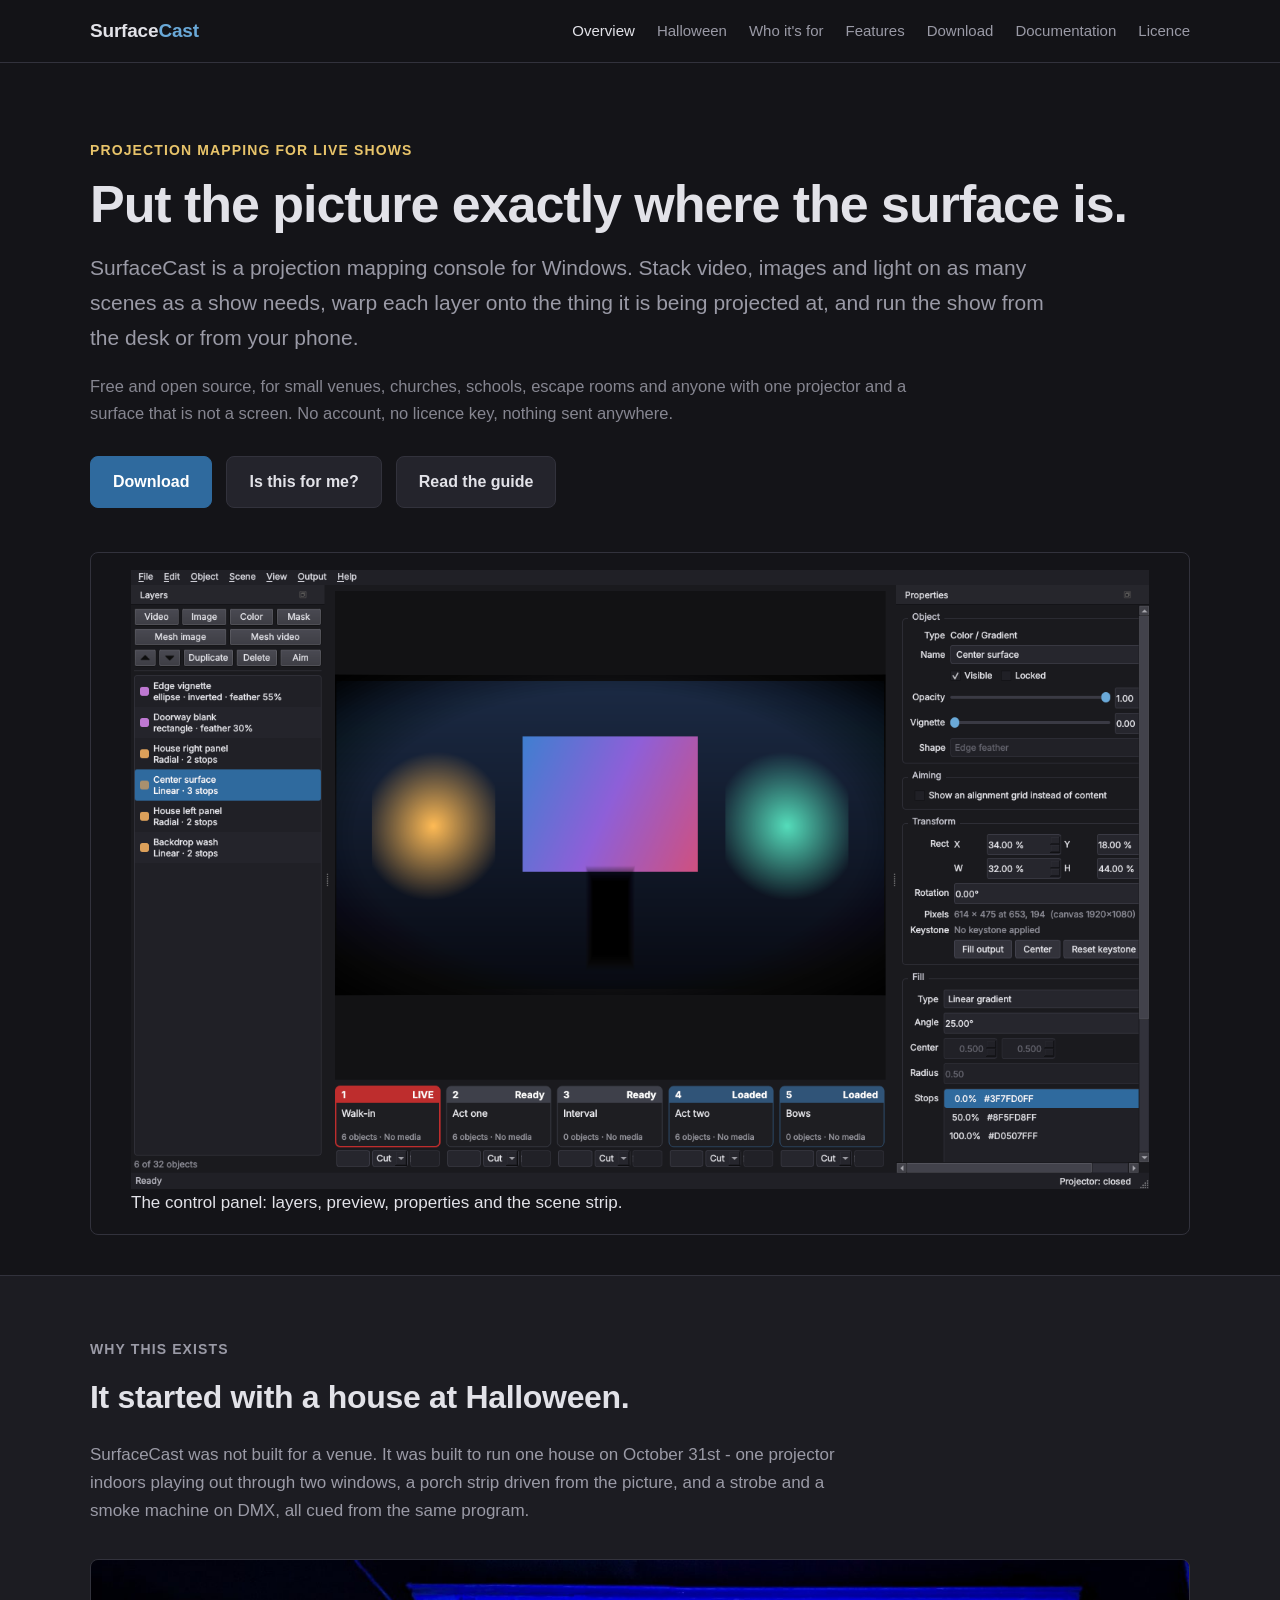
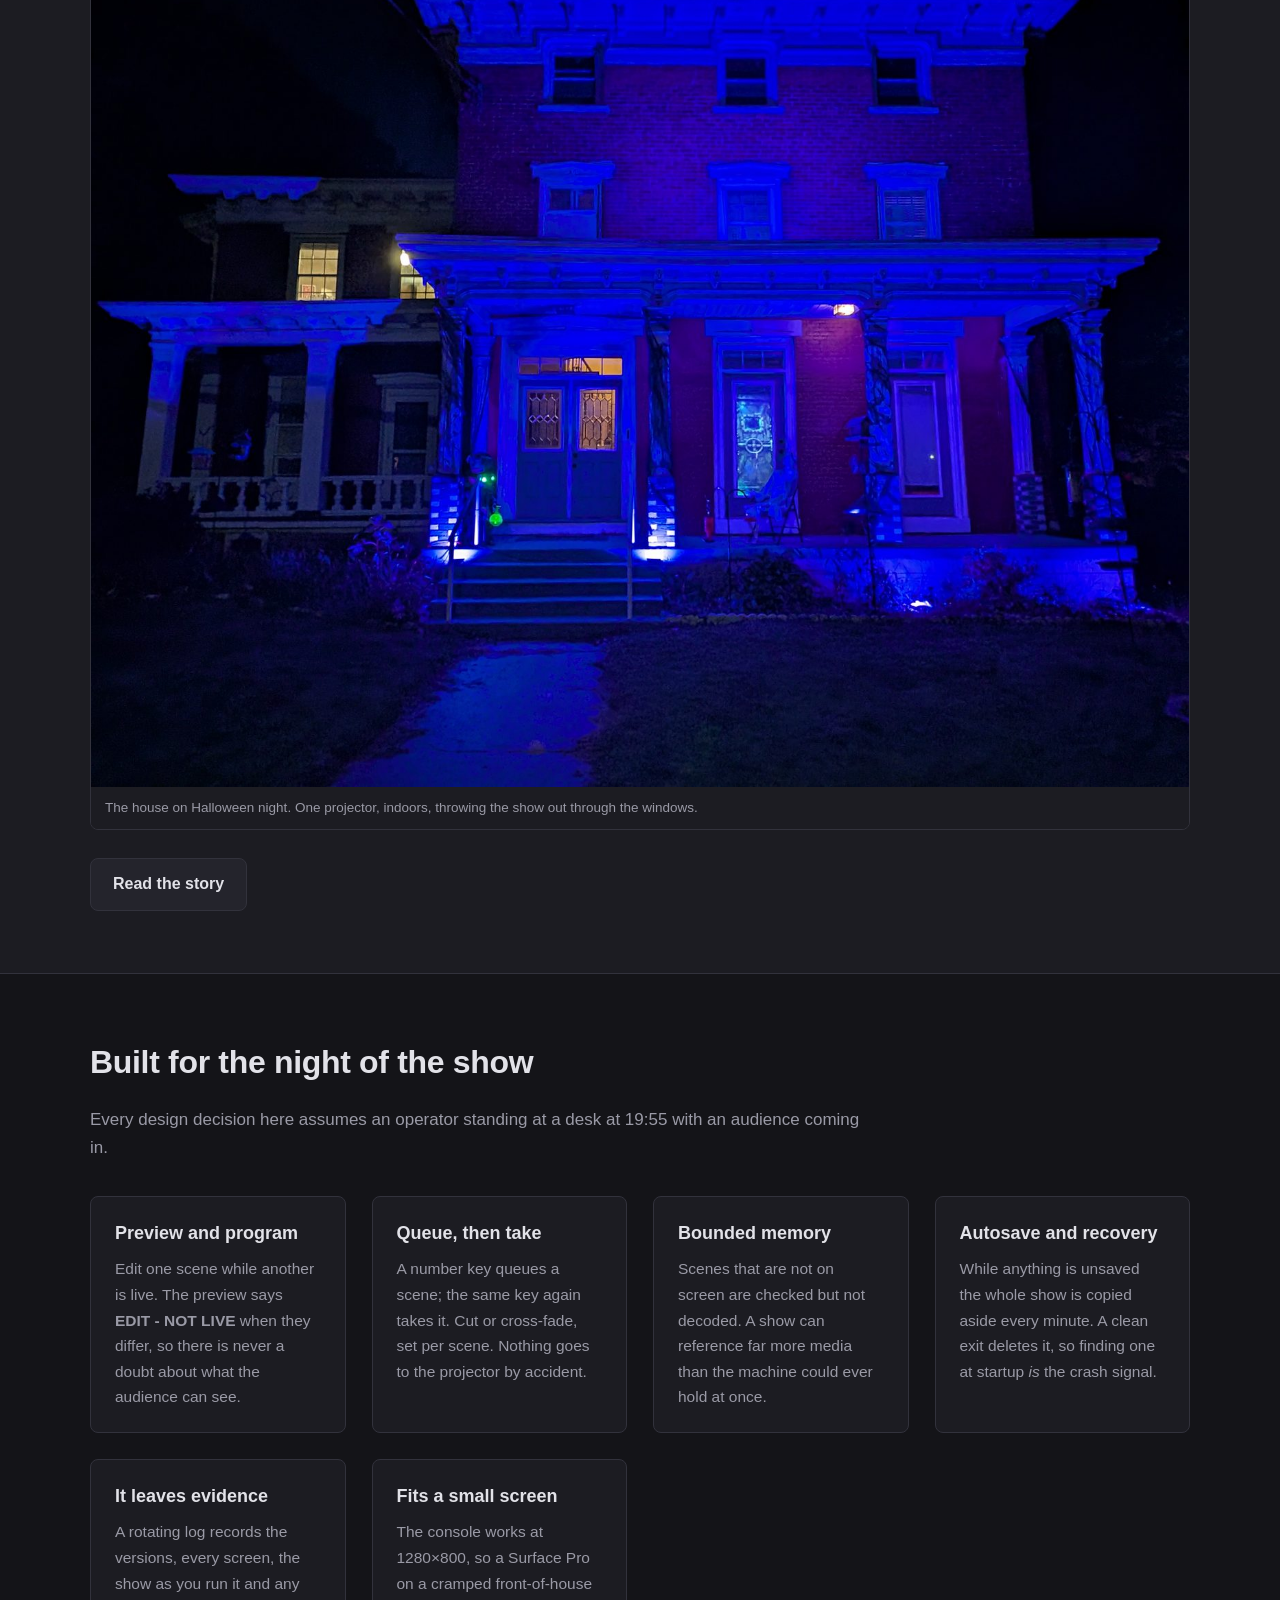
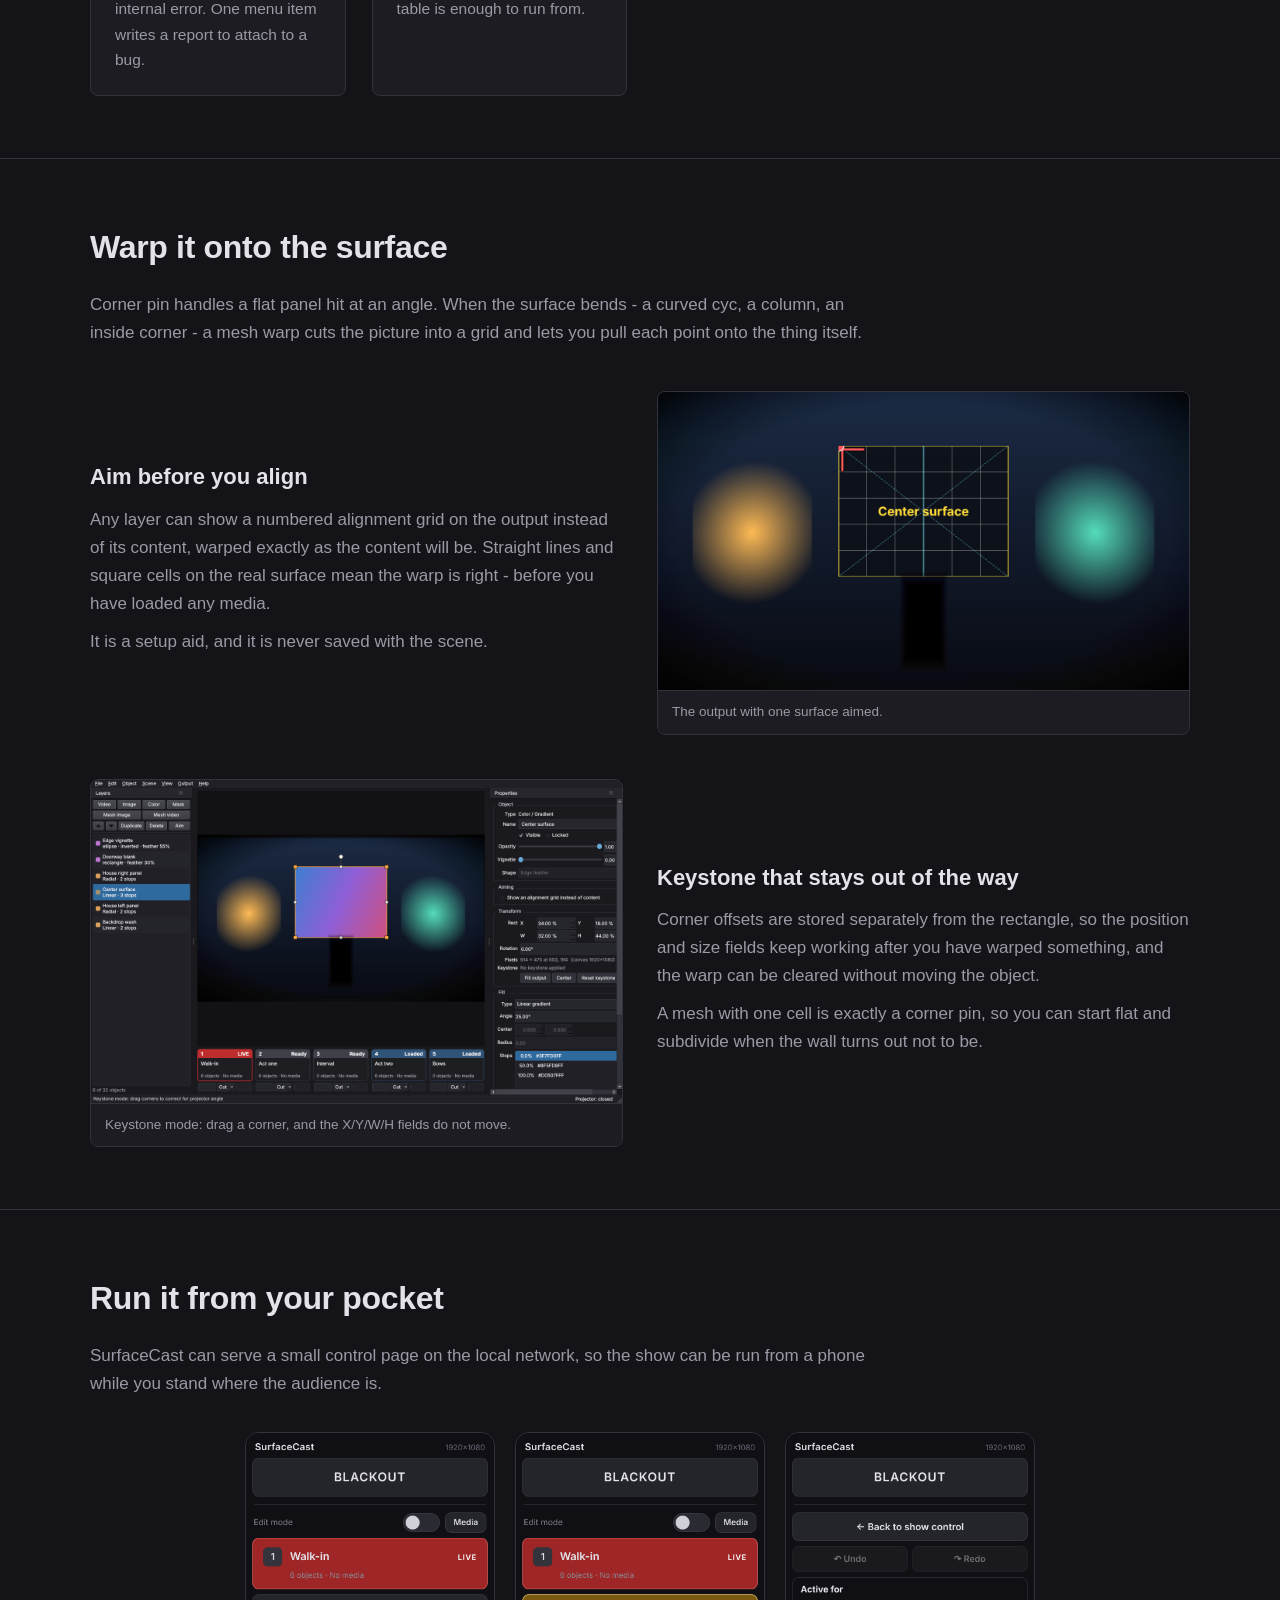
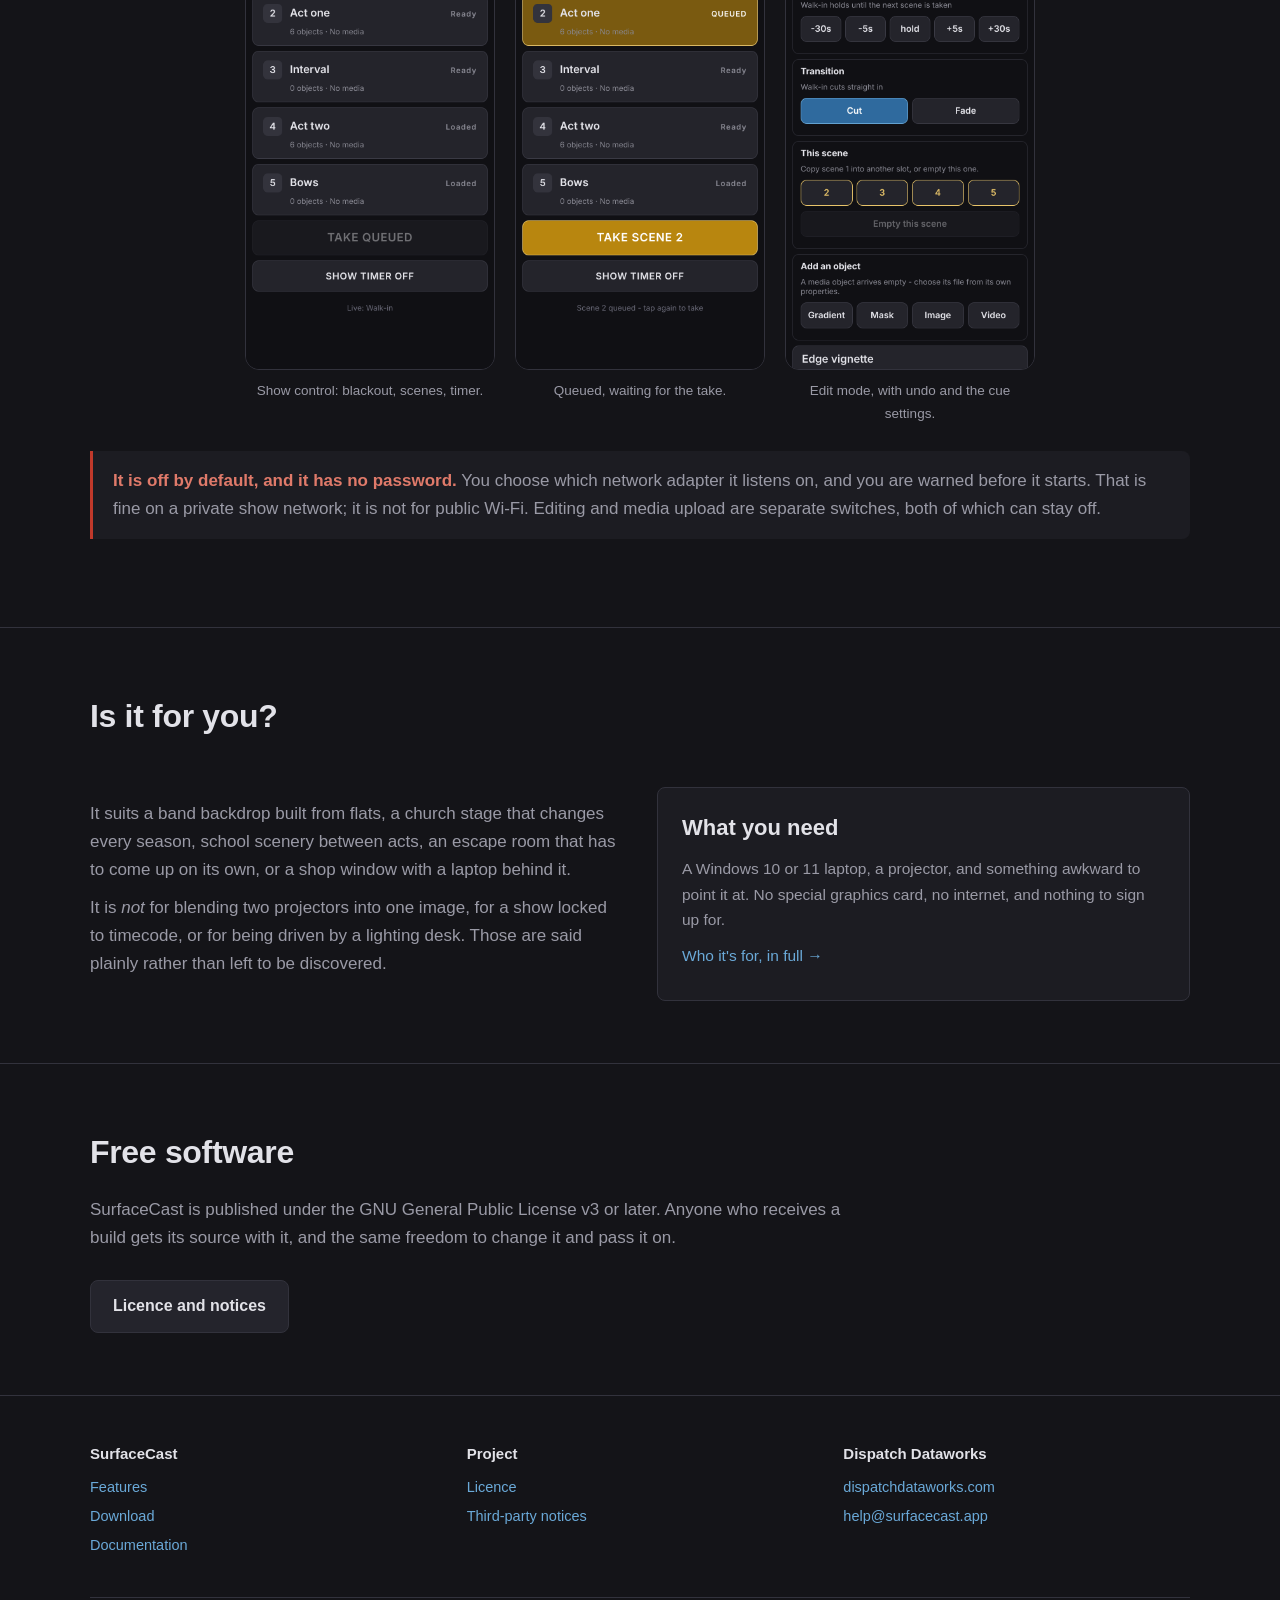
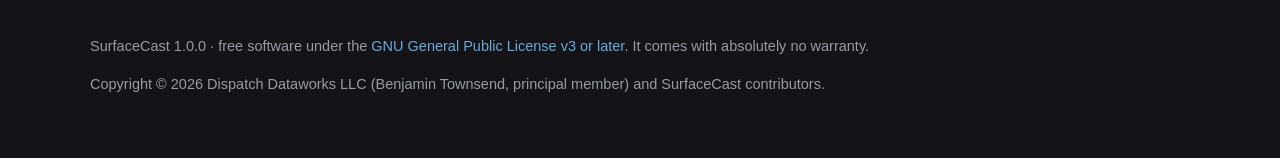
<file: index.html>
<!DOCTYPE html>
<html lang="en">
<head>
<meta charset="utf-8">
<meta name="viewport" content="width=device-width, initial-scale=1">
<title>SurfaceCast - projection mapping for live shows</title>
<meta name="description" content="Free, open-source projection mapping for Windows: warp video and images onto real surfaces and run the show from the desk or from a phone. For small venues, churches, schools and escape rooms.">
<meta property="og:title" content="SurfaceCast - projection mapping for live shows">
<meta property="og:description" content="Free, open-source projection mapping for Windows: warp video and images onto real surfaces and run the show from the desk or from a phone. For small venues, churches, schools and escape rooms.">
<meta property="og:type" content="website">
<link rel="icon" href="assets/favicon.svg" type="image/svg+xml">
<link rel="stylesheet" href="assets/site.css">
</head>
<body>
<header class="site-head">
  <div class="wrap">
    <a class="wordmark" href="index.html">Surface<span>Cast</span></a>
    <button class="nav-toggle" aria-expanded="false" hidden>Menu</button>
    <nav class="site-nav"><a href="index.html" aria-current="page">Overview</a><a href="halloween.html">Halloween</a><a href="who-its-for.html">Who it&#x27;s for</a><a href="features.html">Features</a><a href="download.html">Download</a><a href="docs/index.html">Documentation</a><a href="license.html">Licence</a></nav>
  </div>
</header>

<div class="hero">
  <div class="wrap">
    <p class="eyebrow">Projection mapping for live shows</p>
    <h1>Put the picture exactly where the surface is.</h1>
    <p class="lede">SurfaceCast is a projection mapping console for Windows. Stack video,
    images and light on as many scenes as a show needs, warp each layer onto the thing
    it is being projected at, and run the show from the desk or from your phone.</p>
    <p class="lede-sub">Free and open source, for small venues, churches, schools,
    escape rooms and anyone with one projector and a surface that is not a screen.
    No account, no licence key, nothing sent anywhere.</p>
    <div class="btn-row">
      <a class="btn btn-primary" href="download.html">Download</a>
      <a class="btn" href="who-its-for.html">Is this for me?</a>
      <a class="btn" href="docs/user-guide.html">Read the guide</a>
    </div>
    <div class="hero-shot"><figure><img src="assets/screens/console.png" alt="The SurfaceCast control panel running a show" loading="lazy" width="1368"><figcaption>The control panel: layers, preview, properties and the scene strip.</figcaption></figure></div>
  </div>
</div>

<section class="band">
  <div class="wrap">
    <p class="eyebrow">Why this exists</p>
    <h2>It started with a house at Halloween.</h2>
    <p>SurfaceCast was not built for a venue. It was built to run one house on
    October 31st - one projector indoors playing out through two windows, a porch
    strip driven from the picture, and a strobe and a smoke machine on DMX, all
    cued from the same program.</p>
    <div class="grid grid-2 demo-stills"><figure><img src="assets/demo/01-facade-blue.jpg" alt="The house on Halloween night. One projector, indoors, throwing the show out through the windows." loading="lazy" width="1600"><figcaption>The house on Halloween night. One projector, indoors, throwing the show out through the windows.</figcaption></figure></div>
    <div class="btn-row"><a class="btn" href="halloween.html">Read the story</a></div>
  </div>
</section>

<section>
  <div class="wrap">
    <h2>Built for the night of the show</h2>
    <p>Every design decision here assumes an operator standing at a desk at 19:55
    with an audience coming in.</p>
    <div class="grid grid-3">
      <div class="card"><h3>Preview and program</h3>
      <p>Edit one scene while another is live. The preview says <strong>EDIT - NOT LIVE</strong>
      when they differ, so there is never a doubt about what the audience can see.</p></div>
      <div class="card"><h3>Queue, then take</h3>
      <p>A number key queues a scene; the same key again takes it. Cut or cross-fade,
      set per scene. Nothing goes to the projector by accident.</p></div>
      <div class="card"><h3>Bounded memory</h3>
      <p>Scenes that are not on screen are checked but not decoded. A show can
      reference far more media than the machine could ever hold at once.</p></div>
      <div class="card"><h3>Autosave and recovery</h3>
      <p>While anything is unsaved the whole show is copied aside every minute.
      A clean exit deletes it, so finding one at startup <em>is</em> the crash signal.</p></div>
      <div class="card"><h3>It leaves evidence</h3>
      <p>A rotating log records the versions, every screen, the show as you run it and
      any internal error. One menu item writes a report to attach to a bug.</p></div>
      <div class="card"><h3>Fits a small screen</h3>
      <p>The console works at 1280&times;800, so a Surface Pro on a cramped
      front-of-house table is enough to run from.</p></div>
    </div>
  </div>
</section>

<section>
  <div class="wrap">
    <h2>Warp it onto the surface</h2>
    <p>Corner pin handles a flat panel hit at an angle. When the surface bends -
    a curved cyc, a column, an inside corner - a mesh warp cuts the picture into a
    grid and lets you pull each point onto the thing itself.</p>
    <div class="feature">
      <div>
        <h3>Aim before you align</h3>
        <p>Any layer can show a numbered alignment grid on the output instead of its
        content, warped exactly as the content will be. Straight lines and square cells
        on the real surface mean the warp is right - before you have loaded any media.</p>
        <p>It is a setup aid, and it is never saved with the scene.</p>
      </div>
      <figure><img src="assets/screens/projector-aiming.png" alt="A projector output with an alignment grid on one surface" loading="lazy" width="1368"><figcaption>The output with one surface aimed.</figcaption></figure>
    </div>
    <div class="feature">
      <figure><img src="assets/screens/console-keystone.png" alt="The control panel in keystone mode" loading="lazy" width="1368"><figcaption>Keystone mode: drag a corner, and the X/Y/W/H fields do not move.</figcaption></figure>
      <div>
        <h3>Keystone that stays out of the way</h3>
        <p>Corner offsets are stored separately from the rectangle, so the position and
        size fields keep working after you have warped something, and the warp can be
        cleared without moving the object.</p>
        <p>A mesh with one cell is exactly a corner pin, so you can start flat and
        subdivide when the wall turns out not to be.</p>
      </div>
    </div>
  </div>
</section>

<section>
  <div class="wrap">
    <h2>Run it from your pocket</h2>
    <p>SurfaceCast can serve a small control page on the local network, so the show can
    be run from a phone while you stand where the audience is.</p>
    <div class="phones">
      <figure><img src="assets/screens/phone-show.png" alt="The remote control page on a phone" loading="lazy">
      <figcaption>Show control: blackout, scenes, timer.</figcaption></figure>
      <figure><img src="assets/screens/phone-queued.png" alt="A scene queued on the phone remote" loading="lazy">
      <figcaption>Queued, waiting for the take.</figcaption></figure>
      <figure><img src="assets/screens/phone-edit.png" alt="Editing a scene from the phone" loading="lazy">
      <figcaption>Edit mode, with undo and the cue settings.</figcaption></figure>
    </div>
    <div class="note warn">
      <p><strong>It is off by default, and it has no password.</strong> You choose which
      network adapter it listens on, and you are warned before it starts. That is fine on
      a private show network; it is not for public Wi-Fi. Editing and media upload are
      separate switches, both of which can stay off.</p>
    </div>
  </div>
</section>

<section>
  <div class="wrap">
    <h2>Is it for you?</h2>
    <div class="feature">
      <div>
        <p>It suits a band backdrop built from flats, a church stage that changes every
        season, school scenery between acts, an escape room that has to come up on its
        own, or a shop window with a laptop behind it.</p>
        <p>It is <em>not</em> for blending two projectors into one image, for a show
        locked to timecode, or for being driven by a lighting desk. Those are said
        plainly rather than left to be discovered.</p>
      </div>
      <div class="card"><h3>What you need</h3>
      <p>A Windows 10 or 11 laptop, a projector, and something awkward to point it at.
      No special graphics card, no internet, and nothing to sign up for.</p>
      <p><a href="who-its-for.html">Who it's for, in full &rarr;</a></p></div>
    </div>
  </div>
</section>

<section>
  <div class="wrap">
    <h2>Free software</h2>
    <p>SurfaceCast is published under the GNU General Public License v3 or later.
    Anyone who receives a build gets its source with it, and the same freedom to change
    it and pass it on.</p>
    <div class="btn-row">
      <a class="btn" href="license.html">Licence and notices</a>
    </div>
  </div>
</section>

<footer class="site-foot">
  <div class="wrap">
    <div class="cols">
      <div>
        <h4>SurfaceCast</h4>
        <ul>
          <li><a href="features.html">Features</a></li>
          <li><a href="download.html">Download</a></li>
          <li><a href="docs/index.html">Documentation</a></li>
        </ul>
      </div>
      <div>
        <h4>Project</h4>
        <ul>
          <li><a href="license.html">Licence</a></li>
          <li><a href="docs/notices.html">Third-party notices</a></li>
        </ul>
      </div>
      <div>
        <h4>Dispatch Dataworks</h4>
        <ul>
          <li><a href="https://dispatchdataworks.com">dispatchdataworks.com</a></li>
          <li><a href="mailto:help@surfacecast.app">help@surfacecast.app</a></li>
        </ul>
      </div>
    </div>
    <div class="legal">
      <p>SurfaceCast 1.0.0 &middot; free software under the
      <a href="license.html">GNU General Public License v3 or later</a>.
      It comes with absolutely no warranty.</p>
      <p>Copyright &copy; 2026 Dispatch Dataworks LLC (Benjamin Townsend, principal member) and SurfaceCast contributors.</p>
    </div>
  </div>
</footer>
<script src="assets/site.js" defer></script>
</body>
</html>
</file>
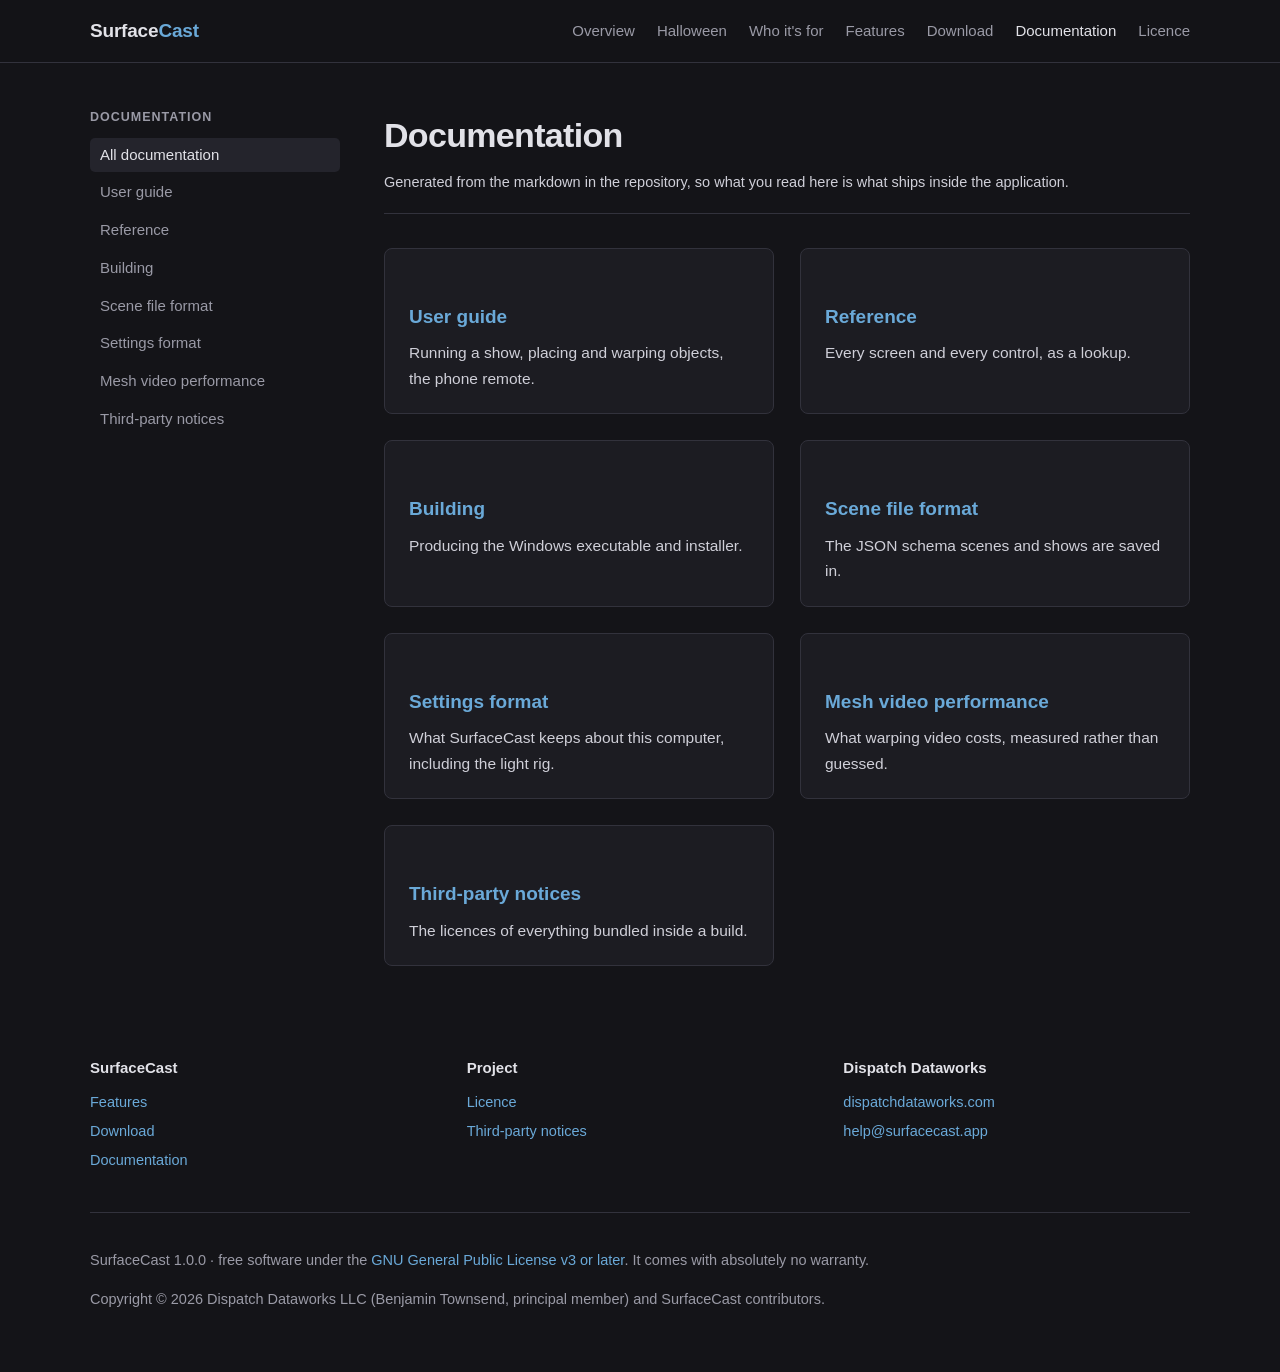
<file: docs/index.html>
<!DOCTYPE html>
<html lang="en">
<head>
<meta charset="utf-8">
<meta name="viewport" content="width=device-width, initial-scale=1">
<title>Documentation - SurfaceCast</title>
<meta name="description" content="The SurfaceCast user guide, file format, build instructions and licences.">
<meta property="og:title" content="Documentation - SurfaceCast">
<meta property="og:description" content="The SurfaceCast user guide, file format, build instructions and licences.">
<meta property="og:type" content="website">
<link rel="icon" href="../assets/favicon.svg" type="image/svg+xml">
<link rel="stylesheet" href="../assets/site.css">
</head>
<body>
<header class="site-head">
  <div class="wrap">
    <a class="wordmark" href="../index.html">Surface<span>Cast</span></a>
    <button class="nav-toggle" aria-expanded="false" hidden>Menu</button>
    <nav class="site-nav"><a href="../index.html">Overview</a><a href="../halloween.html">Halloween</a><a href="../who-its-for.html">Who it&#x27;s for</a><a href="../features.html">Features</a><a href="../download.html">Download</a><a href="../docs/index.html" aria-current="page">Documentation</a><a href="../license.html">Licence</a></nav>
  </div>
</header>

<div class="wrap">
  <div class="doc-layout">
    <nav class="doc-nav"><h4>Documentation</h4><ul><li><a href="index.html" aria-current="page">All documentation</a></li><li><a href="user-guide.html">User guide</a></li><li><a href="reference.html">Reference</a></li><li><a href="building.html">Building</a></li><li><a href="scene-format.html">Scene file format</a></li><li><a href="settings-format.html">Settings format</a></li><li><a href="mesh-video.html">Mesh video performance</a></li><li><a href="notices.html">Third-party notices</a></li></ul></nav>
    <div class="doc-body">
      <h1>Documentation</h1>
      <p class="doc-meta">Generated from the markdown in the repository, so what you read
      here is what ships inside the application.</p>
      <div class="grid grid-2"><div class="card"><h3><a href="user-guide.html">User guide</a></h3><p>Running a show, placing and warping objects, the phone remote.</p></div><div class="card"><h3><a href="reference.html">Reference</a></h3><p>Every screen and every control, as a lookup.</p></div><div class="card"><h3><a href="building.html">Building</a></h3><p>Producing the Windows executable and installer.</p></div><div class="card"><h3><a href="scene-format.html">Scene file format</a></h3><p>The JSON schema scenes and shows are saved in.</p></div><div class="card"><h3><a href="settings-format.html">Settings format</a></h3><p>What SurfaceCast keeps about this computer, including the light rig.</p></div><div class="card"><h3><a href="mesh-video.html">Mesh video performance</a></h3><p>What warping video costs, measured rather than guessed.</p></div><div class="card"><h3><a href="notices.html">Third-party notices</a></h3><p>The licences of everything bundled inside a build.</p></div></div>
    </div>
  </div>
</div>

<footer class="site-foot">
  <div class="wrap">
    <div class="cols">
      <div>
        <h4>SurfaceCast</h4>
        <ul>
          <li><a href="../features.html">Features</a></li>
          <li><a href="../download.html">Download</a></li>
          <li><a href="../docs/index.html">Documentation</a></li>
        </ul>
      </div>
      <div>
        <h4>Project</h4>
        <ul>
          <li><a href="../license.html">Licence</a></li>
          <li><a href="../docs/notices.html">Third-party notices</a></li>
        </ul>
      </div>
      <div>
        <h4>Dispatch Dataworks</h4>
        <ul>
          <li><a href="https://dispatchdataworks.com">dispatchdataworks.com</a></li>
          <li><a href="mailto:help@surfacecast.app">help@surfacecast.app</a></li>
        </ul>
      </div>
    </div>
    <div class="legal">
      <p>SurfaceCast 1.0.0 &middot; free software under the
      <a href="../license.html">GNU General Public License v3 or later</a>.
      It comes with absolutely no warranty.</p>
      <p>Copyright &copy; 2026 Dispatch Dataworks LLC (Benjamin Townsend, principal member) and SurfaceCast contributors.</p>
    </div>
  </div>
</footer>
<script src="../assets/site.js" defer></script>
</body>
</html>
</file>
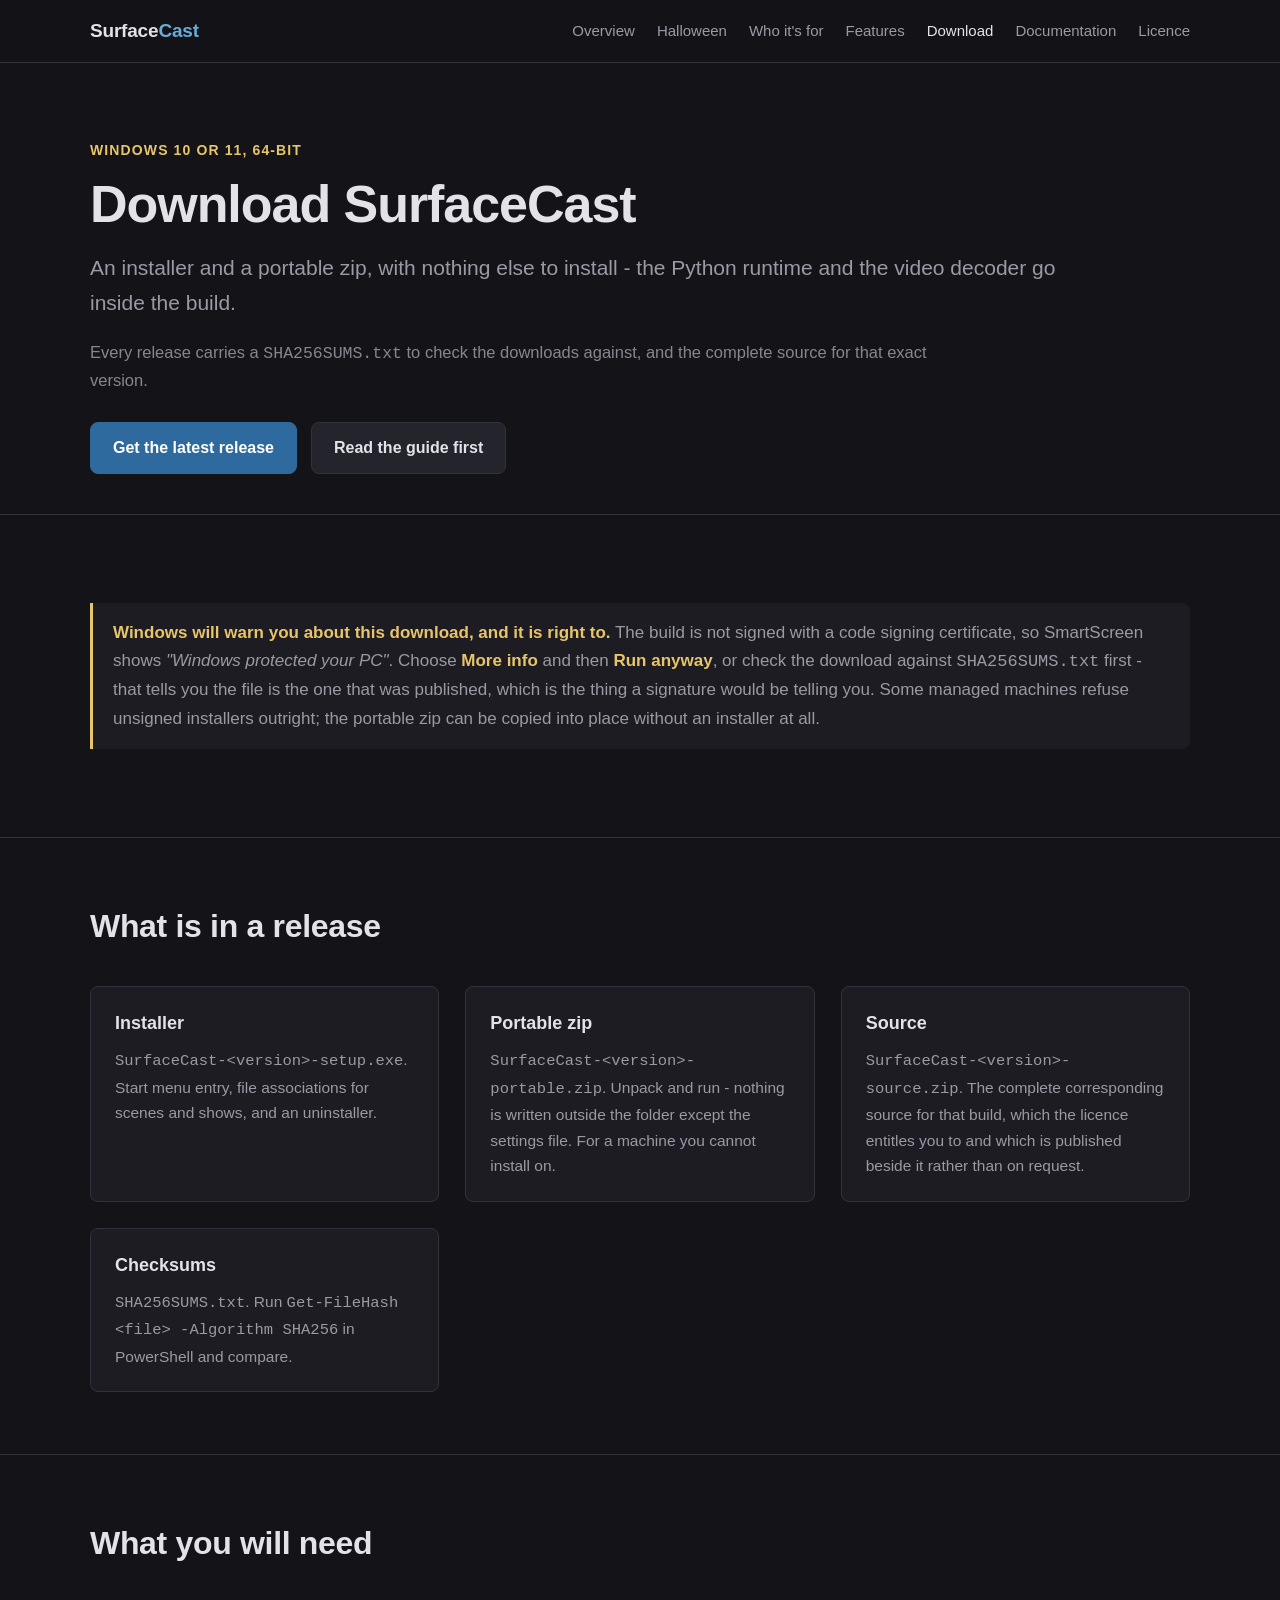
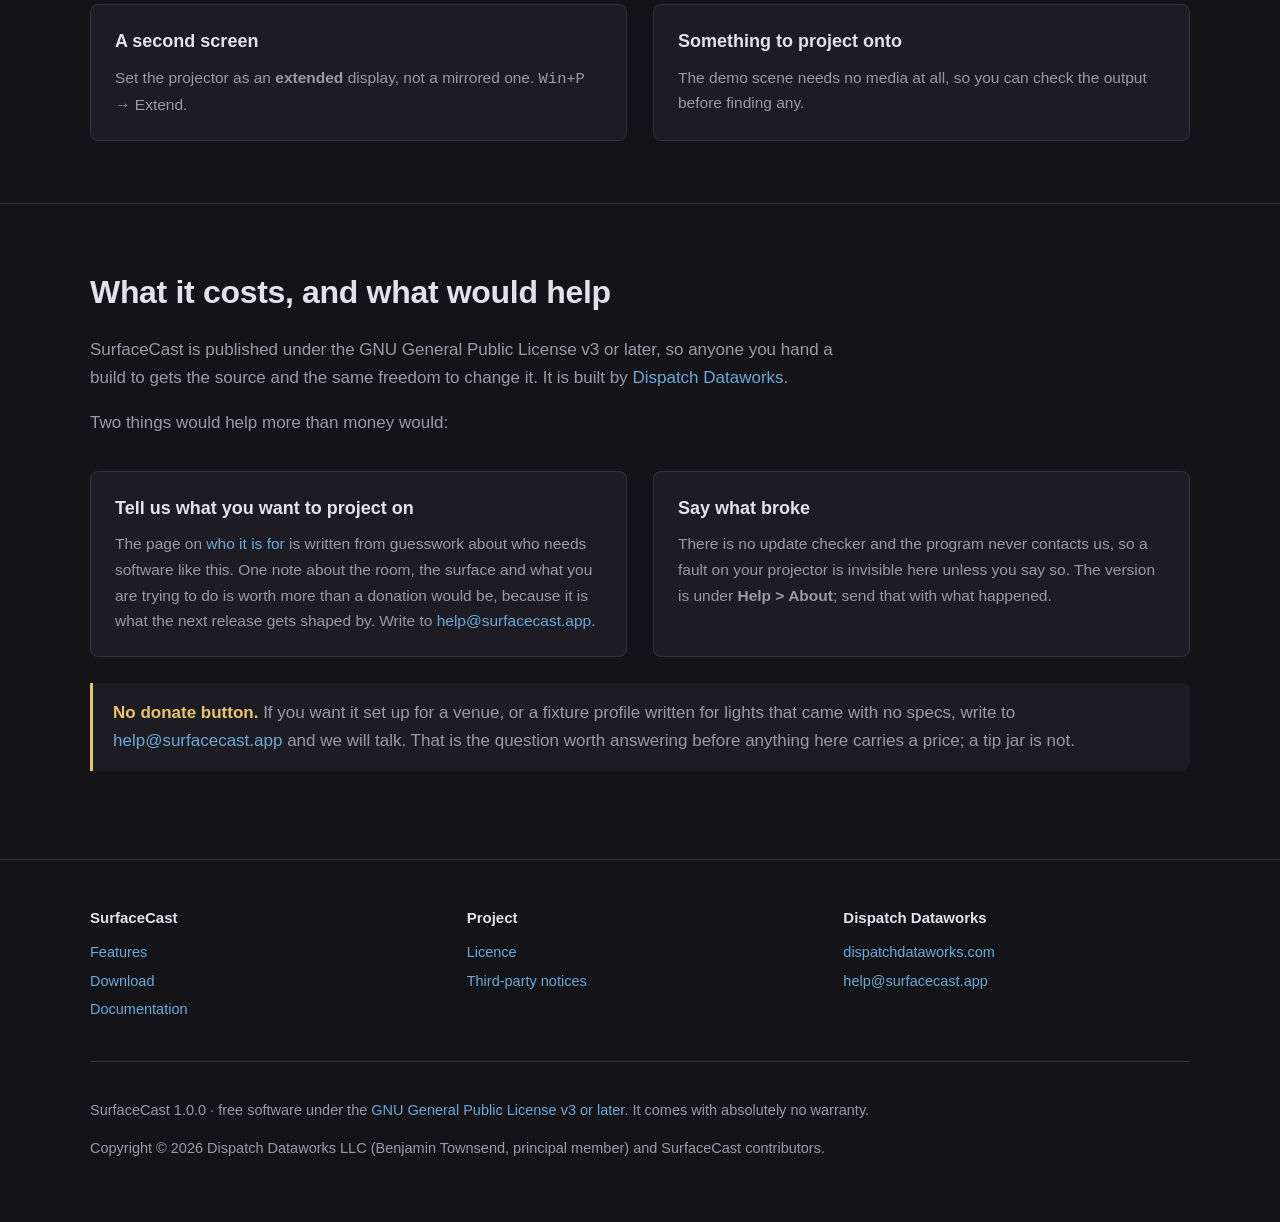
<file: download.html>
<!DOCTYPE html>
<html lang="en">
<head>
<meta charset="utf-8">
<meta name="viewport" content="width=device-width, initial-scale=1">
<title>Download SurfaceCast</title>
<meta name="description" content="SurfaceCast for Windows 10 and 11: installer, portable zip, checksums and the source for each build.">
<meta property="og:title" content="Download SurfaceCast">
<meta property="og:description" content="SurfaceCast for Windows 10 and 11: installer, portable zip, checksums and the source for each build.">
<meta property="og:type" content="website">
<link rel="icon" href="assets/favicon.svg" type="image/svg+xml">
<link rel="stylesheet" href="assets/site.css">
</head>
<body>
<header class="site-head">
  <div class="wrap">
    <a class="wordmark" href="index.html">Surface<span>Cast</span></a>
    <button class="nav-toggle" aria-expanded="false" hidden>Menu</button>
    <nav class="site-nav"><a href="index.html">Overview</a><a href="halloween.html">Halloween</a><a href="who-its-for.html">Who it&#x27;s for</a><a href="features.html">Features</a><a href="download.html" aria-current="page">Download</a><a href="docs/index.html">Documentation</a><a href="license.html">Licence</a></nav>
  </div>
</header>

<div class="hero">
  <div class="wrap">
    <p class="eyebrow">Windows 10 or 11, 64-bit</p>
    <h1>Download SurfaceCast</h1>
    <p class="lede">An installer and a portable zip, with nothing else to install -
    the Python runtime and the video decoder go inside the build.</p>
    <p class="lede-sub">Every release carries a <code>SHA256SUMS.txt</code> to check
    the downloads against, and the complete source for that exact version.</p>
    <div class="btn-row">
      <a class="btn btn-primary" href="https://github.com/benjaminarthurt/surfacecast.app/releases/latest">Get the latest release</a>
      <a class="btn" href="docs/user-guide.html">Read the guide first</a>
    </div>
  </div>
</div>

<section>
  <div class="wrap">
    <div class="note">
      <p><strong>Windows will warn you about this download, and it is right to.</strong>
      The build is not signed with a code signing certificate, so SmartScreen shows
      <em>"Windows protected your PC"</em>. Choose <strong>More info</strong> and then
      <strong>Run anyway</strong>, or check the download against
      <code>SHA256SUMS.txt</code> first - that tells you the file is the one that was
      published, which is the thing a signature would be telling you. Some managed
      machines refuse unsigned installers outright; the portable zip can be copied
      into place without an installer at all.</p>
    </div>
  </div>
</section>

<section>
  <div class="wrap">
    <h2>What is in a release</h2>
    <div class="grid grid-2">
      <div class="card"><h3>Installer</h3>
      <p><code>SurfaceCast-&lt;version&gt;-setup.exe</code>. Start menu entry, file
      associations for scenes and shows, and an uninstaller.</p></div>
      <div class="card"><h3>Portable zip</h3>
      <p><code>SurfaceCast-&lt;version&gt;-portable.zip</code>. Unpack and run - nothing
      is written outside the folder except the settings file. For a machine you cannot
      install on.</p></div>
      <div class="card"><h3>Source</h3>
      <p><code>SurfaceCast-&lt;version&gt;-source.zip</code>. The complete corresponding
      source for that build, which the licence entitles you to and which is published
      beside it rather than on request.</p></div>
      <div class="card"><h3>Checksums</h3>
      <p><code>SHA256SUMS.txt</code>. Run
      <code>Get-FileHash &lt;file&gt; -Algorithm SHA256</code> in PowerShell and compare.</p></div>
    </div>
  </div>
</section>

<section>
  <div class="wrap">
    <h2>What you will need</h2>
    <div class="grid grid-2">
      <div class="card"><h3>A second screen</h3><p>Set the projector as an
      <strong>extended</strong> display, not a mirrored one.
      <kbd>Win</kbd>+<kbd>P</kbd> &rarr; Extend.</p></div>
      <div class="card"><h3>Something to project onto</h3><p>The demo scene needs no
      media at all, so you can check the output before finding any.</p></div>
    </div>
  </div>
</section>

<section>
  <div class="wrap">
    <h2>What it costs, and what would help</h2>
    <p>SurfaceCast is published under the GNU General Public License v3 or later,
    so anyone you hand a build to gets the source and the same freedom to change it.
    It is built by <a href="https://dispatchdataworks.com">Dispatch Dataworks</a>.</p>
    <p>Two things would help more than money would:</p>
    <div class="grid grid-2">
      <div class="card">
        <h3>Tell us what you want to project on</h3>
        <p>The page on <a href="who-its-for.html">who it is for</a> is written from
        guesswork about who needs software like this. One note about the room, the
        surface and what you are trying to do is worth more than a donation would be,
        because it is what the next release gets shaped by. Write to
        <a href="mailto:help@surfacecast.app">help@surfacecast.app</a>.</p>
      </div>
      <div class="card">
        <h3>Say what broke</h3>
        <p>There is no update checker and the program never contacts us, so a fault on
        your projector is invisible here unless you say so. The version is under
        <strong>Help &gt; About</strong>; send that with what happened.</p>
      </div>
    </div>
    <div class="note">
      <p><strong>No donate button.</strong> If you want it set up for a venue, or a
      fixture profile written for lights that came with no specs, write to
      <a href="mailto:help@surfacecast.app">help@surfacecast.app</a> and we will talk. That is the
      question worth answering before anything here carries a price; a tip jar is
      not.</p>
    </div>
  </div>
</section>

<footer class="site-foot">
  <div class="wrap">
    <div class="cols">
      <div>
        <h4>SurfaceCast</h4>
        <ul>
          <li><a href="features.html">Features</a></li>
          <li><a href="download.html">Download</a></li>
          <li><a href="docs/index.html">Documentation</a></li>
        </ul>
      </div>
      <div>
        <h4>Project</h4>
        <ul>
          <li><a href="license.html">Licence</a></li>
          <li><a href="docs/notices.html">Third-party notices</a></li>
        </ul>
      </div>
      <div>
        <h4>Dispatch Dataworks</h4>
        <ul>
          <li><a href="https://dispatchdataworks.com">dispatchdataworks.com</a></li>
          <li><a href="mailto:help@surfacecast.app">help@surfacecast.app</a></li>
        </ul>
      </div>
    </div>
    <div class="legal">
      <p>SurfaceCast 1.0.0 &middot; free software under the
      <a href="license.html">GNU General Public License v3 or later</a>.
      It comes with absolutely no warranty.</p>
      <p>Copyright &copy; 2026 Dispatch Dataworks LLC (Benjamin Townsend, principal member) and SurfaceCast contributors.</p>
    </div>
  </div>
</footer>
<script src="assets/site.js" defer></script>
</body>
</html>
</file>
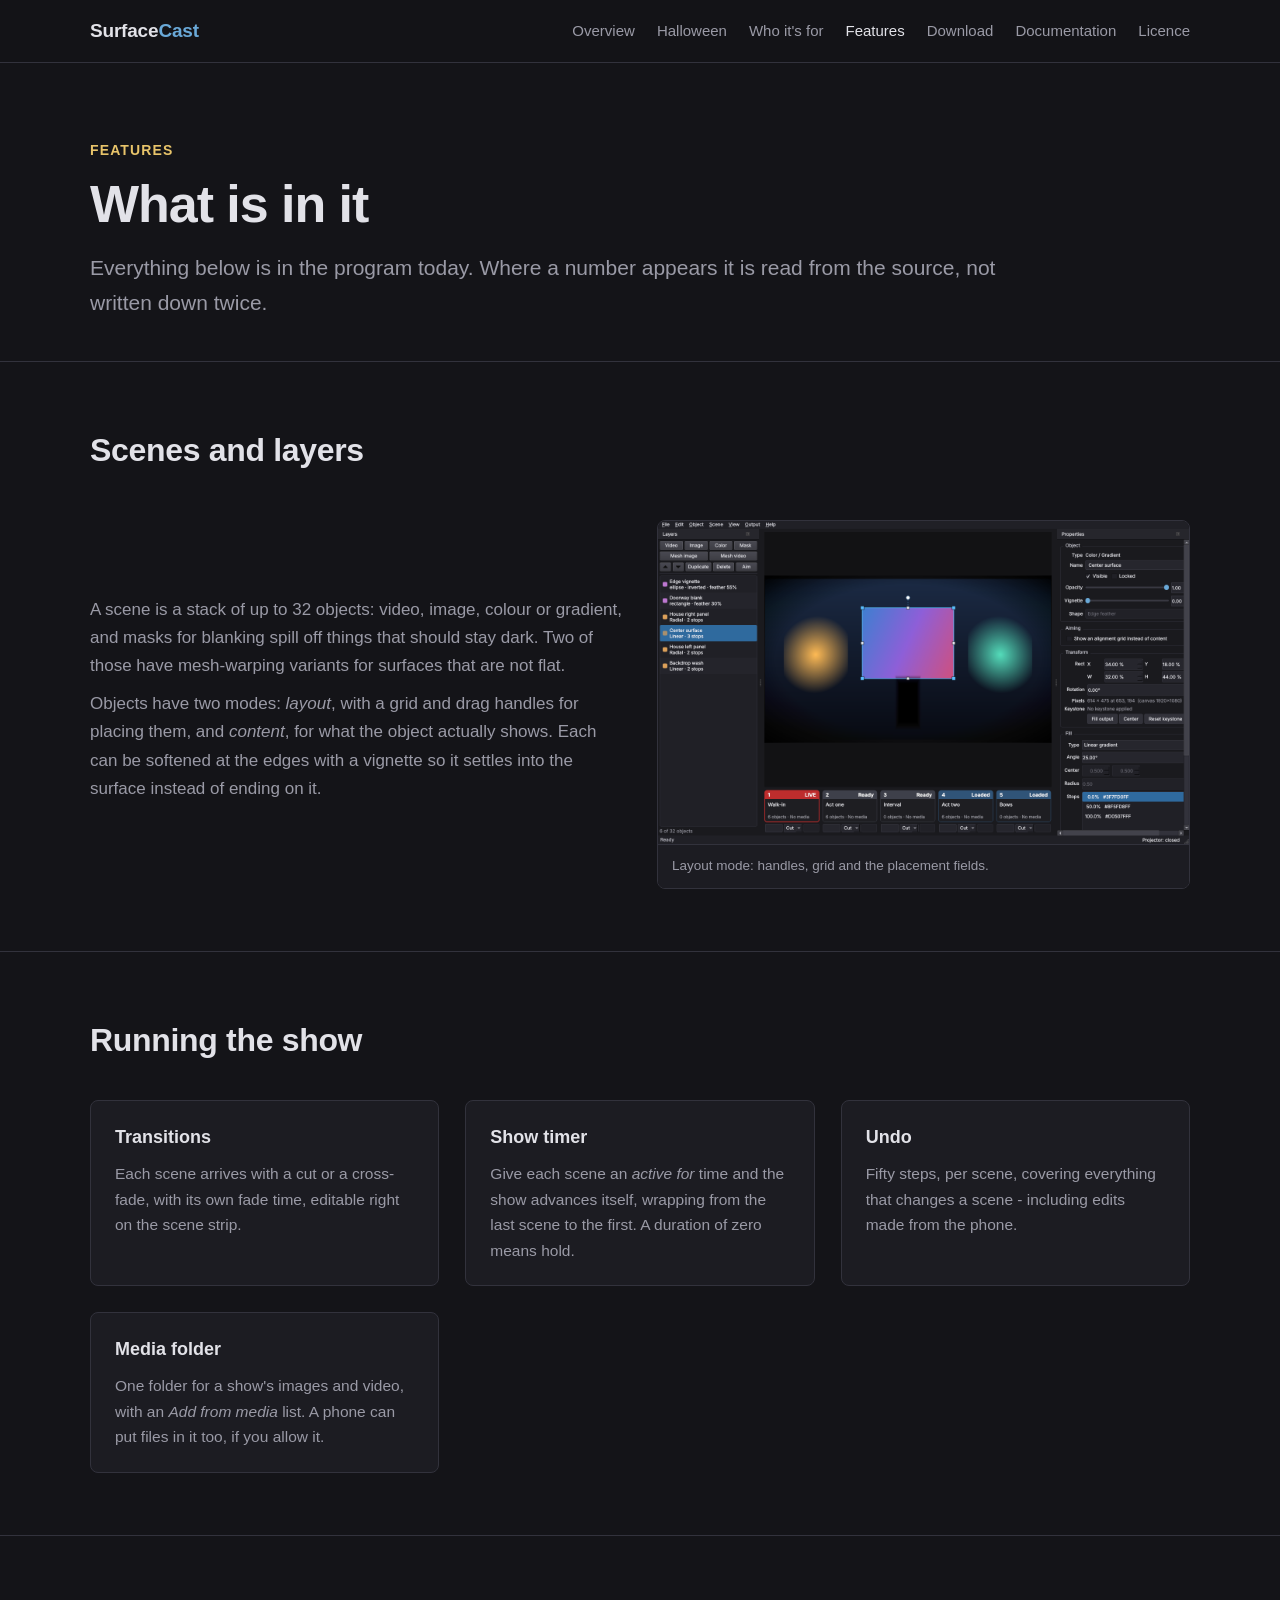
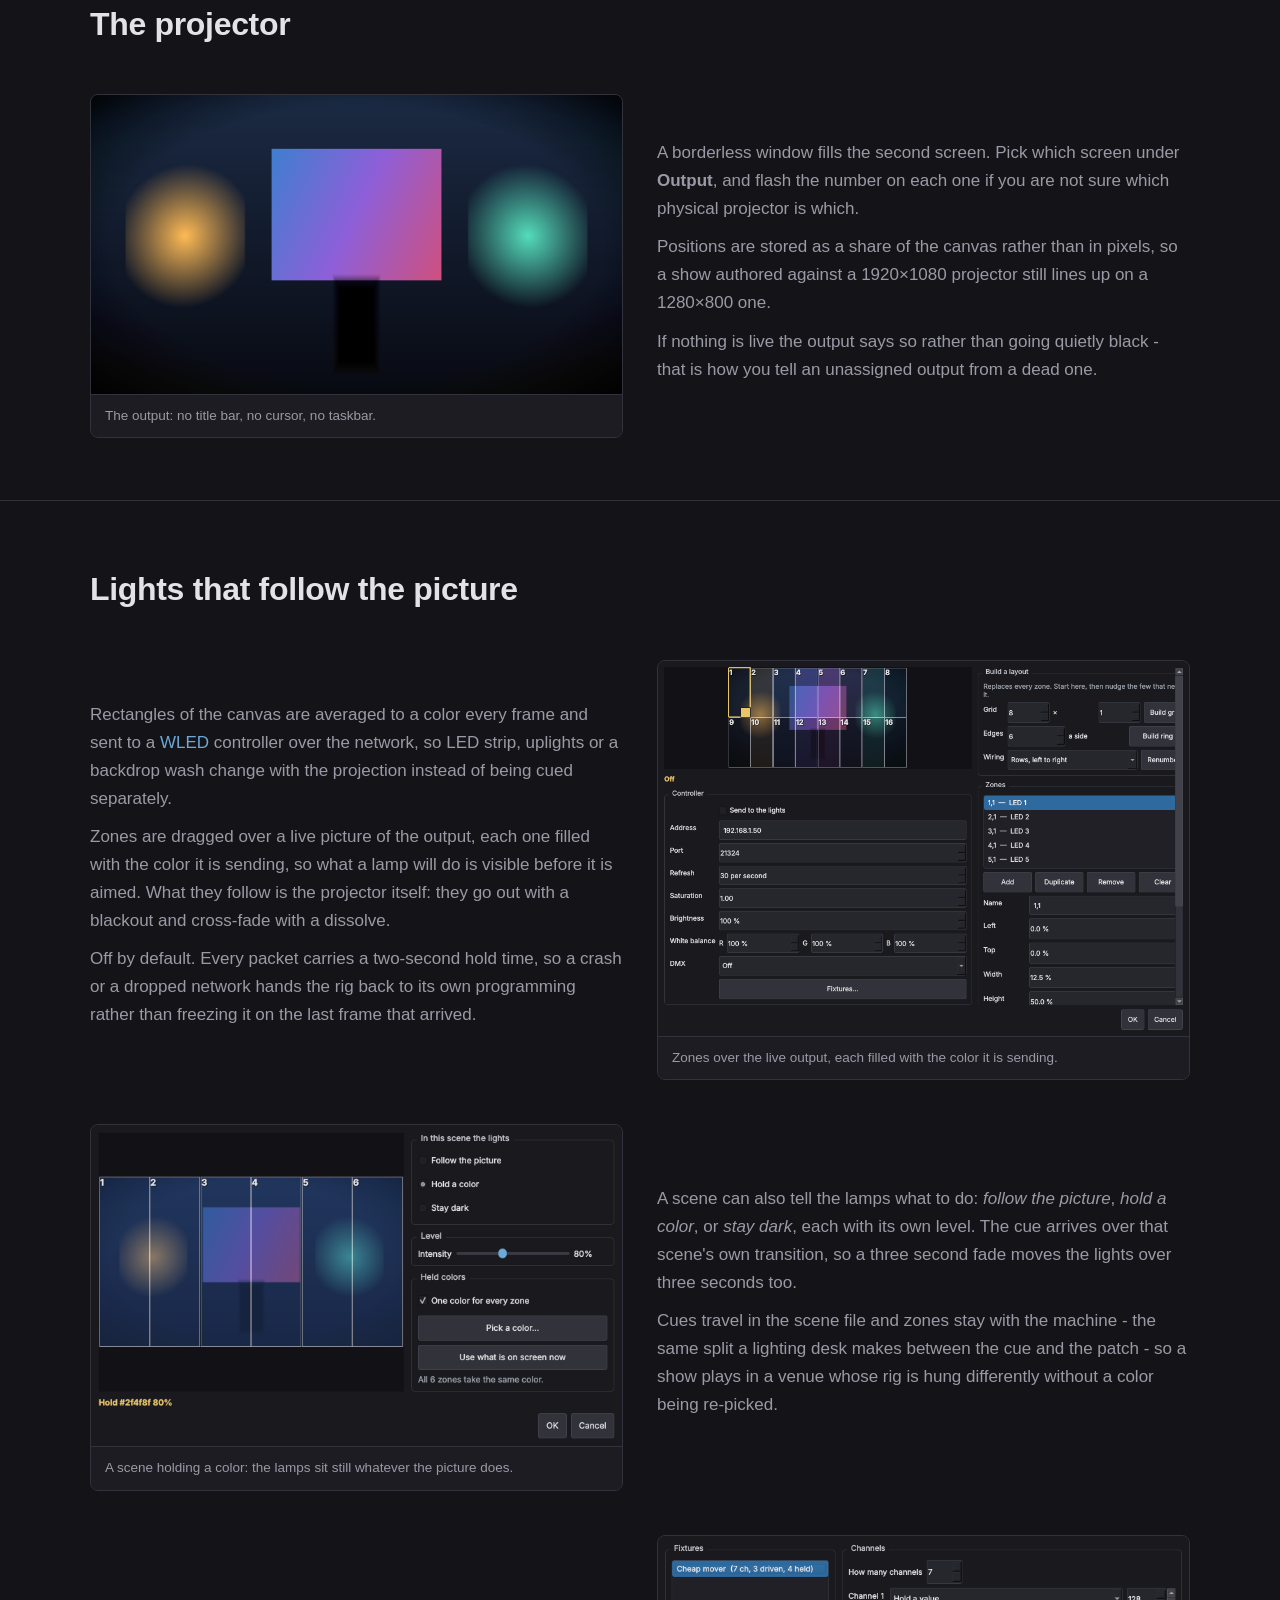
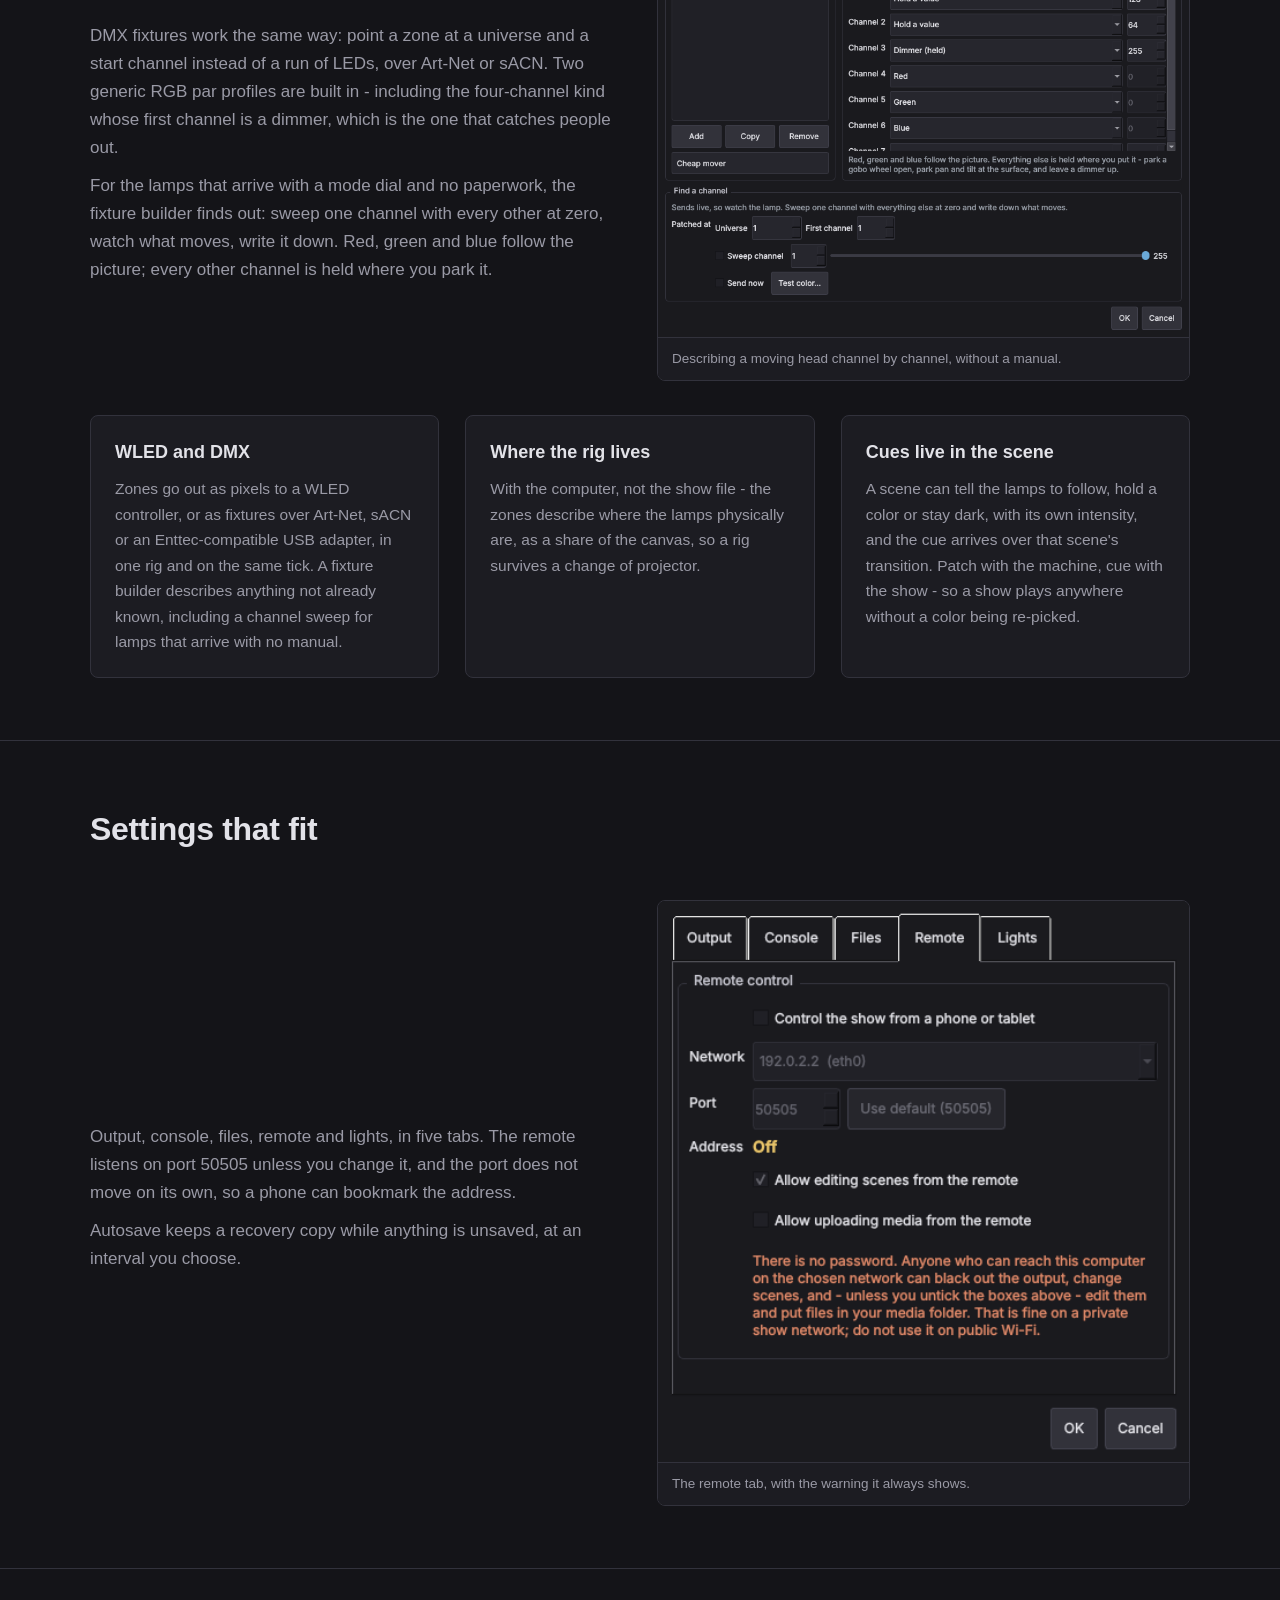
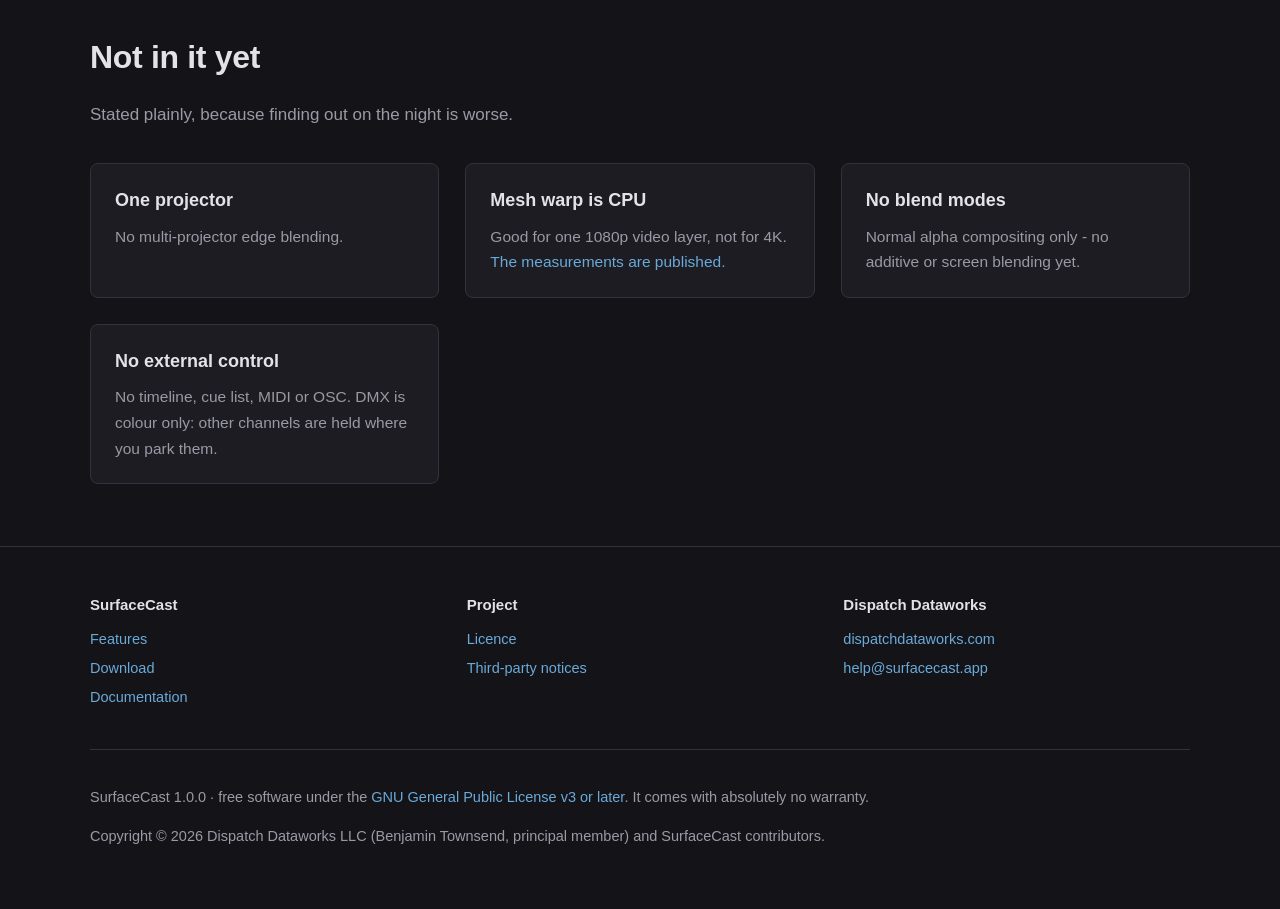
<file: features.html>
<!DOCTYPE html>
<html lang="en">
<head>
<meta charset="utf-8">
<meta name="viewport" content="width=device-width, initial-scale=1">
<title>Features - SurfaceCast</title>
<meta name="description" content="Scenes, layers, mesh warp, transitions, the show timer, the phone remote and WLED light cues.">
<meta property="og:title" content="Features - SurfaceCast">
<meta property="og:description" content="Scenes, layers, mesh warp, transitions, the show timer, the phone remote and WLED light cues.">
<meta property="og:type" content="website">
<link rel="icon" href="assets/favicon.svg" type="image/svg+xml">
<link rel="stylesheet" href="assets/site.css">
</head>
<body>
<header class="site-head">
  <div class="wrap">
    <a class="wordmark" href="index.html">Surface<span>Cast</span></a>
    <button class="nav-toggle" aria-expanded="false" hidden>Menu</button>
    <nav class="site-nav"><a href="index.html">Overview</a><a href="halloween.html">Halloween</a><a href="who-its-for.html">Who it&#x27;s for</a><a href="features.html" aria-current="page">Features</a><a href="download.html">Download</a><a href="docs/index.html">Documentation</a><a href="license.html">Licence</a></nav>
  </div>
</header>

<div class="hero">
  <div class="wrap">
    <p class="eyebrow">Features</p>
    <h1>What is in it</h1>
    <p class="lede">Everything below is in the program today. Where a number appears it
    is read from the source, not written down twice.</p>
  </div>
</div>

<section>
  <div class="wrap">
    <h2>Scenes and layers</h2>
    <div class="feature">
      <div>
        <p>A scene is a stack of up to 32 objects: video, image,
        colour or gradient, and masks for blanking spill off things that should stay dark.
        Two of those have mesh-warping variants for surfaces that are not flat.</p>
        <p>Objects have two modes: <em>layout</em>, with a grid and drag handles for
        placing them, and <em>content</em>, for what the object actually shows.
        Each can be softened at the edges with a vignette so it settles into the
        surface instead of ending on it.</p>
      </div>
      <figure><img src="assets/screens/console-layout.png" alt="Placing an object with drag handles" loading="lazy" width="1368"><figcaption>Layout mode: handles, grid and the placement fields.</figcaption></figure>
    </div>
  </div>
</section>

<section>
  <div class="wrap">
    <h2>Running the show</h2>
    <div class="grid grid-2">
      <div class="card"><h3>Transitions</h3><p>Each scene arrives with a cut or a
      cross-fade, with its own fade time, editable right on the scene strip.</p></div>
      <div class="card"><h3>Show timer</h3><p>Give each scene an <em>active for</em>
      time and the show advances itself, wrapping from the last scene to the first.
      A duration of zero means hold.</p></div>
      <div class="card"><h3>Undo</h3><p>Fifty steps, per scene, covering everything that
      changes a scene - including edits made from the phone.</p></div>
      <div class="card"><h3>Media folder</h3><p>One folder for a show's images and video,
      with an <em>Add from media</em> list. A phone can put files in it too, if you
      allow it.</p></div>
    </div>
  </div>
</section>

<section>
  <div class="wrap">
    <h2>The projector</h2>
    <div class="feature">
      <figure><img src="assets/screens/projector.png" alt="The projector output" loading="lazy" width="1368"><figcaption>The output: no title bar, no cursor, no taskbar.</figcaption></figure>
      <div>
        <p>A borderless window fills the second screen. Pick which screen under
        <strong>Output</strong>, and flash the number on each one if you are not sure
        which physical projector is which.</p>
        <p>Positions are stored as a share of the canvas rather than in pixels, so a show
        authored against a 1920&times;1080 projector still lines up on a 1280&times;800 one.</p>
        <p>If nothing is live the output says so rather than going quietly black - that is
        how you tell an unassigned output from a dead one.</p>
      </div>
    </div>
  </div>
</section>

<section>
  <div class="wrap">
    <h2>Lights that follow the picture</h2>
    <div class="feature">
      <div>
        <p>Rectangles of the canvas are averaged to a color every frame and sent to a
        <a href="https://kno.wled.ge/">WLED</a> controller over the network, so LED strip,
        uplights or a backdrop wash change with the projection instead of being cued
        separately.</p>
        <p>Zones are dragged over a live picture of the output, each one filled with the
        color it is sending, so what a lamp will do is visible before it is aimed. What
        they follow is the projector itself: they go out with a blackout and cross-fade
        with a dissolve.</p>
        <p>Off by default. Every packet carries a two-second hold time, so a crash or a
        dropped network hands the rig back to its own programming rather than freezing it
        on the last frame that arrived.</p>
      </div>
      <figure><img src="assets/screens/lights-zones.png" alt="The light zone editor" loading="lazy" width="1368"><figcaption>Zones over the live output, each filled with the color it is sending.</figcaption></figure>
    </div>
    <div class="feature">
      <figure><img src="assets/screens/lights-cue.png" alt="One scene&#x27;s light cue" loading="lazy" width="1368"><figcaption>A scene holding a color: the lamps sit still whatever the picture does.</figcaption></figure>
      <div>
        <p>A scene can also tell the lamps what to do: <em>follow the picture</em>,
        <em>hold a color</em>, or <em>stay dark</em>, each with its own level. The cue
        arrives over that scene's own transition, so a three second fade moves the lights
        over three seconds too.</p>
        <p>Cues travel in the scene file and zones stay with the machine - the same split
        a lighting desk makes between the cue and the patch - so a show plays in a venue
        whose rig is hung differently without a color being re-picked.</p>
      </div>
    </div>
    <div class="feature">
      <div>
        <p>DMX fixtures work the same way: point a zone at a universe and a start
        channel instead of a run of LEDs, over Art-Net or sACN. Two generic RGB par
        profiles are built in - including the four-channel kind whose first channel is a
        dimmer, which is the one that catches people out.</p>
        <p>For the lamps that arrive with a mode dial and no paperwork, the fixture
        builder finds out: sweep one channel with every other at zero, watch what moves,
        write it down. Red, green and blue follow the picture; every other channel is
        held where you park it.</p>
      </div>
      <figure><img src="assets/screens/lights-fixture.png" alt="The fixture builder" loading="lazy" width="1368"><figcaption>Describing a moving head channel by channel, without a manual.</figcaption></figure>
    </div>
    <div class="grid grid-2">
      <div class="card"><h3>WLED and DMX</h3><p>Zones go out as pixels to a WLED
      controller, or as fixtures over Art-Net, sACN or an Enttec-compatible USB adapter,
      in one rig and on the same tick.
      A fixture builder describes anything not already known, including a channel sweep
      for lamps that arrive with no manual.</p></div>
      <div class="card"><h3>Where the rig lives</h3><p>With the computer, not the show
      file - the zones describe where the lamps physically are, as a share of the
      canvas, so a rig survives a change of projector.</p></div>
      <div class="card"><h3>Cues live in the scene</h3><p>A scene can tell the lamps to
      follow, hold a color or stay dark, with its own intensity, and the cue arrives over
      that scene's transition. Patch with the machine, cue with the show - so a show
      plays anywhere without a color being re-picked.</p></div>
    </div>
  </div>
</section>

<section>
  <div class="wrap">
    <h2>Settings that fit</h2>
    <div class="feature">
      <div>
        <p>Output, console, files, remote and lights, in five tabs. The remote listens on port
        50505 unless you change it, and the port does not move on its own,
        so a phone can bookmark the address.</p>
        <p>Autosave keeps a recovery copy while anything is unsaved, at an interval
        you choose.</p>
      </div>
      <figure><img src="assets/screens/settings-remote.png" alt="The remote control settings tab" loading="lazy" width="1368"><figcaption>The remote tab, with the warning it always shows.</figcaption></figure>
    </div>
  </div>
</section>

<section>
  <div class="wrap">
    <h2>Not in it yet</h2>
    <p>Stated plainly, because finding out on the night is worse.</p>
    <div class="grid grid-2">
      <div class="card"><h3>One projector</h3><p>No multi-projector edge blending.</p></div>
      <div class="card"><h3>Mesh warp is CPU</h3><p>Good for one 1080p video layer,
      not for 4K. <a href="docs/mesh-video.html">The measurements are published.</a></p></div>
      <div class="card"><h3>No blend modes</h3><p>Normal alpha compositing only - no
      additive or screen blending yet.</p></div>
      <div class="card"><h3>No external control</h3><p>No timeline, cue list, MIDI or
      OSC. DMX is colour only: other channels are held where you park them.</p></div>
    </div>
  </div>
</section>

<footer class="site-foot">
  <div class="wrap">
    <div class="cols">
      <div>
        <h4>SurfaceCast</h4>
        <ul>
          <li><a href="features.html">Features</a></li>
          <li><a href="download.html">Download</a></li>
          <li><a href="docs/index.html">Documentation</a></li>
        </ul>
      </div>
      <div>
        <h4>Project</h4>
        <ul>
          <li><a href="license.html">Licence</a></li>
          <li><a href="docs/notices.html">Third-party notices</a></li>
        </ul>
      </div>
      <div>
        <h4>Dispatch Dataworks</h4>
        <ul>
          <li><a href="https://dispatchdataworks.com">dispatchdataworks.com</a></li>
          <li><a href="mailto:help@surfacecast.app">help@surfacecast.app</a></li>
        </ul>
      </div>
    </div>
    <div class="legal">
      <p>SurfaceCast 1.0.0 &middot; free software under the
      <a href="license.html">GNU General Public License v3 or later</a>.
      It comes with absolutely no warranty.</p>
      <p>Copyright &copy; 2026 Dispatch Dataworks LLC (Benjamin Townsend, principal member) and SurfaceCast contributors.</p>
    </div>
  </div>
</footer>
<script src="assets/site.js" defer></script>
</body>
</html>
</file>
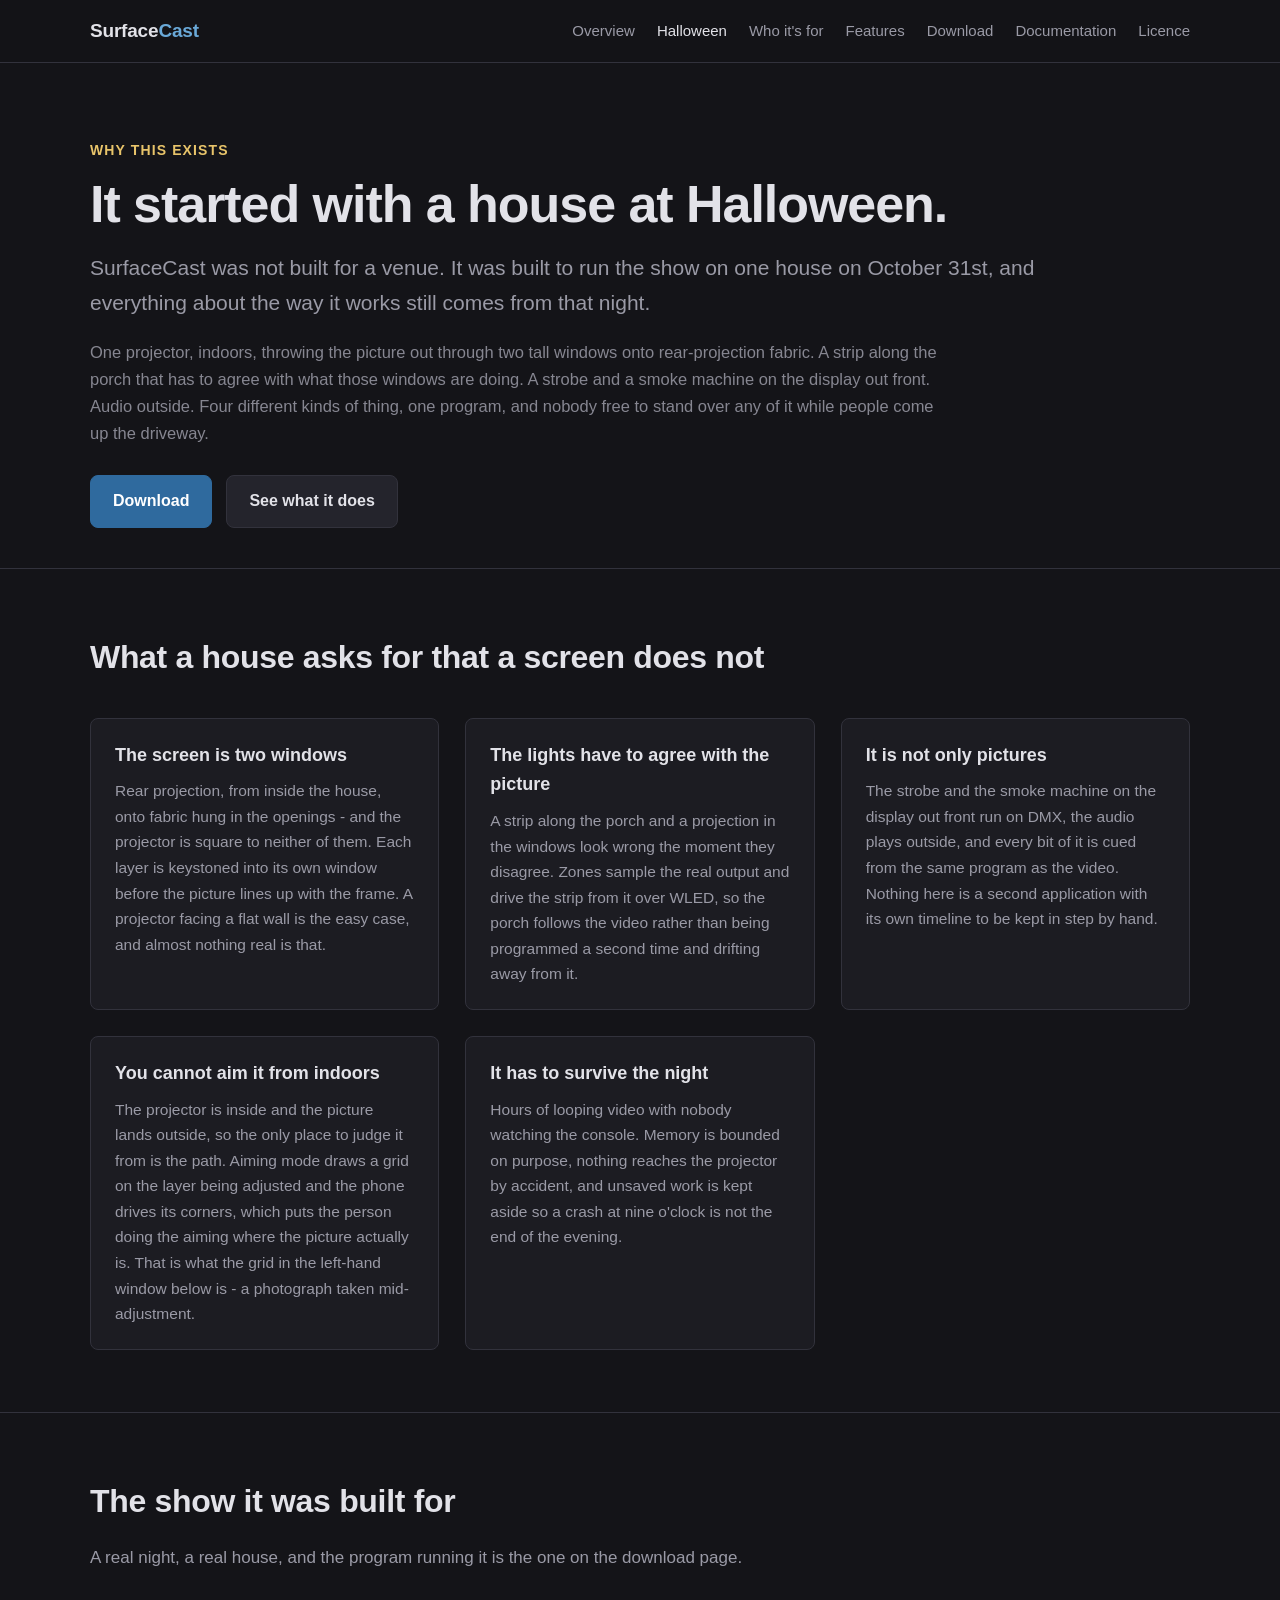
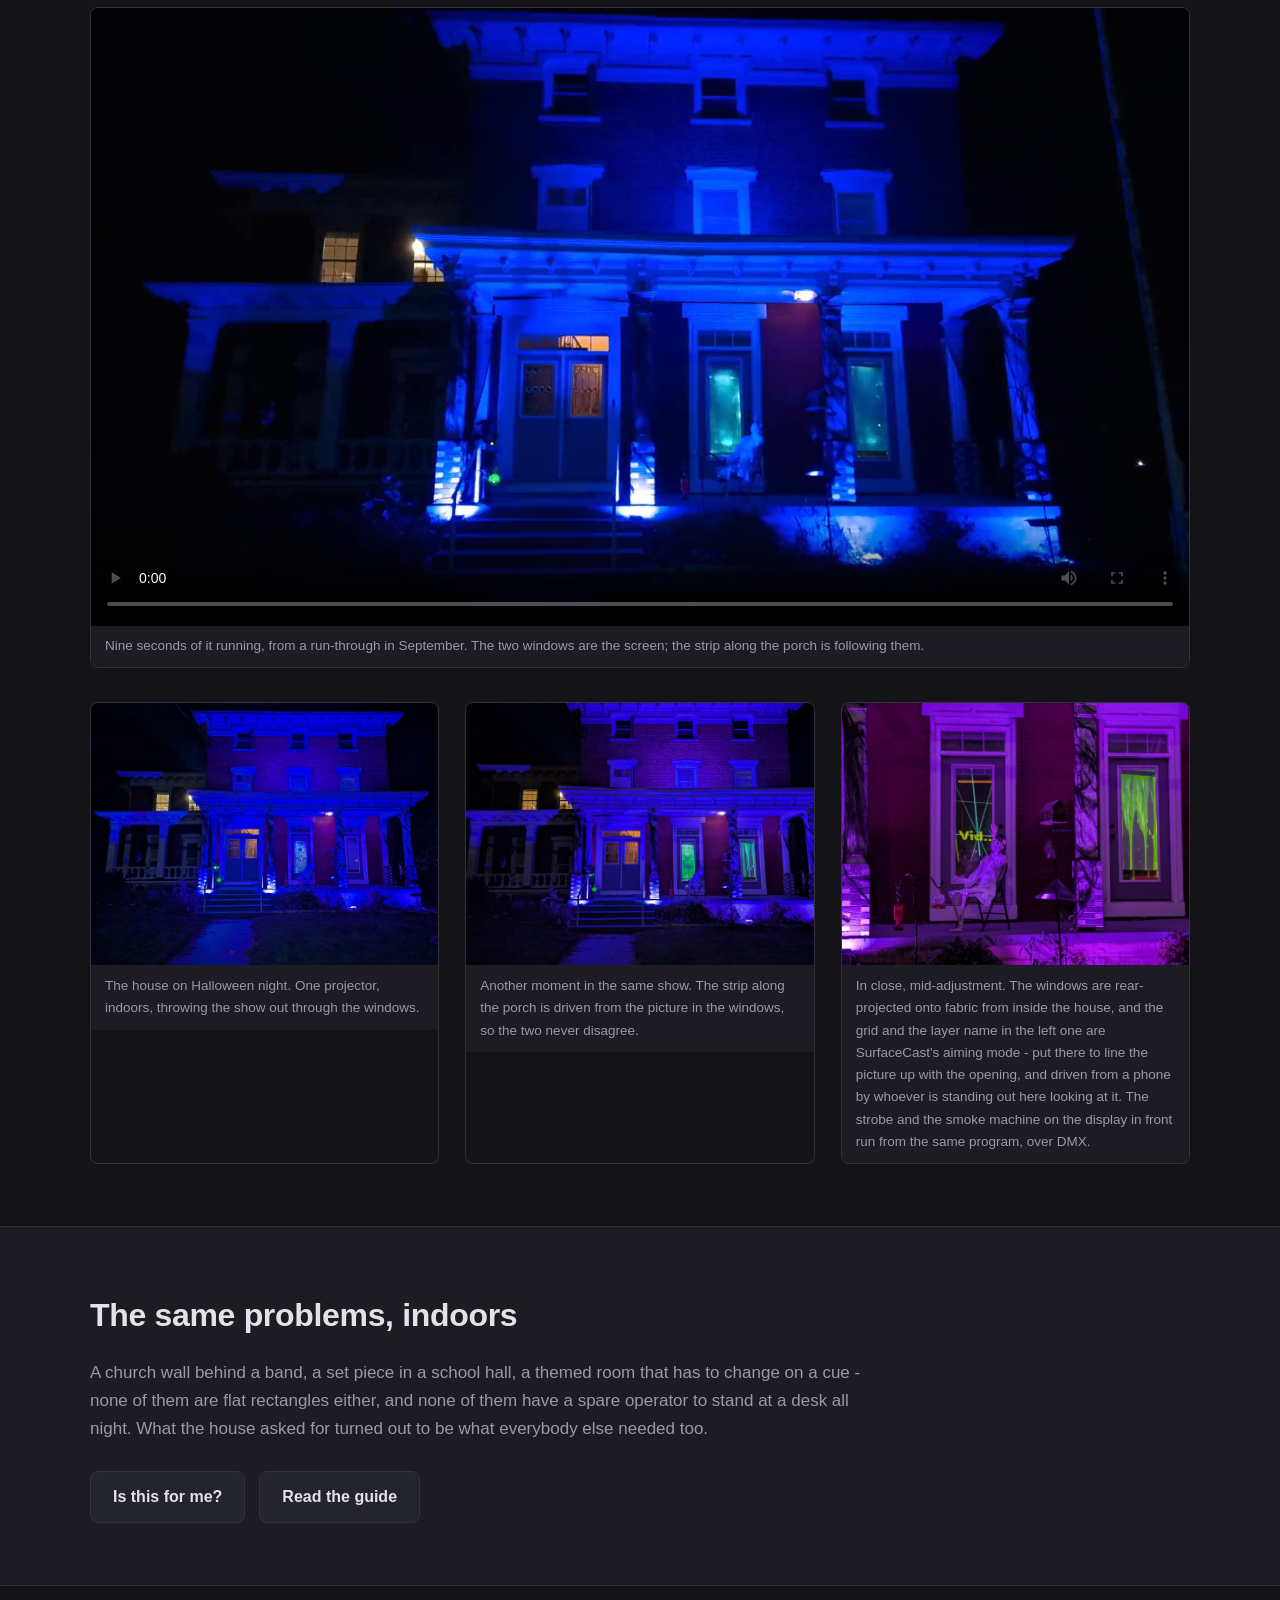
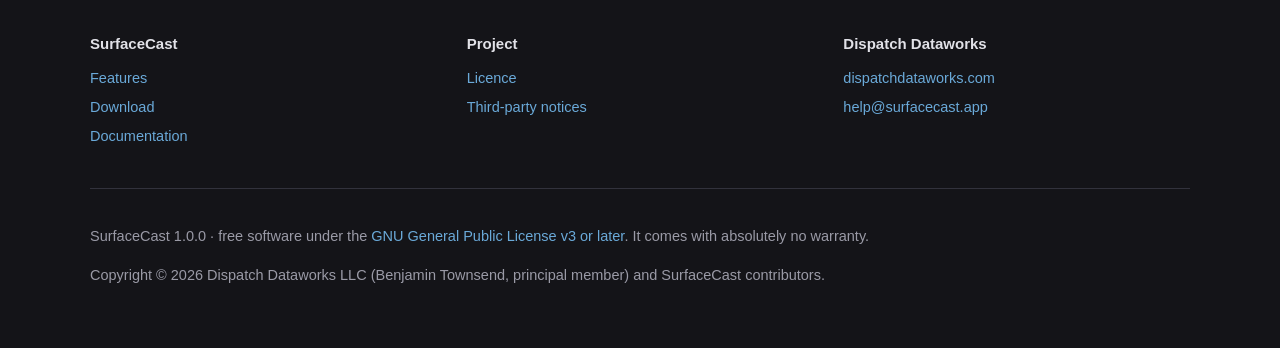
<file: halloween.html>
<!DOCTYPE html>
<html lang="en">
<head>
<meta charset="utf-8">
<meta name="viewport" content="width=device-width, initial-scale=1">
<title>Why SurfaceCast exists - a house at Halloween</title>
<meta name="description" content="SurfaceCast began as the console for a home Halloween show: one projector rear-projecting through two windows, with the porch lights, the strobe, the smoke and the audio cued from the same program.">
<meta property="og:title" content="Why SurfaceCast exists - a house at Halloween">
<meta property="og:description" content="SurfaceCast began as the console for a home Halloween show: one projector rear-projecting through two windows, with the porch lights, the strobe, the smoke and the audio cued from the same program.">
<meta property="og:type" content="website">
<link rel="icon" href="assets/favicon.svg" type="image/svg+xml">
<link rel="stylesheet" href="assets/site.css">
</head>
<body>
<header class="site-head">
  <div class="wrap">
    <a class="wordmark" href="index.html">Surface<span>Cast</span></a>
    <button class="nav-toggle" aria-expanded="false" hidden>Menu</button>
    <nav class="site-nav"><a href="index.html">Overview</a><a href="halloween.html" aria-current="page">Halloween</a><a href="who-its-for.html">Who it&#x27;s for</a><a href="features.html">Features</a><a href="download.html">Download</a><a href="docs/index.html">Documentation</a><a href="license.html">Licence</a></nav>
  </div>
</header>

<div class="hero">
  <div class="wrap">
    <p class="eyebrow">Why this exists</p>
    <h1>It started with a house at Halloween.</h1>
    <p class="lede">SurfaceCast was not built for a venue. It was built to run the
    show on one house on October 31st, and everything about the way it works still
    comes from that night.</p>
    <p class="lede-sub">One projector, indoors, throwing the picture out through two
    tall windows onto rear-projection fabric. A strip along the porch that has to
    agree with what those windows are doing. A strobe and a smoke machine on the
    display out front. Audio outside. Four different kinds of thing, one program,
    and nobody free to stand over any of it while people come up the driveway.</p>
    <div class="btn-row">
      <a class="btn btn-primary" href="download.html">Download</a>
      <a class="btn" href="features.html">See what it does</a>
    </div>
  </div>
</div>

<section>
  <div class="wrap">
    <h2>What a house asks for that a screen does not</h2>
    <div class="grid grid-2">
      <div class="card"><h3>The screen is two windows</h3>
      <p>Rear projection, from inside the house, onto fabric hung in the openings -
      and the projector is square to neither of them. Each layer is keystoned into
      its own window before the picture lines up with the frame. A projector facing
      a flat wall is the easy case, and almost nothing real is that.</p></div>
      <div class="card"><h3>The lights have to agree with the picture</h3>
      <p>A strip along the porch and a projection in the windows look wrong the
      moment they disagree. Zones sample the real output and drive the strip from
      it over WLED, so the porch follows the video rather than being programmed a
      second time and drifting away from it.</p></div>
      <div class="card"><h3>It is not only pictures</h3>
      <p>The strobe and the smoke machine on the display out front run on DMX, the
      audio plays outside, and every bit of it is cued from the same program as the
      video. Nothing here is a second application with its own timeline to be kept
      in step by hand.</p></div>
      <div class="card"><h3>You cannot aim it from indoors</h3>
      <p>The projector is inside and the picture lands outside, so the only
      place to judge it from is the path. Aiming mode draws a grid on the layer
      being adjusted and the phone drives its corners, which puts the person
      doing the aiming where the picture actually is. That is what the grid in
      the left-hand window below is - a photograph taken mid-adjustment.</p></div>
      <div class="card"><h3>It has to survive the night</h3>
      <p>Hours of looping video with nobody watching the console. Memory is
      bounded on purpose, nothing reaches the projector by accident, and unsaved
      work is kept aside so a crash at nine o'clock is not the end of the
      evening.</p></div>
    </div>
  </div>
</section>

<section>
  <div class="wrap">
    <h2>The show it was built for</h2>
    <p>A real night, a real house, and the program running it is the one on
    the download page.</p>
    <figure class="demo-video"><video controls preload="metadata" poster="assets/demo/00-show-poster.jpg" width="1280"><source src="assets/demo/00-show.mp4" type="video/mp4">Your browser cannot play this clip.</video><figcaption>Nine seconds of it running, from a run-through in September. The two windows are the screen; the strip along the porch is following them.</figcaption></figure>
    <div class="grid grid-2 demo-stills"><figure><img src="assets/demo/01-facade-blue.jpg" alt="The house on Halloween night. One projector, indoors, throwing the show out through the windows." loading="lazy" width="1600"><figcaption>The house on Halloween night. One projector, indoors, throwing the show out through the windows.</figcaption></figure><figure><img src="assets/demo/02-facade-purple.jpg" alt="Another moment in the same show. The strip along the porch is driven from the picture in the windows, so the two never disagree." loading="lazy" width="1600"><figcaption>Another moment in the same show. The strip along the porch is driven from the picture in the windows, so the two never disagree.</figcaption></figure><figure><img src="assets/demo/03-porch.jpg" alt="In close, mid-adjustment. The windows are rear-projected onto fabric from inside the house, and the grid and the layer name in the left one are SurfaceCast&#x27;s aiming mode - put there to line the picture up with the opening, and driven from a phone by whoever is standing out here looking at it. The strobe and the smoke machine on the display in front run from the same program, over DMX." loading="lazy" width="1600"><figcaption>In close, mid-adjustment. The windows are rear-projected onto fabric from inside the house, and the grid and the layer name in the left one are SurfaceCast&#x27;s aiming mode - put there to line the picture up with the opening, and driven from a phone by whoever is standing out here looking at it. The strobe and the smoke machine on the display in front run from the same program, over DMX.</figcaption></figure></div>
  </div>
</section>

<section class="band">
  <div class="wrap">
    <h2>The same problems, indoors</h2>
    <p>A church wall behind a band, a set piece in a school hall, a themed room
    that has to change on a cue - none of them are flat rectangles either, and
    none of them have a spare operator to stand at a desk all night. What the
    house asked for turned out to be what everybody else needed too.</p>
    <div class="btn-row">
      <a class="btn" href="who-its-for.html">Is this for me?</a>
      <a class="btn" href="docs/user-guide.html">Read the guide</a>
    </div>
  </div>
</section>

<footer class="site-foot">
  <div class="wrap">
    <div class="cols">
      <div>
        <h4>SurfaceCast</h4>
        <ul>
          <li><a href="features.html">Features</a></li>
          <li><a href="download.html">Download</a></li>
          <li><a href="docs/index.html">Documentation</a></li>
        </ul>
      </div>
      <div>
        <h4>Project</h4>
        <ul>
          <li><a href="license.html">Licence</a></li>
          <li><a href="docs/notices.html">Third-party notices</a></li>
        </ul>
      </div>
      <div>
        <h4>Dispatch Dataworks</h4>
        <ul>
          <li><a href="https://dispatchdataworks.com">dispatchdataworks.com</a></li>
          <li><a href="mailto:help@surfacecast.app">help@surfacecast.app</a></li>
        </ul>
      </div>
    </div>
    <div class="legal">
      <p>SurfaceCast 1.0.0 &middot; free software under the
      <a href="license.html">GNU General Public License v3 or later</a>.
      It comes with absolutely no warranty.</p>
      <p>Copyright &copy; 2026 Dispatch Dataworks LLC (Benjamin Townsend, principal member) and SurfaceCast contributors.</p>
    </div>
  </div>
</footer>
<script src="assets/site.js" defer></script>
</body>
</html>
</file>
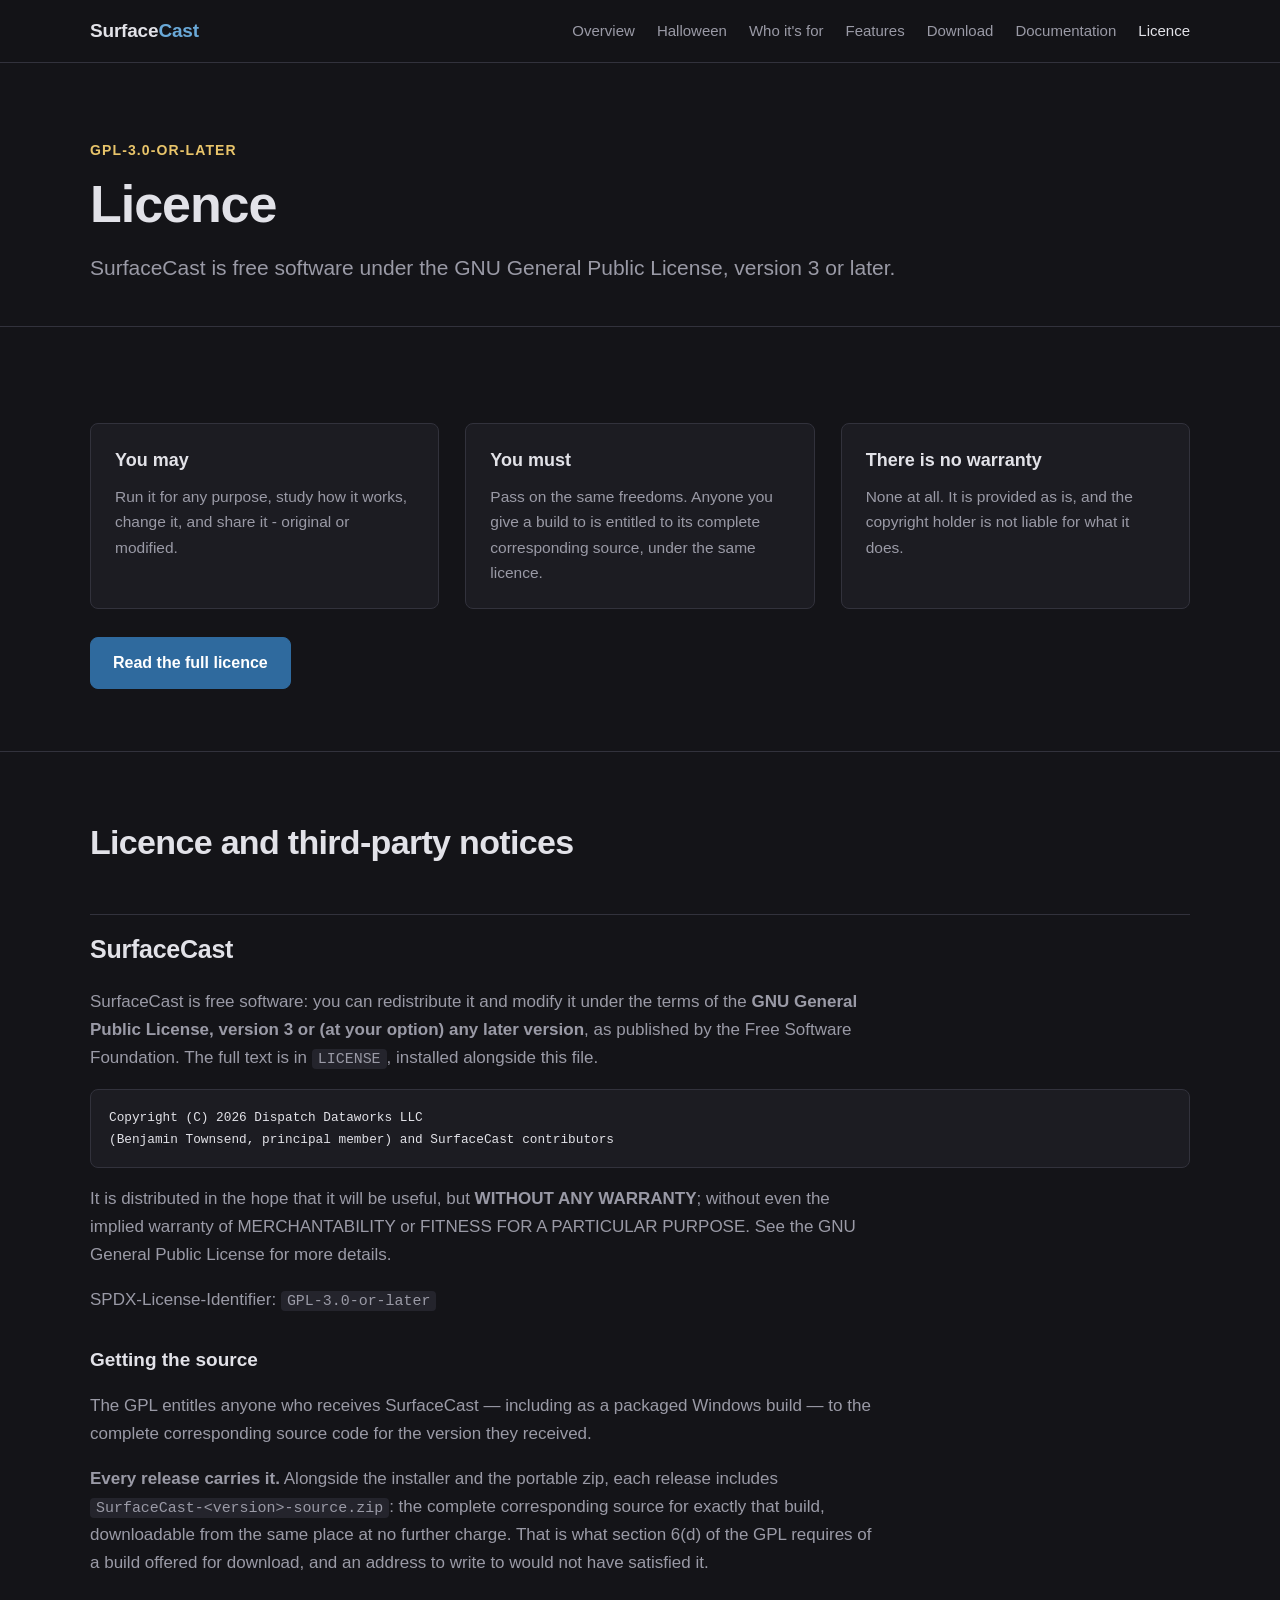
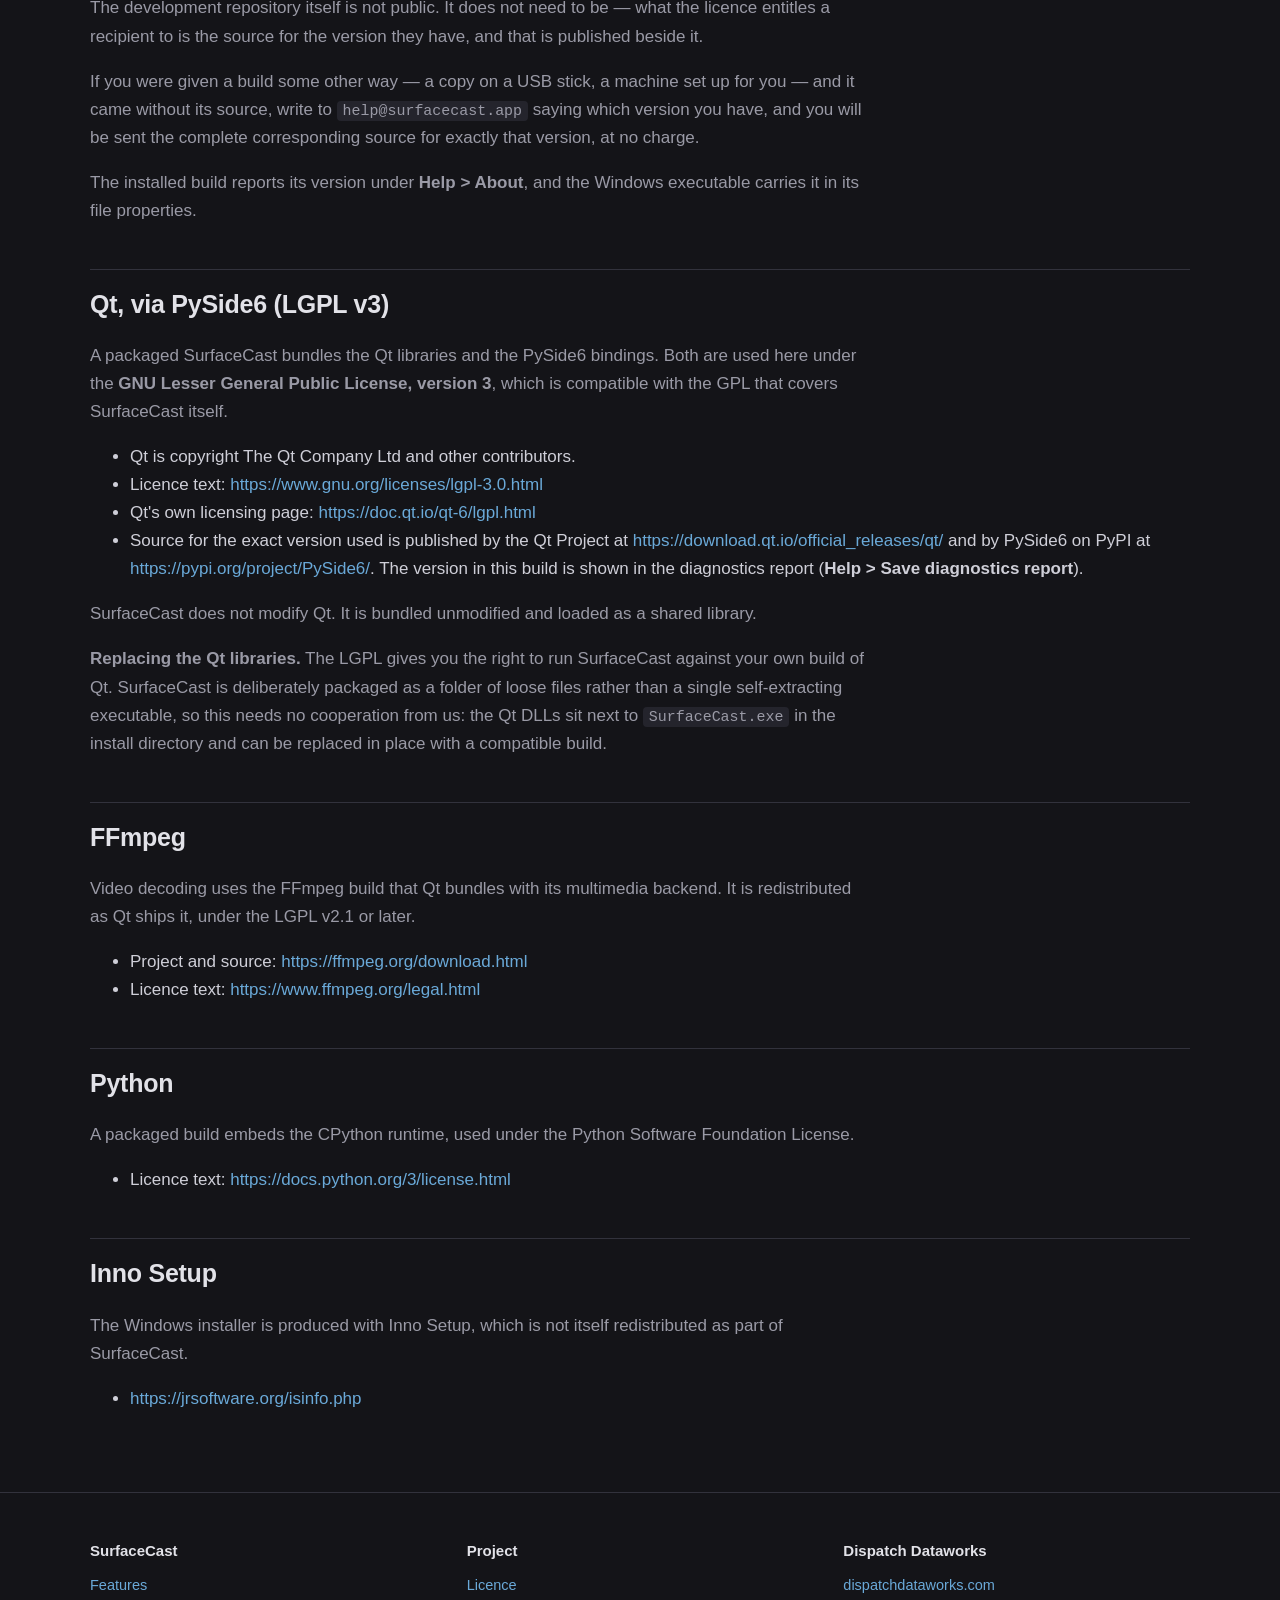
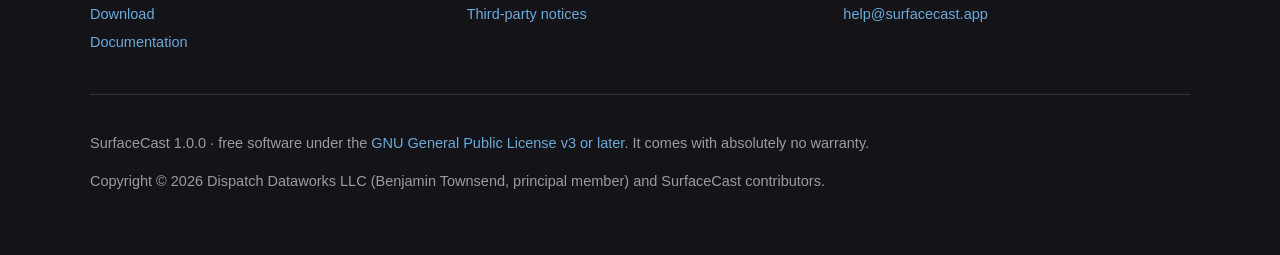
<file: license.html>
<!DOCTYPE html>
<html lang="en">
<head>
<meta charset="utf-8">
<meta name="viewport" content="width=device-width, initial-scale=1">
<title>Licence - SurfaceCast</title>
<meta name="description" content="SurfaceCast is free software under the GPL v3 or later. Third-party notices for the bundled Qt, FFmpeg and Python.">
<meta property="og:title" content="Licence - SurfaceCast">
<meta property="og:description" content="SurfaceCast is free software under the GPL v3 or later. Third-party notices for the bundled Qt, FFmpeg and Python.">
<meta property="og:type" content="website">
<link rel="icon" href="assets/favicon.svg" type="image/svg+xml">
<link rel="stylesheet" href="assets/site.css">
</head>
<body>
<header class="site-head">
  <div class="wrap">
    <a class="wordmark" href="index.html">Surface<span>Cast</span></a>
    <button class="nav-toggle" aria-expanded="false" hidden>Menu</button>
    <nav class="site-nav"><a href="index.html">Overview</a><a href="halloween.html">Halloween</a><a href="who-its-for.html">Who it&#x27;s for</a><a href="features.html">Features</a><a href="download.html">Download</a><a href="docs/index.html">Documentation</a><a href="license.html" aria-current="page">Licence</a></nav>
  </div>
</header>

<div class="hero">
  <div class="wrap">
    <p class="eyebrow">GPL-3.0-or-later</p>
    <h1>Licence</h1>
    <p class="lede">SurfaceCast is free software under the GNU General Public License,
    version 3 or later.</p>
  </div>
</div>

<section>
  <div class="wrap">
    <div class="grid grid-3">
      <div class="card"><h3>You may</h3><p>Run it for any purpose, study how it works,
      change it, and share it - original or modified.</p></div>
      <div class="card"><h3>You must</h3><p>Pass on the same freedoms. Anyone you give a
      build to is entitled to its complete corresponding source, under the same licence.</p></div>
      <div class="card"><h3>There is no warranty</h3><p>None at all. It is provided as is,
      and the copyright holder is not liable for what it does.</p></div>
    </div>
    <div class="btn-row">
      <a class="btn btn-primary" href="https://www.gnu.org/licenses/gpl-3.0.html">Read the full licence</a>
    </div>
  </div>
</section>

<section>
  <div class="wrap doc-body">
    <h1 id="licence-and-third-party-notices">Licence and third-party notices</h1>
<h2 id="surfacecast">SurfaceCast</h2>
<p>SurfaceCast is free software: you can redistribute it and modify it under the
terms of the <strong>GNU General Public License, version 3 or (at your option) any
later version</strong>, as published by the Free Software Foundation. The full text is
in <code>LICENSE</code>, installed alongside this file.</p>
<pre><code>Copyright (C) 2026 Dispatch Dataworks LLC
(Benjamin Townsend, principal member) and SurfaceCast contributors
</code></pre>
<p>It is distributed in the hope that it will be useful, but <strong>WITHOUT ANY
WARRANTY</strong>; without even the implied warranty of MERCHANTABILITY or FITNESS FOR
A PARTICULAR PURPOSE. See the GNU General Public License for more details.</p>
<p>SPDX-License-Identifier: <code>GPL-3.0-or-later</code></p>
<h3 id="getting-the-source">Getting the source</h3>
<p>The GPL entitles anyone who receives SurfaceCast — including as a packaged
Windows build — to the complete corresponding source code for the version they
received.</p>
<p><strong>Every release carries it.</strong> Alongside the installer and the portable zip,
each release includes <code>SurfaceCast-&lt;version&gt;-source.zip</code>: the complete
corresponding source for exactly that build, downloadable from the same place
at no further charge. That is what section 6(d) of the GPL requires of a build
offered for download, and an address to write to would not have satisfied it.</p>
<p>The development repository itself is not public. It does not need to be — what
the licence entitles a recipient to is the source for the version they have,
and that is published beside it.</p>
<p>If you were given a build some other way — a copy on a USB stick, a machine set
up for you — and it came without its source, write to <code>help@surfacecast.app</code>
saying which version you have, and you will be sent the complete corresponding
source for exactly that version, at no charge.</p>
<p>The installed build reports its version under <strong>Help &gt; About</strong>, and the Windows
executable carries it in its file properties.</p>
<h2 id="qt-via-pyside6-lgpl-v3">Qt, via PySide6 (LGPL v3)</h2>
<p>A packaged SurfaceCast bundles the Qt libraries and the PySide6 bindings. Both
are used here under the <strong>GNU Lesser General Public License, version 3</strong>, which
is compatible with the GPL that covers SurfaceCast itself.</p>
<ul>
<li>Qt is copyright The Qt Company Ltd and other contributors.</li>
<li>Licence text: <a href="https://www.gnu.org/licenses/lgpl-3.0.html">https://www.gnu.org/licenses/lgpl-3.0.html</a></li>
<li>Qt's own licensing page: <a href="https://doc.qt.io/qt-6/lgpl.html">https://doc.qt.io/qt-6/lgpl.html</a></li>
<li>Source for the exact version used is published by the Qt Project at
  <a href="https://download.qt.io/official_releases/qt/">https://download.qt.io/official_releases/qt/</a> and by PySide6 on PyPI at
  <a href="https://pypi.org/project/PySide6/">https://pypi.org/project/PySide6/</a>. The version in this build is shown in
  the diagnostics report (<strong>Help &gt; Save diagnostics report</strong>).</li>
</ul>
<p>SurfaceCast does not modify Qt. It is bundled unmodified and loaded as a
shared library.</p>
<p><strong>Replacing the Qt libraries.</strong> The LGPL gives you the right to run SurfaceCast
against your own build of Qt. SurfaceCast is deliberately packaged as a folder
of loose files rather than a single self-extracting executable, so this needs no
cooperation from us: the Qt DLLs sit next to <code>SurfaceCast.exe</code> in the install
directory and can be replaced in place with a compatible build.</p>
<h2 id="ffmpeg">FFmpeg</h2>
<p>Video decoding uses the FFmpeg build that Qt bundles with its multimedia
backend. It is redistributed as Qt ships it, under the LGPL v2.1 or later.</p>
<ul>
<li>Project and source: <a href="https://ffmpeg.org/download.html">https://ffmpeg.org/download.html</a></li>
<li>Licence text: <a href="https://www.ffmpeg.org/legal.html">https://www.ffmpeg.org/legal.html</a></li>
</ul>
<h2 id="python">Python</h2>
<p>A packaged build embeds the CPython runtime, used under the Python Software
Foundation License.</p>
<ul>
<li>Licence text: <a href="https://docs.python.org/3/license.html">https://docs.python.org/3/license.html</a></li>
</ul>
<h2 id="inno-setup">Inno Setup</h2>
<p>The Windows installer is produced with Inno Setup, which is not itself
redistributed as part of SurfaceCast.</p>
<ul>
<li><a href="https://jrsoftware.org/isinfo.php">https://jrsoftware.org/isinfo.php</a></li>
</ul>
  </div>
</section>

<footer class="site-foot">
  <div class="wrap">
    <div class="cols">
      <div>
        <h4>SurfaceCast</h4>
        <ul>
          <li><a href="features.html">Features</a></li>
          <li><a href="download.html">Download</a></li>
          <li><a href="docs/index.html">Documentation</a></li>
        </ul>
      </div>
      <div>
        <h4>Project</h4>
        <ul>
          <li><a href="license.html">Licence</a></li>
          <li><a href="docs/notices.html">Third-party notices</a></li>
        </ul>
      </div>
      <div>
        <h4>Dispatch Dataworks</h4>
        <ul>
          <li><a href="https://dispatchdataworks.com">dispatchdataworks.com</a></li>
          <li><a href="mailto:help@surfacecast.app">help@surfacecast.app</a></li>
        </ul>
      </div>
    </div>
    <div class="legal">
      <p>SurfaceCast 1.0.0 &middot; free software under the
      <a href="license.html">GNU General Public License v3 or later</a>.
      It comes with absolutely no warranty.</p>
      <p>Copyright &copy; 2026 Dispatch Dataworks LLC (Benjamin Townsend, principal member) and SurfaceCast contributors.</p>
    </div>
  </div>
</footer>
<script src="assets/site.js" defer></script>
</body>
</html>
</file>
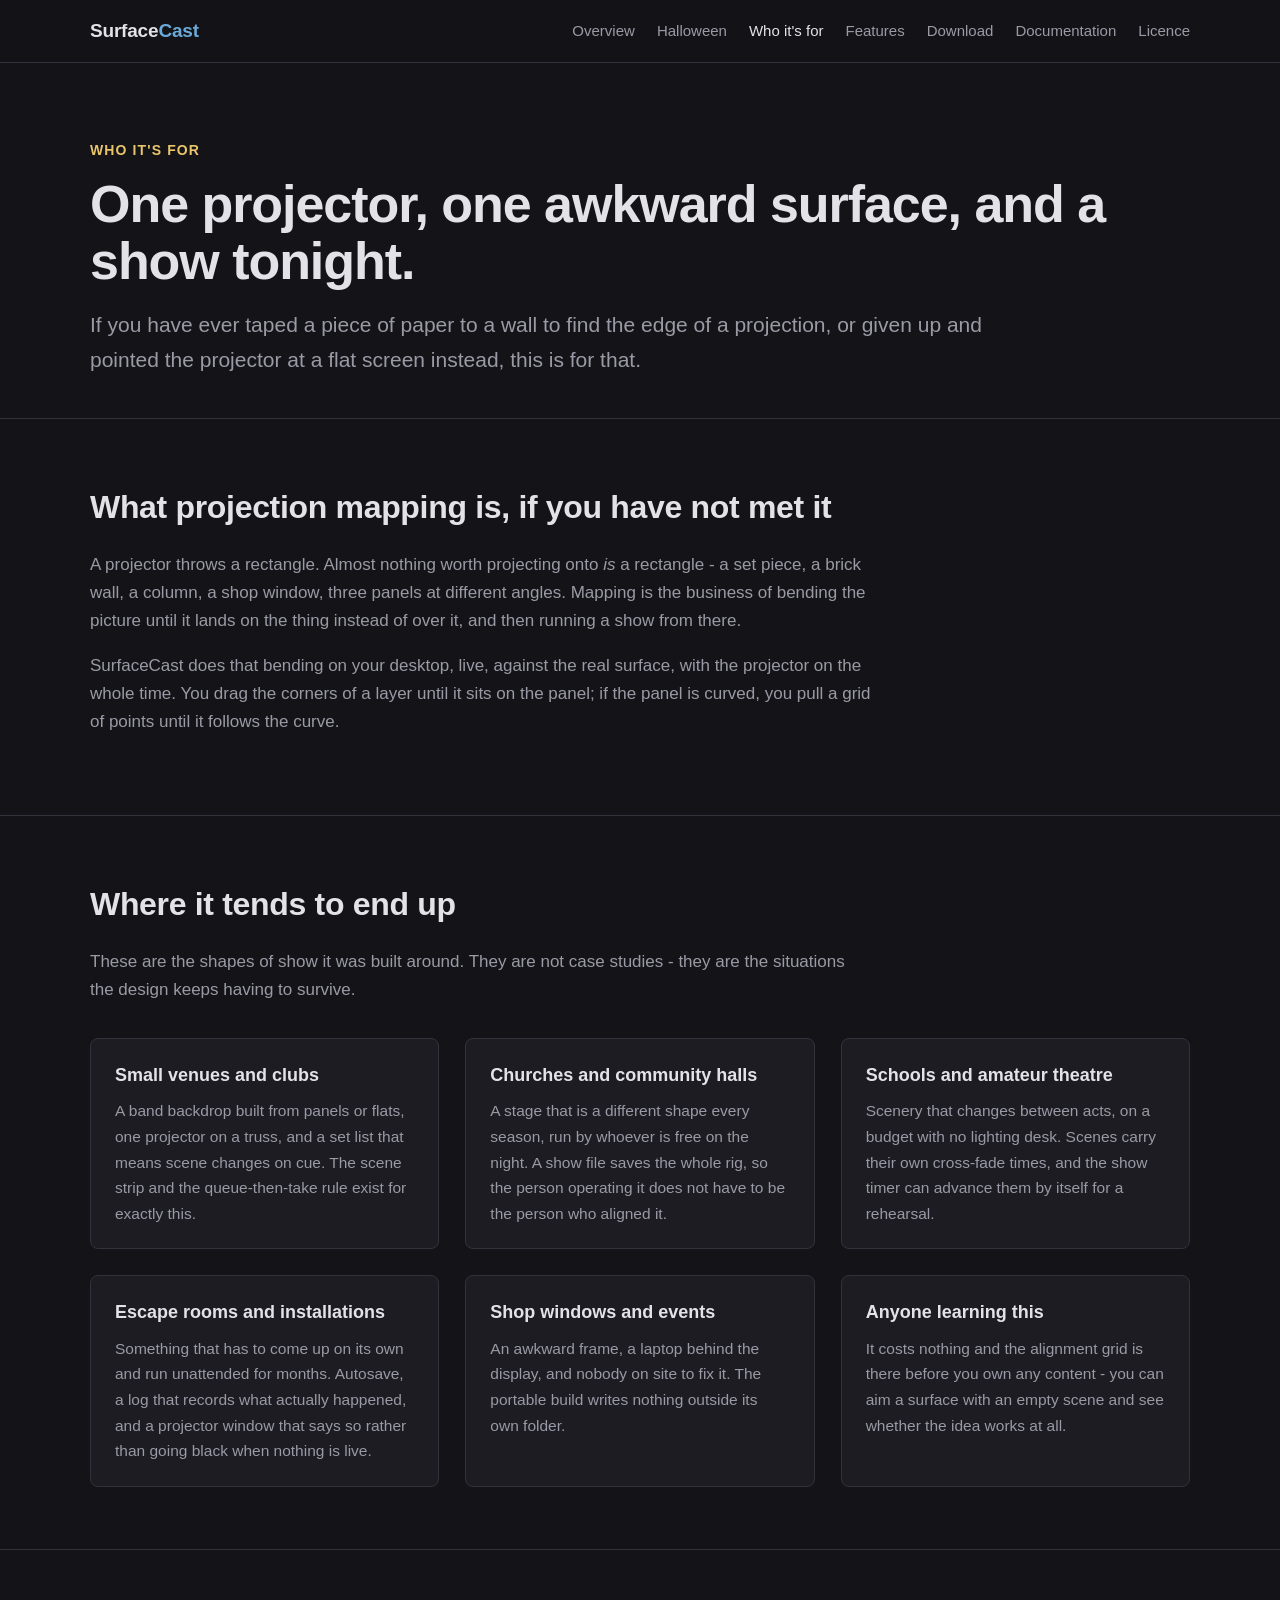
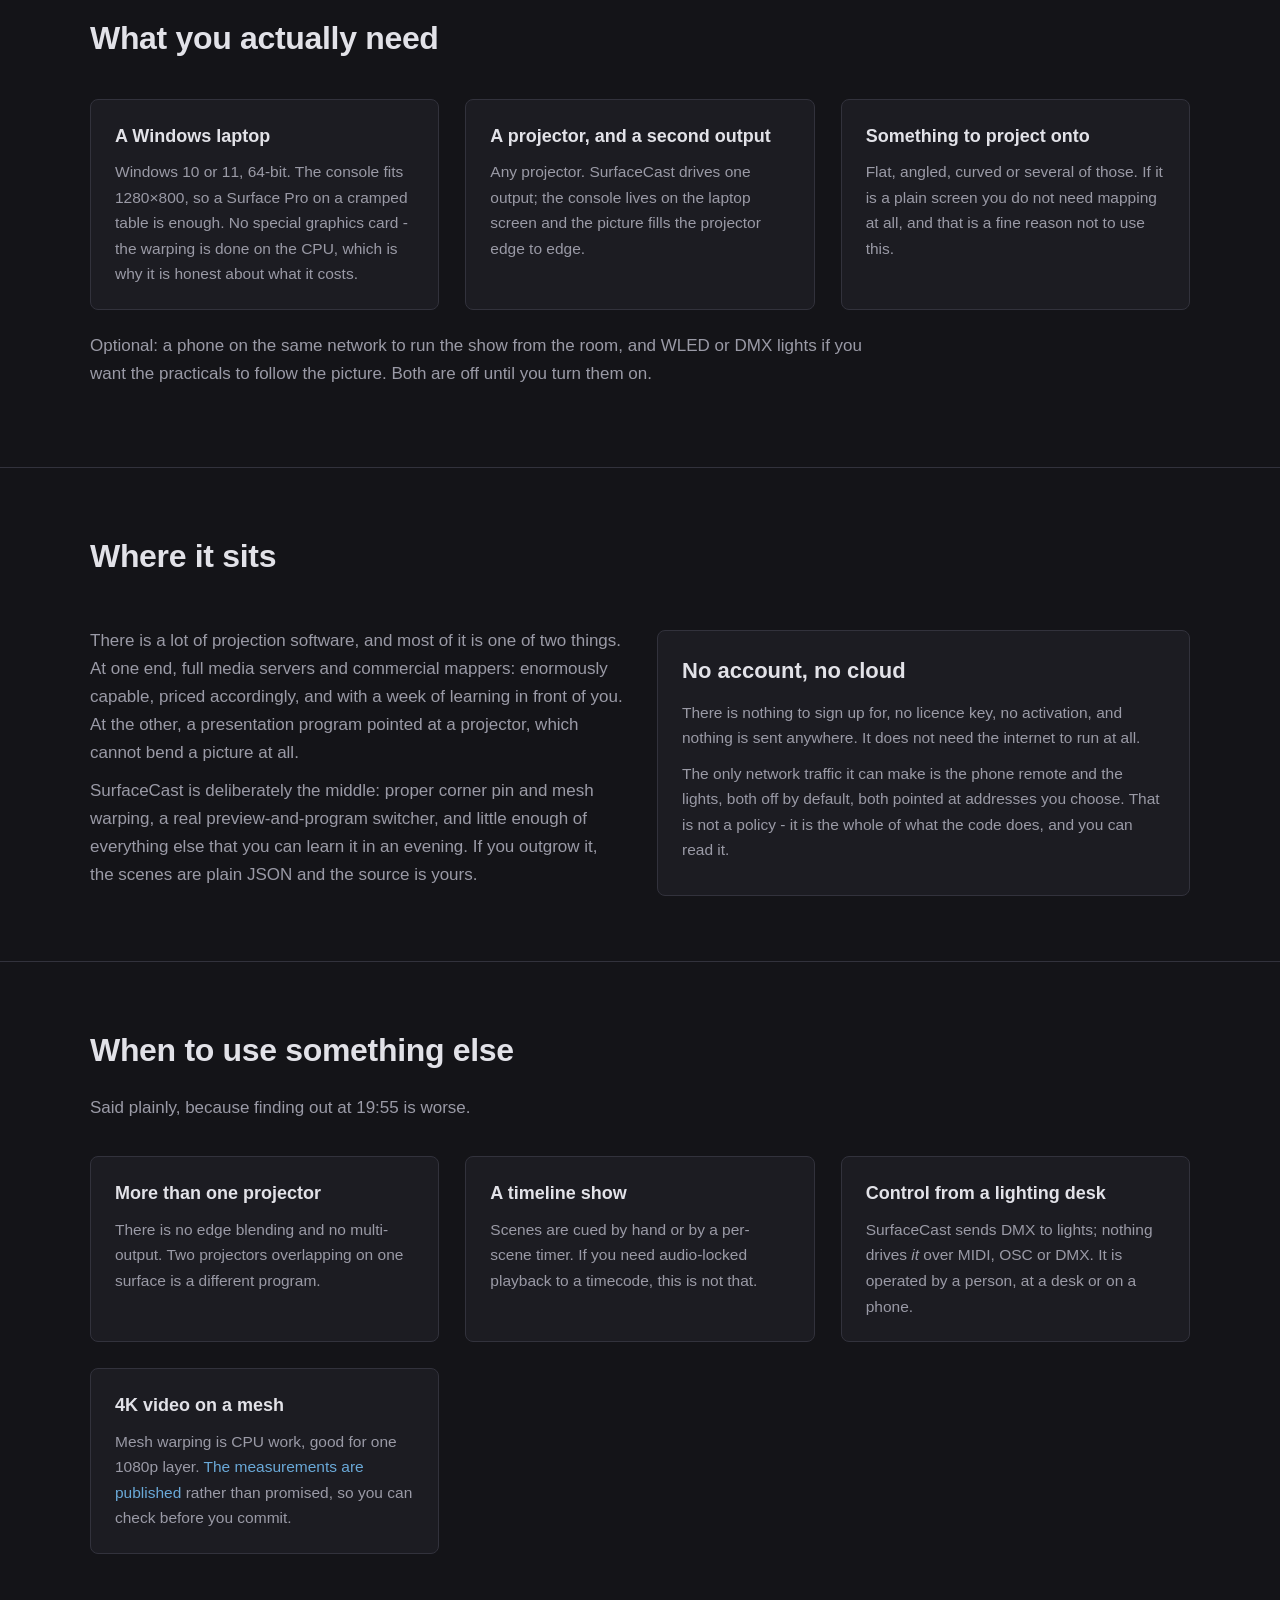
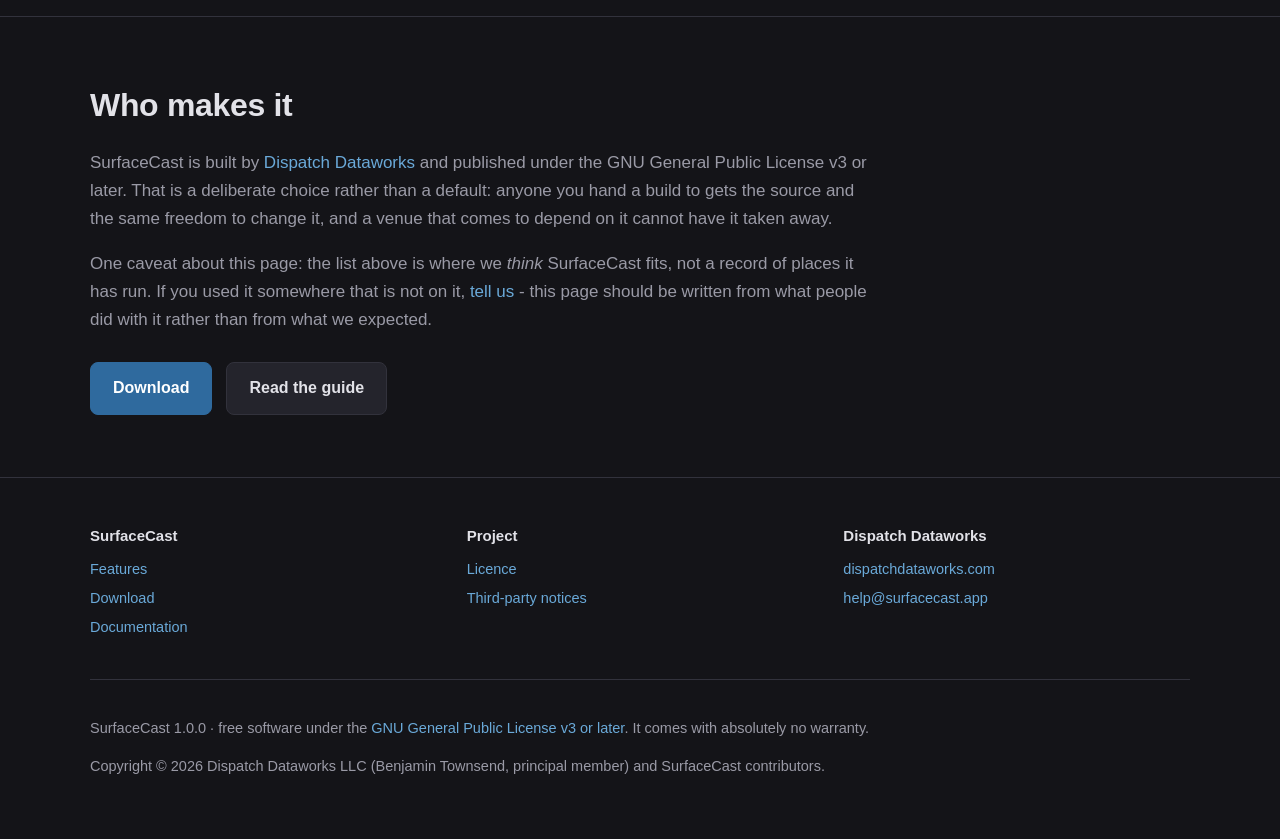
<file: who-its-for.html>
<!DOCTYPE html>
<html lang="en">
<head>
<meta charset="utf-8">
<meta name="viewport" content="width=device-width, initial-scale=1">
<title>Who SurfaceCast is for</title>
<meta name="description" content="Projection mapping for small venues, churches, schools, escape rooms and shop windows - what you need, where it sits, and when to use something else.">
<meta property="og:title" content="Who SurfaceCast is for">
<meta property="og:description" content="Projection mapping for small venues, churches, schools, escape rooms and shop windows - what you need, where it sits, and when to use something else.">
<meta property="og:type" content="website">
<link rel="icon" href="assets/favicon.svg" type="image/svg+xml">
<link rel="stylesheet" href="assets/site.css">
</head>
<body>
<header class="site-head">
  <div class="wrap">
    <a class="wordmark" href="index.html">Surface<span>Cast</span></a>
    <button class="nav-toggle" aria-expanded="false" hidden>Menu</button>
    <nav class="site-nav"><a href="index.html">Overview</a><a href="halloween.html">Halloween</a><a href="who-its-for.html" aria-current="page">Who it&#x27;s for</a><a href="features.html">Features</a><a href="download.html">Download</a><a href="docs/index.html">Documentation</a><a href="license.html">Licence</a></nav>
  </div>
</header>

<div class="hero">
  <div class="wrap">
    <p class="eyebrow">Who it's for</p>
    <h1>One projector, one awkward surface, and a show tonight.</h1>
    <p class="lede">If you have ever taped a piece of paper to a wall to find the edge of
    a projection, or given up and pointed the projector at a flat screen instead,
    this is for that.</p>
  </div>
</div>

<section>
  <div class="wrap">
    <h2>What projection mapping is, if you have not met it</h2>
    <p>A projector throws a rectangle. Almost nothing worth projecting onto <em>is</em> a
    rectangle - a set piece, a brick wall, a column, a shop window, three panels at
    different angles. Mapping is the business of bending the picture until it lands on
    the thing instead of over it, and then running a show from there.</p>
    <p>SurfaceCast does that bending on your desktop, live, against the real surface,
    with the projector on the whole time. You drag the corners of a layer until it sits
    on the panel; if the panel is curved, you pull a grid of points until it follows
    the curve.</p>
  </div>
</section>

<section>
  <div class="wrap">
    <h2>Where it tends to end up</h2>
    <p>These are the shapes of show it was built around. They are not case studies -
    they are the situations the design keeps having to survive.</p>
    <div class="grid grid-2">
      <div class="card"><h3>Small venues and clubs</h3>
      <p>A band backdrop built from panels or flats, one projector on a truss, and a
      set list that means scene changes on cue. The scene strip and the queue-then-take
      rule exist for exactly this.</p></div>

      <div class="card"><h3>Churches and community halls</h3>
      <p>A stage that is a different shape every season, run by whoever is free on the
      night. A show file saves the whole rig, so the person operating it does not have
      to be the person who aligned it.</p></div>

      <div class="card"><h3>Schools and amateur theatre</h3>
      <p>Scenery that changes between acts, on a budget with no lighting desk. Scenes
      carry their own cross-fade times, and the show timer can advance them by itself
      for a rehearsal.</p></div>

      <div class="card"><h3>Escape rooms and installations</h3>
      <p>Something that has to come up on its own and run unattended for months.
      Autosave, a log that records what actually happened, and a projector window that
      says so rather than going black when nothing is live.</p></div>

      <div class="card"><h3>Shop windows and events</h3>
      <p>An awkward frame, a laptop behind the display, and nobody on site to fix it.
      The portable build writes nothing outside its own folder.</p></div>

      <div class="card"><h3>Anyone learning this</h3>
      <p>It costs nothing and the alignment grid is there before you own any content -
      you can aim a surface with an empty scene and see whether the idea works at all.</p></div>
    </div>
  </div>
</section>

<section>
  <div class="wrap">
    <h2>What you actually need</h2>
    <div class="grid grid-3">
      <div class="card"><h3>A Windows laptop</h3>
      <p>Windows 10 or 11, 64-bit. The console fits 1280&times;800, so a Surface Pro on a
      cramped table is enough. No special graphics card - the warping is done on the CPU,
      which is why it is honest about what it costs.</p></div>
      <div class="card"><h3>A projector, and a second output</h3>
      <p>Any projector. SurfaceCast drives one output; the console lives on the laptop
      screen and the picture fills the projector edge to edge.</p></div>
      <div class="card"><h3>Something to project onto</h3>
      <p>Flat, angled, curved or several of those. If it is a plain screen you do not
      need mapping at all, and that is a fine reason not to use this.</p></div>
    </div>
    <p class="note-plain">Optional: a phone on the same network to run the show from the
    room, and WLED or DMX lights if you want the practicals to follow the picture.
    Both are off until you turn them on.</p>
  </div>
</section>

<section>
  <div class="wrap">
    <h2>Where it sits</h2>
    <div class="feature">
      <div>
        <p>There is a lot of projection software, and most of it is one of two things.
        At one end, full media servers and commercial mappers: enormously capable,
        priced accordingly, and with a week of learning in front of you. At the other,
        a presentation program pointed at a projector, which cannot bend a picture at
        all.</p>
        <p>SurfaceCast is deliberately the middle: proper corner pin and mesh warping,
        a real preview-and-program switcher, and little enough of everything else that
        you can learn it in an evening. If you outgrow it, the scenes are plain JSON
        and the source is yours.</p>
      </div>
      <div class="card"><h3>No account, no cloud</h3>
      <p>There is nothing to sign up for, no licence key, no activation, and nothing is
      sent anywhere. It does not need the internet to run at all.</p>
      <p>The only network traffic it can make is the phone remote and the lights, both
      off by default, both pointed at addresses you choose. That is not a policy - it
      is the whole of what the code does, and you can read it.</p></div>
    </div>
  </div>
</section>

<section>
  <div class="wrap">
    <h2>When to use something else</h2>
    <p>Said plainly, because finding out at 19:55 is worse.</p>
    <div class="grid grid-2">
      <div class="card"><h3>More than one projector</h3>
      <p>There is no edge blending and no multi-output. Two projectors overlapping on
      one surface is a different program.</p></div>
      <div class="card"><h3>A timeline show</h3>
      <p>Scenes are cued by hand or by a per-scene timer. If you need audio-locked
      playback to a timecode, this is not that.</p></div>
      <div class="card"><h3>Control from a lighting desk</h3>
      <p>SurfaceCast sends DMX to lights; nothing drives <em>it</em> over MIDI, OSC or
      DMX. It is operated by a person, at a desk or on a phone.</p></div>
      <div class="card"><h3>4K video on a mesh</h3>
      <p>Mesh warping is CPU work, good for one 1080p layer.
      <a href="docs/mesh-video.html">The measurements are published</a> rather than
      promised, so you can check before you commit.</p></div>
    </div>
  </div>
</section>

<section>
  <div class="wrap">
    <h2>Who makes it</h2>
    <p>SurfaceCast is built by <a href="https://dispatchdataworks.com">Dispatch
    Dataworks</a> and published under the GNU General Public License v3 or later. That
    is a deliberate choice rather than a default: anyone you hand a build to gets the
    source and the same freedom to change it, and a venue that comes to depend on it
    cannot have it taken away.</p>
    <p>One caveat about this page: the list above is where we <em>think</em> SurfaceCast
    fits, not a record of places it has run. If you used it somewhere that is not on it,
    <a href="mailto:help@surfacecast.app">tell us</a> - this page should be written
    from what people did with it rather than from what we expected.</p>
    <div class="btn-row">
      <a class="btn btn-primary" href="download.html">Download</a>
      <a class="btn" href="docs/user-guide.html">Read the guide</a>
    </div>
  </div>
</section>

<footer class="site-foot">
  <div class="wrap">
    <div class="cols">
      <div>
        <h4>SurfaceCast</h4>
        <ul>
          <li><a href="features.html">Features</a></li>
          <li><a href="download.html">Download</a></li>
          <li><a href="docs/index.html">Documentation</a></li>
        </ul>
      </div>
      <div>
        <h4>Project</h4>
        <ul>
          <li><a href="license.html">Licence</a></li>
          <li><a href="docs/notices.html">Third-party notices</a></li>
        </ul>
      </div>
      <div>
        <h4>Dispatch Dataworks</h4>
        <ul>
          <li><a href="https://dispatchdataworks.com">dispatchdataworks.com</a></li>
          <li><a href="mailto:help@surfacecast.app">help@surfacecast.app</a></li>
        </ul>
      </div>
    </div>
    <div class="legal">
      <p>SurfaceCast 1.0.0 &middot; free software under the
      <a href="license.html">GNU General Public License v3 or later</a>.
      It comes with absolutely no warranty.</p>
      <p>Copyright &copy; 2026 Dispatch Dataworks LLC (Benjamin Townsend, principal member) and SurfaceCast contributors.</p>
    </div>
  </div>
</footer>
<script src="assets/site.js" defer></script>
</body>
</html>
</file>
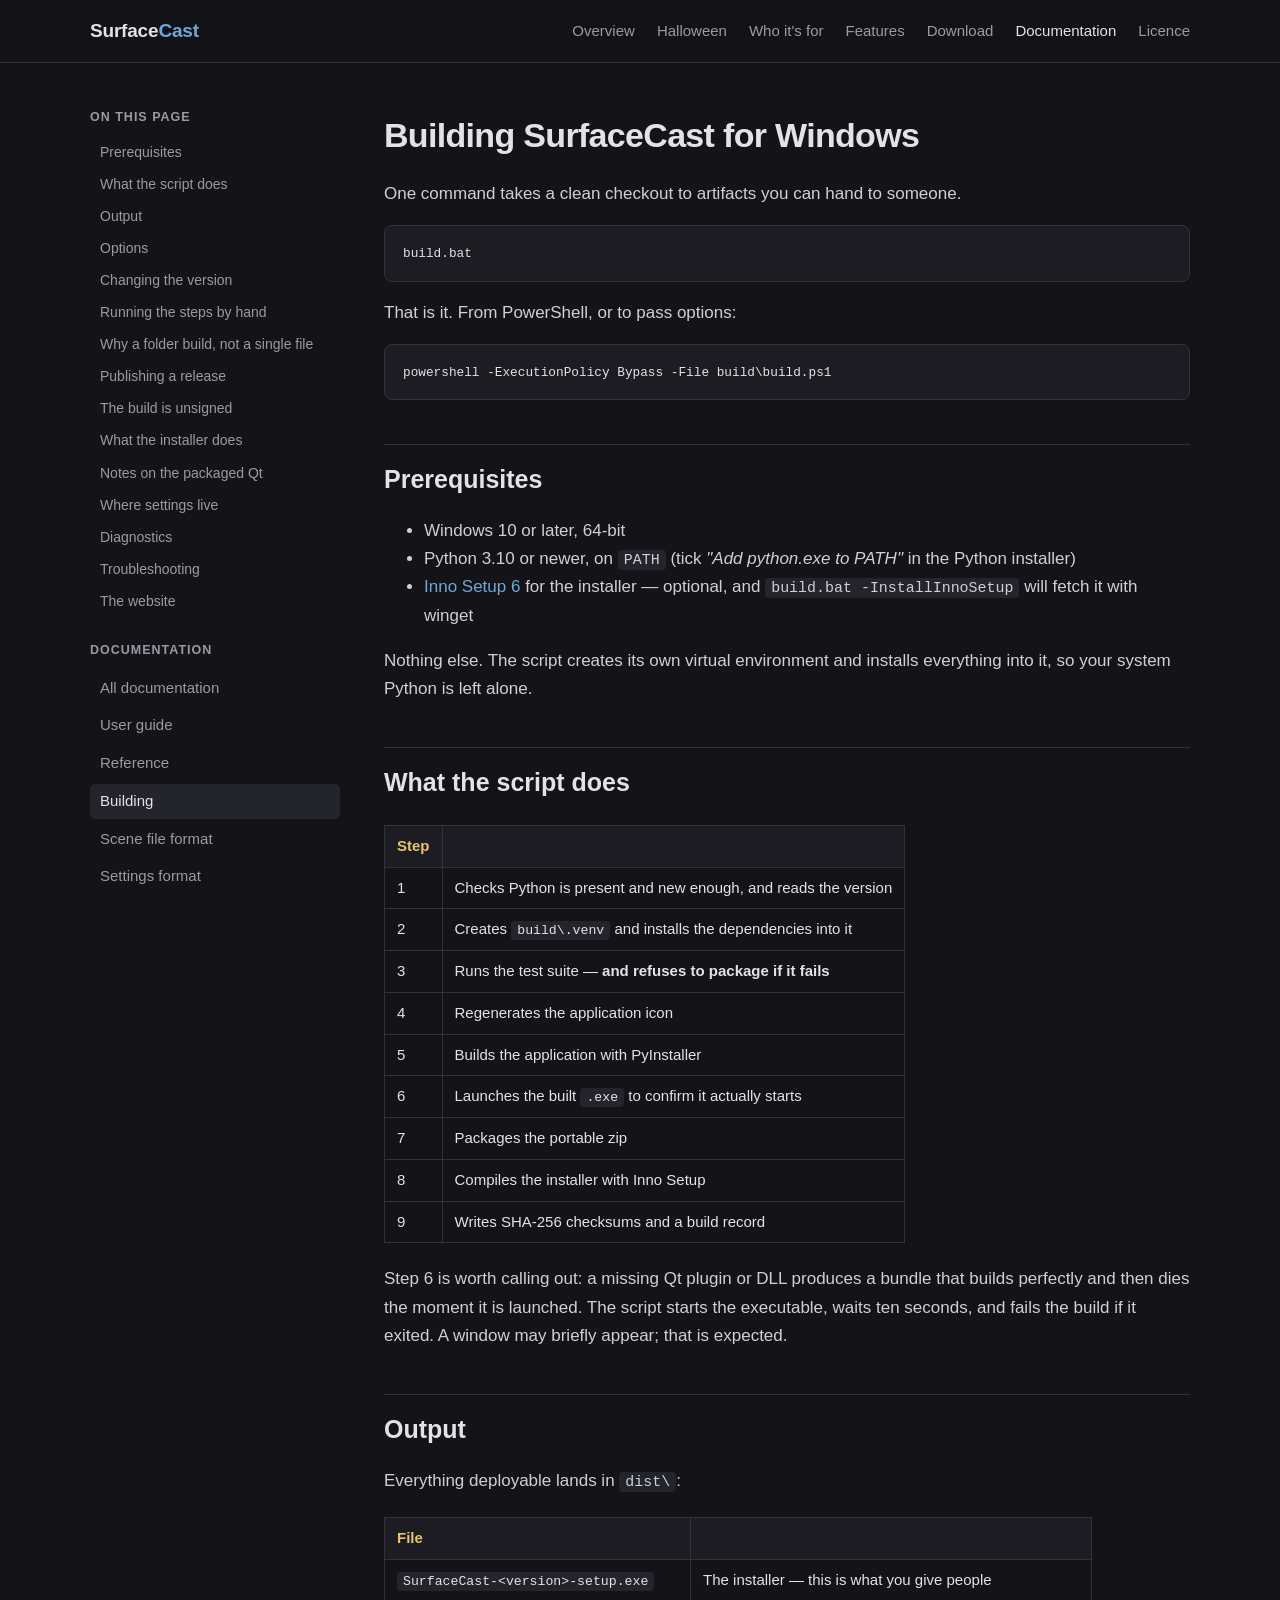
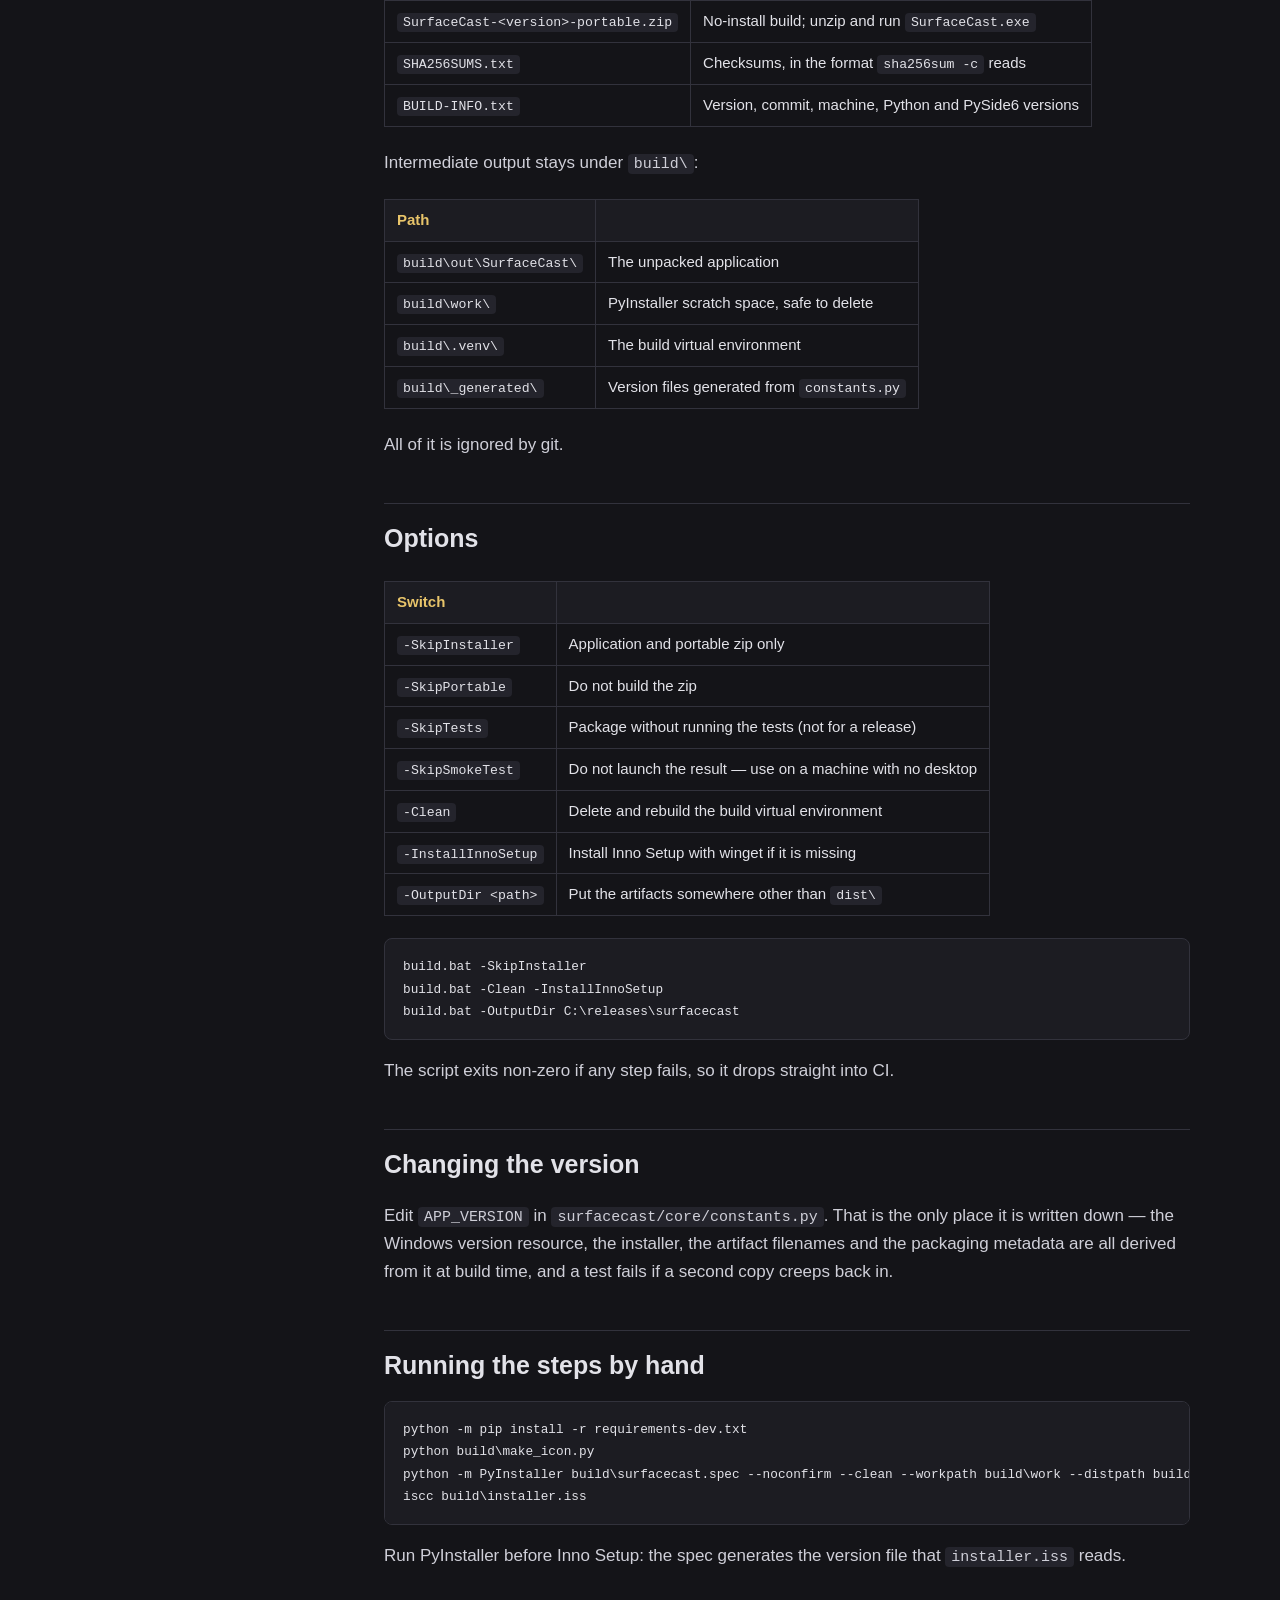
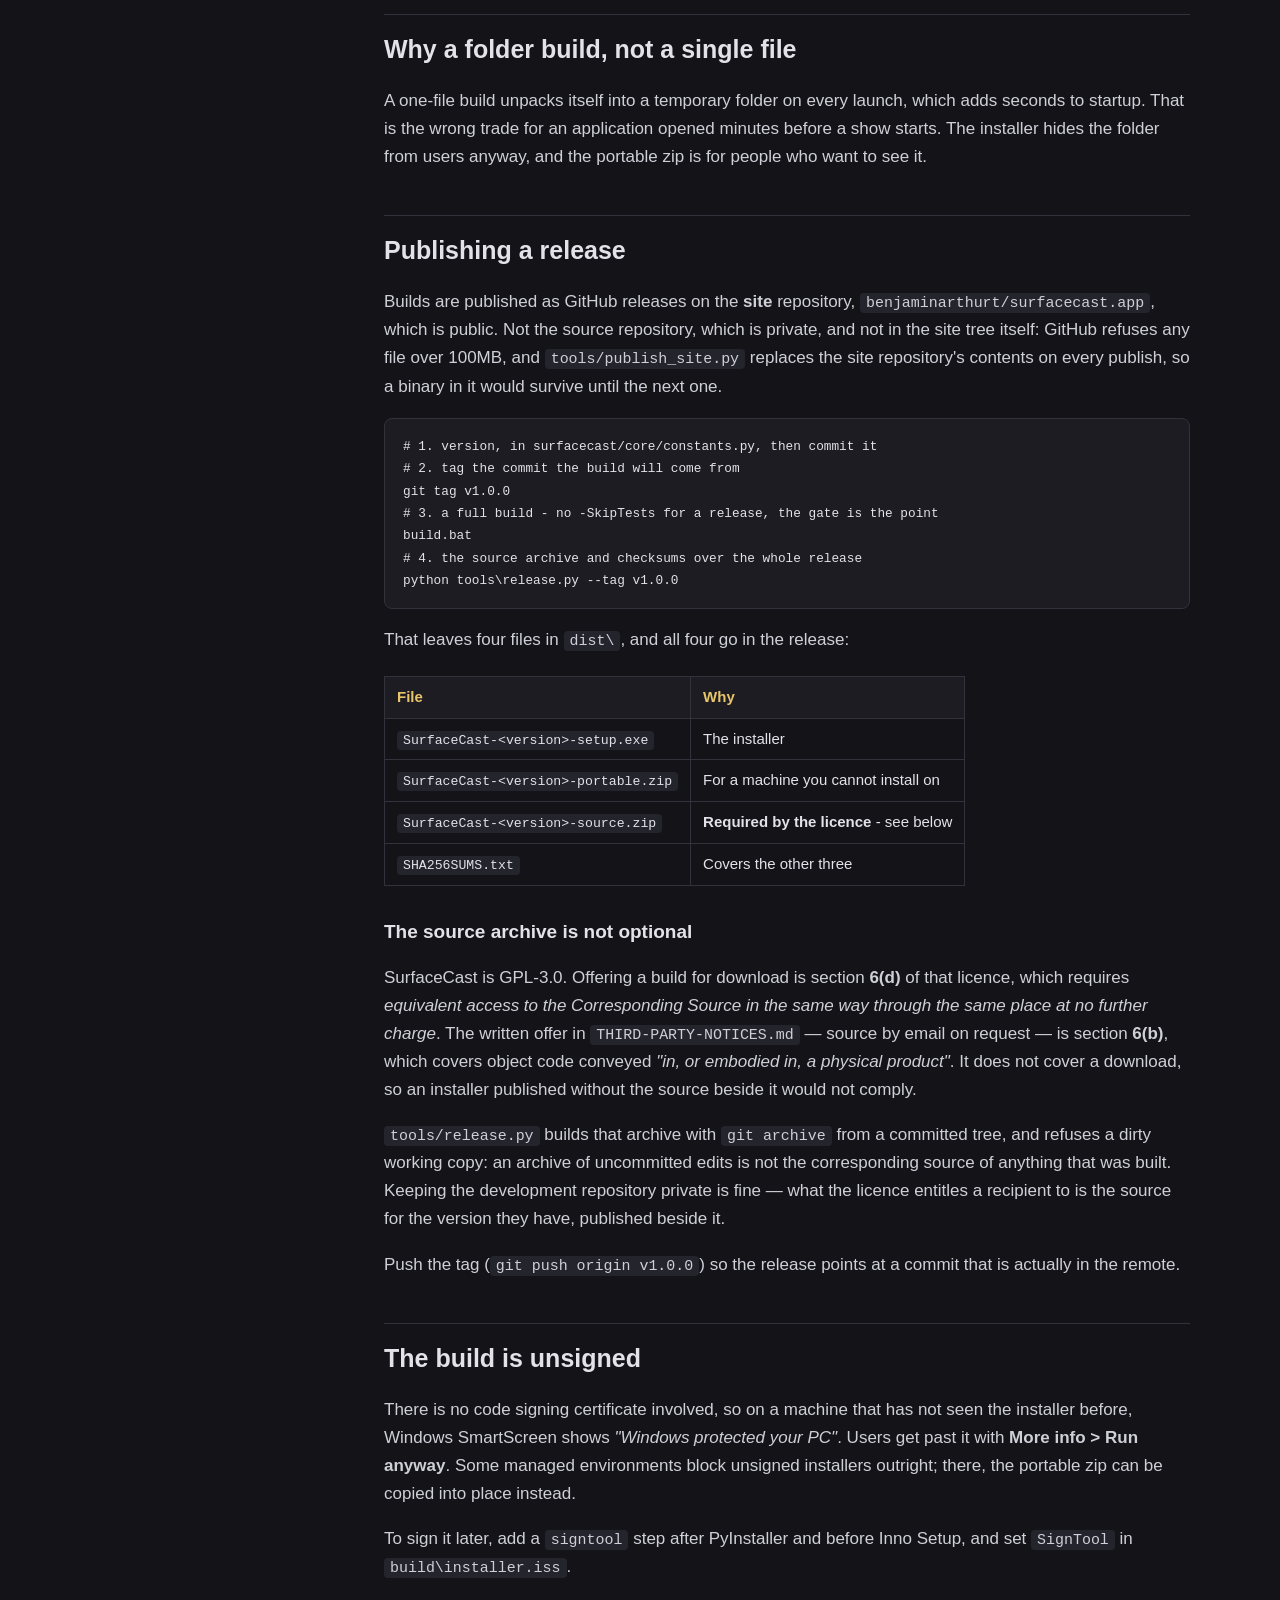
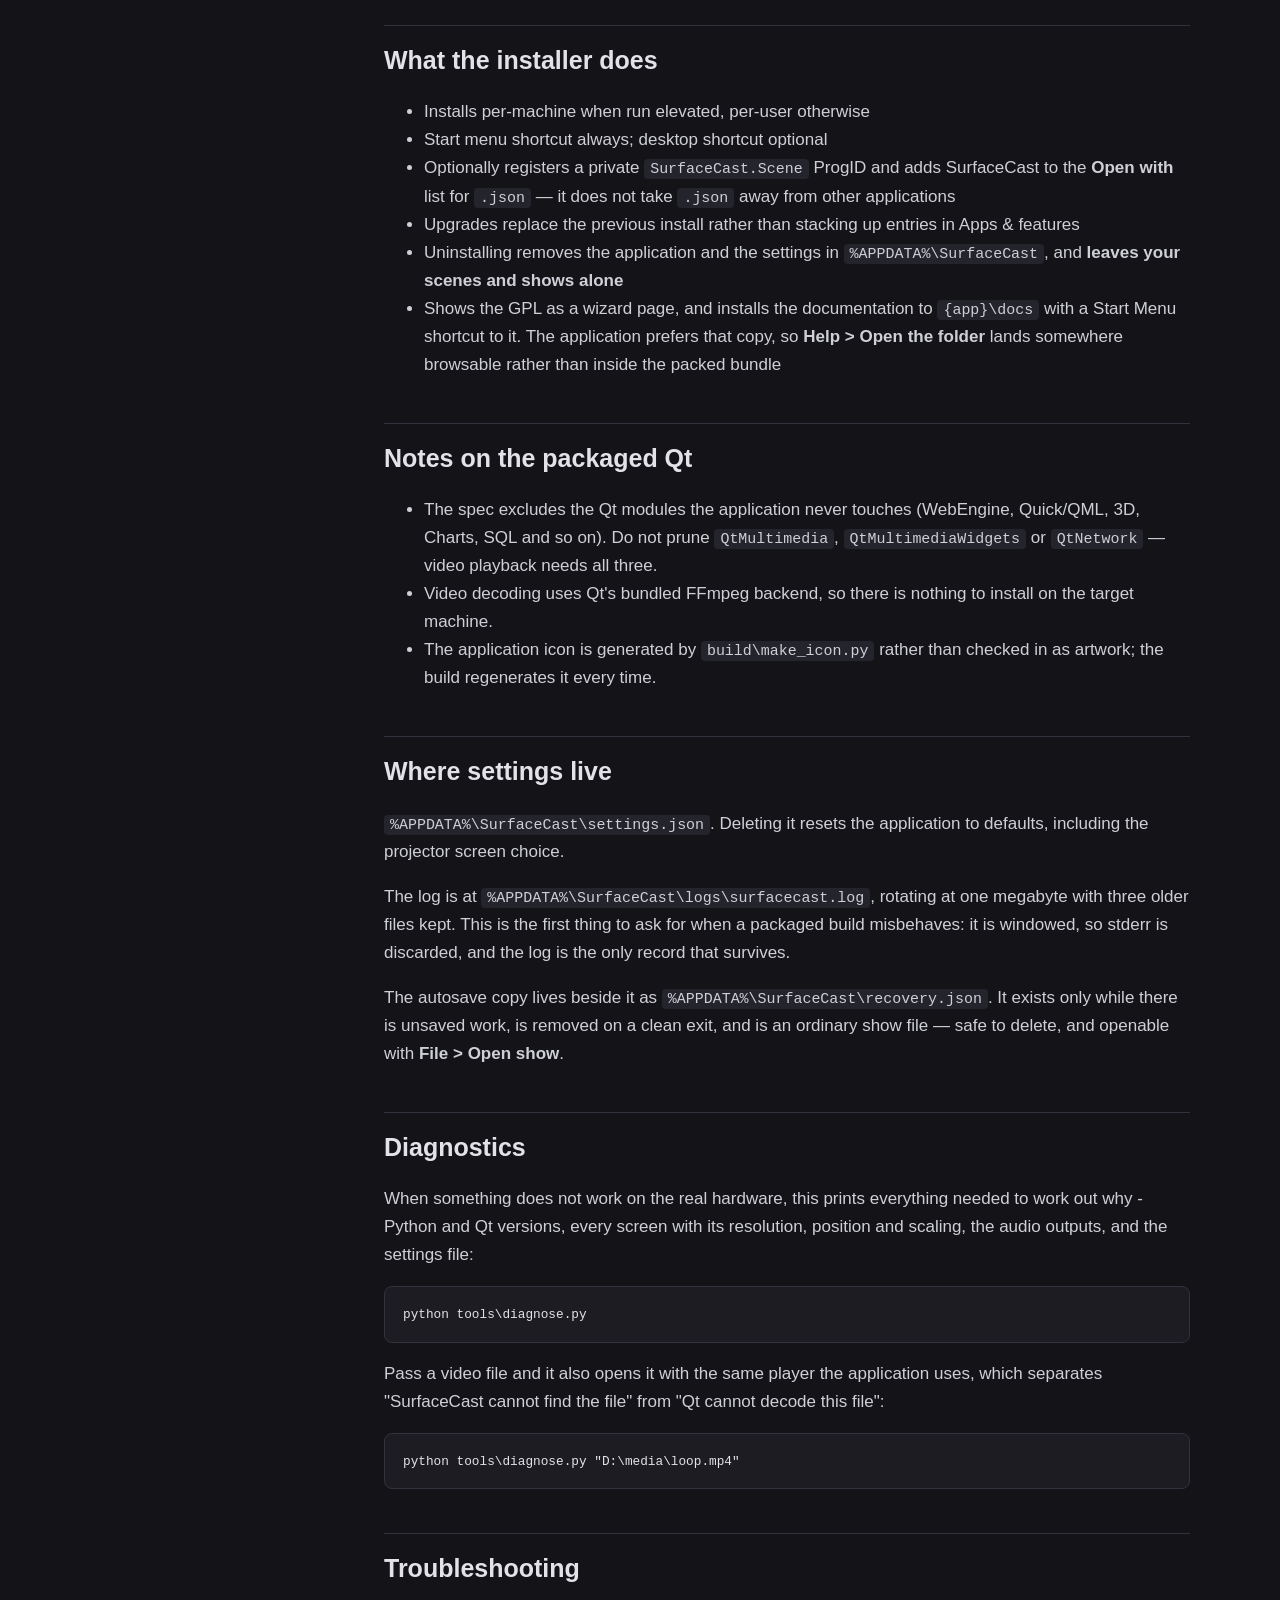
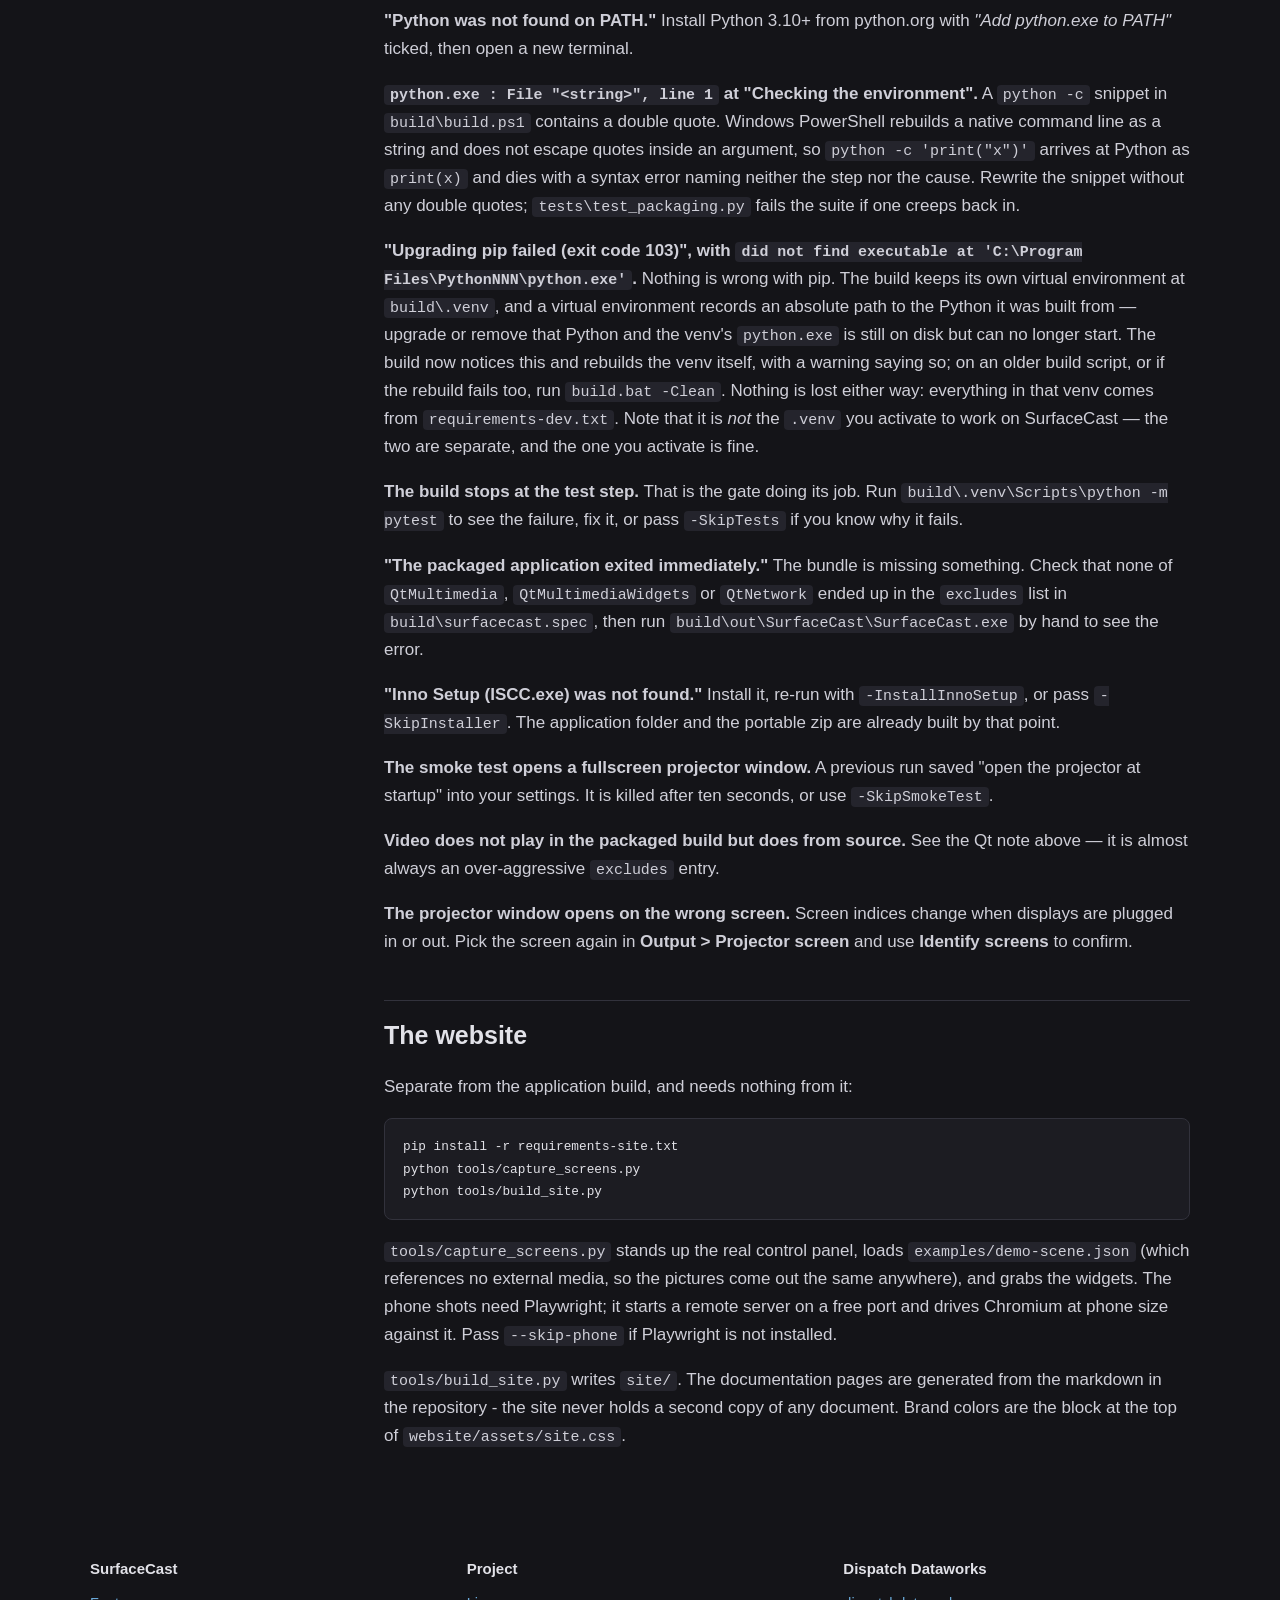
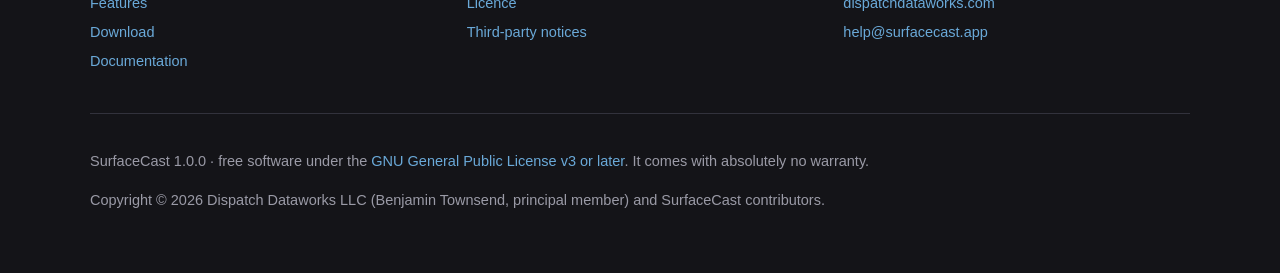
<file: docs/building.html>
<!DOCTYPE html>
<html lang="en">
<head>
<meta charset="utf-8">
<meta name="viewport" content="width=device-width, initial-scale=1">
<title>Building - SurfaceCast</title>
<meta name="description" content="Producing the Windows executable and installer.">
<meta property="og:title" content="Building - SurfaceCast">
<meta property="og:description" content="Producing the Windows executable and installer.">
<meta property="og:type" content="website">
<link rel="icon" href="../assets/favicon.svg" type="image/svg+xml">
<link rel="stylesheet" href="../assets/site.css">
</head>
<body>
<header class="site-head">
  <div class="wrap">
    <a class="wordmark" href="../index.html">Surface<span>Cast</span></a>
    <button class="nav-toggle" aria-expanded="false" hidden>Menu</button>
    <nav class="site-nav"><a href="../index.html">Overview</a><a href="../halloween.html">Halloween</a><a href="../who-its-for.html">Who it&#x27;s for</a><a href="../features.html">Features</a><a href="../download.html">Download</a><a href="../docs/index.html" aria-current="page">Documentation</a><a href="../license.html">Licence</a></nav>
  </div>
</header>

<div class="wrap">
  <div class="doc-layout">
    <nav class="doc-nav"><h4>On this page</h4><ul class="doc-toc"><li><a href="#prerequisites">Prerequisites</a></li><li><a href="#what-the-script-does">What the script does</a></li><li><a href="#output">Output</a></li><li><a href="#options">Options</a></li><li><a href="#changing-the-version">Changing the version</a></li><li><a href="#running-the-steps-by-hand">Running the steps by hand</a></li><li><a href="#why-a-folder-build-not-a-single-file">Why a folder build, not a single file</a></li><li><a href="#publishing-a-release">Publishing a release</a></li><li><a href="#the-build-is-unsigned">The build is unsigned</a></li><li><a href="#what-the-installer-does">What the installer does</a></li><li><a href="#notes-on-the-packaged-qt">Notes on the packaged Qt</a></li><li><a href="#where-settings-live">Where settings live</a></li><li><a href="#diagnostics">Diagnostics</a></li><li><a href="#troubleshooting">Troubleshooting</a></li><li><a href="#the-website">The website</a></li></ul><h4>Documentation</h4><ul><li><a href="index.html">All documentation</a></li><li><a href="user-guide.html">User guide</a></li><li><a href="reference.html">Reference</a></li><li><a href="building.html" aria-current="page">Building</a></li><li><a href="scene-format.html">Scene file format</a></li><li><a href="settings-format.html">Settings format</a></li><li><a href="mesh-video.html">Mesh video performance</a></li><li><a href="notices.html">Third-party notices</a></li></ul></nav>
    <div class="doc-body">
      <h1 id="building-surfacecast-for-windows">Building SurfaceCast for Windows</h1>
<p>One command takes a clean checkout to artifacts you can hand to someone.</p>
<pre><code>build.bat
</code></pre>
<p>That is it. From PowerShell, or to pass options:</p>
<pre><code class="language-powershell">powershell -ExecutionPolicy Bypass -File build\build.ps1
</code></pre>
<h2 id="prerequisites">Prerequisites</h2>
<ul>
<li>Windows 10 or later, 64-bit</li>
<li>Python 3.10 or newer, on <code>PATH</code> (tick <em>"Add python.exe to PATH"</em> in the
  Python installer)</li>
<li><a href="https://jrsoftware.org/isdl.php">Inno Setup 6</a> for the installer — optional,
  and <code>build.bat -InstallInnoSetup</code> will fetch it with winget</li>
</ul>
<p>Nothing else. The script creates its own virtual environment and installs
everything into it, so your system Python is left alone.</p>
<h2 id="what-the-script-does">What the script does</h2>
<table>
<thead>
<tr>
<th>Step</th>
<th></th>
</tr>
</thead>
<tbody>
<tr>
<td>1</td>
<td>Checks Python is present and new enough, and reads the version</td>
</tr>
<tr>
<td>2</td>
<td>Creates <code>build\.venv</code> and installs the dependencies into it</td>
</tr>
<tr>
<td>3</td>
<td>Runs the test suite — <strong>and refuses to package if it fails</strong></td>
</tr>
<tr>
<td>4</td>
<td>Regenerates the application icon</td>
</tr>
<tr>
<td>5</td>
<td>Builds the application with PyInstaller</td>
</tr>
<tr>
<td>6</td>
<td>Launches the built <code>.exe</code> to confirm it actually starts</td>
</tr>
<tr>
<td>7</td>
<td>Packages the portable zip</td>
</tr>
<tr>
<td>8</td>
<td>Compiles the installer with Inno Setup</td>
</tr>
<tr>
<td>9</td>
<td>Writes SHA-256 checksums and a build record</td>
</tr>
</tbody>
</table>
<p>Step 6 is worth calling out: a missing Qt plugin or DLL produces a bundle that
builds perfectly and then dies the moment it is launched. The script starts the
executable, waits ten seconds, and fails the build if it exited. A window may
briefly appear; that is expected.</p>
<h2 id="output">Output</h2>
<p>Everything deployable lands in <code>dist\</code>:</p>
<table>
<thead>
<tr>
<th>File</th>
<th></th>
</tr>
</thead>
<tbody>
<tr>
<td><code>SurfaceCast-&lt;version&gt;-setup.exe</code></td>
<td>The installer — this is what you give people</td>
</tr>
<tr>
<td><code>SurfaceCast-&lt;version&gt;-portable.zip</code></td>
<td>No-install build; unzip and run <code>SurfaceCast.exe</code></td>
</tr>
<tr>
<td><code>SHA256SUMS.txt</code></td>
<td>Checksums, in the format <code>sha256sum -c</code> reads</td>
</tr>
<tr>
<td><code>BUILD-INFO.txt</code></td>
<td>Version, commit, machine, Python and PySide6 versions</td>
</tr>
</tbody>
</table>
<p>Intermediate output stays under <code>build\</code>:</p>
<table>
<thead>
<tr>
<th>Path</th>
<th></th>
</tr>
</thead>
<tbody>
<tr>
<td><code>build\out\SurfaceCast\</code></td>
<td>The unpacked application</td>
</tr>
<tr>
<td><code>build\work\</code></td>
<td>PyInstaller scratch space, safe to delete</td>
</tr>
<tr>
<td><code>build\.venv\</code></td>
<td>The build virtual environment</td>
</tr>
<tr>
<td><code>build\_generated\</code></td>
<td>Version files generated from <code>constants.py</code></td>
</tr>
</tbody>
</table>
<p>All of it is ignored by git.</p>
<h2 id="options">Options</h2>
<table>
<thead>
<tr>
<th>Switch</th>
<th></th>
</tr>
</thead>
<tbody>
<tr>
<td><code>-SkipInstaller</code></td>
<td>Application and portable zip only</td>
</tr>
<tr>
<td><code>-SkipPortable</code></td>
<td>Do not build the zip</td>
</tr>
<tr>
<td><code>-SkipTests</code></td>
<td>Package without running the tests (not for a release)</td>
</tr>
<tr>
<td><code>-SkipSmokeTest</code></td>
<td>Do not launch the result — use on a machine with no desktop</td>
</tr>
<tr>
<td><code>-Clean</code></td>
<td>Delete and rebuild the build virtual environment</td>
</tr>
<tr>
<td><code>-InstallInnoSetup</code></td>
<td>Install Inno Setup with winget if it is missing</td>
</tr>
<tr>
<td><code>-OutputDir &lt;path&gt;</code></td>
<td>Put the artifacts somewhere other than <code>dist\</code></td>
</tr>
</tbody>
</table>
<pre><code>build.bat -SkipInstaller
build.bat -Clean -InstallInnoSetup
build.bat -OutputDir C:\releases\surfacecast
</code></pre>
<p>The script exits non-zero if any step fails, so it drops straight into CI.</p>
<h2 id="changing-the-version">Changing the version</h2>
<p>Edit <code>APP_VERSION</code> in <code>surfacecast/core/constants.py</code>. That is the only place
it is written down — the Windows version resource, the installer, the artifact
filenames and the packaging metadata are all derived from it at build time, and
a test fails if a second copy creeps back in.</p>
<h2 id="running-the-steps-by-hand">Running the steps by hand</h2>
<pre><code class="language-powershell">python -m pip install -r requirements-dev.txt
python build\make_icon.py
python -m PyInstaller build\surfacecast.spec --noconfirm --clean --workpath build\work --distpath build\out
iscc build\installer.iss
</code></pre>
<p>Run PyInstaller before Inno Setup: the spec generates the version file that
<code>installer.iss</code> reads.</p>
<h2 id="why-a-folder-build-not-a-single-file">Why a folder build, not a single file</h2>
<p>A one-file build unpacks itself into a temporary folder on every launch, which
adds seconds to startup. That is the wrong trade for an application opened
minutes before a show starts. The installer hides the folder from users anyway,
and the portable zip is for people who want to see it.</p>
<h2 id="publishing-a-release">Publishing a release</h2>
<p>Builds are published as GitHub releases on the <strong>site</strong> repository,
<code>benjaminarthurt/surfacecast.app</code>, which is public. Not the source repository,
which is private, and not in the site tree itself: GitHub refuses any file over
100MB, and <code>tools/publish_site.py</code> replaces the site repository's contents on
every publish, so a binary in it would survive until the next one.</p>
<pre><code># 1. version, in surfacecast/core/constants.py, then commit it
# 2. tag the commit the build will come from
git tag v1.0.0
# 3. a full build - no -SkipTests for a release, the gate is the point
build.bat
# 4. the source archive and checksums over the whole release
python tools\release.py --tag v1.0.0
</code></pre>
<p>That leaves four files in <code>dist\</code>, and all four go in the release:</p>
<table>
<thead>
<tr>
<th>File</th>
<th>Why</th>
</tr>
</thead>
<tbody>
<tr>
<td><code>SurfaceCast-&lt;version&gt;-setup.exe</code></td>
<td>The installer</td>
</tr>
<tr>
<td><code>SurfaceCast-&lt;version&gt;-portable.zip</code></td>
<td>For a machine you cannot install on</td>
</tr>
<tr>
<td><code>SurfaceCast-&lt;version&gt;-source.zip</code></td>
<td><strong>Required by the licence</strong> - see below</td>
</tr>
<tr>
<td><code>SHA256SUMS.txt</code></td>
<td>Covers the other three</td>
</tr>
</tbody>
</table>
<h3 id="the-source-archive-is-not-optional">The source archive is not optional</h3>
<p>SurfaceCast is GPL-3.0. Offering a build for download is section <strong>6(d)</strong> of
that licence, which requires <em>equivalent access to the Corresponding Source in
the same way through the same place at no further charge</em>. The written offer in
<code>THIRD-PARTY-NOTICES.md</code> — source by email on request — is section <strong>6(b)</strong>,
which covers object code conveyed <em>"in, or embodied in, a physical product"</em>. It
does not cover a download, so an installer published without the source beside
it would not comply.</p>
<p><code>tools/release.py</code> builds that archive with <code>git archive</code> from a committed tree,
and refuses a dirty working copy: an archive of uncommitted edits is not the
corresponding source of anything that was built. Keeping the development
repository private is fine — what the licence entitles a recipient to is the
source for the version they have, published beside it.</p>
<p>Push the tag (<code>git push origin v1.0.0</code>) so the release points at a commit that
is actually in the remote.</p>
<h2 id="the-build-is-unsigned">The build is unsigned</h2>
<p>There is no code signing certificate involved, so on a machine that has not seen
the installer before, Windows SmartScreen shows <em>"Windows protected your PC"</em>.
Users get past it with <strong>More info &gt; Run anyway</strong>. Some managed environments
block unsigned installers outright; there, the portable zip can be copied into
place instead.</p>
<p>To sign it later, add a <code>signtool</code> step after PyInstaller and before Inno Setup,
and set <code>SignTool</code> in <code>build\installer.iss</code>.</p>
<h2 id="what-the-installer-does">What the installer does</h2>
<ul>
<li>Installs per-machine when run elevated, per-user otherwise</li>
<li>Start menu shortcut always; desktop shortcut optional</li>
<li>Optionally registers a private <code>SurfaceCast.Scene</code> ProgID and adds SurfaceCast
  to the <strong>Open with</strong> list for <code>.json</code> — it does not take <code>.json</code> away from
  other applications</li>
<li>Upgrades replace the previous install rather than stacking up entries in
  Apps &amp; features</li>
<li>Uninstalling removes the application and the settings in
  <code>%APPDATA%\SurfaceCast</code>, and <strong>leaves your scenes and shows alone</strong></li>
<li>Shows the GPL as a wizard page, and installs the documentation to
  <code>{app}\docs</code> with a Start Menu shortcut to it. The application prefers that
  copy, so <strong>Help &gt; Open the folder</strong> lands somewhere browsable rather than
  inside the packed bundle</li>
</ul>
<h2 id="notes-on-the-packaged-qt">Notes on the packaged Qt</h2>
<ul>
<li>The spec excludes the Qt modules the application never touches (WebEngine,
  Quick/QML, 3D, Charts, SQL and so on). Do not prune <code>QtMultimedia</code>,
  <code>QtMultimediaWidgets</code> or <code>QtNetwork</code> — video playback needs all three.</li>
<li>Video decoding uses Qt's bundled FFmpeg backend, so there is nothing to
  install on the target machine.</li>
<li>The application icon is generated by <code>build\make_icon.py</code> rather than checked
  in as artwork; the build regenerates it every time.</li>
</ul>
<h2 id="where-settings-live">Where settings live</h2>
<p><code>%APPDATA%\SurfaceCast\settings.json</code>. Deleting it resets the application to
defaults, including the projector screen choice.</p>
<p>The log is at <code>%APPDATA%\SurfaceCast\logs\surfacecast.log</code>, rotating at one
megabyte with three older files kept. This is the first thing to ask for when a
packaged build misbehaves: it is windowed, so stderr is discarded, and the log
is the only record that survives.</p>
<p>The autosave copy lives beside it as <code>%APPDATA%\SurfaceCast\recovery.json</code>. It
exists only while there is unsaved work, is removed on a clean exit, and is an
ordinary show file — safe to delete, and openable with <strong>File &gt; Open show</strong>.</p>
<h2 id="diagnostics">Diagnostics</h2>
<p>When something does not work on the real hardware, this prints everything
needed to work out why - Python and Qt versions, every screen with its
resolution, position and scaling, the audio outputs, and the settings file:</p>
<pre><code>python tools\diagnose.py
</code></pre>
<p>Pass a video file and it also opens it with the same player the application
uses, which separates "SurfaceCast cannot find the file" from "Qt cannot
decode this file":</p>
<pre><code>python tools\diagnose.py &quot;D:\media\loop.mp4&quot;
</code></pre>
<h2 id="troubleshooting">Troubleshooting</h2>
<p><strong>"Python was not found on PATH."</strong> Install Python 3.10+ from python.org with
<em>"Add python.exe to PATH"</em> ticked, then open a new terminal.</p>
<p><strong><code>python.exe : File "&lt;string&gt;", line 1</code> at "Checking the environment".</strong>
A <code>python -c</code> snippet in <code>build\build.ps1</code> contains a double quote. Windows
PowerShell rebuilds a native command line as a string and does not escape
quotes inside an argument, so <code>python -c 'print("x")'</code> arrives at Python as
<code>print(x)</code> and dies with a syntax error naming neither the step nor the cause.
Rewrite the snippet without any double quotes; <code>tests\test_packaging.py</code> fails
the suite if one creeps back in.</p>
<p><strong>"Upgrading pip failed (exit code 103)", with <code>did not find executable at
'C:\Program Files\PythonNNN\python.exe'</code>.</strong> Nothing is wrong with pip. The
build keeps its own virtual environment at <code>build\.venv</code>, and a virtual
environment records an absolute path to the Python it was built from — upgrade
or remove that Python and the venv's <code>python.exe</code> is still on disk but can no
longer start. The build now notices this and rebuilds the venv itself, with a
warning saying so; on an older build script, or if the rebuild fails too, run
<code>build.bat -Clean</code>. Nothing is lost either way: everything in that venv comes
from <code>requirements-dev.txt</code>. Note that it is <em>not</em> the <code>.venv</code> you activate to
work on SurfaceCast — the two are separate, and the one you activate is fine.</p>
<p><strong>The build stops at the test step.</strong> That is the gate doing its job. Run
<code>build\.venv\Scripts\python -m pytest</code> to see the failure, fix it, or pass
<code>-SkipTests</code> if you know why it fails.</p>
<p><strong>"The packaged application exited immediately."</strong> The bundle is missing
something. Check that none of <code>QtMultimedia</code>, <code>QtMultimediaWidgets</code> or
<code>QtNetwork</code> ended up in the <code>excludes</code> list in <code>build\surfacecast.spec</code>, then
run <code>build\out\SurfaceCast\SurfaceCast.exe</code> by hand to see the error.</p>
<p><strong>"Inno Setup (ISCC.exe) was not found."</strong> Install it, re-run with
<code>-InstallInnoSetup</code>, or pass <code>-SkipInstaller</code>. The application folder and the
portable zip are already built by that point.</p>
<p><strong>The smoke test opens a fullscreen projector window.</strong> A previous run saved
"open the projector at startup" into your settings. It is killed after ten
seconds, or use <code>-SkipSmokeTest</code>.</p>
<p><strong>Video does not play in the packaged build but does from source.</strong> See the Qt
note above — it is almost always an over-aggressive <code>excludes</code> entry.</p>
<p><strong>The projector window opens on the wrong screen.</strong> Screen indices change when
displays are plugged in or out. Pick the screen again in <strong>Output &gt; Projector
screen</strong> and use <strong>Identify screens</strong> to confirm.</p>
<h2 id="the-website">The website</h2>
<p>Separate from the application build, and needs nothing from it:</p>
<pre><code>pip install -r requirements-site.txt
python tools/capture_screens.py
python tools/build_site.py
</code></pre>
<p><code>tools/capture_screens.py</code> stands up the real control panel, loads
<code>examples/demo-scene.json</code> (which references no external media, so the pictures
come out the same anywhere), and grabs the widgets. The phone shots need
Playwright; it starts a remote server on a free port and drives Chromium at
phone size against it. Pass <code>--skip-phone</code> if Playwright is not installed.</p>
<p><code>tools/build_site.py</code> writes <code>site/</code>. The documentation pages are generated
from the markdown in the repository - the site never holds a second copy of
any document. Brand colors are the block at the top of
<code>website/assets/site.css</code>.</p>
    </div>
  </div>
</div>

<footer class="site-foot">
  <div class="wrap">
    <div class="cols">
      <div>
        <h4>SurfaceCast</h4>
        <ul>
          <li><a href="../features.html">Features</a></li>
          <li><a href="../download.html">Download</a></li>
          <li><a href="../docs/index.html">Documentation</a></li>
        </ul>
      </div>
      <div>
        <h4>Project</h4>
        <ul>
          <li><a href="../license.html">Licence</a></li>
          <li><a href="../docs/notices.html">Third-party notices</a></li>
        </ul>
      </div>
      <div>
        <h4>Dispatch Dataworks</h4>
        <ul>
          <li><a href="https://dispatchdataworks.com">dispatchdataworks.com</a></li>
          <li><a href="mailto:help@surfacecast.app">help@surfacecast.app</a></li>
        </ul>
      </div>
    </div>
    <div class="legal">
      <p>SurfaceCast 1.0.0 &middot; free software under the
      <a href="../license.html">GNU General Public License v3 or later</a>.
      It comes with absolutely no warranty.</p>
      <p>Copyright &copy; 2026 Dispatch Dataworks LLC (Benjamin Townsend, principal member) and SurfaceCast contributors.</p>
    </div>
  </div>
</footer>
<script src="../assets/site.js" defer></script>
</body>
</html>
</file>
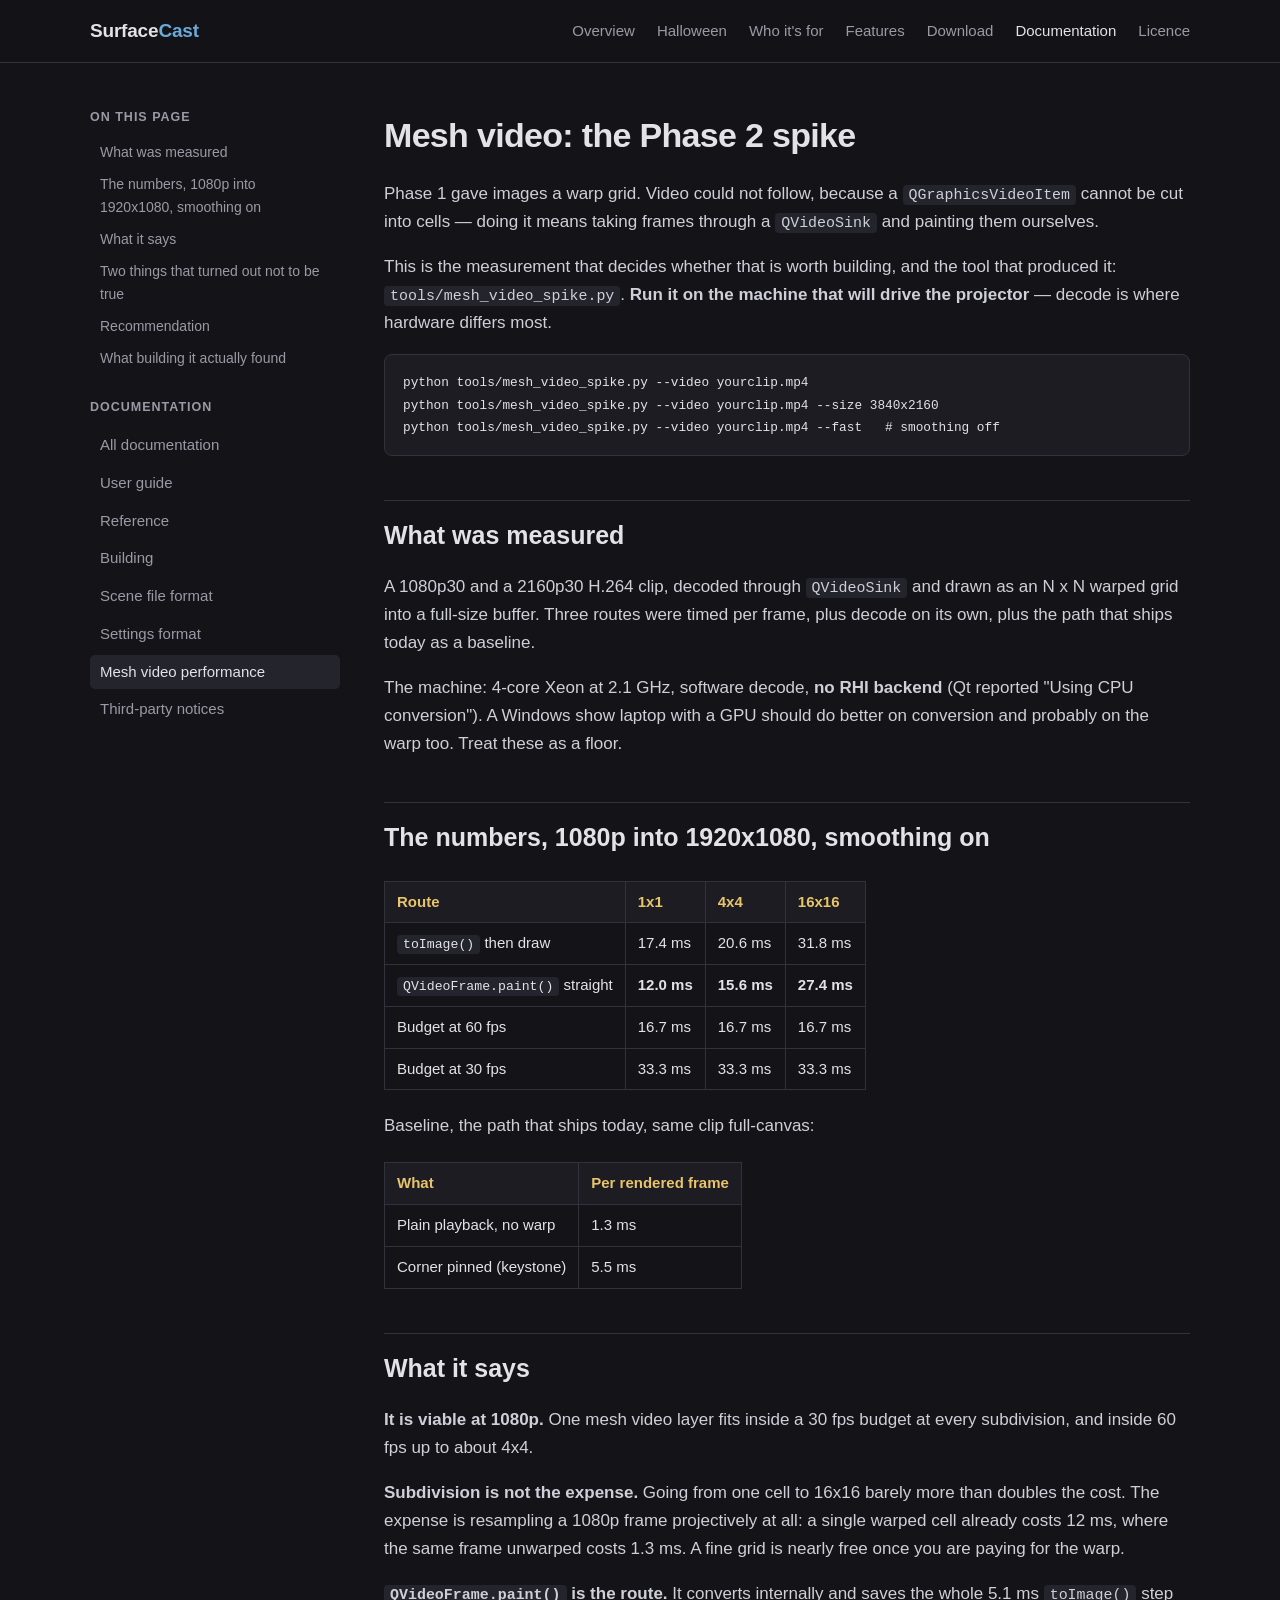
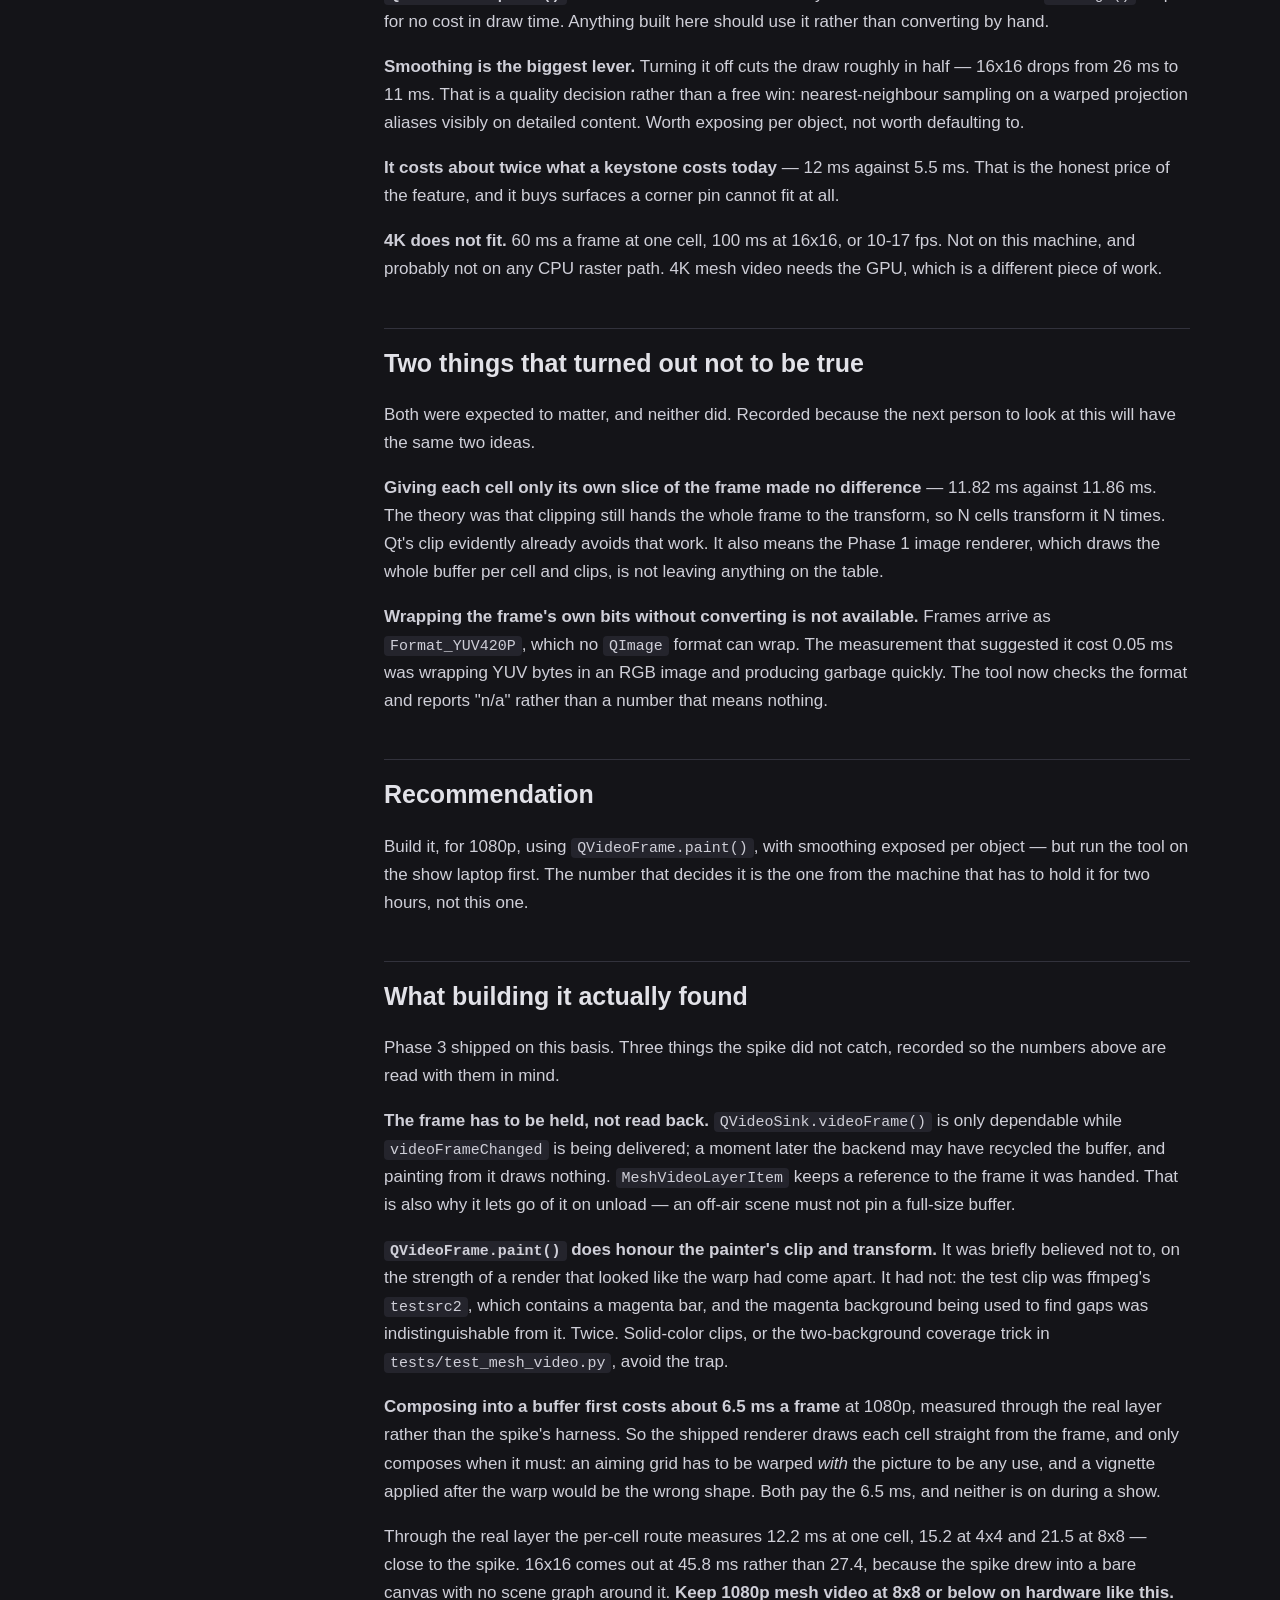
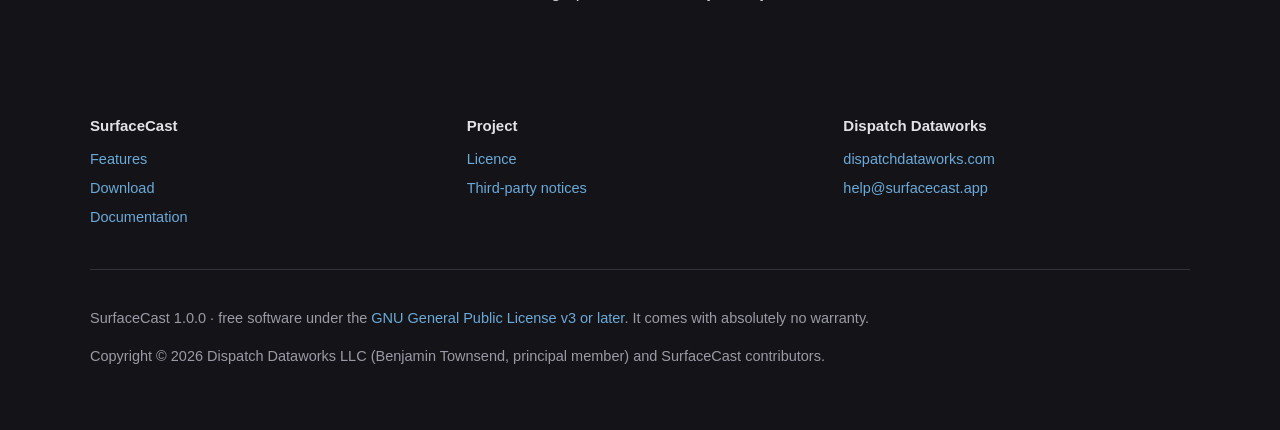
<file: docs/mesh-video.html>
<!DOCTYPE html>
<html lang="en">
<head>
<meta charset="utf-8">
<meta name="viewport" content="width=device-width, initial-scale=1">
<title>Mesh video performance - SurfaceCast</title>
<meta name="description" content="What warping video costs, measured rather than guessed.">
<meta property="og:title" content="Mesh video performance - SurfaceCast">
<meta property="og:description" content="What warping video costs, measured rather than guessed.">
<meta property="og:type" content="website">
<link rel="icon" href="../assets/favicon.svg" type="image/svg+xml">
<link rel="stylesheet" href="../assets/site.css">
</head>
<body>
<header class="site-head">
  <div class="wrap">
    <a class="wordmark" href="../index.html">Surface<span>Cast</span></a>
    <button class="nav-toggle" aria-expanded="false" hidden>Menu</button>
    <nav class="site-nav"><a href="../index.html">Overview</a><a href="../halloween.html">Halloween</a><a href="../who-its-for.html">Who it&#x27;s for</a><a href="../features.html">Features</a><a href="../download.html">Download</a><a href="../docs/index.html" aria-current="page">Documentation</a><a href="../license.html">Licence</a></nav>
  </div>
</header>

<div class="wrap">
  <div class="doc-layout">
    <nav class="doc-nav"><h4>On this page</h4><ul class="doc-toc"><li><a href="#what-was-measured">What was measured</a></li><li><a href="#the-numbers-1080p-into-1920x1080-smoothing-on">The numbers, 1080p into 1920x1080, smoothing on</a></li><li><a href="#what-it-says">What it says</a></li><li><a href="#two-things-that-turned-out-not-to-be-true">Two things that turned out not to be true</a></li><li><a href="#recommendation">Recommendation</a></li><li><a href="#what-building-it-actually-found">What building it actually found</a></li></ul><h4>Documentation</h4><ul><li><a href="index.html">All documentation</a></li><li><a href="user-guide.html">User guide</a></li><li><a href="reference.html">Reference</a></li><li><a href="building.html">Building</a></li><li><a href="scene-format.html">Scene file format</a></li><li><a href="settings-format.html">Settings format</a></li><li><a href="mesh-video.html" aria-current="page">Mesh video performance</a></li><li><a href="notices.html">Third-party notices</a></li></ul></nav>
    <div class="doc-body">
      <h1 id="mesh-video-the-phase-2-spike">Mesh video: the Phase 2 spike</h1>
<p>Phase 1 gave images a warp grid. Video could not follow, because a
<code>QGraphicsVideoItem</code> cannot be cut into cells — doing it means taking frames
through a <code>QVideoSink</code> and painting them ourselves.</p>
<p>This is the measurement that decides whether that is worth building, and the
tool that produced it: <code>tools/mesh_video_spike.py</code>. <strong>Run it on the machine
that will drive the projector</strong> — decode is where hardware differs most.</p>
<pre><code>python tools/mesh_video_spike.py --video yourclip.mp4
python tools/mesh_video_spike.py --video yourclip.mp4 --size 3840x2160
python tools/mesh_video_spike.py --video yourclip.mp4 --fast   # smoothing off
</code></pre>
<h2 id="what-was-measured">What was measured</h2>
<p>A 1080p30 and a 2160p30 H.264 clip, decoded through <code>QVideoSink</code> and drawn as
an N x N warped grid into a full-size buffer. Three routes were timed per
frame, plus decode on its own, plus the path that ships today as a baseline.</p>
<p>The machine: 4-core Xeon at 2.1 GHz, software decode, <strong>no RHI backend</strong> (Qt
reported "Using CPU conversion"). A Windows show laptop with a GPU should do
better on conversion and probably on the warp too. Treat these as a floor.</p>
<h2 id="the-numbers-1080p-into-1920x1080-smoothing-on">The numbers, 1080p into 1920x1080, smoothing on</h2>
<table>
<thead>
<tr>
<th>Route</th>
<th>1x1</th>
<th>4x4</th>
<th>16x16</th>
</tr>
</thead>
<tbody>
<tr>
<td><code>toImage()</code> then draw</td>
<td>17.4 ms</td>
<td>20.6 ms</td>
<td>31.8 ms</td>
</tr>
<tr>
<td><code>QVideoFrame.paint()</code> straight</td>
<td><strong>12.0 ms</strong></td>
<td><strong>15.6 ms</strong></td>
<td><strong>27.4 ms</strong></td>
</tr>
<tr>
<td>Budget at 60 fps</td>
<td>16.7 ms</td>
<td>16.7 ms</td>
<td>16.7 ms</td>
</tr>
<tr>
<td>Budget at 30 fps</td>
<td>33.3 ms</td>
<td>33.3 ms</td>
<td>33.3 ms</td>
</tr>
</tbody>
</table>
<p>Baseline, the path that ships today, same clip full-canvas:</p>
<table>
<thead>
<tr>
<th>What</th>
<th>Per rendered frame</th>
</tr>
</thead>
<tbody>
<tr>
<td>Plain playback, no warp</td>
<td>1.3 ms</td>
</tr>
<tr>
<td>Corner pinned (keystone)</td>
<td>5.5 ms</td>
</tr>
</tbody>
</table>
<h2 id="what-it-says">What it says</h2>
<p><strong>It is viable at 1080p.</strong> One mesh video layer fits inside a 30 fps budget at
every subdivision, and inside 60 fps up to about 4x4.</p>
<p><strong>Subdivision is not the expense.</strong> Going from one cell to 16x16 barely more
than doubles the cost. The expense is resampling a 1080p frame projectively at
all: a single warped cell already costs 12 ms, where the same frame unwarped
costs 1.3 ms. A fine grid is nearly free once you are paying for the warp.</p>
<p><strong><code>QVideoFrame.paint()</code> is the route.</strong> It converts internally and saves the
whole 5.1 ms <code>toImage()</code> step for no cost in draw time. Anything built here
should use it rather than converting by hand.</p>
<p><strong>Smoothing is the biggest lever.</strong> Turning it off cuts the draw roughly in
half — 16x16 drops from 26 ms to 11 ms. That is a quality decision rather than
a free win: nearest-neighbour sampling on a warped projection aliases visibly
on detailed content. Worth exposing per object, not worth defaulting to.</p>
<p><strong>It costs about twice what a keystone costs today</strong> — 12 ms against 5.5 ms.
That is the honest price of the feature, and it buys surfaces a corner pin
cannot fit at all.</p>
<p><strong>4K does not fit.</strong> 60 ms a frame at one cell, 100 ms at 16x16, or 10-17 fps.
Not on this machine, and probably not on any CPU raster path. 4K mesh video
needs the GPU, which is a different piece of work.</p>
<h2 id="two-things-that-turned-out-not-to-be-true">Two things that turned out not to be true</h2>
<p>Both were expected to matter, and neither did. Recorded because the next person
to look at this will have the same two ideas.</p>
<p><strong>Giving each cell only its own slice of the frame made no difference</strong> —
11.82 ms against 11.86 ms. The theory was that clipping still hands the whole
frame to the transform, so N cells transform it N times. Qt's clip evidently
already avoids that work. It also means the Phase 1 image renderer, which
draws the whole buffer per cell and clips, is not leaving anything on the
table.</p>
<p><strong>Wrapping the frame's own bits without converting is not available.</strong> Frames
arrive as <code>Format_YUV420P</code>, which no <code>QImage</code> format can wrap. The measurement
that suggested it cost 0.05 ms was wrapping YUV bytes in an RGB image and
producing garbage quickly. The tool now checks the format and reports "n/a"
rather than a number that means nothing.</p>
<h2 id="recommendation">Recommendation</h2>
<p>Build it, for 1080p, using <code>QVideoFrame.paint()</code>, with smoothing exposed per
object — but run the tool on the show laptop first. The number that decides it
is the one from the machine that has to hold it for two hours, not this one.</p>
<h2 id="what-building-it-actually-found">What building it actually found</h2>
<p>Phase 3 shipped on this basis. Three things the spike did not catch, recorded
so the numbers above are read with them in mind.</p>
<p><strong>The frame has to be held, not read back.</strong> <code>QVideoSink.videoFrame()</code> is only
dependable while <code>videoFrameChanged</code> is being delivered; a moment later the
backend may have recycled the buffer, and painting from it draws nothing.
<code>MeshVideoLayerItem</code> keeps a reference to the frame it was handed. That is also
why it lets go of it on unload — an off-air scene must not pin a full-size
buffer.</p>
<p><strong><code>QVideoFrame.paint()</code> does honour the painter's clip and transform.</strong> It was
briefly believed not to, on the strength of a render that looked like the warp
had come apart. It had not: the test clip was ffmpeg's <code>testsrc2</code>, which
contains a magenta bar, and the magenta background being used to find gaps was
indistinguishable from it. Twice. Solid-color clips, or the two-background
coverage trick in <code>tests/test_mesh_video.py</code>, avoid the trap.</p>
<p><strong>Composing into a buffer first costs about 6.5 ms a frame</strong> at 1080p, measured
through the real layer rather than the spike's harness. So the shipped renderer
draws each cell straight from the frame, and only composes when it must: an
aiming grid has to be warped <em>with</em> the picture to be any use, and a vignette
applied after the warp would be the wrong shape. Both pay the 6.5 ms, and
neither is on during a show.</p>
<p>Through the real layer the per-cell route measures 12.2 ms at one cell, 15.2 at
4x4 and 21.5 at 8x8 — close to the spike. 16x16 comes out at 45.8 ms rather
than 27.4, because the spike drew into a bare canvas with no scene graph around
it. <strong>Keep 1080p mesh video at 8x8 or below on hardware like this.</strong></p>
    </div>
  </div>
</div>

<footer class="site-foot">
  <div class="wrap">
    <div class="cols">
      <div>
        <h4>SurfaceCast</h4>
        <ul>
          <li><a href="../features.html">Features</a></li>
          <li><a href="../download.html">Download</a></li>
          <li><a href="../docs/index.html">Documentation</a></li>
        </ul>
      </div>
      <div>
        <h4>Project</h4>
        <ul>
          <li><a href="../license.html">Licence</a></li>
          <li><a href="../docs/notices.html">Third-party notices</a></li>
        </ul>
      </div>
      <div>
        <h4>Dispatch Dataworks</h4>
        <ul>
          <li><a href="https://dispatchdataworks.com">dispatchdataworks.com</a></li>
          <li><a href="mailto:help@surfacecast.app">help@surfacecast.app</a></li>
        </ul>
      </div>
    </div>
    <div class="legal">
      <p>SurfaceCast 1.0.0 &middot; free software under the
      <a href="../license.html">GNU General Public License v3 or later</a>.
      It comes with absolutely no warranty.</p>
      <p>Copyright &copy; 2026 Dispatch Dataworks LLC (Benjamin Townsend, principal member) and SurfaceCast contributors.</p>
    </div>
  </div>
</footer>
<script src="../assets/site.js" defer></script>
</body>
</html>
</file>
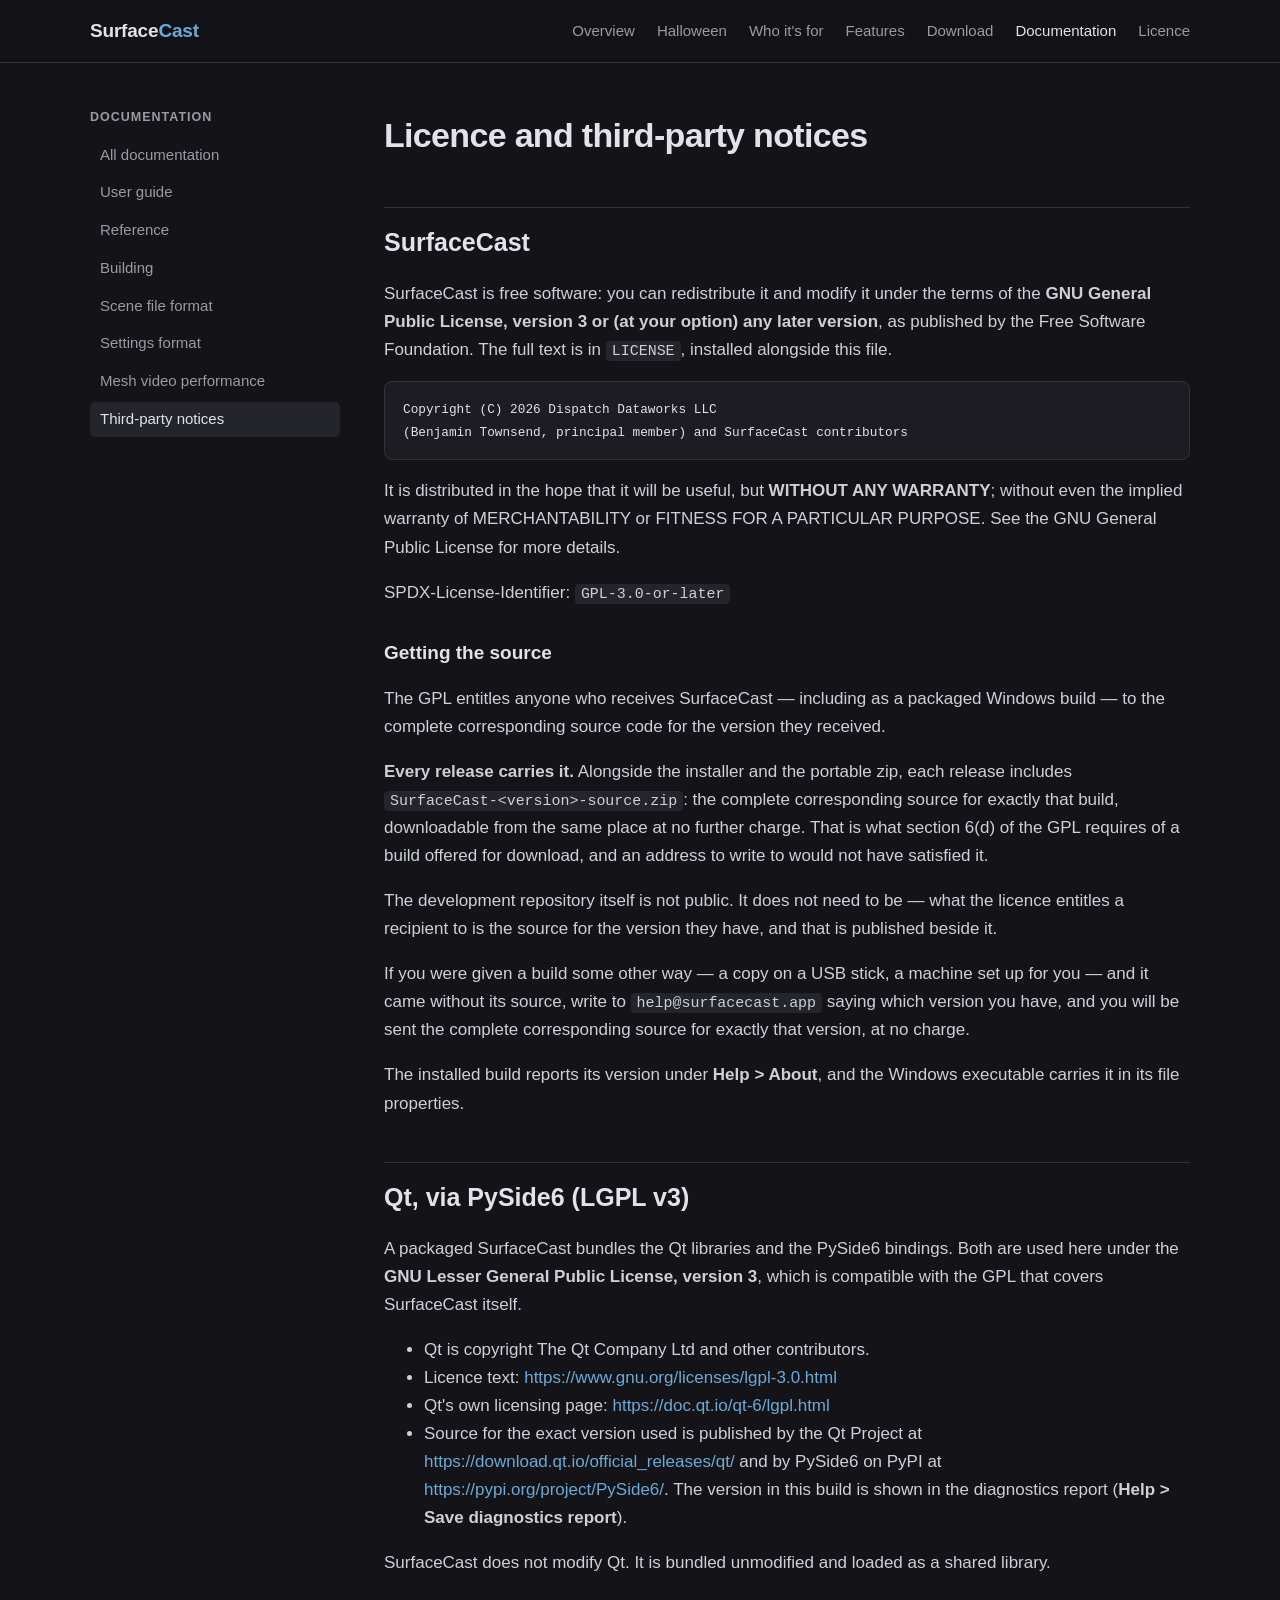
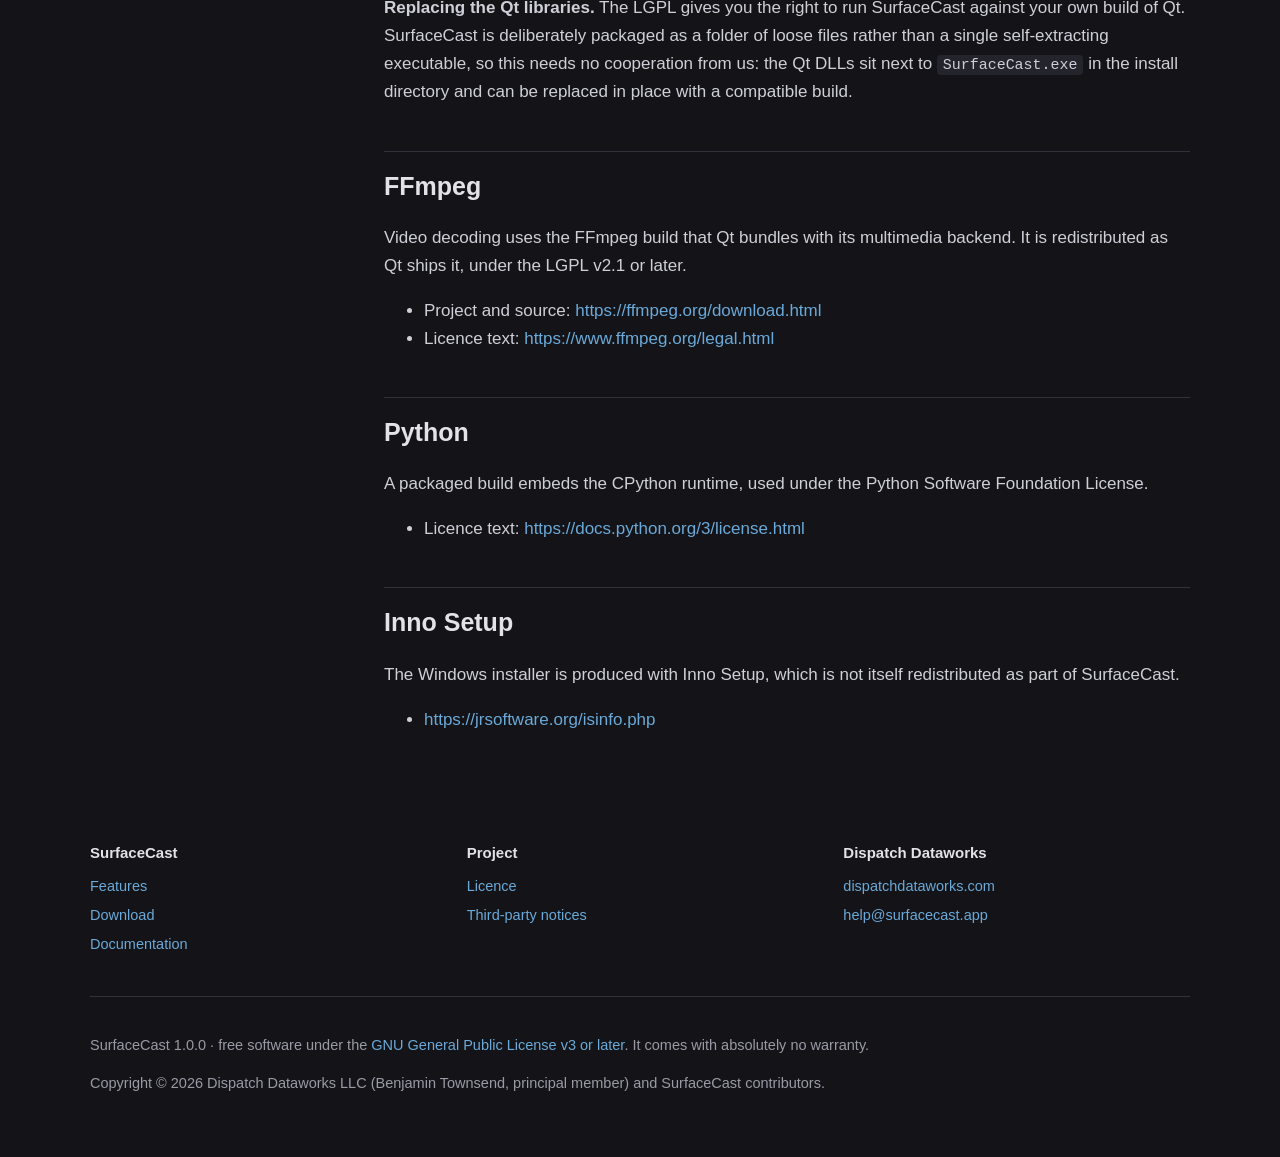
<file: docs/notices.html>
<!DOCTYPE html>
<html lang="en">
<head>
<meta charset="utf-8">
<meta name="viewport" content="width=device-width, initial-scale=1">
<title>Third-party notices - SurfaceCast</title>
<meta name="description" content="The licences of everything bundled inside a build.">
<meta property="og:title" content="Third-party notices - SurfaceCast">
<meta property="og:description" content="The licences of everything bundled inside a build.">
<meta property="og:type" content="website">
<link rel="icon" href="../assets/favicon.svg" type="image/svg+xml">
<link rel="stylesheet" href="../assets/site.css">
</head>
<body>
<header class="site-head">
  <div class="wrap">
    <a class="wordmark" href="../index.html">Surface<span>Cast</span></a>
    <button class="nav-toggle" aria-expanded="false" hidden>Menu</button>
    <nav class="site-nav"><a href="../index.html">Overview</a><a href="../halloween.html">Halloween</a><a href="../who-its-for.html">Who it&#x27;s for</a><a href="../features.html">Features</a><a href="../download.html">Download</a><a href="../docs/index.html" aria-current="page">Documentation</a><a href="../license.html">Licence</a></nav>
  </div>
</header>

<div class="wrap">
  <div class="doc-layout">
    <nav class="doc-nav"><h4>Documentation</h4><ul><li><a href="index.html">All documentation</a></li><li><a href="user-guide.html">User guide</a></li><li><a href="reference.html">Reference</a></li><li><a href="building.html">Building</a></li><li><a href="scene-format.html">Scene file format</a></li><li><a href="settings-format.html">Settings format</a></li><li><a href="mesh-video.html">Mesh video performance</a></li><li><a href="notices.html" aria-current="page">Third-party notices</a></li></ul></nav>
    <div class="doc-body">
      <h1 id="licence-and-third-party-notices">Licence and third-party notices</h1>
<h2 id="surfacecast">SurfaceCast</h2>
<p>SurfaceCast is free software: you can redistribute it and modify it under the
terms of the <strong>GNU General Public License, version 3 or (at your option) any
later version</strong>, as published by the Free Software Foundation. The full text is
in <code>LICENSE</code>, installed alongside this file.</p>
<pre><code>Copyright (C) 2026 Dispatch Dataworks LLC
(Benjamin Townsend, principal member) and SurfaceCast contributors
</code></pre>
<p>It is distributed in the hope that it will be useful, but <strong>WITHOUT ANY
WARRANTY</strong>; without even the implied warranty of MERCHANTABILITY or FITNESS FOR
A PARTICULAR PURPOSE. See the GNU General Public License for more details.</p>
<p>SPDX-License-Identifier: <code>GPL-3.0-or-later</code></p>
<h3 id="getting-the-source">Getting the source</h3>
<p>The GPL entitles anyone who receives SurfaceCast — including as a packaged
Windows build — to the complete corresponding source code for the version they
received.</p>
<p><strong>Every release carries it.</strong> Alongside the installer and the portable zip,
each release includes <code>SurfaceCast-&lt;version&gt;-source.zip</code>: the complete
corresponding source for exactly that build, downloadable from the same place
at no further charge. That is what section 6(d) of the GPL requires of a build
offered for download, and an address to write to would not have satisfied it.</p>
<p>The development repository itself is not public. It does not need to be — what
the licence entitles a recipient to is the source for the version they have,
and that is published beside it.</p>
<p>If you were given a build some other way — a copy on a USB stick, a machine set
up for you — and it came without its source, write to <code>help@surfacecast.app</code>
saying which version you have, and you will be sent the complete corresponding
source for exactly that version, at no charge.</p>
<p>The installed build reports its version under <strong>Help &gt; About</strong>, and the Windows
executable carries it in its file properties.</p>
<h2 id="qt-via-pyside6-lgpl-v3">Qt, via PySide6 (LGPL v3)</h2>
<p>A packaged SurfaceCast bundles the Qt libraries and the PySide6 bindings. Both
are used here under the <strong>GNU Lesser General Public License, version 3</strong>, which
is compatible with the GPL that covers SurfaceCast itself.</p>
<ul>
<li>Qt is copyright The Qt Company Ltd and other contributors.</li>
<li>Licence text: <a href="https://www.gnu.org/licenses/lgpl-3.0.html">https://www.gnu.org/licenses/lgpl-3.0.html</a></li>
<li>Qt's own licensing page: <a href="https://doc.qt.io/qt-6/lgpl.html">https://doc.qt.io/qt-6/lgpl.html</a></li>
<li>Source for the exact version used is published by the Qt Project at
  <a href="https://download.qt.io/official_releases/qt/">https://download.qt.io/official_releases/qt/</a> and by PySide6 on PyPI at
  <a href="https://pypi.org/project/PySide6/">https://pypi.org/project/PySide6/</a>. The version in this build is shown in
  the diagnostics report (<strong>Help &gt; Save diagnostics report</strong>).</li>
</ul>
<p>SurfaceCast does not modify Qt. It is bundled unmodified and loaded as a
shared library.</p>
<p><strong>Replacing the Qt libraries.</strong> The LGPL gives you the right to run SurfaceCast
against your own build of Qt. SurfaceCast is deliberately packaged as a folder
of loose files rather than a single self-extracting executable, so this needs no
cooperation from us: the Qt DLLs sit next to <code>SurfaceCast.exe</code> in the install
directory and can be replaced in place with a compatible build.</p>
<h2 id="ffmpeg">FFmpeg</h2>
<p>Video decoding uses the FFmpeg build that Qt bundles with its multimedia
backend. It is redistributed as Qt ships it, under the LGPL v2.1 or later.</p>
<ul>
<li>Project and source: <a href="https://ffmpeg.org/download.html">https://ffmpeg.org/download.html</a></li>
<li>Licence text: <a href="https://www.ffmpeg.org/legal.html">https://www.ffmpeg.org/legal.html</a></li>
</ul>
<h2 id="python">Python</h2>
<p>A packaged build embeds the CPython runtime, used under the Python Software
Foundation License.</p>
<ul>
<li>Licence text: <a href="https://docs.python.org/3/license.html">https://docs.python.org/3/license.html</a></li>
</ul>
<h2 id="inno-setup">Inno Setup</h2>
<p>The Windows installer is produced with Inno Setup, which is not itself
redistributed as part of SurfaceCast.</p>
<ul>
<li><a href="https://jrsoftware.org/isinfo.php">https://jrsoftware.org/isinfo.php</a></li>
</ul>
    </div>
  </div>
</div>

<footer class="site-foot">
  <div class="wrap">
    <div class="cols">
      <div>
        <h4>SurfaceCast</h4>
        <ul>
          <li><a href="../features.html">Features</a></li>
          <li><a href="../download.html">Download</a></li>
          <li><a href="../docs/index.html">Documentation</a></li>
        </ul>
      </div>
      <div>
        <h4>Project</h4>
        <ul>
          <li><a href="../license.html">Licence</a></li>
          <li><a href="../docs/notices.html">Third-party notices</a></li>
        </ul>
      </div>
      <div>
        <h4>Dispatch Dataworks</h4>
        <ul>
          <li><a href="https://dispatchdataworks.com">dispatchdataworks.com</a></li>
          <li><a href="mailto:help@surfacecast.app">help@surfacecast.app</a></li>
        </ul>
      </div>
    </div>
    <div class="legal">
      <p>SurfaceCast 1.0.0 &middot; free software under the
      <a href="../license.html">GNU General Public License v3 or later</a>.
      It comes with absolutely no warranty.</p>
      <p>Copyright &copy; 2026 Dispatch Dataworks LLC (Benjamin Townsend, principal member) and SurfaceCast contributors.</p>
    </div>
  </div>
</footer>
<script src="../assets/site.js" defer></script>
</body>
</html>
</file>
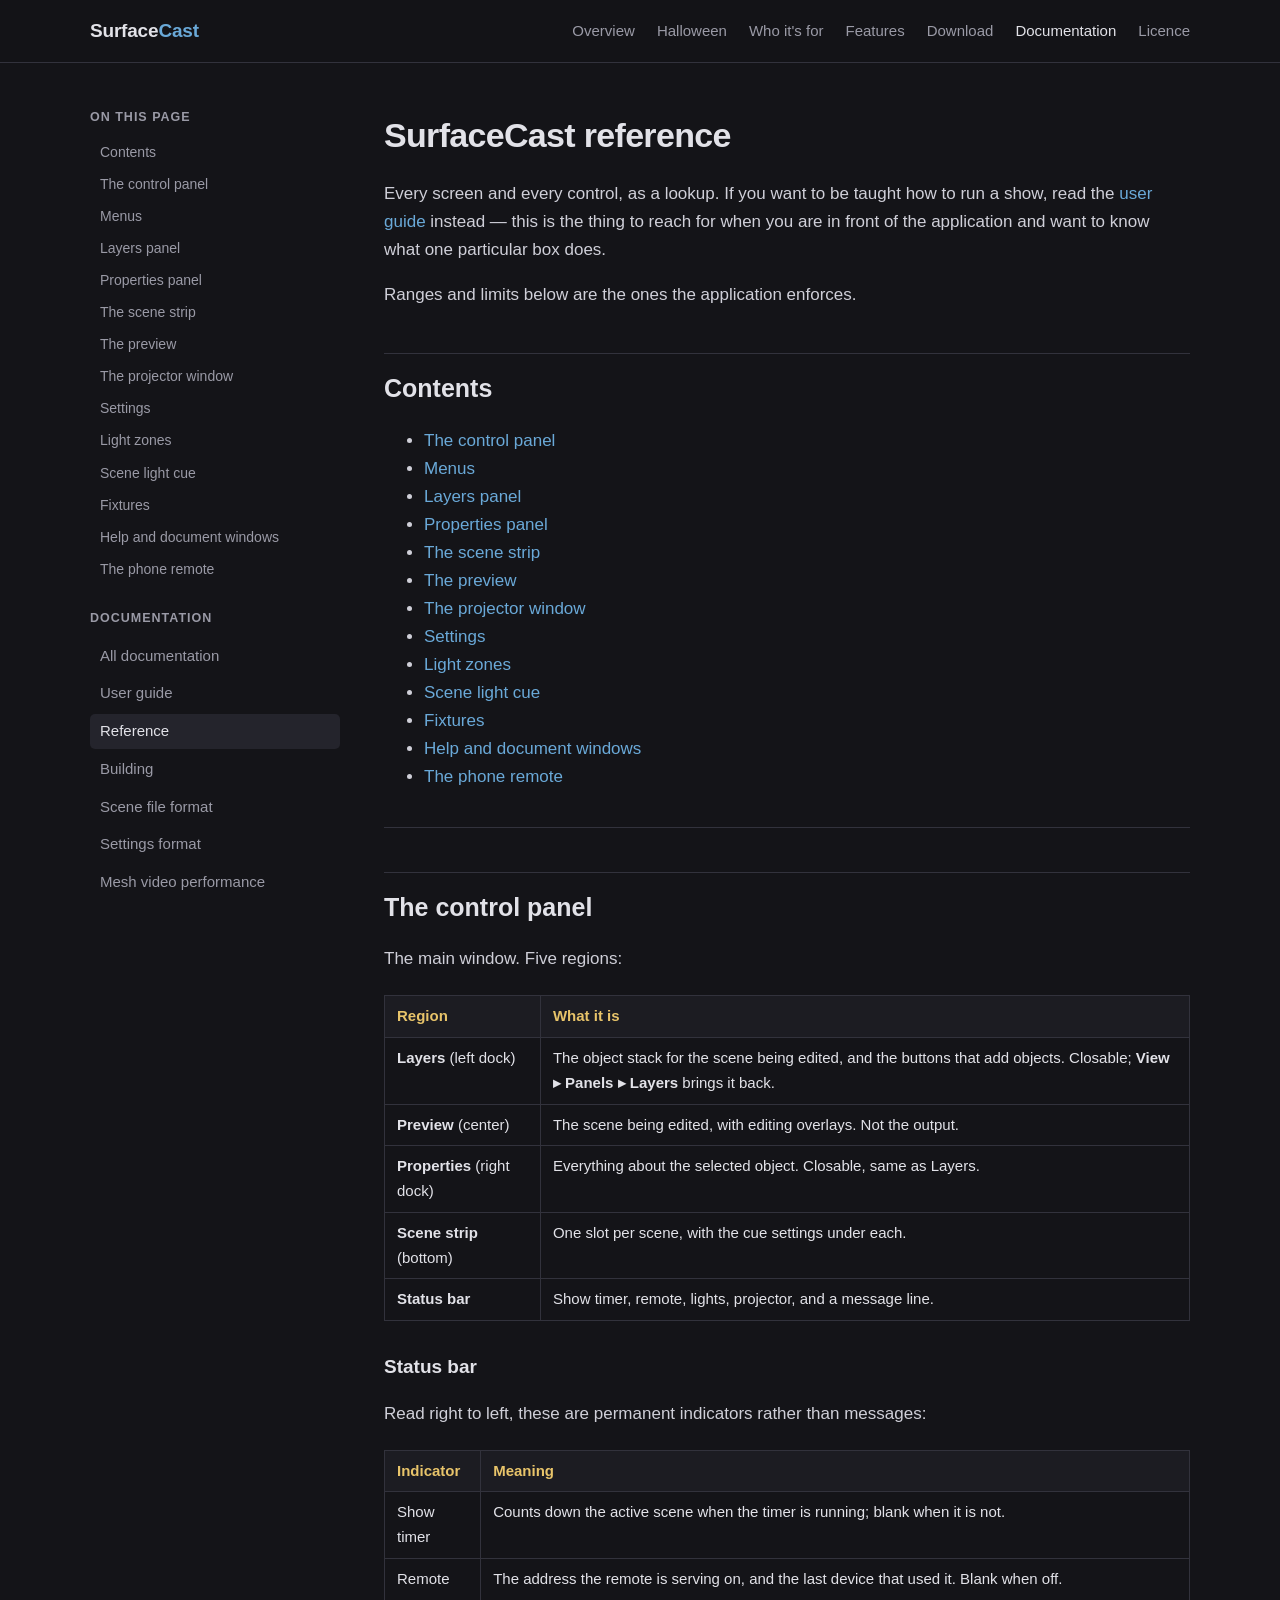
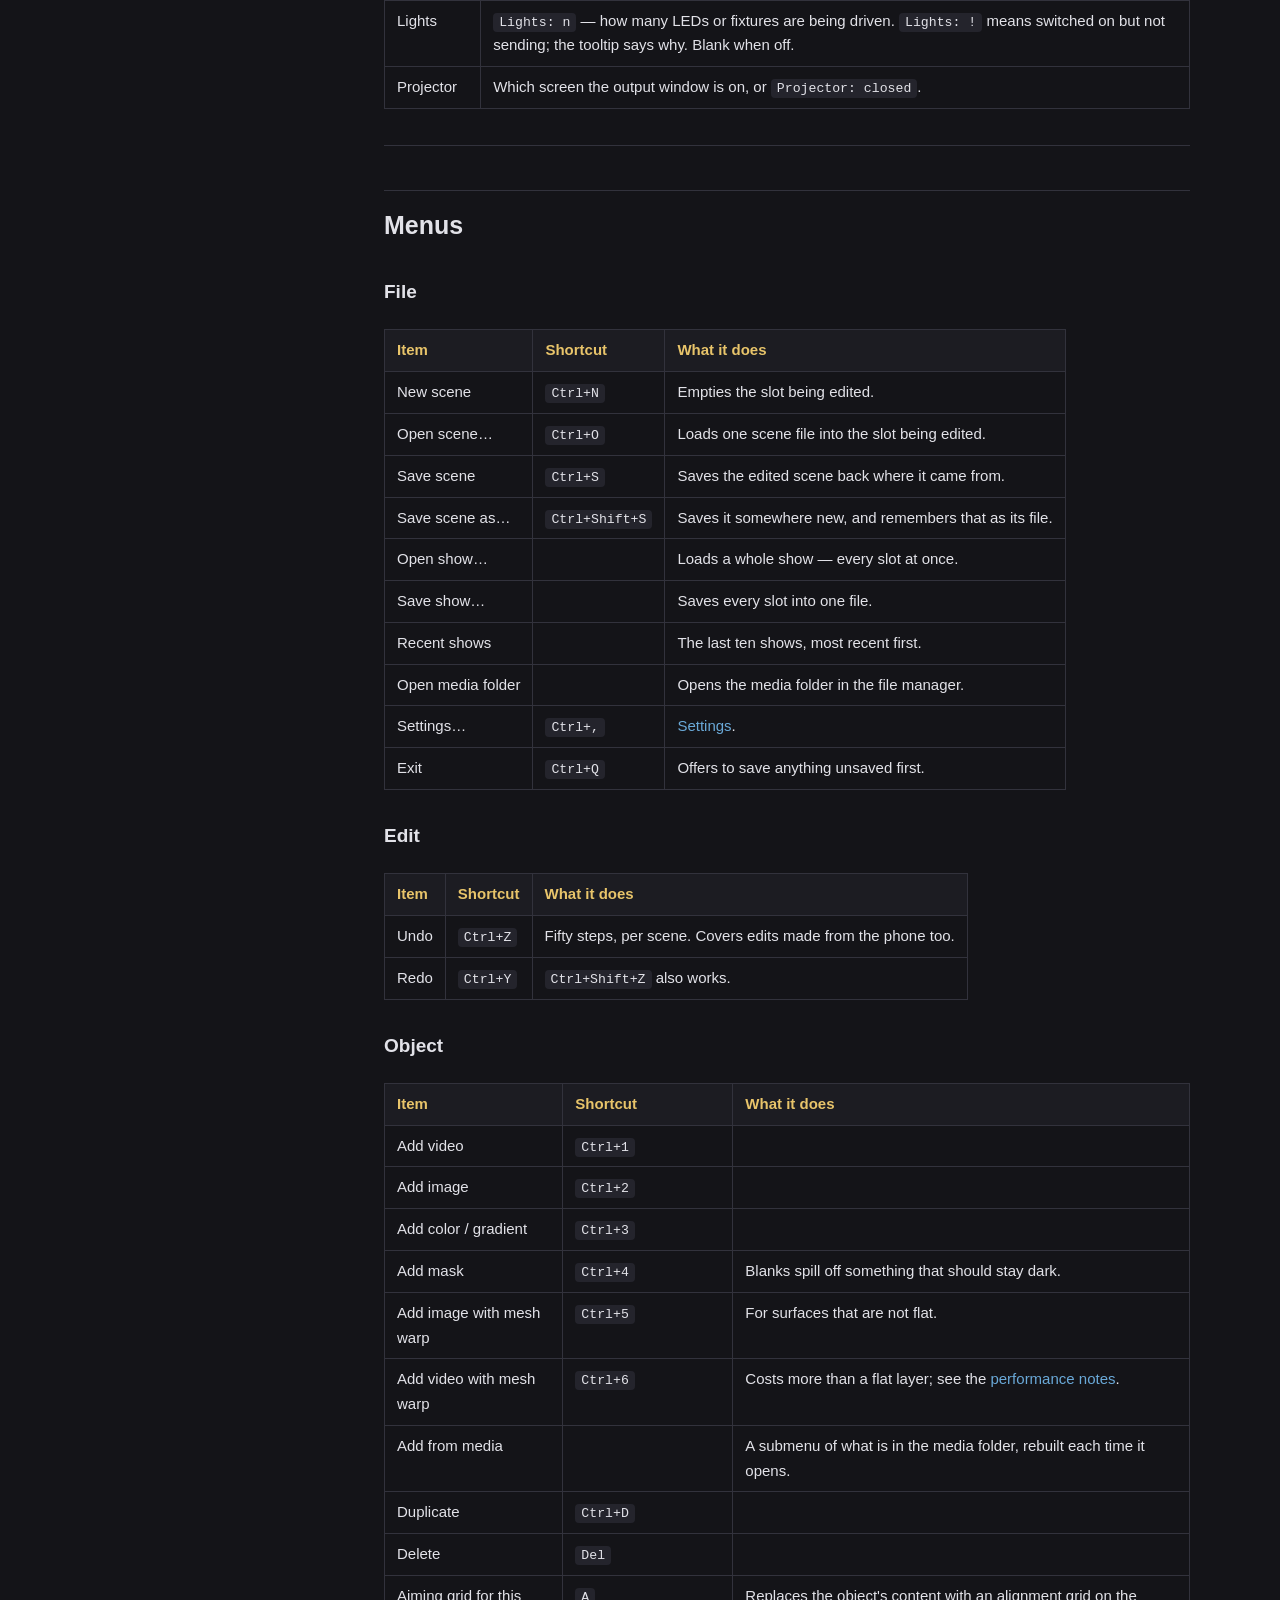
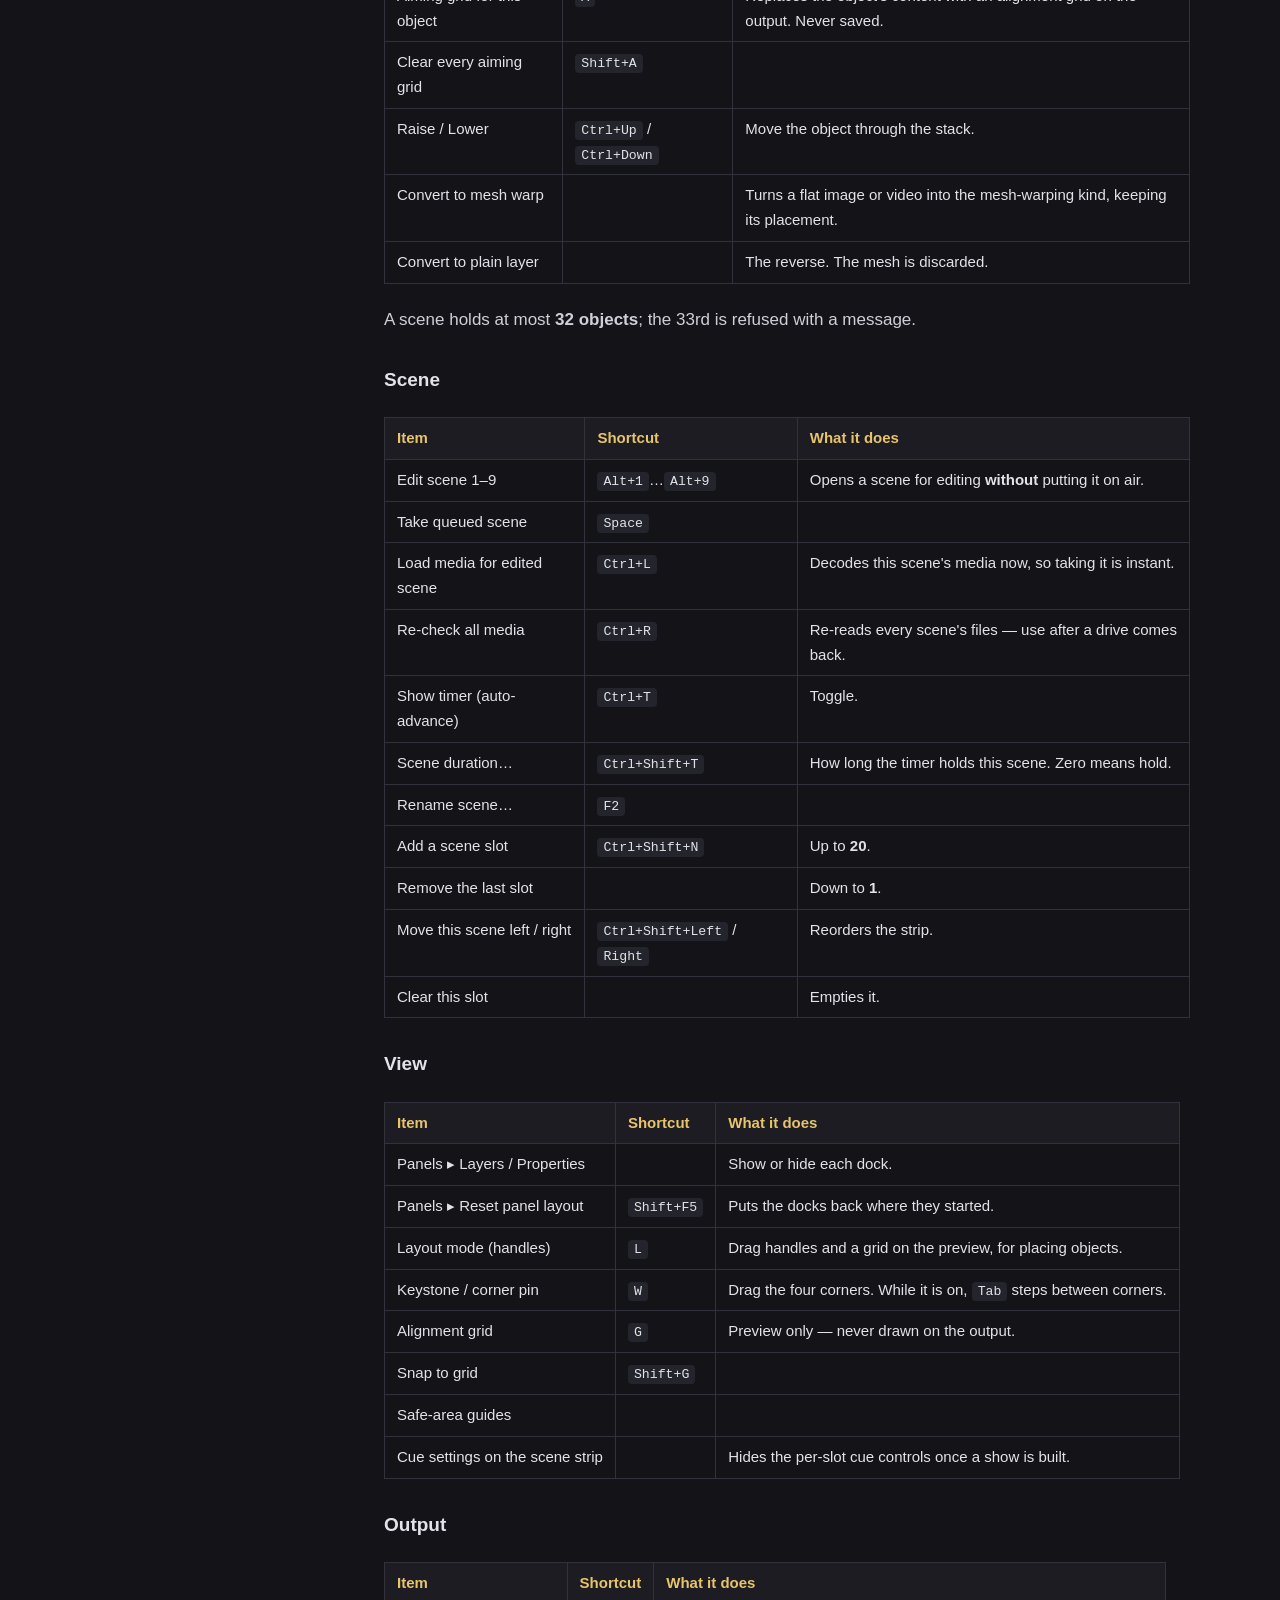
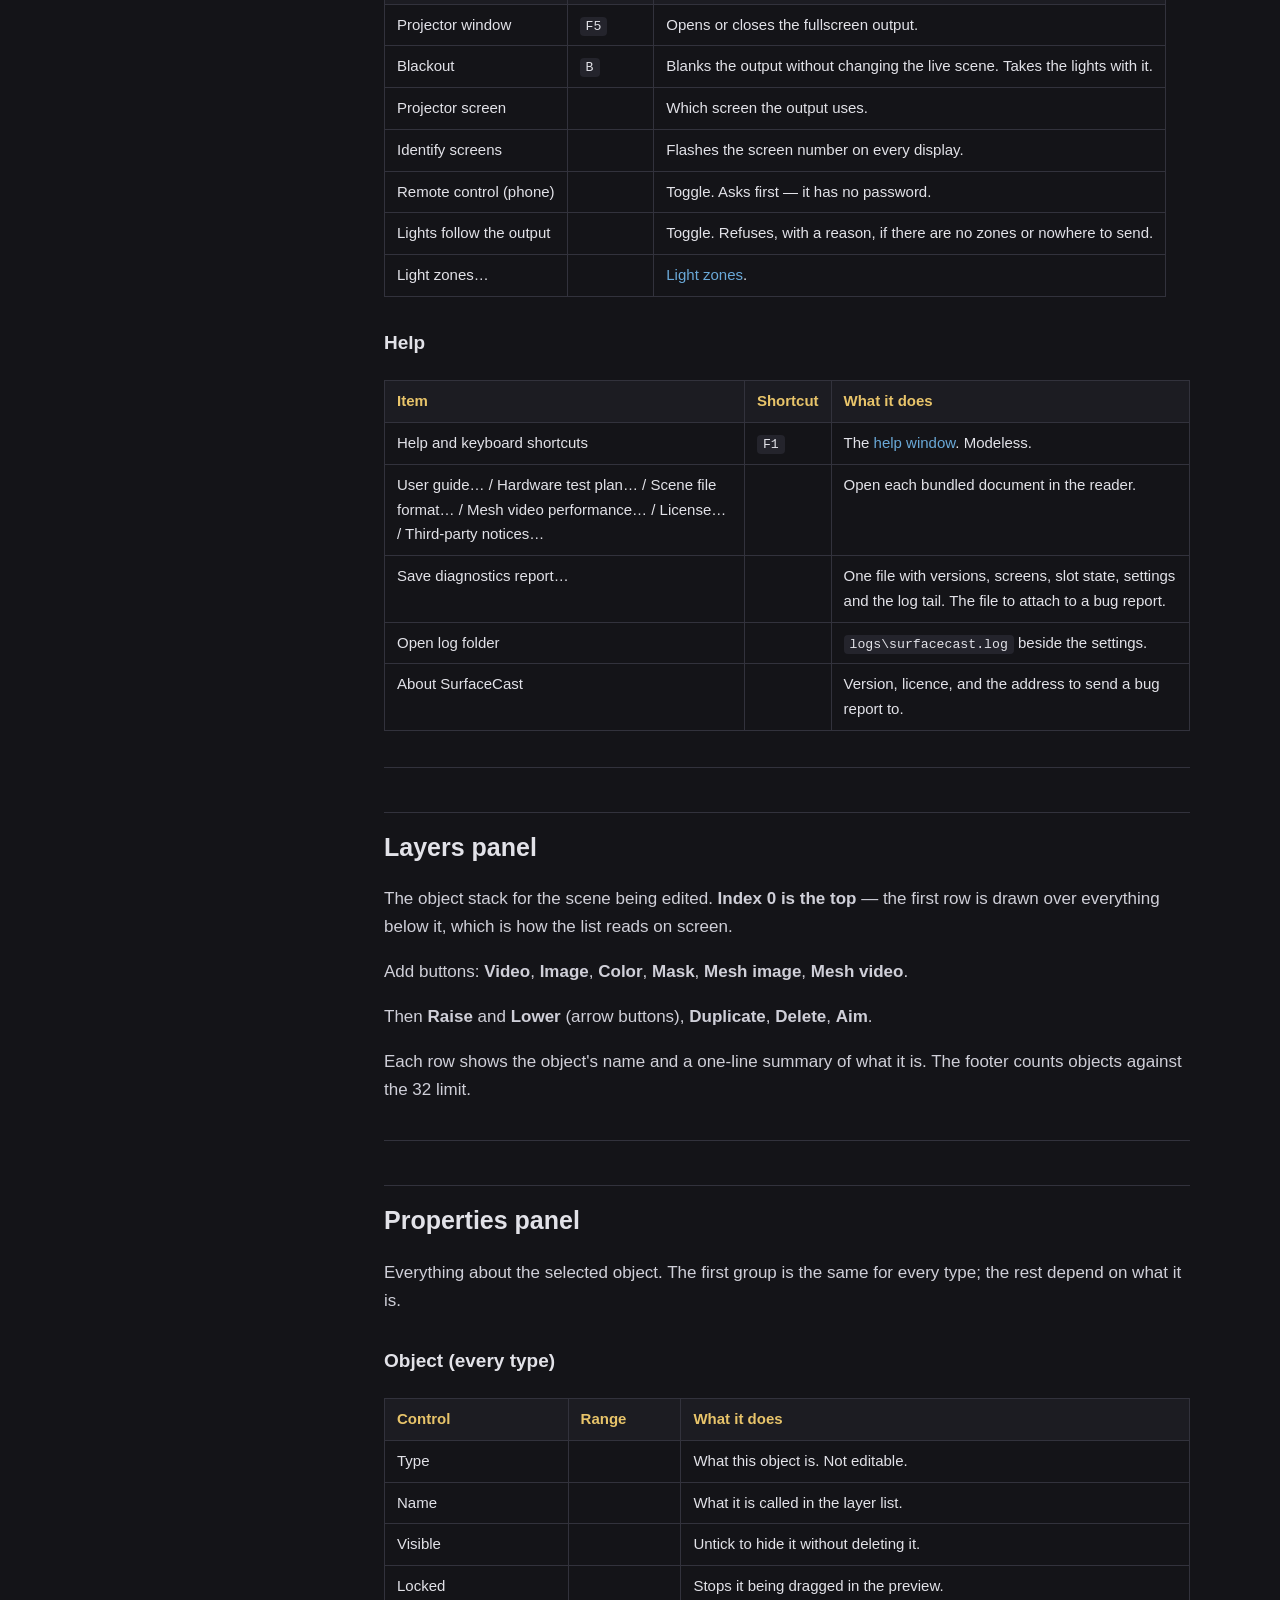
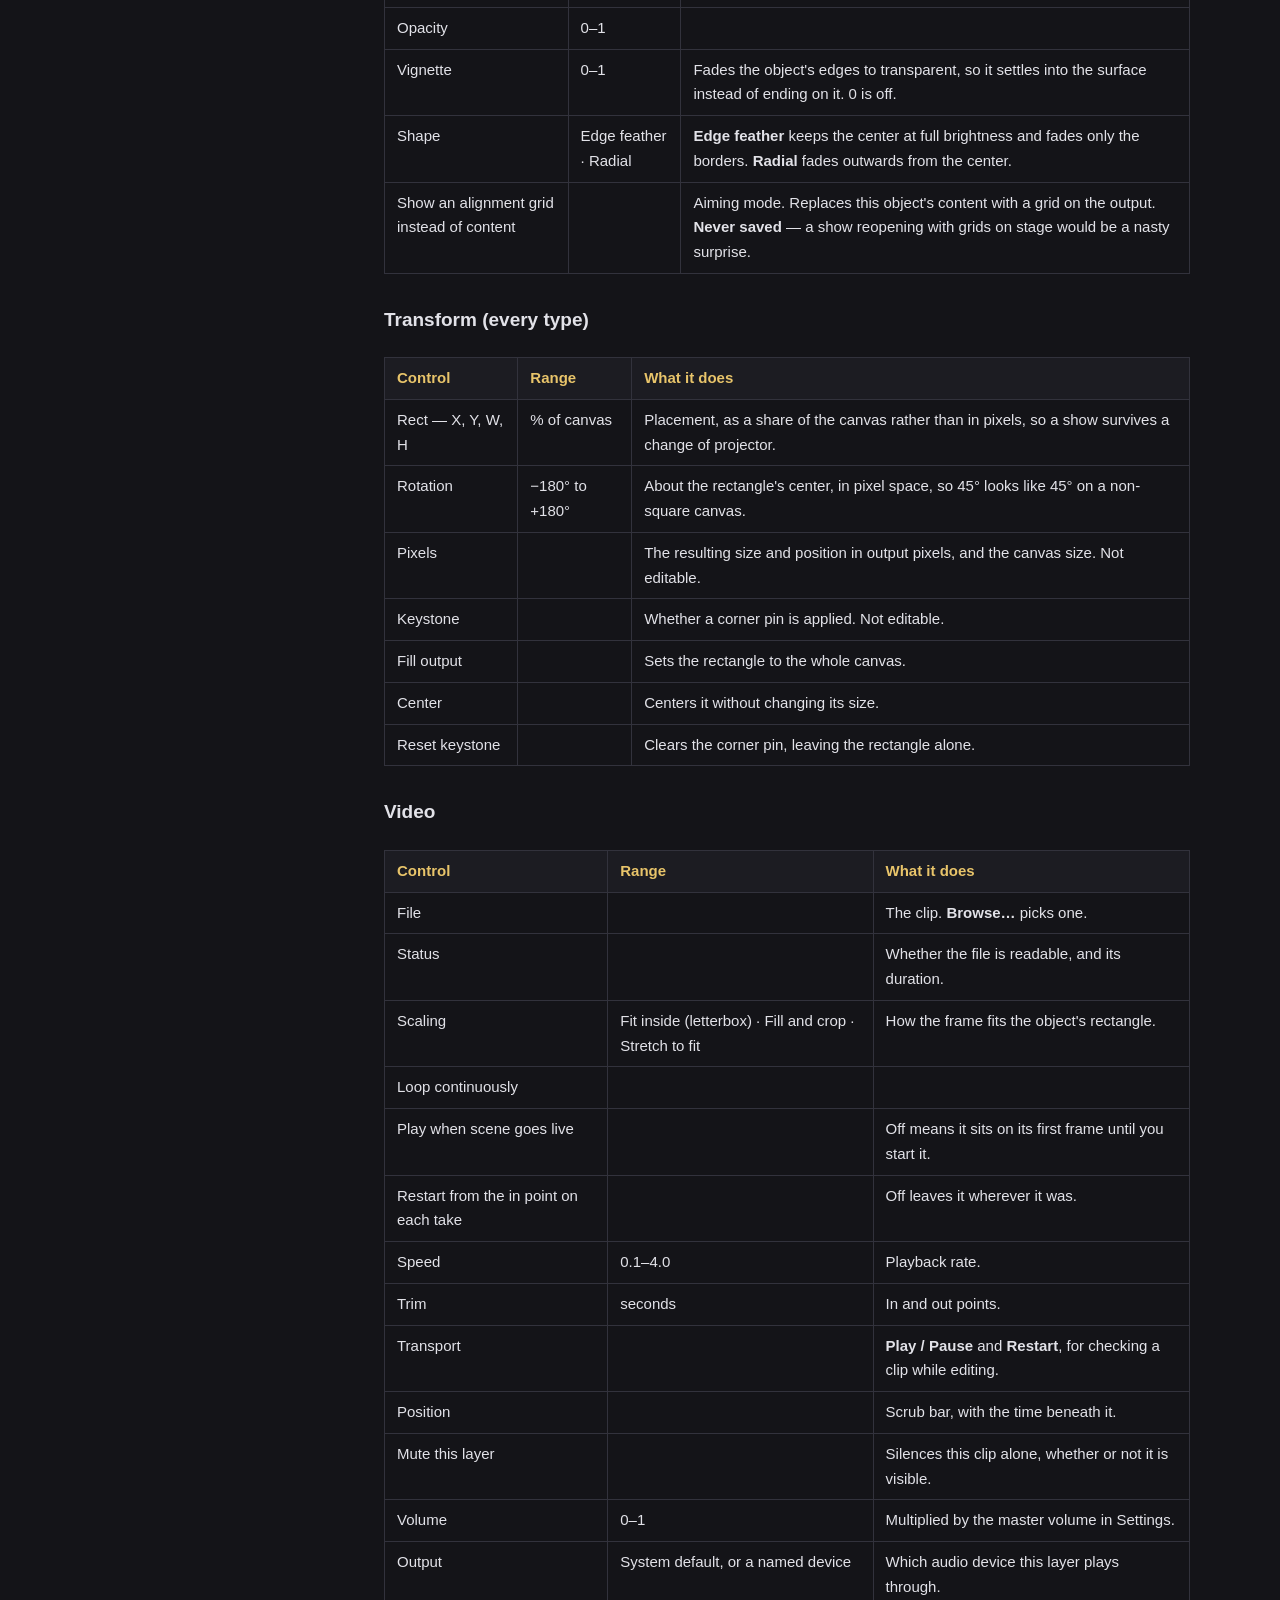
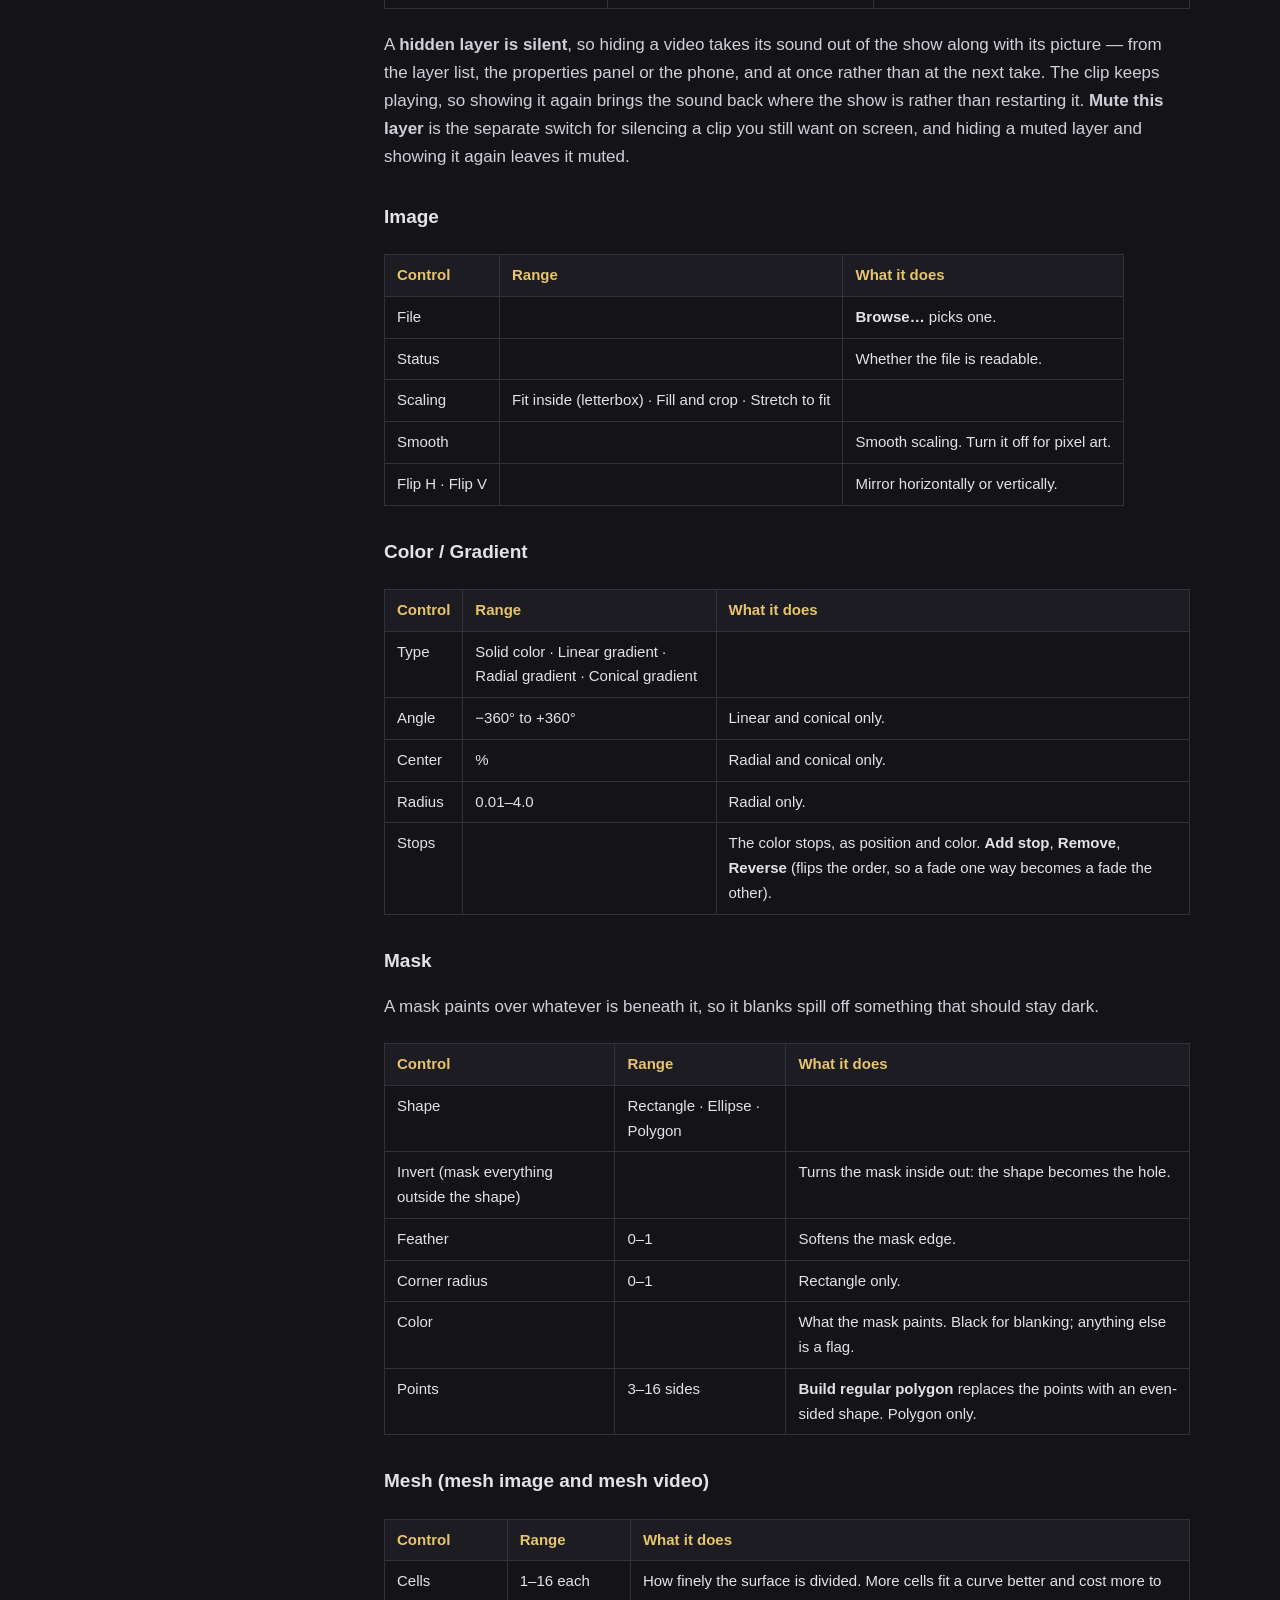
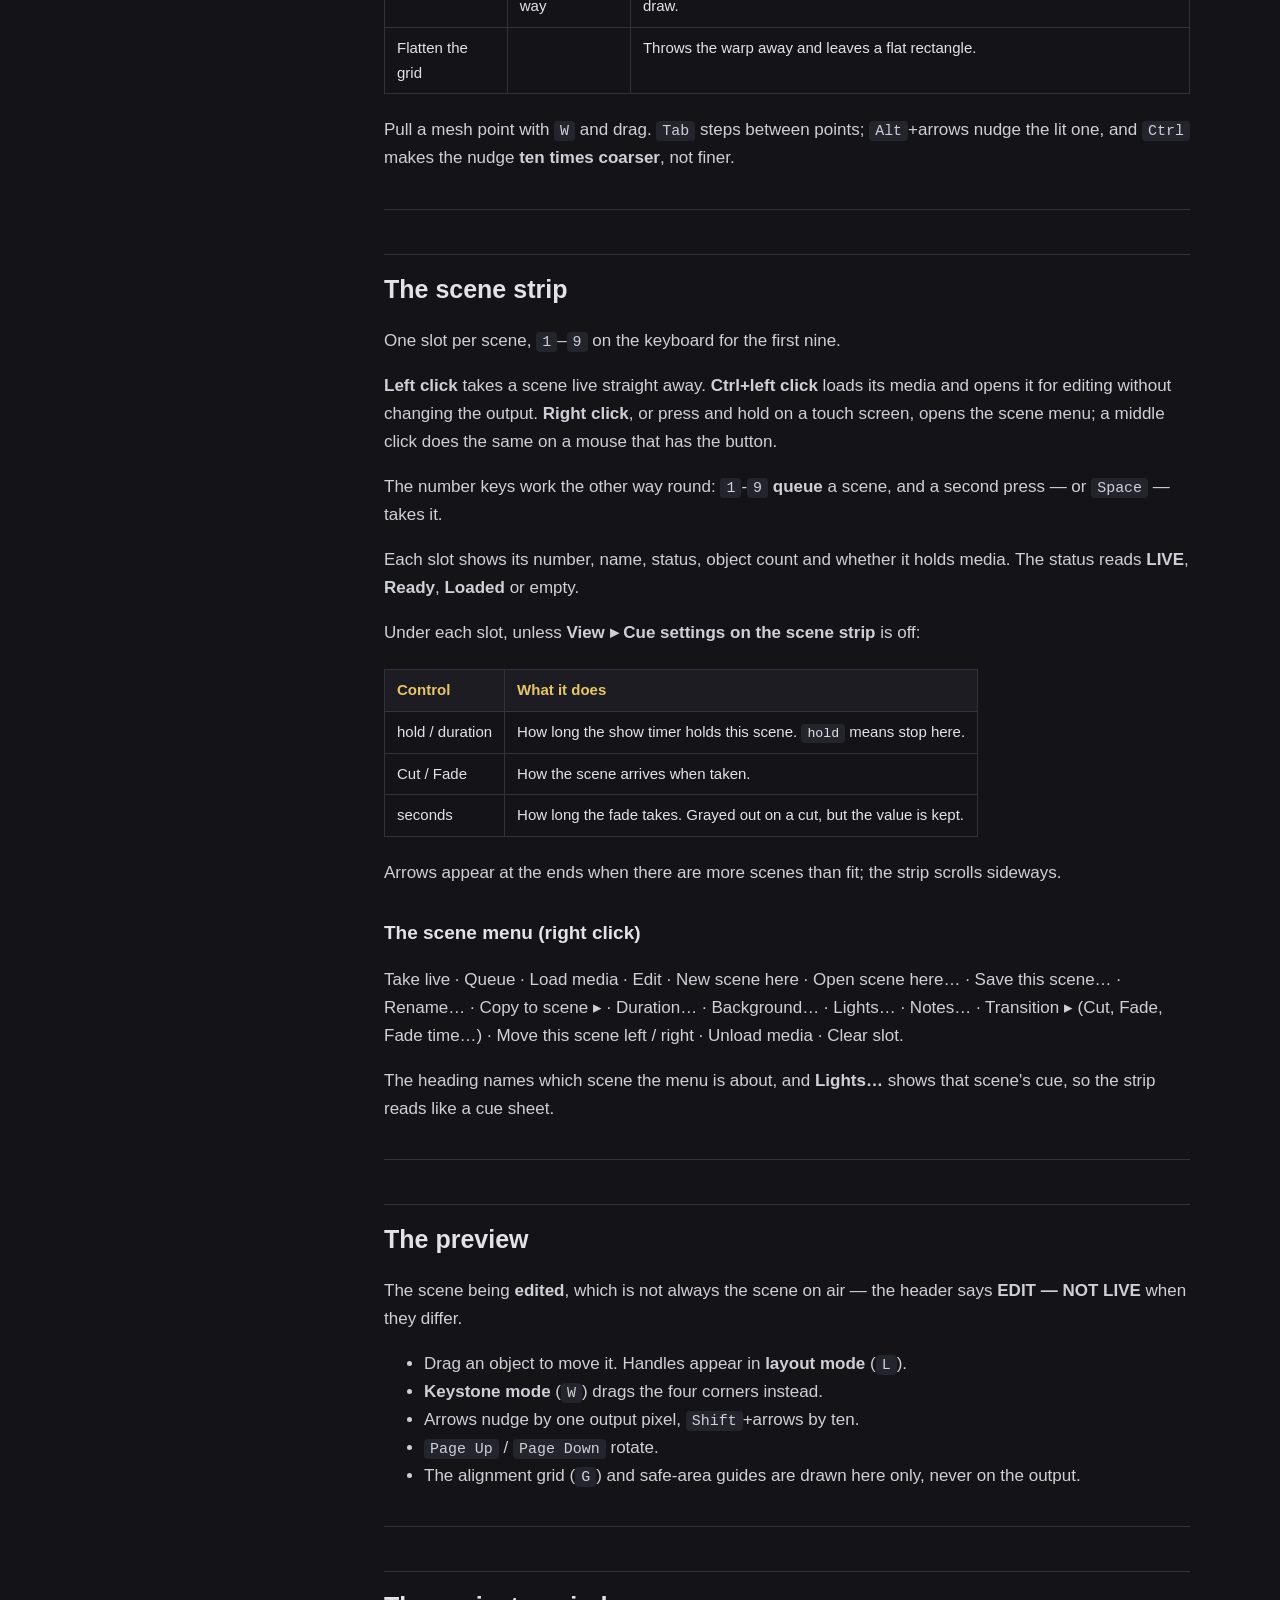
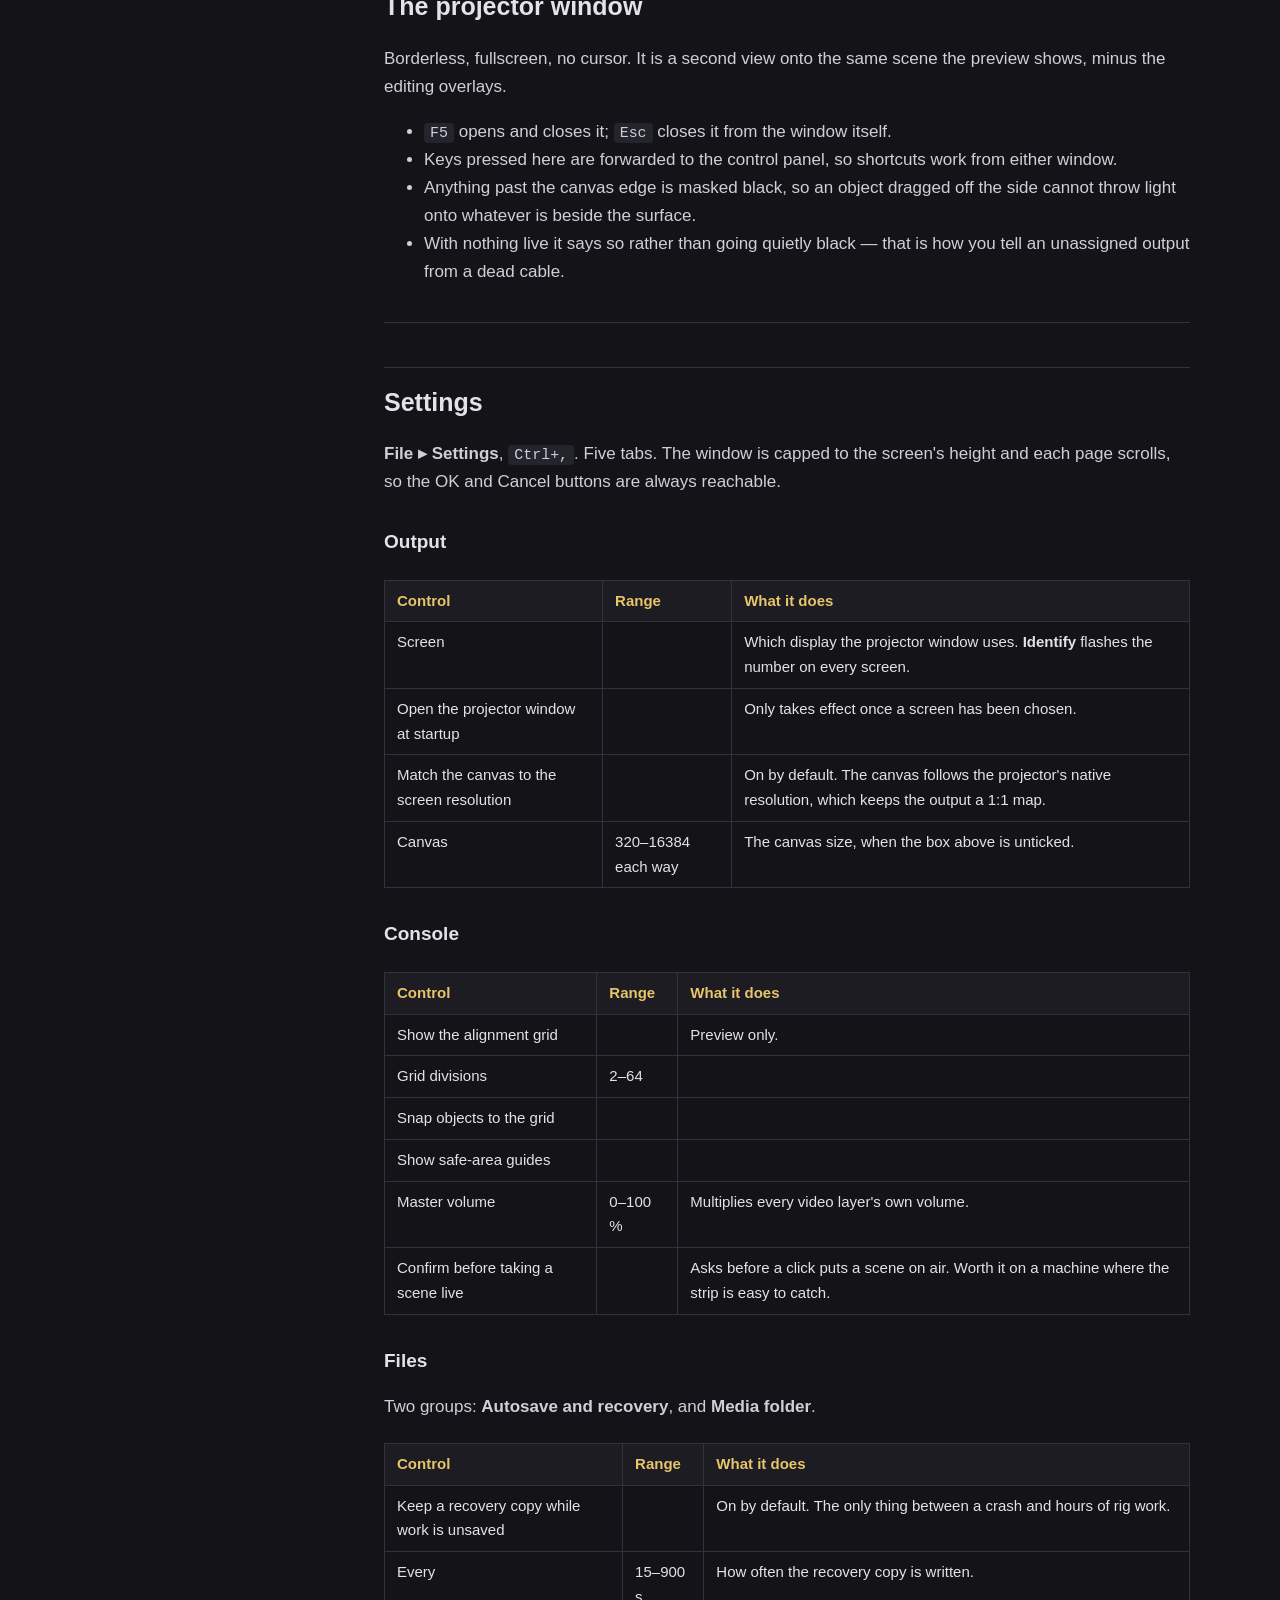
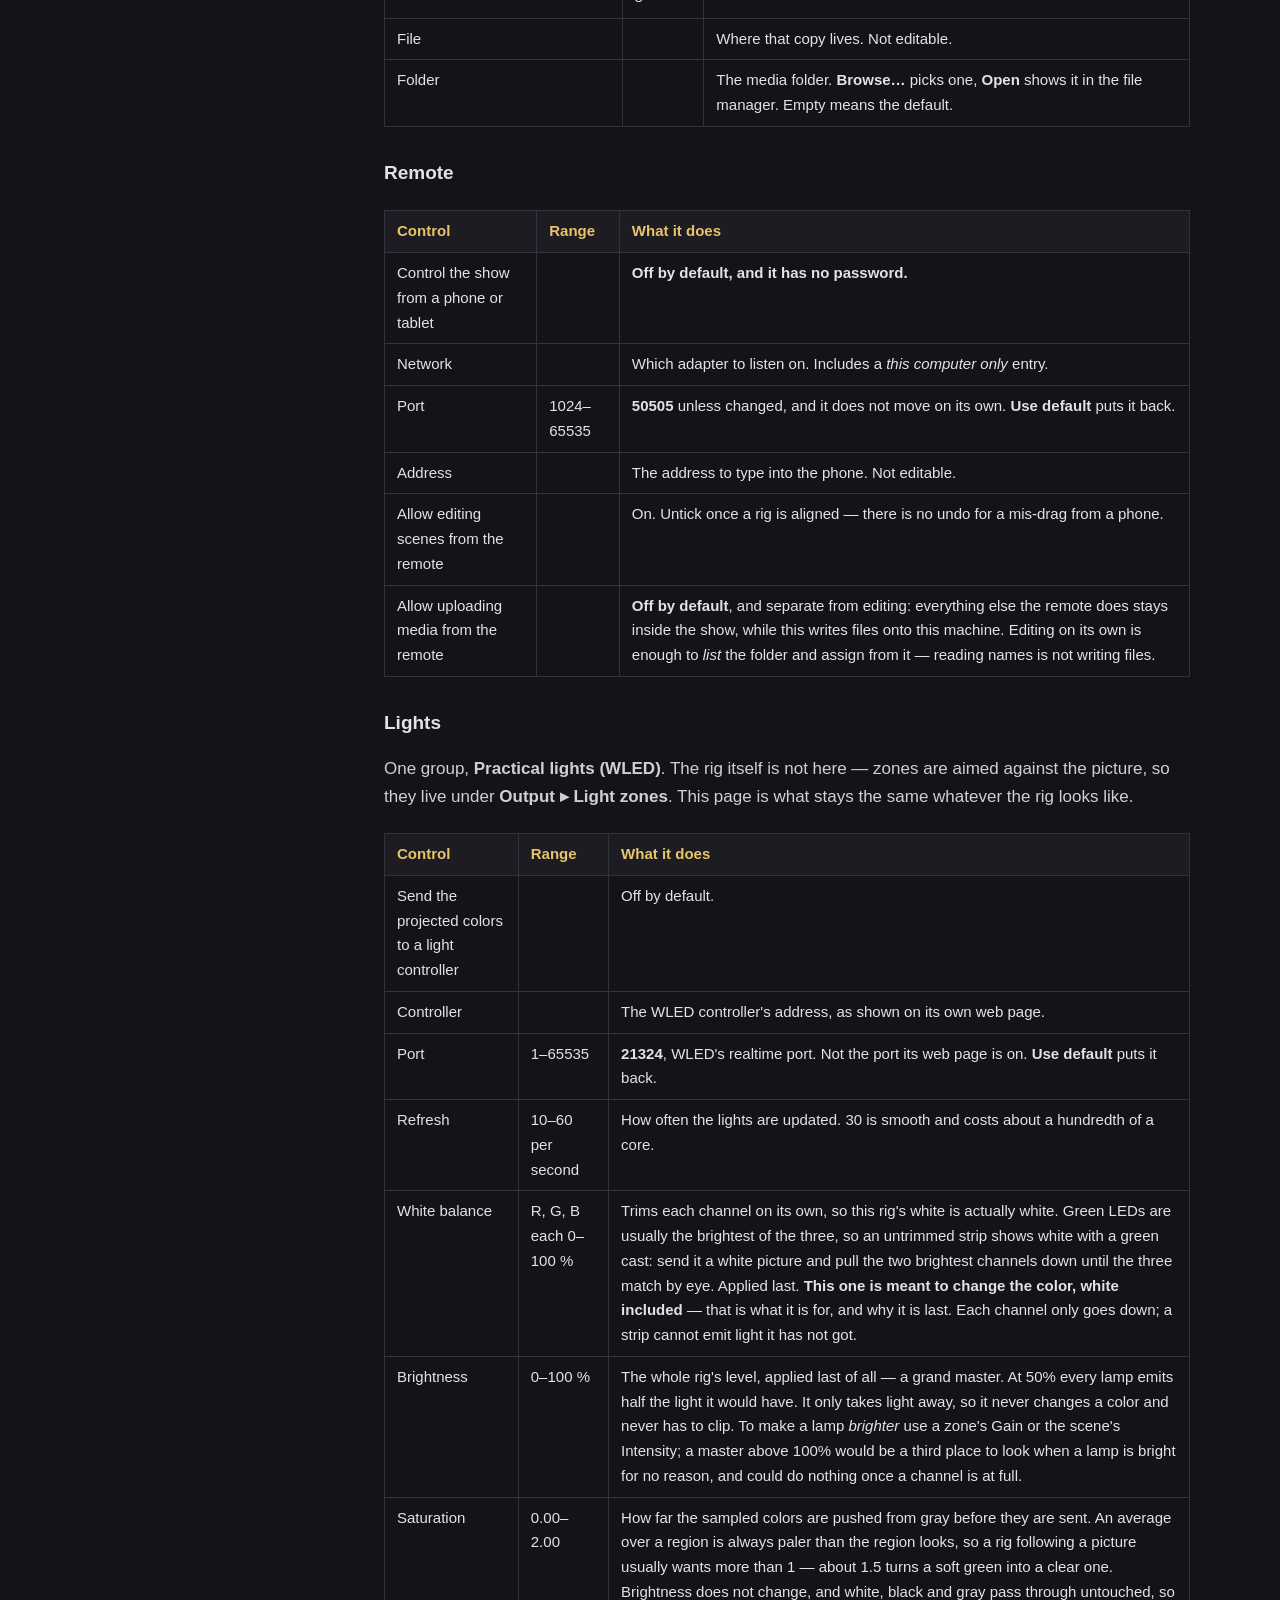
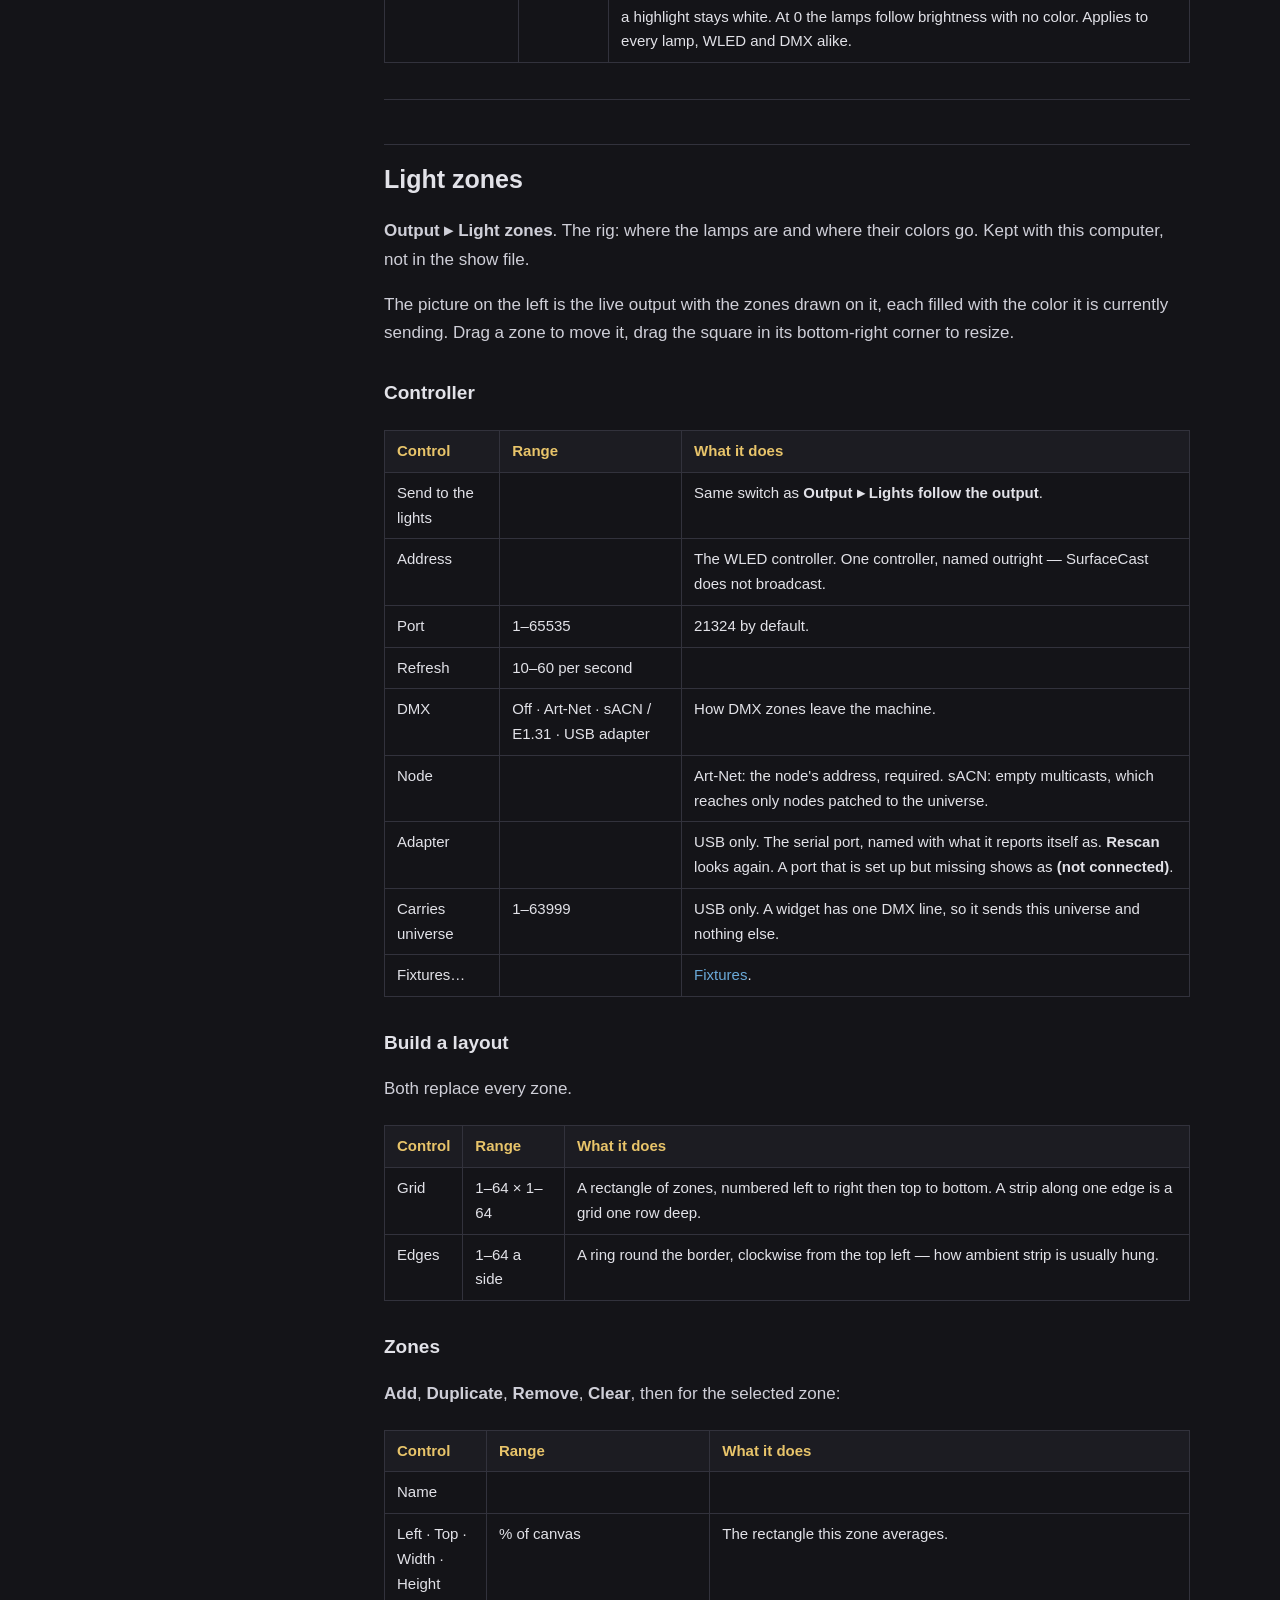
<file: docs/reference.html>
<!DOCTYPE html>
<html lang="en">
<head>
<meta charset="utf-8">
<meta name="viewport" content="width=device-width, initial-scale=1">
<title>Reference - SurfaceCast</title>
<meta name="description" content="Every screen and every control, as a lookup.">
<meta property="og:title" content="Reference - SurfaceCast">
<meta property="og:description" content="Every screen and every control, as a lookup.">
<meta property="og:type" content="website">
<link rel="icon" href="../assets/favicon.svg" type="image/svg+xml">
<link rel="stylesheet" href="../assets/site.css">
</head>
<body>
<header class="site-head">
  <div class="wrap">
    <a class="wordmark" href="../index.html">Surface<span>Cast</span></a>
    <button class="nav-toggle" aria-expanded="false" hidden>Menu</button>
    <nav class="site-nav"><a href="../index.html">Overview</a><a href="../halloween.html">Halloween</a><a href="../who-its-for.html">Who it&#x27;s for</a><a href="../features.html">Features</a><a href="../download.html">Download</a><a href="../docs/index.html" aria-current="page">Documentation</a><a href="../license.html">Licence</a></nav>
  </div>
</header>

<div class="wrap">
  <div class="doc-layout">
    <nav class="doc-nav"><h4>On this page</h4><ul class="doc-toc"><li><a href="#contents">Contents</a></li><li><a href="#the-control-panel">The control panel</a></li><li><a href="#menus">Menus</a></li><li><a href="#layers-panel">Layers panel</a></li><li><a href="#properties-panel">Properties panel</a></li><li><a href="#the-scene-strip">The scene strip</a></li><li><a href="#the-preview">The preview</a></li><li><a href="#the-projector-window">The projector window</a></li><li><a href="#settings">Settings</a></li><li><a href="#light-zones">Light zones</a></li><li><a href="#scene-light-cue">Scene light cue</a></li><li><a href="#fixtures">Fixtures</a></li><li><a href="#help-and-document-windows">Help and document windows</a></li><li><a href="#the-phone-remote">The phone remote</a></li></ul><h4>Documentation</h4><ul><li><a href="index.html">All documentation</a></li><li><a href="user-guide.html">User guide</a></li><li><a href="reference.html" aria-current="page">Reference</a></li><li><a href="building.html">Building</a></li><li><a href="scene-format.html">Scene file format</a></li><li><a href="settings-format.html">Settings format</a></li><li><a href="mesh-video.html">Mesh video performance</a></li><li><a href="notices.html">Third-party notices</a></li></ul></nav>
    <div class="doc-body">
      <h1 id="surfacecast-reference">SurfaceCast reference</h1>
<p>Every screen and every control, as a lookup. If you want to be taught how to
run a show, read the <a href="../docs/user-guide.html">user guide</a> instead — this is the thing to
reach for when you are in front of the application and want to know what one
particular box does.</p>
<p>Ranges and limits below are the ones the application enforces.</p>
<h2 id="contents">Contents</h2>
<ul>
<li><a href="#the-control-panel">The control panel</a></li>
<li><a href="#menus">Menus</a></li>
<li><a href="#layers-panel">Layers panel</a></li>
<li><a href="#properties-panel">Properties panel</a></li>
<li><a href="#the-scene-strip">The scene strip</a></li>
<li><a href="#the-preview">The preview</a></li>
<li><a href="#the-projector-window">The projector window</a></li>
<li><a href="#settings">Settings</a></li>
<li><a href="#light-zones">Light zones</a></li>
<li><a href="#scene-light-cue">Scene light cue</a></li>
<li><a href="#fixtures">Fixtures</a></li>
<li><a href="#help-and-document-windows">Help and document windows</a></li>
<li><a href="#the-phone-remote">The phone remote</a></li>
</ul>
<hr>
<h2 id="the-control-panel">The control panel</h2>
<p>The main window. Five regions:</p>
<table>
<thead>
<tr>
<th>Region</th>
<th>What it is</th>
</tr>
</thead>
<tbody>
<tr>
<td><strong>Layers</strong> (left dock)</td>
<td>The object stack for the scene being edited, and the buttons that add objects. Closable; <strong>View ▸ Panels ▸ Layers</strong> brings it back.</td>
</tr>
<tr>
<td><strong>Preview</strong> (center)</td>
<td>The scene being edited, with editing overlays. Not the output.</td>
</tr>
<tr>
<td><strong>Properties</strong> (right dock)</td>
<td>Everything about the selected object. Closable, same as Layers.</td>
</tr>
<tr>
<td><strong>Scene strip</strong> (bottom)</td>
<td>One slot per scene, with the cue settings under each.</td>
</tr>
<tr>
<td><strong>Status bar</strong></td>
<td>Show timer, remote, lights, projector, and a message line.</td>
</tr>
</tbody>
</table>
<h3 id="status-bar">Status bar</h3>
<p>Read right to left, these are permanent indicators rather than messages:</p>
<table>
<thead>
<tr>
<th>Indicator</th>
<th>Meaning</th>
</tr>
</thead>
<tbody>
<tr>
<td>Show timer</td>
<td>Counts down the active scene when the timer is running; blank when it is not.</td>
</tr>
<tr>
<td>Remote</td>
<td>The address the remote is serving on, and the last device that used it. Blank when off.</td>
</tr>
<tr>
<td>Lights</td>
<td><code>Lights: n</code> — how many LEDs or fixtures are being driven. <code>Lights: !</code> means switched on but not sending; the tooltip says why. Blank when off.</td>
</tr>
<tr>
<td>Projector</td>
<td>Which screen the output window is on, or <code>Projector: closed</code>.</td>
</tr>
</tbody>
</table>
<hr>
<h2 id="menus">Menus</h2>
<h3 id="file">File</h3>
<table>
<thead>
<tr>
<th>Item</th>
<th>Shortcut</th>
<th>What it does</th>
</tr>
</thead>
<tbody>
<tr>
<td>New scene</td>
<td><code>Ctrl+N</code></td>
<td>Empties the slot being edited.</td>
</tr>
<tr>
<td>Open scene…</td>
<td><code>Ctrl+O</code></td>
<td>Loads one scene file into the slot being edited.</td>
</tr>
<tr>
<td>Save scene</td>
<td><code>Ctrl+S</code></td>
<td>Saves the edited scene back where it came from.</td>
</tr>
<tr>
<td>Save scene as…</td>
<td><code>Ctrl+Shift+S</code></td>
<td>Saves it somewhere new, and remembers that as its file.</td>
</tr>
<tr>
<td>Open show…</td>
<td></td>
<td>Loads a whole show — every slot at once.</td>
</tr>
<tr>
<td>Save show…</td>
<td></td>
<td>Saves every slot into one file.</td>
</tr>
<tr>
<td>Recent shows</td>
<td></td>
<td>The last ten shows, most recent first.</td>
</tr>
<tr>
<td>Open media folder</td>
<td></td>
<td>Opens the media folder in the file manager.</td>
</tr>
<tr>
<td>Settings…</td>
<td><code>Ctrl+,</code></td>
<td><a href="#settings">Settings</a>.</td>
</tr>
<tr>
<td>Exit</td>
<td><code>Ctrl+Q</code></td>
<td>Offers to save anything unsaved first.</td>
</tr>
</tbody>
</table>
<h3 id="edit">Edit</h3>
<table>
<thead>
<tr>
<th>Item</th>
<th>Shortcut</th>
<th>What it does</th>
</tr>
</thead>
<tbody>
<tr>
<td>Undo</td>
<td><code>Ctrl+Z</code></td>
<td>Fifty steps, per scene. Covers edits made from the phone too.</td>
</tr>
<tr>
<td>Redo</td>
<td><code>Ctrl+Y</code></td>
<td><code>Ctrl+Shift+Z</code> also works.</td>
</tr>
</tbody>
</table>
<h3 id="object">Object</h3>
<table>
<thead>
<tr>
<th>Item</th>
<th>Shortcut</th>
<th>What it does</th>
</tr>
</thead>
<tbody>
<tr>
<td>Add video</td>
<td><code>Ctrl+1</code></td>
<td></td>
</tr>
<tr>
<td>Add image</td>
<td><code>Ctrl+2</code></td>
<td></td>
</tr>
<tr>
<td>Add color / gradient</td>
<td><code>Ctrl+3</code></td>
<td></td>
</tr>
<tr>
<td>Add mask</td>
<td><code>Ctrl+4</code></td>
<td>Blanks spill off something that should stay dark.</td>
</tr>
<tr>
<td>Add image with mesh warp</td>
<td><code>Ctrl+5</code></td>
<td>For surfaces that are not flat.</td>
</tr>
<tr>
<td>Add video with mesh warp</td>
<td><code>Ctrl+6</code></td>
<td>Costs more than a flat layer; see the <a href="../docs/mesh-video.html">performance notes</a>.</td>
</tr>
<tr>
<td>Add from media</td>
<td></td>
<td>A submenu of what is in the media folder, rebuilt each time it opens.</td>
</tr>
<tr>
<td>Duplicate</td>
<td><code>Ctrl+D</code></td>
<td></td>
</tr>
<tr>
<td>Delete</td>
<td><code>Del</code></td>
<td></td>
</tr>
<tr>
<td>Aiming grid for this object</td>
<td><code>A</code></td>
<td>Replaces the object's content with an alignment grid on the output. Never saved.</td>
</tr>
<tr>
<td>Clear every aiming grid</td>
<td><code>Shift+A</code></td>
<td></td>
</tr>
<tr>
<td>Raise / Lower</td>
<td><code>Ctrl+Up</code> / <code>Ctrl+Down</code></td>
<td>Move the object through the stack.</td>
</tr>
<tr>
<td>Convert to mesh warp</td>
<td></td>
<td>Turns a flat image or video into the mesh-warping kind, keeping its placement.</td>
</tr>
<tr>
<td>Convert to plain layer</td>
<td></td>
<td>The reverse. The mesh is discarded.</td>
</tr>
</tbody>
</table>
<p>A scene holds at most <strong>32 objects</strong>; the 33rd is refused with a message.</p>
<h3 id="scene">Scene</h3>
<table>
<thead>
<tr>
<th>Item</th>
<th>Shortcut</th>
<th>What it does</th>
</tr>
</thead>
<tbody>
<tr>
<td>Edit scene 1–9</td>
<td><code>Alt+1</code>…<code>Alt+9</code></td>
<td>Opens a scene for editing <strong>without</strong> putting it on air.</td>
</tr>
<tr>
<td>Take queued scene</td>
<td><code>Space</code></td>
<td></td>
</tr>
<tr>
<td>Load media for edited scene</td>
<td><code>Ctrl+L</code></td>
<td>Decodes this scene's media now, so taking it is instant.</td>
</tr>
<tr>
<td>Re-check all media</td>
<td><code>Ctrl+R</code></td>
<td>Re-reads every scene's files — use after a drive comes back.</td>
</tr>
<tr>
<td>Show timer (auto-advance)</td>
<td><code>Ctrl+T</code></td>
<td>Toggle.</td>
</tr>
<tr>
<td>Scene duration…</td>
<td><code>Ctrl+Shift+T</code></td>
<td>How long the timer holds this scene. Zero means hold.</td>
</tr>
<tr>
<td>Rename scene…</td>
<td><code>F2</code></td>
<td></td>
</tr>
<tr>
<td>Add a scene slot</td>
<td><code>Ctrl+Shift+N</code></td>
<td>Up to <strong>20</strong>.</td>
</tr>
<tr>
<td>Remove the last slot</td>
<td></td>
<td>Down to <strong>1</strong>.</td>
</tr>
<tr>
<td>Move this scene left / right</td>
<td><code>Ctrl+Shift+Left</code> / <code>Right</code></td>
<td>Reorders the strip.</td>
</tr>
<tr>
<td>Clear this slot</td>
<td></td>
<td>Empties it.</td>
</tr>
</tbody>
</table>
<h3 id="view">View</h3>
<table>
<thead>
<tr>
<th>Item</th>
<th>Shortcut</th>
<th>What it does</th>
</tr>
</thead>
<tbody>
<tr>
<td>Panels ▸ Layers / Properties</td>
<td></td>
<td>Show or hide each dock.</td>
</tr>
<tr>
<td>Panels ▸ Reset panel layout</td>
<td><code>Shift+F5</code></td>
<td>Puts the docks back where they started.</td>
</tr>
<tr>
<td>Layout mode (handles)</td>
<td><code>L</code></td>
<td>Drag handles and a grid on the preview, for placing objects.</td>
</tr>
<tr>
<td>Keystone / corner pin</td>
<td><code>W</code></td>
<td>Drag the four corners. While it is on, <code>Tab</code> steps between corners.</td>
</tr>
<tr>
<td>Alignment grid</td>
<td><code>G</code></td>
<td>Preview only — never drawn on the output.</td>
</tr>
<tr>
<td>Snap to grid</td>
<td><code>Shift+G</code></td>
<td></td>
</tr>
<tr>
<td>Safe-area guides</td>
<td></td>
<td></td>
</tr>
<tr>
<td>Cue settings on the scene strip</td>
<td></td>
<td>Hides the per-slot cue controls once a show is built.</td>
</tr>
</tbody>
</table>
<h3 id="output">Output</h3>
<table>
<thead>
<tr>
<th>Item</th>
<th>Shortcut</th>
<th>What it does</th>
</tr>
</thead>
<tbody>
<tr>
<td>Projector window</td>
<td><code>F5</code></td>
<td>Opens or closes the fullscreen output.</td>
</tr>
<tr>
<td>Blackout</td>
<td><code>B</code></td>
<td>Blanks the output without changing the live scene. Takes the lights with it.</td>
</tr>
<tr>
<td>Projector screen</td>
<td></td>
<td>Which screen the output uses.</td>
</tr>
<tr>
<td>Identify screens</td>
<td></td>
<td>Flashes the screen number on every display.</td>
</tr>
<tr>
<td>Remote control (phone)</td>
<td></td>
<td>Toggle. Asks first — it has no password.</td>
</tr>
<tr>
<td>Lights follow the output</td>
<td></td>
<td>Toggle. Refuses, with a reason, if there are no zones or nowhere to send.</td>
</tr>
<tr>
<td>Light zones…</td>
<td></td>
<td><a href="#light-zones">Light zones</a>.</td>
</tr>
</tbody>
</table>
<h3 id="help">Help</h3>
<table>
<thead>
<tr>
<th>Item</th>
<th>Shortcut</th>
<th>What it does</th>
</tr>
</thead>
<tbody>
<tr>
<td>Help and keyboard shortcuts</td>
<td><code>F1</code></td>
<td>The <a href="#help-and-document-windows">help window</a>. Modeless.</td>
</tr>
<tr>
<td>User guide… / Hardware test plan… / Scene file format… / Mesh video performance… / License… / Third-party notices…</td>
<td></td>
<td>Open each bundled document in the reader.</td>
</tr>
<tr>
<td>Save diagnostics report…</td>
<td></td>
<td>One file with versions, screens, slot state, settings and the log tail. The file to attach to a bug report.</td>
</tr>
<tr>
<td>Open log folder</td>
<td></td>
<td><code>logs\surfacecast.log</code> beside the settings.</td>
</tr>
<tr>
<td>About SurfaceCast</td>
<td></td>
<td>Version, licence, and the address to send a bug report to.</td>
</tr>
</tbody>
</table>
<hr>
<h2 id="layers-panel">Layers panel</h2>
<p>The object stack for the scene being edited. <strong>Index 0 is the top</strong> — the first
row is drawn over everything below it, which is how the list reads on screen.</p>
<p>Add buttons: <strong>Video</strong>, <strong>Image</strong>, <strong>Color</strong>, <strong>Mask</strong>, <strong>Mesh image</strong>,
<strong>Mesh video</strong>.</p>
<p>Then <strong>Raise</strong> and <strong>Lower</strong> (arrow buttons), <strong>Duplicate</strong>, <strong>Delete</strong>, <strong>Aim</strong>.</p>
<p>Each row shows the object's name and a one-line summary of what it is. The
footer counts objects against the 32 limit.</p>
<hr>
<h2 id="properties-panel">Properties panel</h2>
<p>Everything about the selected object. The first group is the same for every
type; the rest depend on what it is.</p>
<h3 id="object-every-type">Object (every type)</h3>
<table>
<thead>
<tr>
<th>Control</th>
<th>Range</th>
<th>What it does</th>
</tr>
</thead>
<tbody>
<tr>
<td>Type</td>
<td></td>
<td>What this object is. Not editable.</td>
</tr>
<tr>
<td>Name</td>
<td></td>
<td>What it is called in the layer list.</td>
</tr>
<tr>
<td>Visible</td>
<td></td>
<td>Untick to hide it without deleting it.</td>
</tr>
<tr>
<td>Locked</td>
<td></td>
<td>Stops it being dragged in the preview.</td>
</tr>
<tr>
<td>Opacity</td>
<td>0–1</td>
<td></td>
</tr>
<tr>
<td>Vignette</td>
<td>0–1</td>
<td>Fades the object's edges to transparent, so it settles into the surface instead of ending on it. 0 is off.</td>
</tr>
<tr>
<td>Shape</td>
<td>Edge feather · Radial</td>
<td><strong>Edge feather</strong> keeps the center at full brightness and fades only the borders. <strong>Radial</strong> fades outwards from the center.</td>
</tr>
<tr>
<td>Show an alignment grid instead of content</td>
<td></td>
<td>Aiming mode. Replaces this object's content with a grid on the output. <strong>Never saved</strong> — a show reopening with grids on stage would be a nasty surprise.</td>
</tr>
</tbody>
</table>
<h3 id="transform-every-type">Transform (every type)</h3>
<table>
<thead>
<tr>
<th>Control</th>
<th>Range</th>
<th>What it does</th>
</tr>
</thead>
<tbody>
<tr>
<td>Rect — X, Y, W, H</td>
<td>% of canvas</td>
<td>Placement, as a share of the canvas rather than in pixels, so a show survives a change of projector.</td>
</tr>
<tr>
<td>Rotation</td>
<td>−180° to +180°</td>
<td>About the rectangle's center, in pixel space, so 45° looks like 45° on a non-square canvas.</td>
</tr>
<tr>
<td>Pixels</td>
<td></td>
<td>The resulting size and position in output pixels, and the canvas size. Not editable.</td>
</tr>
<tr>
<td>Keystone</td>
<td></td>
<td>Whether a corner pin is applied. Not editable.</td>
</tr>
<tr>
<td>Fill output</td>
<td></td>
<td>Sets the rectangle to the whole canvas.</td>
</tr>
<tr>
<td>Center</td>
<td></td>
<td>Centers it without changing its size.</td>
</tr>
<tr>
<td>Reset keystone</td>
<td></td>
<td>Clears the corner pin, leaving the rectangle alone.</td>
</tr>
</tbody>
</table>
<h3 id="video">Video</h3>
<table>
<thead>
<tr>
<th>Control</th>
<th>Range</th>
<th>What it does</th>
</tr>
</thead>
<tbody>
<tr>
<td>File</td>
<td></td>
<td>The clip. <strong>Browse…</strong> picks one.</td>
</tr>
<tr>
<td>Status</td>
<td></td>
<td>Whether the file is readable, and its duration.</td>
</tr>
<tr>
<td>Scaling</td>
<td>Fit inside (letterbox) · Fill and crop · Stretch to fit</td>
<td>How the frame fits the object's rectangle.</td>
</tr>
<tr>
<td>Loop continuously</td>
<td></td>
<td></td>
</tr>
<tr>
<td>Play when scene goes live</td>
<td></td>
<td>Off means it sits on its first frame until you start it.</td>
</tr>
<tr>
<td>Restart from the in point on each take</td>
<td></td>
<td>Off leaves it wherever it was.</td>
</tr>
<tr>
<td>Speed</td>
<td>0.1–4.0</td>
<td>Playback rate.</td>
</tr>
<tr>
<td>Trim</td>
<td>seconds</td>
<td>In and out points.</td>
</tr>
<tr>
<td>Transport</td>
<td></td>
<td><strong>Play / Pause</strong> and <strong>Restart</strong>, for checking a clip while editing.</td>
</tr>
<tr>
<td>Position</td>
<td></td>
<td>Scrub bar, with the time beneath it.</td>
</tr>
<tr>
<td>Mute this layer</td>
<td></td>
<td>Silences this clip alone, whether or not it is visible.</td>
</tr>
<tr>
<td>Volume</td>
<td>0–1</td>
<td>Multiplied by the master volume in Settings.</td>
</tr>
<tr>
<td>Output</td>
<td>System default, or a named device</td>
<td>Which audio device this layer plays through.</td>
</tr>
</tbody>
</table>
<p>A <strong>hidden layer is silent</strong>, so hiding a video takes its sound out of the
show along with its picture — from the layer list, the properties panel or the
phone, and at once rather than at the next take. The clip keeps playing, so
showing it again brings the sound back where the show is rather than restarting
it. <strong>Mute this layer</strong> is the separate switch for silencing a clip you still
want on screen, and hiding a muted layer and showing it again leaves it muted.</p>
<h3 id="image">Image</h3>
<table>
<thead>
<tr>
<th>Control</th>
<th>Range</th>
<th>What it does</th>
</tr>
</thead>
<tbody>
<tr>
<td>File</td>
<td></td>
<td><strong>Browse…</strong> picks one.</td>
</tr>
<tr>
<td>Status</td>
<td></td>
<td>Whether the file is readable.</td>
</tr>
<tr>
<td>Scaling</td>
<td>Fit inside (letterbox) · Fill and crop · Stretch to fit</td>
<td></td>
</tr>
<tr>
<td>Smooth</td>
<td></td>
<td>Smooth scaling. Turn it off for pixel art.</td>
</tr>
<tr>
<td>Flip H · Flip V</td>
<td></td>
<td>Mirror horizontally or vertically.</td>
</tr>
</tbody>
</table>
<h3 id="color-gradient">Color / Gradient</h3>
<table>
<thead>
<tr>
<th>Control</th>
<th>Range</th>
<th>What it does</th>
</tr>
</thead>
<tbody>
<tr>
<td>Type</td>
<td>Solid color · Linear gradient · Radial gradient · Conical gradient</td>
<td></td>
</tr>
<tr>
<td>Angle</td>
<td>−360° to +360°</td>
<td>Linear and conical only.</td>
</tr>
<tr>
<td>Center</td>
<td>%</td>
<td>Radial and conical only.</td>
</tr>
<tr>
<td>Radius</td>
<td>0.01–4.0</td>
<td>Radial only.</td>
</tr>
<tr>
<td>Stops</td>
<td></td>
<td>The color stops, as position and color. <strong>Add stop</strong>, <strong>Remove</strong>, <strong>Reverse</strong> (flips the order, so a fade one way becomes a fade the other).</td>
</tr>
</tbody>
</table>
<h3 id="mask">Mask</h3>
<p>A mask paints over whatever is beneath it, so it blanks spill off something
that should stay dark.</p>
<table>
<thead>
<tr>
<th>Control</th>
<th>Range</th>
<th>What it does</th>
</tr>
</thead>
<tbody>
<tr>
<td>Shape</td>
<td>Rectangle · Ellipse · Polygon</td>
<td></td>
</tr>
<tr>
<td>Invert (mask everything outside the shape)</td>
<td></td>
<td>Turns the mask inside out: the shape becomes the hole.</td>
</tr>
<tr>
<td>Feather</td>
<td>0–1</td>
<td>Softens the mask edge.</td>
</tr>
<tr>
<td>Corner radius</td>
<td>0–1</td>
<td>Rectangle only.</td>
</tr>
<tr>
<td>Color</td>
<td></td>
<td>What the mask paints. Black for blanking; anything else is a flag.</td>
</tr>
<tr>
<td>Points</td>
<td>3–16 sides</td>
<td><strong>Build regular polygon</strong> replaces the points with an even-sided shape. Polygon only.</td>
</tr>
</tbody>
</table>
<h3 id="mesh-mesh-image-and-mesh-video">Mesh (mesh image and mesh video)</h3>
<table>
<thead>
<tr>
<th>Control</th>
<th>Range</th>
<th>What it does</th>
</tr>
</thead>
<tbody>
<tr>
<td>Cells</td>
<td>1–16 each way</td>
<td>How finely the surface is divided. More cells fit a curve better and cost more to draw.</td>
</tr>
<tr>
<td>Flatten the grid</td>
<td></td>
<td>Throws the warp away and leaves a flat rectangle.</td>
</tr>
</tbody>
</table>
<p>Pull a mesh point with <code>W</code> and drag. <code>Tab</code> steps between points; <code>Alt</code>+arrows
nudge the lit one, and <code>Ctrl</code> makes the nudge <strong>ten times coarser</strong>, not finer.</p>
<hr>
<h2 id="the-scene-strip">The scene strip</h2>
<p>One slot per scene, <code>1</code>–<code>9</code> on the keyboard for the first nine.</p>
<p><strong>Left click</strong> takes a scene live straight away. <strong>Ctrl+left click</strong> loads its
media and opens it for editing without changing the output. <strong>Right click</strong>, or
press and hold on a touch screen, opens the scene menu; a middle click does the
same on a mouse that has the button.</p>
<p>The number keys work the other way round: <code>1</code>-<code>9</code> <strong>queue</strong> a scene, and a
second press — or <code>Space</code> — takes it.</p>
<p>Each slot shows its number, name, status, object count and whether it holds
media. The status reads <strong>LIVE</strong>, <strong>Ready</strong>, <strong>Loaded</strong> or empty.</p>
<p>Under each slot, unless <strong>View ▸ Cue settings on the scene strip</strong> is off:</p>
<table>
<thead>
<tr>
<th>Control</th>
<th>What it does</th>
</tr>
</thead>
<tbody>
<tr>
<td>hold / duration</td>
<td>How long the show timer holds this scene. <code>hold</code> means stop here.</td>
</tr>
<tr>
<td>Cut / Fade</td>
<td>How the scene arrives when taken.</td>
</tr>
<tr>
<td>seconds</td>
<td>How long the fade takes. Grayed out on a cut, but the value is kept.</td>
</tr>
</tbody>
</table>
<p>Arrows appear at the ends when there are more scenes than fit; the strip
scrolls sideways.</p>
<h3 id="the-scene-menu-right-click">The scene menu (right click)</h3>
<p>Take live · Queue · Load media · Edit · New scene here · Open scene here… ·
Save this scene… · Rename… · Copy to scene ▸ · Duration… · Background… ·
Lights… · Notes… · Transition ▸ (Cut, Fade, Fade time…) · Move this scene left
/ right · Unload media · Clear slot.</p>
<p>The heading names which scene the menu is about, and <strong>Lights…</strong> shows that
scene's cue, so the strip reads like a cue sheet.</p>
<hr>
<h2 id="the-preview">The preview</h2>
<p>The scene being <strong>edited</strong>, which is not always the scene on air — the header
says <strong>EDIT — NOT LIVE</strong> when they differ.</p>
<ul>
<li>Drag an object to move it. Handles appear in <strong>layout mode</strong> (<code>L</code>).</li>
<li><strong>Keystone mode</strong> (<code>W</code>) drags the four corners instead.</li>
<li>Arrows nudge by one output pixel, <code>Shift</code>+arrows by ten.</li>
<li><code>Page Up</code> / <code>Page Down</code> rotate.</li>
<li>The alignment grid (<code>G</code>) and safe-area guides are drawn here only, never on
  the output.</li>
</ul>
<hr>
<h2 id="the-projector-window">The projector window</h2>
<p>Borderless, fullscreen, no cursor. It is a second view onto the same scene the
preview shows, minus the editing overlays.</p>
<ul>
<li><code>F5</code> opens and closes it; <code>Esc</code> closes it from the window itself.</li>
<li>Keys pressed here are forwarded to the control panel, so shortcuts work from
  either window.</li>
<li>Anything past the canvas edge is masked black, so an object dragged off the
  side cannot throw light onto whatever is beside the surface.</li>
<li>With nothing live it says so rather than going quietly black — that is how
  you tell an unassigned output from a dead cable.</li>
</ul>
<hr>
<h2 id="settings">Settings</h2>
<p><strong>File ▸ Settings</strong>, <code>Ctrl+,</code>. Five tabs. The window is capped to the screen's
height and each page scrolls, so the OK and Cancel buttons are always reachable.</p>
<h3 id="output_1">Output</h3>
<table>
<thead>
<tr>
<th>Control</th>
<th>Range</th>
<th>What it does</th>
</tr>
</thead>
<tbody>
<tr>
<td>Screen</td>
<td></td>
<td>Which display the projector window uses. <strong>Identify</strong> flashes the number on every screen.</td>
</tr>
<tr>
<td>Open the projector window at startup</td>
<td></td>
<td>Only takes effect once a screen has been chosen.</td>
</tr>
<tr>
<td>Match the canvas to the screen resolution</td>
<td></td>
<td>On by default. The canvas follows the projector's native resolution, which keeps the output a 1:1 map.</td>
</tr>
<tr>
<td>Canvas</td>
<td>320–16384 each way</td>
<td>The canvas size, when the box above is unticked.</td>
</tr>
</tbody>
</table>
<h3 id="console">Console</h3>
<table>
<thead>
<tr>
<th>Control</th>
<th>Range</th>
<th>What it does</th>
</tr>
</thead>
<tbody>
<tr>
<td>Show the alignment grid</td>
<td></td>
<td>Preview only.</td>
</tr>
<tr>
<td>Grid divisions</td>
<td>2–64</td>
<td></td>
</tr>
<tr>
<td>Snap objects to the grid</td>
<td></td>
<td></td>
</tr>
<tr>
<td>Show safe-area guides</td>
<td></td>
<td></td>
</tr>
<tr>
<td>Master volume</td>
<td>0–100 %</td>
<td>Multiplies every video layer's own volume.</td>
</tr>
<tr>
<td>Confirm before taking a scene live</td>
<td></td>
<td>Asks before a click puts a scene on air. Worth it on a machine where the strip is easy to catch.</td>
</tr>
</tbody>
</table>
<h3 id="files">Files</h3>
<p>Two groups: <strong>Autosave and recovery</strong>, and <strong>Media folder</strong>.</p>
<table>
<thead>
<tr>
<th>Control</th>
<th>Range</th>
<th>What it does</th>
</tr>
</thead>
<tbody>
<tr>
<td>Keep a recovery copy while work is unsaved</td>
<td></td>
<td>On by default. The only thing between a crash and hours of rig work.</td>
</tr>
<tr>
<td>Every</td>
<td>15–900 s</td>
<td>How often the recovery copy is written.</td>
</tr>
<tr>
<td>File</td>
<td></td>
<td>Where that copy lives. Not editable.</td>
</tr>
<tr>
<td>Folder</td>
<td></td>
<td>The media folder. <strong>Browse…</strong> picks one, <strong>Open</strong> shows it in the file manager. Empty means the default.</td>
</tr>
</tbody>
</table>
<h3 id="remote">Remote</h3>
<table>
<thead>
<tr>
<th>Control</th>
<th>Range</th>
<th>What it does</th>
</tr>
</thead>
<tbody>
<tr>
<td>Control the show from a phone or tablet</td>
<td></td>
<td><strong>Off by default, and it has no password.</strong></td>
</tr>
<tr>
<td>Network</td>
<td></td>
<td>Which adapter to listen on. Includes a <em>this computer only</em> entry.</td>
</tr>
<tr>
<td>Port</td>
<td>1024–65535</td>
<td><strong>50505</strong> unless changed, and it does not move on its own. <strong>Use default</strong> puts it back.</td>
</tr>
<tr>
<td>Address</td>
<td></td>
<td>The address to type into the phone. Not editable.</td>
</tr>
<tr>
<td>Allow editing scenes from the remote</td>
<td></td>
<td>On. Untick once a rig is aligned — there is no undo for a mis-drag from a phone.</td>
</tr>
<tr>
<td>Allow uploading media from the remote</td>
<td></td>
<td><strong>Off by default</strong>, and separate from editing: everything else the remote does stays inside the show, while this writes files onto this machine. Editing on its own is enough to <em>list</em> the folder and assign from it — reading names is not writing files.</td>
</tr>
</tbody>
</table>
<h3 id="lights">Lights</h3>
<p>One group, <strong>Practical lights (WLED)</strong>. The rig itself is not here — zones are
aimed against the picture, so they live under <strong>Output ▸ Light zones</strong>. This
page is what stays the same whatever the rig looks like.</p>
<table>
<thead>
<tr>
<th>Control</th>
<th>Range</th>
<th>What it does</th>
</tr>
</thead>
<tbody>
<tr>
<td>Send the projected colors to a light controller</td>
<td></td>
<td>Off by default.</td>
</tr>
<tr>
<td>Controller</td>
<td></td>
<td>The WLED controller's address, as shown on its own web page.</td>
</tr>
<tr>
<td>Port</td>
<td>1–65535</td>
<td><strong>21324</strong>, WLED's realtime port. Not the port its web page is on. <strong>Use default</strong> puts it back.</td>
</tr>
<tr>
<td>Refresh</td>
<td>10–60 per second</td>
<td>How often the lights are updated. 30 is smooth and costs about a hundredth of a core.</td>
</tr>
<tr>
<td>White balance</td>
<td>R, G, B each 0–100 %</td>
<td>Trims each channel on its own, so this rig's white is actually white. Green LEDs are usually the brightest of the three, so an untrimmed strip shows white with a green cast: send it a white picture and pull the two brightest channels down until the three match by eye. Applied last. <strong>This one is meant to change the color, white included</strong> — that is what it is for, and why it is last. Each channel only goes down; a strip cannot emit light it has not got.</td>
</tr>
<tr>
<td>Brightness</td>
<td>0–100 %</td>
<td>The whole rig's level, applied last of all — a grand master. At 50% every lamp emits half the light it would have. It only takes light away, so it never changes a color and never has to clip. To make a lamp <em>brighter</em> use a zone's Gain or the scene's Intensity; a master above 100% would be a third place to look when a lamp is bright for no reason, and could do nothing once a channel is at full.</td>
</tr>
<tr>
<td>Saturation</td>
<td>0.00–2.00</td>
<td>How far the sampled colors are pushed from gray before they are sent. An average over a region is always paler than the region looks, so a rig following a picture usually wants more than 1 — about 1.5 turns a soft green into a clear one. Brightness does not change, and white, black and gray pass through untouched, so a highlight stays white. At 0 the lamps follow brightness with no color. Applies to every lamp, WLED and DMX alike.</td>
</tr>
</tbody>
</table>
<hr>
<h2 id="light-zones">Light zones</h2>
<p><strong>Output ▸ Light zones</strong>. The rig: where the lamps are and where their colors
go. Kept with this computer, not in the show file.</p>
<p>The picture on the left is the live output with the zones drawn on it, each
filled with the color it is currently sending. Drag a zone to move it, drag
the square in its bottom-right corner to resize.</p>
<h3 id="controller">Controller</h3>
<table>
<thead>
<tr>
<th>Control</th>
<th>Range</th>
<th>What it does</th>
</tr>
</thead>
<tbody>
<tr>
<td>Send to the lights</td>
<td></td>
<td>Same switch as <strong>Output ▸ Lights follow the output</strong>.</td>
</tr>
<tr>
<td>Address</td>
<td></td>
<td>The WLED controller. One controller, named outright — SurfaceCast does not broadcast.</td>
</tr>
<tr>
<td>Port</td>
<td>1–65535</td>
<td>21324 by default.</td>
</tr>
<tr>
<td>Refresh</td>
<td>10–60 per second</td>
<td></td>
</tr>
<tr>
<td>DMX</td>
<td>Off · Art-Net · sACN / E1.31 · USB adapter</td>
<td>How DMX zones leave the machine.</td>
</tr>
<tr>
<td>Node</td>
<td></td>
<td>Art-Net: the node's address, required. sACN: empty multicasts, which reaches only nodes patched to the universe.</td>
</tr>
<tr>
<td>Adapter</td>
<td></td>
<td>USB only. The serial port, named with what it reports itself as. <strong>Rescan</strong> looks again. A port that is set up but missing shows as <strong>(not connected)</strong>.</td>
</tr>
<tr>
<td>Carries universe</td>
<td>1–63999</td>
<td>USB only. A widget has one DMX line, so it sends this universe and nothing else.</td>
</tr>
<tr>
<td>Fixtures…</td>
<td></td>
<td><a href="#fixtures">Fixtures</a>.</td>
</tr>
</tbody>
</table>
<h3 id="build-a-layout">Build a layout</h3>
<p>Both replace every zone.</p>
<table>
<thead>
<tr>
<th>Control</th>
<th>Range</th>
<th>What it does</th>
</tr>
</thead>
<tbody>
<tr>
<td>Grid</td>
<td>1–64 × 1–64</td>
<td>A rectangle of zones, numbered left to right then top to bottom. A strip along one edge is a grid one row deep.</td>
</tr>
<tr>
<td>Edges</td>
<td>1–64 a side</td>
<td>A ring round the border, clockwise from the top left — how ambient strip is usually hung.</td>
</tr>
</tbody>
</table>
<h3 id="zones">Zones</h3>
<p><strong>Add</strong>, <strong>Duplicate</strong>, <strong>Remove</strong>, <strong>Clear</strong>, then for the selected zone:</p>
<table>
<thead>
<tr>
<th>Control</th>
<th>Range</th>
<th>What it does</th>
</tr>
</thead>
<tbody>
<tr>
<td>Name</td>
<td></td>
<td></td>
</tr>
<tr>
<td>Left · Top · Width · Height</td>
<td>% of canvas</td>
<td>The rectangle this zone averages.</td>
</tr>
<tr>
<td>Goes to</td>
<td>WLED strip · DMX fixture</td>
<td>Which rig this zone drives.</td>
</tr>
<tr>
<td>First LED</td>
<td>1–4096</td>
<td>WLED only. Counts from 1, the way WLED's own segment editor does.</td>
</tr>
<tr>
<td>Universe</td>
<td>1–63999</td>
<td>DMX only.</td>
</tr>
<tr>
<td>Channel</td>
<td>1–512</td>
<td>DMX only. The fixture's first channel, counting from 1.</td>
</tr>
<tr>
<td>Fixture</td>
<td></td>
<td>DMX only. Which profile lays the color out.</td>
</tr>
<tr>
<td>How many</td>
<td>1–4096</td>
<td>How many LEDs, or how many fixtures in a row, take this color.</td>
</tr>
<tr>
<td>Wiring</td>
<td>Rows, left to right / Rows, folded back each row / Columns, top to bottom / Columns, folded back each column / Reverse what it is now</td>
<td>With <strong>Renumber</strong>, hands out pixel indices in the order the strip was actually run. For a rig of one-pixel zones from Grid or Edges, which put the zones in the right places and number them one particular way. Zones keep their places and their list order; only <strong>First LED</strong> changes.</td>
</tr>
<tr>
<td>Run direction</td>
<td>One color across the run / Left to right / Right to left / Top to bottom / Bottom to top</td>
<td>Which way this zone's pixels travel across its rectangle. <strong>One color</strong> averages the whole rectangle and gives every pixel the same color — what a wash wants, and what every rig did before this existed. The four directions divide the rectangle into as many slices as there are pixels, so each reads its own part of the picture; the name says where the <em>first</em> pixel sits.</td>
</tr>
<tr>
<td>Gain</td>
<td>0.0–4.0</td>
<td>Brightens or dims this zone alone. A practical next to a projected wash usually wants less than the picture. Brightness only: above the point where the brightest channel reaches full, the color stops changing rather than fading towards white.</td>
</tr>
</tbody>
</table>
<p>A rig drives at most <strong>4096</strong> LEDs.</p>
<hr>
<h2 id="scene-light-cue">Scene light cue</h2>
<p>The scene's right-click menu, <strong>Lights…</strong>. What this scene tells the lamps to
do. Saved in the scene file, so it travels with the show.</p>
<p>The picture is <strong>that scene's</strong> own output, not whatever is on air.
Zones can be clicked to select one, but not dragged — moving a zone is a change
to the venue's rig, and doing it from inside a scene would be a trap.</p>
<p>Three groups: <strong>In this scene the lights</strong> (the three modes), <strong>Level</strong>, and
<strong>Held colors</strong>.</p>
<table>
<thead>
<tr>
<th>Control</th>
<th>Range</th>
<th>What it does</th>
</tr>
</thead>
<tbody>
<tr>
<td>Follow the picture</td>
<td></td>
<td>Colors come off the projection. The default, and what a scene with no cue reads as.</td>
</tr>
<tr>
<td>Hold a color</td>
<td></td>
<td>The lamps sit still whatever the picture does.</td>
</tr>
<tr>
<td>Stay dark</td>
<td></td>
<td>Dark for this scene only, without blacking the projector out.</td>
</tr>
<tr>
<td>Intensity</td>
<td>0–200 %</td>
<td>This scene's level, on top of each zone's gain. Multiplies with it, and like gain it changes brightness without changing the color.</td>
</tr>
<tr>
<td>One color for every zone</td>
<td></td>
<td>One color is also what survives moving to a venue whose rig has a different number of zones.</td>
</tr>
<tr>
<td>Pick a color…</td>
<td></td>
<td>Sets the held color — for the selected zone, or for all of them.</td>
</tr>
<tr>
<td>Use what is on screen now</td>
<td></td>
<td>Freezes what the zones are reading off this scene. Usually the quickest way to author a hold.</td>
</tr>
</tbody>
</table>
<p>A cue arrives over the scene's <strong>own transition time</strong>, so a three second fade
moves the lamps over three seconds.</p>
<hr>
<h2 id="fixtures">Fixtures</h2>
<p><strong>Output ▸ Light zones ▸ Fixtures…</strong>. How a kind of lamp lays its channels out.</p>
<p>Two are built in and cannot be edited:</p>
<table>
<thead>
<tr>
<th>Profile</th>
<th>Channels</th>
</tr>
</thead>
<tbody>
<tr>
<td>RGB (3 channels)</td>
<td>red, green, blue</td>
</tr>
<tr>
<td>Dimmer + RGB (4 channels)</td>
<td>dimmer (held at full), red, green, blue</td>
</tr>
</tbody>
</table>
<p>The four-channel one is the one that catches people out: send a four-channel
par three channels and it stays dark however right the color is.</p>
<h3 id="fixtures_1">Fixtures</h3>
<p><strong>Add</strong> (starts from dimmer + RGB), <strong>Copy</strong>, <strong>Remove</strong>, and a name field.
Renaming takes any zone using it along too. Removing one leaves zones that named
it falling back to plain RGB — lit wrongly rather than silently stopped.</p>
<h3 id="channels">Channels</h3>
<table>
<thead>
<tr>
<th>Control</th>
<th>Range</th>
<th>What it does</th>
</tr>
</thead>
<tbody>
<tr>
<td>How many channels</td>
<td>1–64</td>
<td>The fixture's DMX footprint.</td>
</tr>
<tr>
<td>Channel <em>n</em> role</td>
<td>Red · Green · Blue · Dimmer (held) · Hold a value</td>
<td>Red, green and blue follow the picture. Everything else is held where you put it.</td>
</tr>
<tr>
<td>Channel <em>n</em> value</td>
<td>0–255</td>
<td>For held roles only; grayed out on a driven channel.</td>
</tr>
</tbody>
</table>
<p>There is no white or amber role. Mixing those well is a per-fixture judgement,
so they are held channels set to whatever suits.</p>
<h3 id="find-a-channel">Find a channel</h3>
<p>How to describe a lamp whose manual you do not have. <strong>It sends live.</strong></p>
<table>
<thead>
<tr>
<th>Control</th>
<th>Range</th>
<th>What it does</th>
</tr>
</thead>
<tbody>
<tr>
<td>Patched at — Universe / First channel</td>
<td>1–63999 / 1–512</td>
<td>Where the fixture is.</td>
</tr>
<tr>
<td>Sweep channel</td>
<td>1–64</td>
<td>Sends that one channel with <strong>every other channel at zero</strong>, so whatever moves is that channel.</td>
</tr>
<tr>
<td>(slider)</td>
<td>0–255</td>
<td>The value being swept.</td>
</tr>
<tr>
<td>Send now</td>
<td></td>
<td>Starts sending. Unticking sends a blackout, so the lamp does not stay stuck.</td>
</tr>
<tr>
<td>Test color…</td>
<td></td>
<td>With <strong>Sweep</strong> off, the whole fixture is sent this color — how you check a profile once it is built.</td>
</tr>
</tbody>
</table>
<hr>
<h2 id="help-and-document-windows">Help and document windows</h2>
<p><strong>F1</strong> opens the help window: three tabs — <strong>Getting started</strong>, <strong>Keyboard</strong>,
<strong>Mouse</strong>. It is modeless, so it can stay open while you work. The menu
shortcuts it lists are read from the menus themselves, so they cannot fall out
of step with the application.</p>
<p>The <strong>Help</strong> menu also opens each bundled document in a reader window with a
chooser at the top, so an installed copy carries its own documentation and
needs nothing registered for <code>.md</code> files. <strong>Open the folder</strong> shows the same
files on disk.</p>
<hr>
<h2 id="the-phone-remote">The phone remote</h2>
<p>A web page on the local network. <strong>Off by default and it has no password</strong> —
see <a href="#remote">Settings ▸ Remote</a>.</p>
<table>
<thead>
<tr>
<th>Control</th>
<th>What it does</th>
</tr>
</thead>
<tbody>
<tr>
<td>Scene buttons</td>
<td>Tap to queue, tap again to take — the same rule as the number keys.</td>
</tr>
<tr>
<td><strong>TAKE QUEUED</strong></td>
<td>Same as <code>Space</code> on the console.</td>
</tr>
<tr>
<td><strong>BLACKOUT</strong></td>
<td></td>
</tr>
<tr>
<td><strong>SHOW TIMER</strong></td>
<td>Start and stop.</td>
</tr>
<tr>
<td><strong>Edit mode</strong></td>
<td>A switch. With it on, tapping a scene opens its objects instead of queueing it. Opening a scene to edit never puts it on air.</td>
</tr>
<tr>
<td><strong>Media</strong></td>
<td>Opens the media folder page.</td>
</tr>
</tbody>
</table>
<p>In edit mode: undo and redo, the scene's <strong>Active for</strong> time and <strong>Transition</strong>,
<strong>This scene</strong> (below), an arrow pad with move / size / rotate / keystone
modes, corner buttons for the keystone, and the common object properties.</p>
<h3 id="adding-and-deleting-in-edit-mode">Adding and deleting, in edit mode</h3>
<table>
<thead>
<tr>
<th>Control</th>
<th>What it does</th>
</tr>
</thead>
<tbody>
<tr>
<td><strong>Add an object</strong></td>
<td>Gradient, mask, image or video — the same four the console offers, less the mesh-warped kinds, since nothing on a phone can warp a mesh. The new object goes on top of the stack and becomes the selected one. A media object arrives empty; use <strong>Choose media</strong> in its properties to fill it.</td>
</tr>
<tr>
<td><strong>Delete this object</strong></td>
<td>Removes the selected object, after asking on the phone. Shows as <em>Locked</em> and does nothing on a locked object. The delete is recorded on the scene's history, so <strong>Undo</strong> takes it back.</td>
</tr>
</tbody>
</table>
<p>A scene that already holds its maximum of 32 objects refuses politely on the
message line — the console puts up a modal warning here, which from a phone
would block the desk.</p>
<h3 id="this-scene-in-edit-mode">This scene, in edit mode</h3>
<table>
<thead>
<tr>
<th>Control</th>
<th>What it does</th>
</tr>
</thead>
<tbody>
<tr>
<td>Slot numbers</td>
<td>Copies the open scene into that slot, named "… copy". A slot that already holds a scene is marked in amber, and tapping it asks on the phone before replacing — never on the console, because a dialog there would block the desk until somebody walked over to it.</td>
</tr>
<tr>
<td><strong>Empty this scene</strong></td>
<td>Clears the open slot, after asking on the phone. Unavailable while that slot is live: clearing what the audience is looking at, from another room, with no undo for it, is not something to do by accident.</td>
</tr>
</tbody>
</table>
<p>Both answer on the phone's message line when they refuse — the slot was empty,
the slot was the same one, the slot is live — rather than failing silently.</p>
<p>The <strong>Media</strong> page lists what is in the media folder. It is listed when
<em>either</em> editing or uploading is allowed from the remote — listing only reads
names, while <strong>Add photos or video</strong> writes files onto this machine and so
appears only when uploading is allowed, which is off by default. With neither
permission the folder is not listed and its path is not shown.</p>
<p>An object that takes a media file — image, video, and the mesh-warped kinds —
gets <strong>Change media</strong> in its properties. That opens the folder in picking mode:
tap a file and the object shows it. Only files in the media folder, never a
path typed in from elsewhere; the console can browse the whole disk, the remote
is given the one place the operator put the show's media. A name that is not a
plain file in that folder is refused before it reaches the show.</p>
<p>While picking, <strong>Add photos or video</strong> finishes the job it was opened for: one
file that uploads cleanly goes straight onto the object, so a photo taken in
the room reaches the projector in two taps. Upload several, or have any of them
refused, and nothing is assigned — the list stays up to be read and picked
from, because guessing which one was meant would put the wrong picture on the
projector with nobody having chosen it. The file assigned is always the name
the console stored, not the name the phone sent: an upload never overwrites, so
sending a second <code>clip.mp4</code> stores <code>clip-2.mp4</code>, and assigning the sent name
would point the object at the older file.</p>
<p>Phone edits go on the same undo stack as the console's, so either end can take
back what the other did.</p>
    </div>
  </div>
</div>

<footer class="site-foot">
  <div class="wrap">
    <div class="cols">
      <div>
        <h4>SurfaceCast</h4>
        <ul>
          <li><a href="../features.html">Features</a></li>
          <li><a href="../download.html">Download</a></li>
          <li><a href="../docs/index.html">Documentation</a></li>
        </ul>
      </div>
      <div>
        <h4>Project</h4>
        <ul>
          <li><a href="../license.html">Licence</a></li>
          <li><a href="../docs/notices.html">Third-party notices</a></li>
        </ul>
      </div>
      <div>
        <h4>Dispatch Dataworks</h4>
        <ul>
          <li><a href="https://dispatchdataworks.com">dispatchdataworks.com</a></li>
          <li><a href="mailto:help@surfacecast.app">help@surfacecast.app</a></li>
        </ul>
      </div>
    </div>
    <div class="legal">
      <p>SurfaceCast 1.0.0 &middot; free software under the
      <a href="../license.html">GNU General Public License v3 or later</a>.
      It comes with absolutely no warranty.</p>
      <p>Copyright &copy; 2026 Dispatch Dataworks LLC (Benjamin Townsend, principal member) and SurfaceCast contributors.</p>
    </div>
  </div>
</footer>
<script src="../assets/site.js" defer></script>
</body>
</html>
</file>
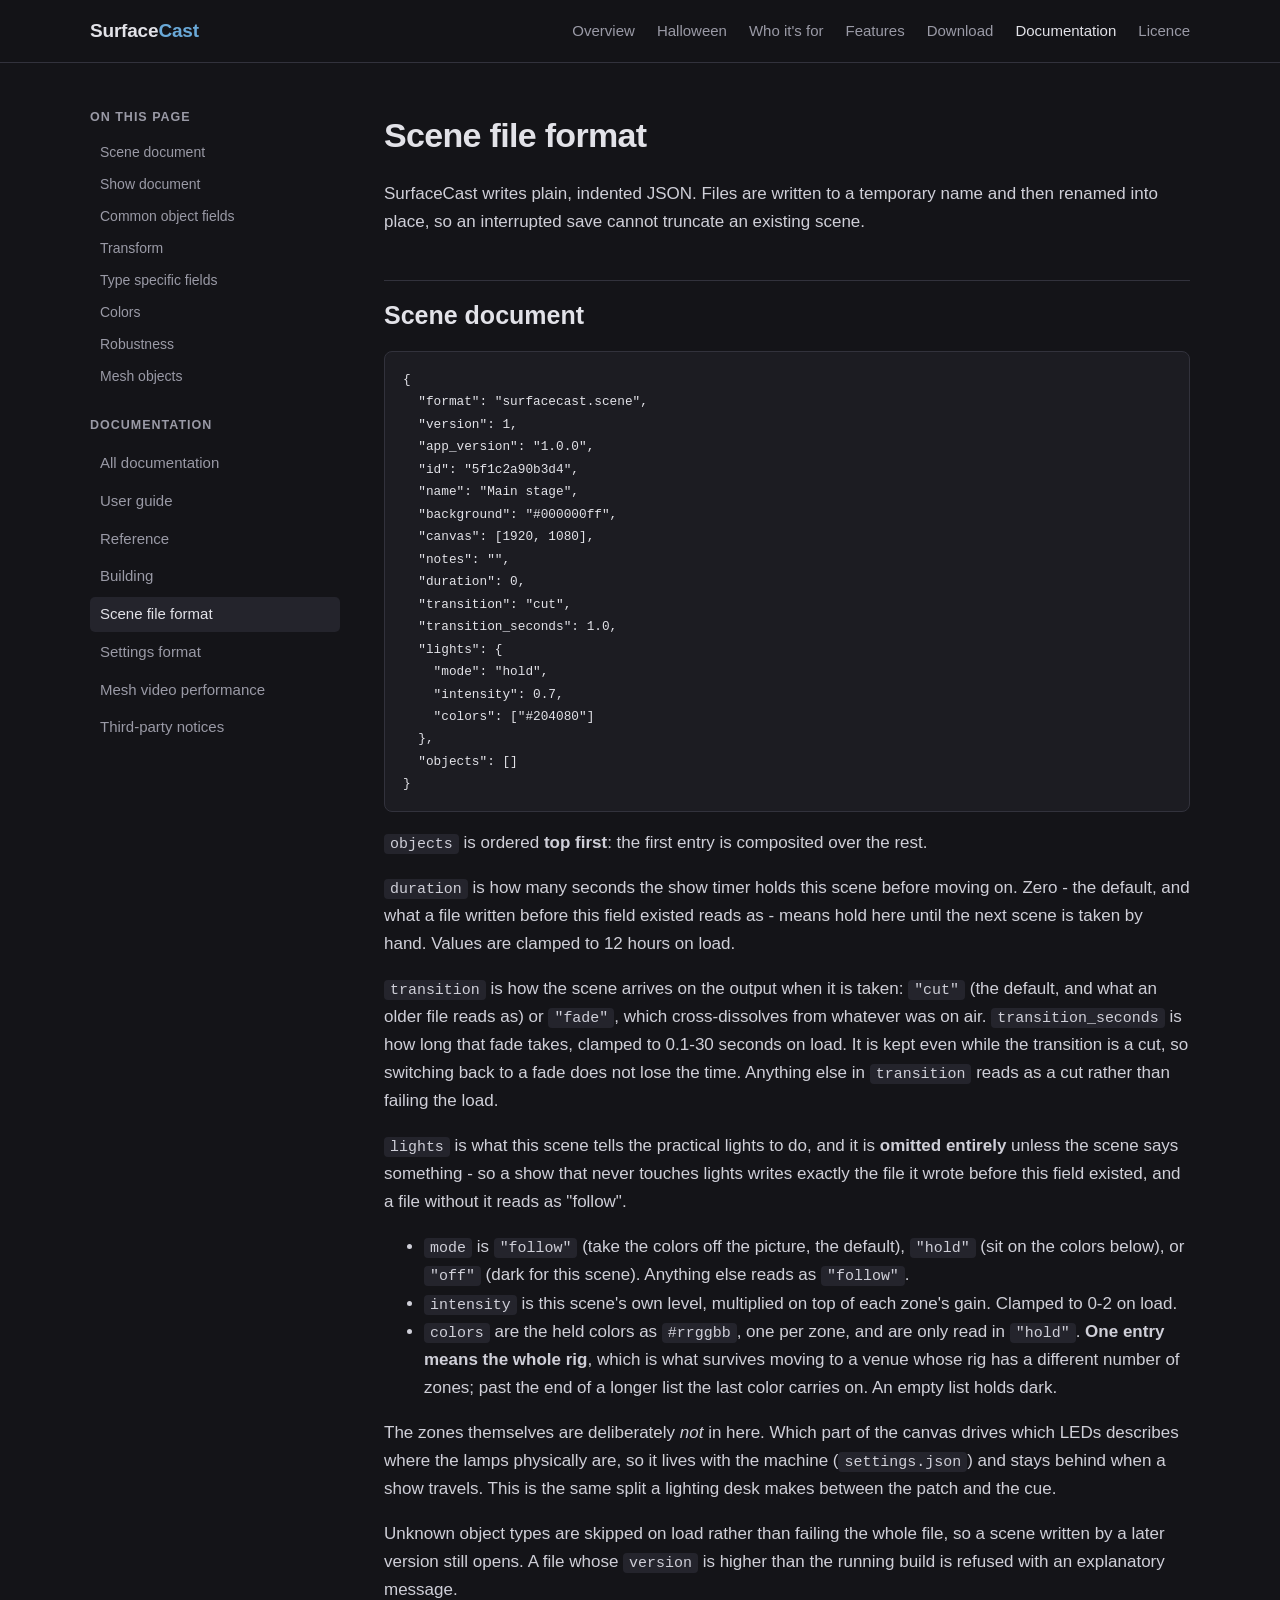
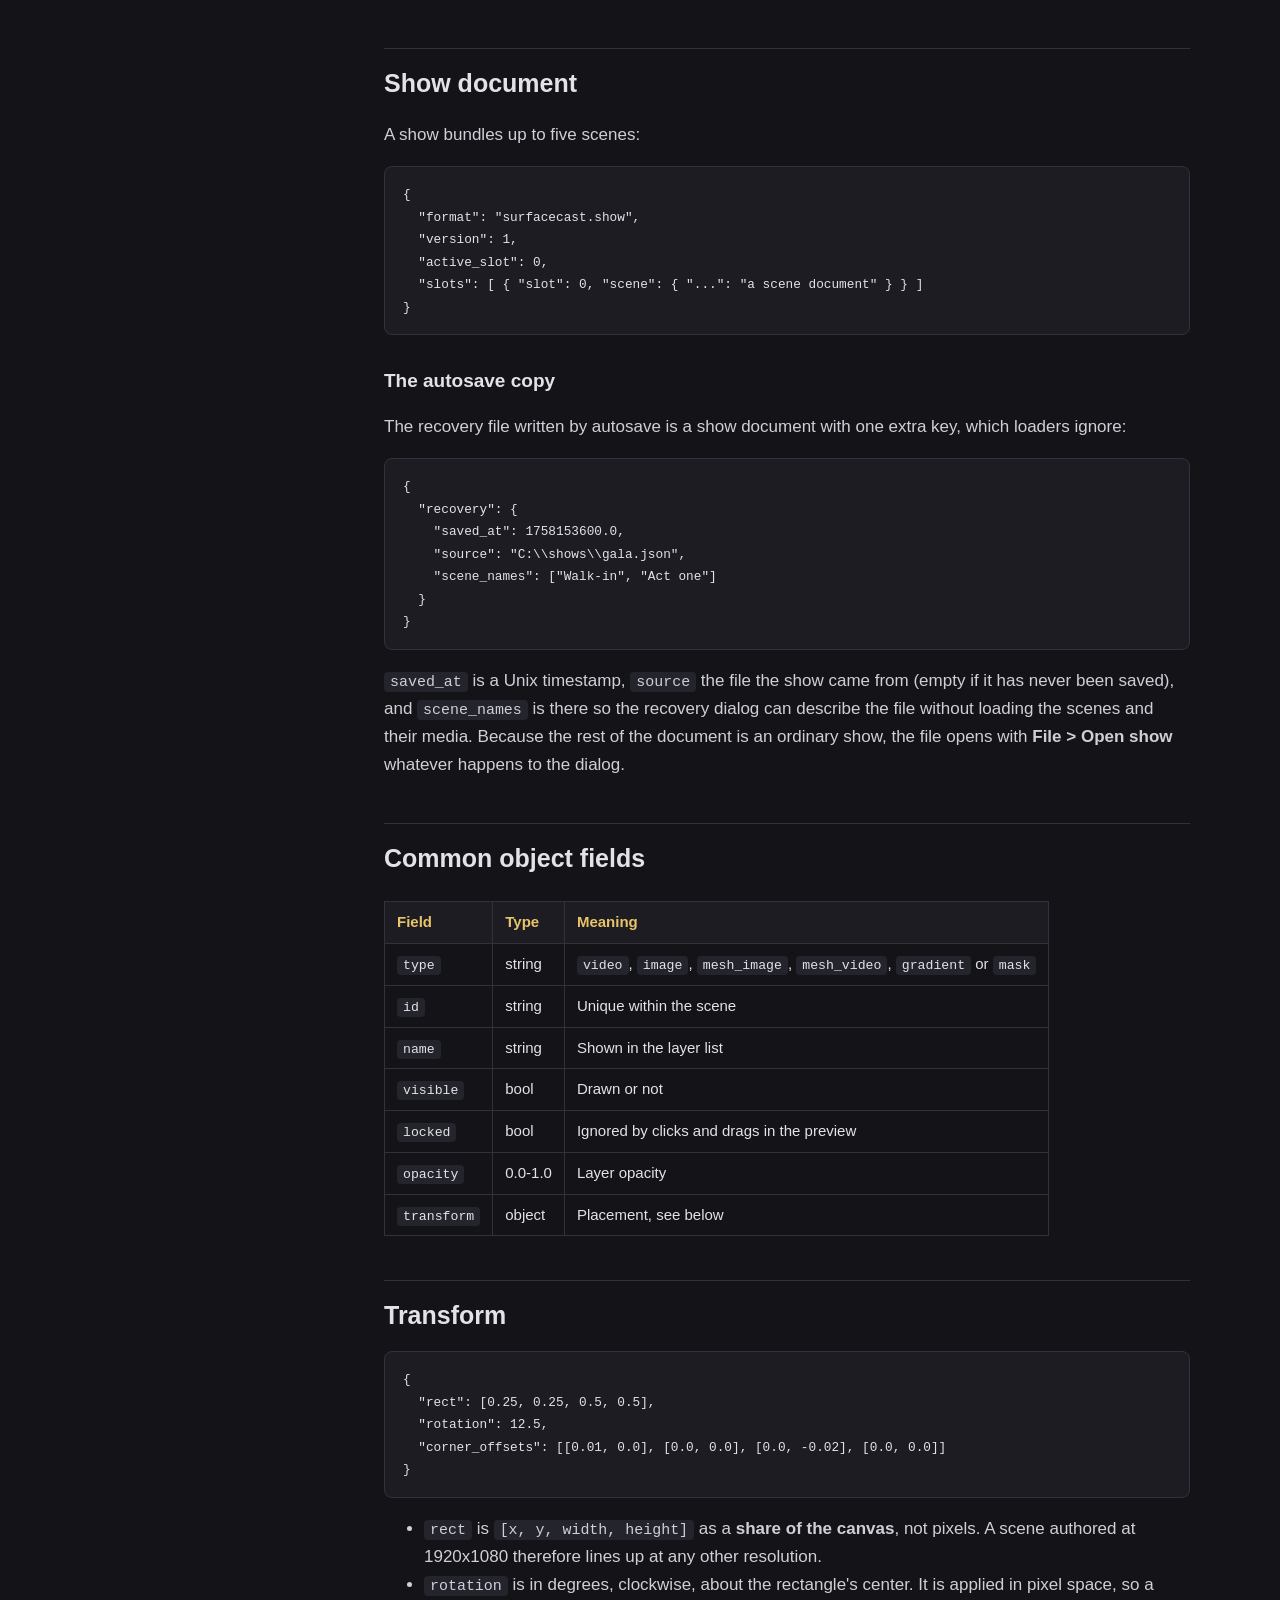
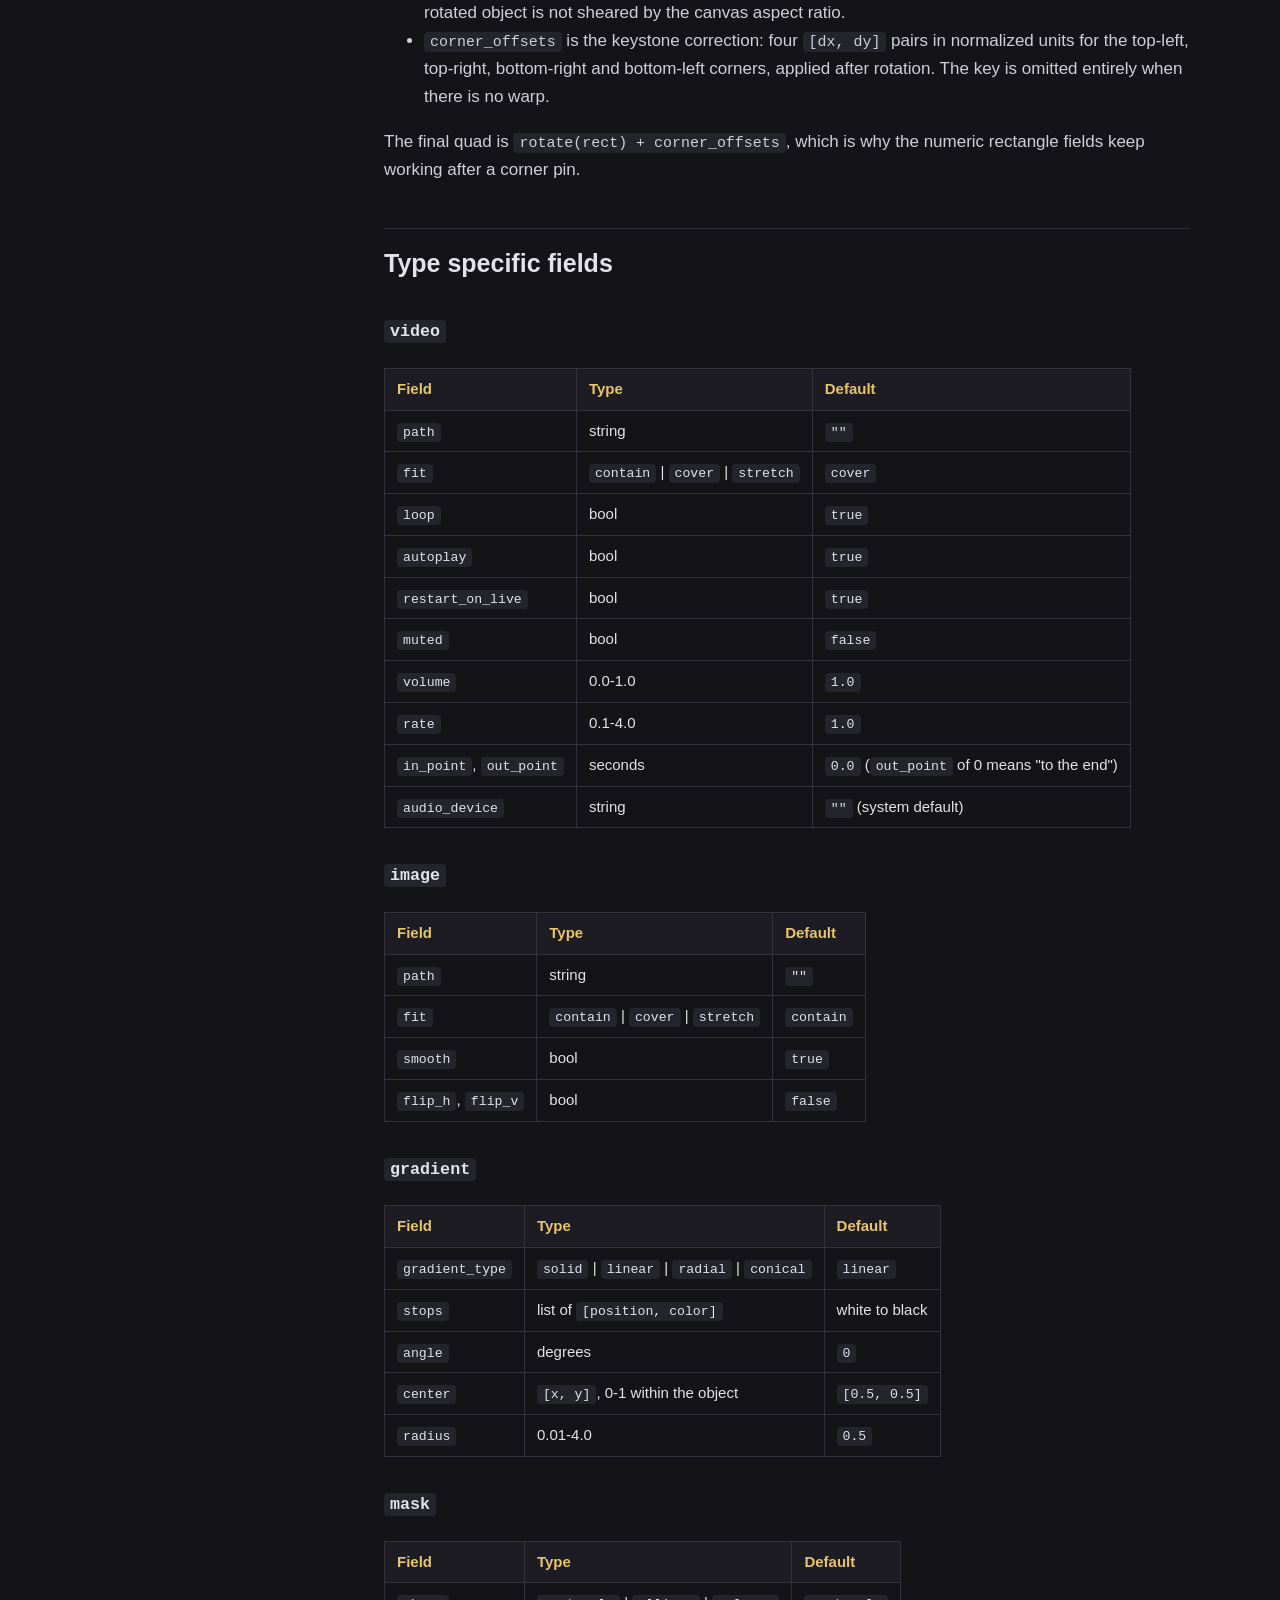
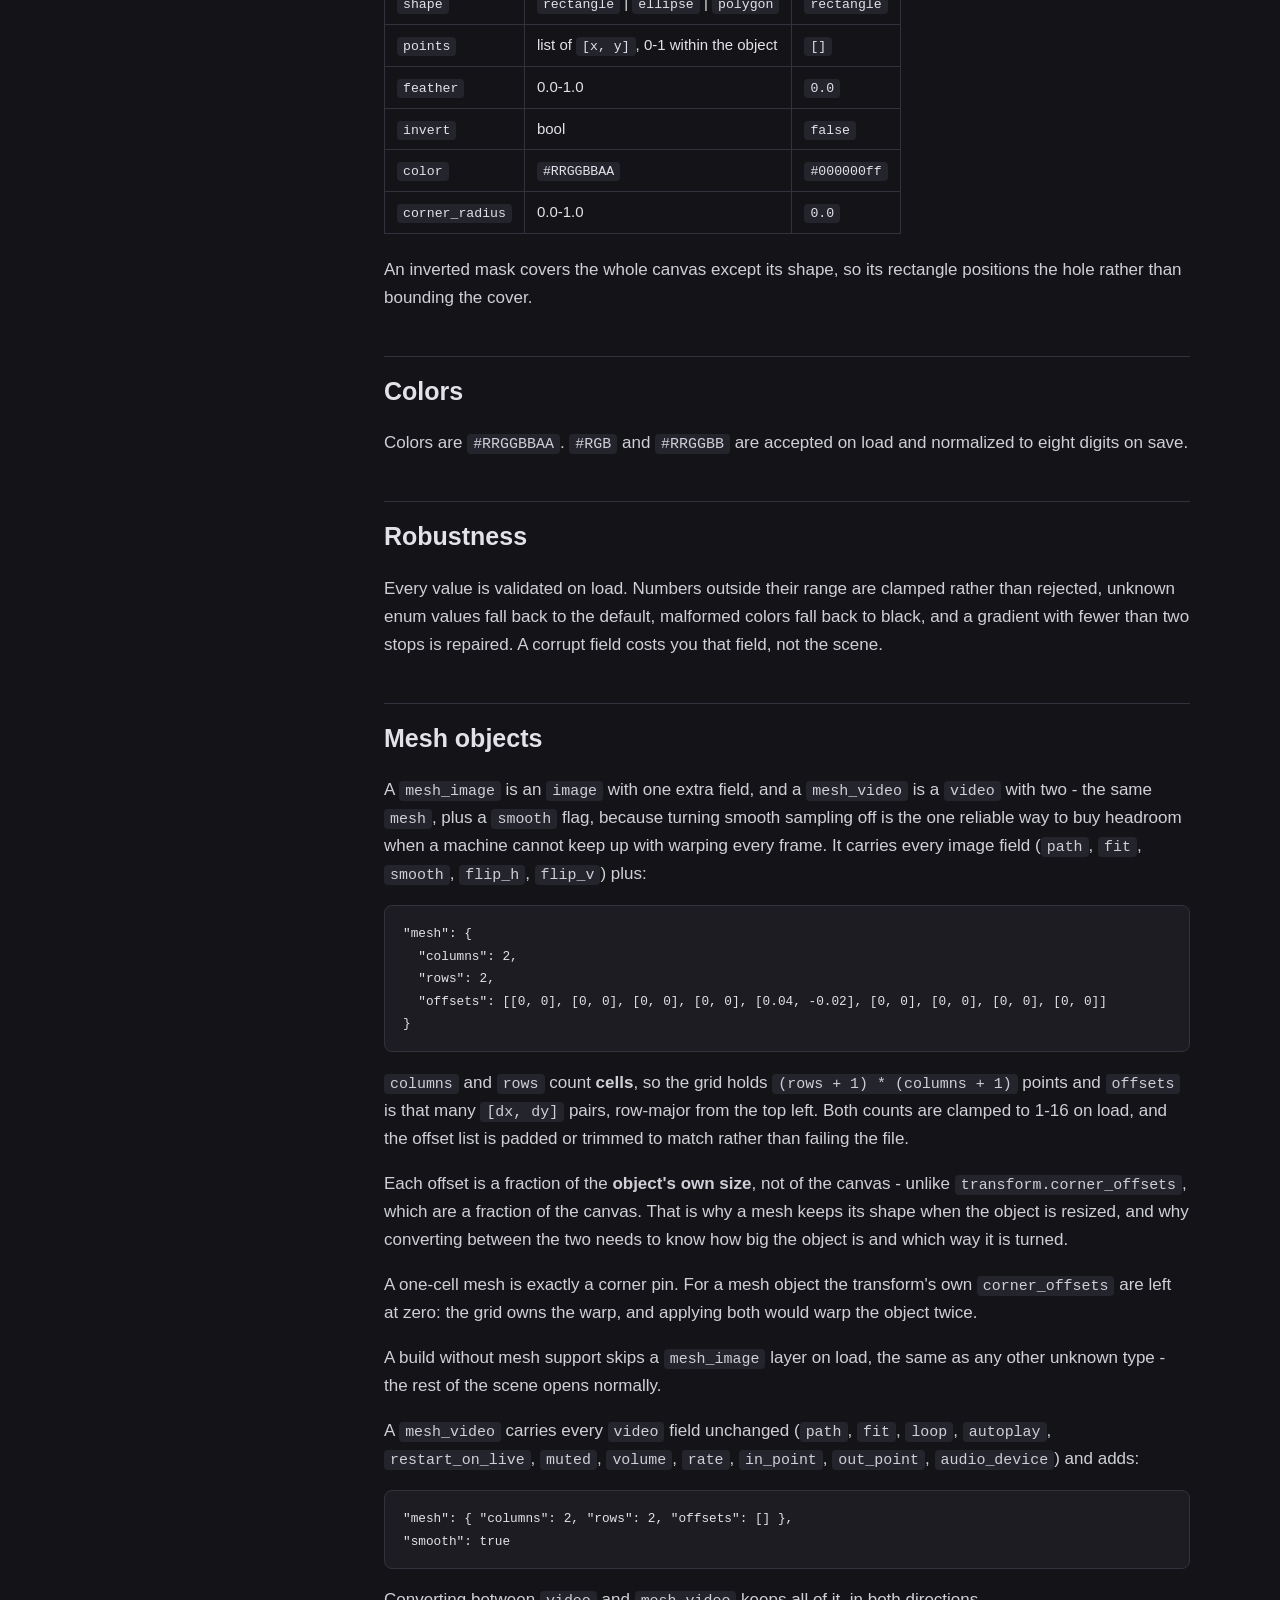
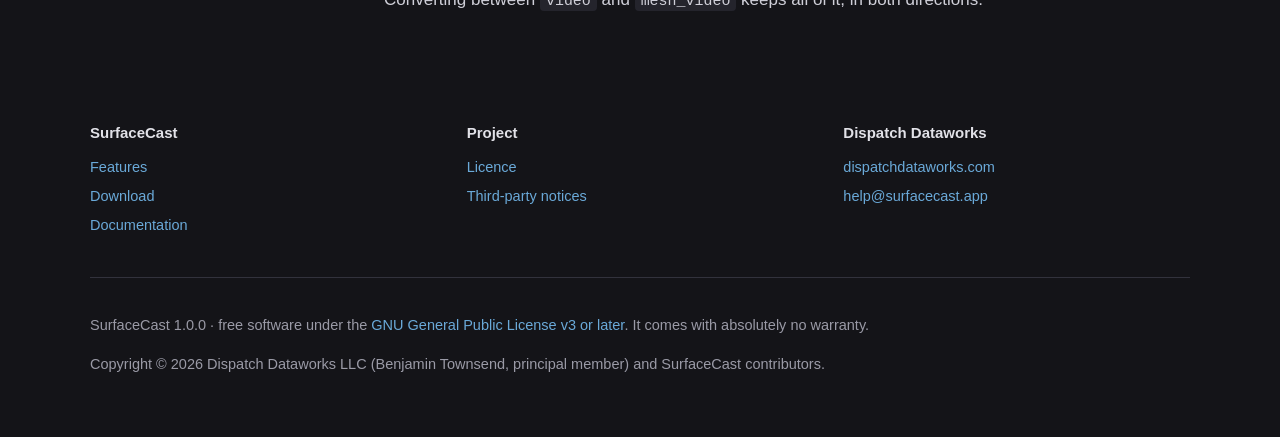
<file: docs/scene-format.html>
<!DOCTYPE html>
<html lang="en">
<head>
<meta charset="utf-8">
<meta name="viewport" content="width=device-width, initial-scale=1">
<title>Scene file format - SurfaceCast</title>
<meta name="description" content="The JSON schema scenes and shows are saved in.">
<meta property="og:title" content="Scene file format - SurfaceCast">
<meta property="og:description" content="The JSON schema scenes and shows are saved in.">
<meta property="og:type" content="website">
<link rel="icon" href="../assets/favicon.svg" type="image/svg+xml">
<link rel="stylesheet" href="../assets/site.css">
</head>
<body>
<header class="site-head">
  <div class="wrap">
    <a class="wordmark" href="../index.html">Surface<span>Cast</span></a>
    <button class="nav-toggle" aria-expanded="false" hidden>Menu</button>
    <nav class="site-nav"><a href="../index.html">Overview</a><a href="../halloween.html">Halloween</a><a href="../who-its-for.html">Who it&#x27;s for</a><a href="../features.html">Features</a><a href="../download.html">Download</a><a href="../docs/index.html" aria-current="page">Documentation</a><a href="../license.html">Licence</a></nav>
  </div>
</header>

<div class="wrap">
  <div class="doc-layout">
    <nav class="doc-nav"><h4>On this page</h4><ul class="doc-toc"><li><a href="#scene-document">Scene document</a></li><li><a href="#show-document">Show document</a></li><li><a href="#common-object-fields">Common object fields</a></li><li><a href="#transform">Transform</a></li><li><a href="#type-specific-fields">Type specific fields</a></li><li><a href="#colors">Colors</a></li><li><a href="#robustness">Robustness</a></li><li><a href="#mesh-objects">Mesh objects</a></li></ul><h4>Documentation</h4><ul><li><a href="index.html">All documentation</a></li><li><a href="user-guide.html">User guide</a></li><li><a href="reference.html">Reference</a></li><li><a href="building.html">Building</a></li><li><a href="scene-format.html" aria-current="page">Scene file format</a></li><li><a href="settings-format.html">Settings format</a></li><li><a href="mesh-video.html">Mesh video performance</a></li><li><a href="notices.html">Third-party notices</a></li></ul></nav>
    <div class="doc-body">
      <h1 id="scene-file-format">Scene file format</h1>
<p>SurfaceCast writes plain, indented JSON. Files are written to a temporary name
and then renamed into place, so an interrupted save cannot truncate an existing
scene.</p>
<h2 id="scene-document">Scene document</h2>
<pre><code class="language-json">{
  &quot;format&quot;: &quot;surfacecast.scene&quot;,
  &quot;version&quot;: 1,
  &quot;app_version&quot;: &quot;1.0.0&quot;,
  &quot;id&quot;: &quot;5f1c2a90b3d4&quot;,
  &quot;name&quot;: &quot;Main stage&quot;,
  &quot;background&quot;: &quot;#000000ff&quot;,
  &quot;canvas&quot;: [1920, 1080],
  &quot;notes&quot;: &quot;&quot;,
  &quot;duration&quot;: 0,
  &quot;transition&quot;: &quot;cut&quot;,
  &quot;transition_seconds&quot;: 1.0,
  &quot;lights&quot;: {
    &quot;mode&quot;: &quot;hold&quot;,
    &quot;intensity&quot;: 0.7,
    &quot;colors&quot;: [&quot;#204080&quot;]
  },
  &quot;objects&quot;: []
}
</code></pre>
<p><code>objects</code> is ordered <strong>top first</strong>: the first entry is composited over the rest.</p>
<p><code>duration</code> is how many seconds the show timer holds this scene before moving
on. Zero - the default, and what a file written before this field existed reads
as - means hold here until the next scene is taken by hand. Values are clamped
to 12 hours on load.</p>
<p><code>transition</code> is how the scene arrives on the output when it is taken: <code>"cut"</code>
(the default, and what an older file reads as) or <code>"fade"</code>, which
cross-dissolves from whatever was on air. <code>transition_seconds</code> is how long that
fade takes, clamped to 0.1-30 seconds on load. It is kept even while the
transition is a cut, so switching back to a fade does not lose the time.
Anything else in <code>transition</code> reads as a cut rather than failing the load.</p>
<p><code>lights</code> is what this scene tells the practical lights to do, and it is
<strong>omitted entirely</strong> unless the scene says something - so a show that never
touches lights writes exactly the file it wrote before this field existed, and
a file without it reads as "follow".</p>
<ul>
<li><code>mode</code> is <code>"follow"</code> (take the colors off the picture, the default),
  <code>"hold"</code> (sit on the colors below), or <code>"off"</code> (dark for this scene).
  Anything else reads as <code>"follow"</code>.</li>
<li><code>intensity</code> is this scene's own level, multiplied on top of each zone's gain.
  Clamped to 0-2 on load.</li>
<li><code>colors</code> are the held colors as <code>#rrggbb</code>, one per zone, and are only read
  in <code>"hold"</code>. <strong>One entry means the whole rig</strong>, which is what survives moving
  to a venue whose rig has a different number of zones; past the end of a
  longer list the last color carries on. An empty list holds dark.</li>
</ul>
<p>The zones themselves are deliberately <em>not</em> in here. Which part of the canvas
drives which LEDs describes where the lamps physically are, so it lives with
the machine (<code>settings.json</code>) and stays behind when a show travels. This is the
same split a lighting desk makes between the patch and the cue.</p>
<p>Unknown object types are skipped on load rather than failing the whole file, so
a scene written by a later version still opens. A file whose <code>version</code> is higher
than the running build is refused with an explanatory message.</p>
<h2 id="show-document">Show document</h2>
<p>A show bundles up to five scenes:</p>
<pre><code class="language-json">{
  &quot;format&quot;: &quot;surfacecast.show&quot;,
  &quot;version&quot;: 1,
  &quot;active_slot&quot;: 0,
  &quot;slots&quot;: [ { &quot;slot&quot;: 0, &quot;scene&quot;: { &quot;...&quot;: &quot;a scene document&quot; } } ]
}
</code></pre>
<h3 id="the-autosave-copy">The autosave copy</h3>
<p>The recovery file written by autosave is a show document with one extra key,
which loaders ignore:</p>
<pre><code class="language-json">{
  &quot;recovery&quot;: {
    &quot;saved_at&quot;: 1758153600.0,
    &quot;source&quot;: &quot;C:\\shows\\gala.json&quot;,
    &quot;scene_names&quot;: [&quot;Walk-in&quot;, &quot;Act one&quot;]
  }
}
</code></pre>
<p><code>saved_at</code> is a Unix timestamp, <code>source</code> the file the show came from (empty if
it has never been saved), and <code>scene_names</code> is there so the recovery dialog can
describe the file without loading the scenes and their media. Because the rest
of the document is an ordinary show, the file opens with <strong>File &gt; Open show</strong>
whatever happens to the dialog.</p>
<h2 id="common-object-fields">Common object fields</h2>
<table>
<thead>
<tr>
<th>Field</th>
<th>Type</th>
<th>Meaning</th>
</tr>
</thead>
<tbody>
<tr>
<td><code>type</code></td>
<td>string</td>
<td><code>video</code>, <code>image</code>, <code>mesh_image</code>, <code>mesh_video</code>, <code>gradient</code> or <code>mask</code></td>
</tr>
<tr>
<td><code>id</code></td>
<td>string</td>
<td>Unique within the scene</td>
</tr>
<tr>
<td><code>name</code></td>
<td>string</td>
<td>Shown in the layer list</td>
</tr>
<tr>
<td><code>visible</code></td>
<td>bool</td>
<td>Drawn or not</td>
</tr>
<tr>
<td><code>locked</code></td>
<td>bool</td>
<td>Ignored by clicks and drags in the preview</td>
</tr>
<tr>
<td><code>opacity</code></td>
<td>0.0-1.0</td>
<td>Layer opacity</td>
</tr>
<tr>
<td><code>transform</code></td>
<td>object</td>
<td>Placement, see below</td>
</tr>
</tbody>
</table>
<h2 id="transform">Transform</h2>
<pre><code class="language-json">{
  &quot;rect&quot;: [0.25, 0.25, 0.5, 0.5],
  &quot;rotation&quot;: 12.5,
  &quot;corner_offsets&quot;: [[0.01, 0.0], [0.0, 0.0], [0.0, -0.02], [0.0, 0.0]]
}
</code></pre>
<ul>
<li><code>rect</code> is <code>[x, y, width, height]</code> as a <strong>share of the canvas</strong>, not pixels. A
  scene authored at 1920x1080 therefore lines up at any other resolution.</li>
<li><code>rotation</code> is in degrees, clockwise, about the rectangle's center. It is
  applied in pixel space, so a rotated object is not sheared by the canvas
  aspect ratio.</li>
<li><code>corner_offsets</code> is the keystone correction: four <code>[dx, dy]</code> pairs in
  normalized units for the top-left, top-right, bottom-right and bottom-left
  corners, applied after rotation. The key is omitted entirely when there is no
  warp.</li>
</ul>
<p>The final quad is <code>rotate(rect) + corner_offsets</code>, which is why the numeric
rectangle fields keep working after a corner pin.</p>
<h2 id="type-specific-fields">Type specific fields</h2>
<h3 id="video"><code>video</code></h3>
<table>
<thead>
<tr>
<th>Field</th>
<th>Type</th>
<th>Default</th>
</tr>
</thead>
<tbody>
<tr>
<td><code>path</code></td>
<td>string</td>
<td><code>""</code></td>
</tr>
<tr>
<td><code>fit</code></td>
<td><code>contain</code> | <code>cover</code> | <code>stretch</code></td>
<td><code>cover</code></td>
</tr>
<tr>
<td><code>loop</code></td>
<td>bool</td>
<td><code>true</code></td>
</tr>
<tr>
<td><code>autoplay</code></td>
<td>bool</td>
<td><code>true</code></td>
</tr>
<tr>
<td><code>restart_on_live</code></td>
<td>bool</td>
<td><code>true</code></td>
</tr>
<tr>
<td><code>muted</code></td>
<td>bool</td>
<td><code>false</code></td>
</tr>
<tr>
<td><code>volume</code></td>
<td>0.0-1.0</td>
<td><code>1.0</code></td>
</tr>
<tr>
<td><code>rate</code></td>
<td>0.1-4.0</td>
<td><code>1.0</code></td>
</tr>
<tr>
<td><code>in_point</code>, <code>out_point</code></td>
<td>seconds</td>
<td><code>0.0</code> (<code>out_point</code> of 0 means "to the end")</td>
</tr>
<tr>
<td><code>audio_device</code></td>
<td>string</td>
<td><code>""</code> (system default)</td>
</tr>
</tbody>
</table>
<h3 id="image"><code>image</code></h3>
<table>
<thead>
<tr>
<th>Field</th>
<th>Type</th>
<th>Default</th>
</tr>
</thead>
<tbody>
<tr>
<td><code>path</code></td>
<td>string</td>
<td><code>""</code></td>
</tr>
<tr>
<td><code>fit</code></td>
<td><code>contain</code> | <code>cover</code> | <code>stretch</code></td>
<td><code>contain</code></td>
</tr>
<tr>
<td><code>smooth</code></td>
<td>bool</td>
<td><code>true</code></td>
</tr>
<tr>
<td><code>flip_h</code>, <code>flip_v</code></td>
<td>bool</td>
<td><code>false</code></td>
</tr>
</tbody>
</table>
<h3 id="gradient"><code>gradient</code></h3>
<table>
<thead>
<tr>
<th>Field</th>
<th>Type</th>
<th>Default</th>
</tr>
</thead>
<tbody>
<tr>
<td><code>gradient_type</code></td>
<td><code>solid</code> | <code>linear</code> | <code>radial</code> | <code>conical</code></td>
<td><code>linear</code></td>
</tr>
<tr>
<td><code>stops</code></td>
<td>list of <code>[position, color]</code></td>
<td>white to black</td>
</tr>
<tr>
<td><code>angle</code></td>
<td>degrees</td>
<td><code>0</code></td>
</tr>
<tr>
<td><code>center</code></td>
<td><code>[x, y]</code>, 0-1 within the object</td>
<td><code>[0.5, 0.5]</code></td>
</tr>
<tr>
<td><code>radius</code></td>
<td>0.01-4.0</td>
<td><code>0.5</code></td>
</tr>
</tbody>
</table>
<h3 id="mask"><code>mask</code></h3>
<table>
<thead>
<tr>
<th>Field</th>
<th>Type</th>
<th>Default</th>
</tr>
</thead>
<tbody>
<tr>
<td><code>shape</code></td>
<td><code>rectangle</code> | <code>ellipse</code> | <code>polygon</code></td>
<td><code>rectangle</code></td>
</tr>
<tr>
<td><code>points</code></td>
<td>list of <code>[x, y]</code>, 0-1 within the object</td>
<td><code>[]</code></td>
</tr>
<tr>
<td><code>feather</code></td>
<td>0.0-1.0</td>
<td><code>0.0</code></td>
</tr>
<tr>
<td><code>invert</code></td>
<td>bool</td>
<td><code>false</code></td>
</tr>
<tr>
<td><code>color</code></td>
<td><code>#RRGGBBAA</code></td>
<td><code>#000000ff</code></td>
</tr>
<tr>
<td><code>corner_radius</code></td>
<td>0.0-1.0</td>
<td><code>0.0</code></td>
</tr>
</tbody>
</table>
<p>An inverted mask covers the whole canvas except its shape, so its rectangle
positions the hole rather than bounding the cover.</p>
<h2 id="colors">Colors</h2>
<p>Colors are <code>#RRGGBBAA</code>. <code>#RGB</code> and <code>#RRGGBB</code> are accepted on load and
normalized to eight digits on save.</p>
<h2 id="robustness">Robustness</h2>
<p>Every value is validated on load. Numbers outside their range are clamped rather
than rejected, unknown enum values fall back to the default, malformed colors
fall back to black, and a gradient with fewer than two stops is repaired. A
corrupt field costs you that field, not the scene.</p>
<h2 id="mesh-objects">Mesh objects</h2>
<p>A <code>mesh_image</code> is an <code>image</code> with one extra field, and a <code>mesh_video</code> is a
<code>video</code> with two - the same <code>mesh</code>, plus a <code>smooth</code> flag, because turning
smooth sampling off is the one reliable way to buy headroom when a machine
cannot keep up with warping every frame. It carries every image field
(<code>path</code>, <code>fit</code>, <code>smooth</code>, <code>flip_h</code>, <code>flip_v</code>) plus:</p>
<pre><code class="language-json">&quot;mesh&quot;: {
  &quot;columns&quot;: 2,
  &quot;rows&quot;: 2,
  &quot;offsets&quot;: [[0, 0], [0, 0], [0, 0], [0, 0], [0.04, -0.02], [0, 0], [0, 0], [0, 0], [0, 0]]
}
</code></pre>
<p><code>columns</code> and <code>rows</code> count <strong>cells</strong>, so the grid holds
<code>(rows + 1) * (columns + 1)</code> points and <code>offsets</code> is that many <code>[dx, dy]</code> pairs,
row-major from the top left. Both counts are clamped to 1-16 on load, and the
offset list is padded or trimmed to match rather than failing the file.</p>
<p>Each offset is a fraction of the <strong>object's own size</strong>, not of the canvas -
unlike <code>transform.corner_offsets</code>, which are a fraction of the canvas. That is
why a mesh keeps its shape when the object is resized, and why converting
between the two needs to know how big the object is and which way it is turned.</p>
<p>A one-cell mesh is exactly a corner pin. For a mesh object the transform's own
<code>corner_offsets</code> are left at zero: the grid owns the warp, and applying both
would warp the object twice.</p>
<p>A build without mesh support skips a <code>mesh_image</code> layer on load, the same as
any other unknown type - the rest of the scene opens normally.</p>
<p>A <code>mesh_video</code> carries every <code>video</code> field unchanged (<code>path</code>, <code>fit</code>, <code>loop</code>,
<code>autoplay</code>, <code>restart_on_live</code>, <code>muted</code>, <code>volume</code>, <code>rate</code>, <code>in_point</code>,
<code>out_point</code>, <code>audio_device</code>) and adds:</p>
<pre><code class="language-json">&quot;mesh&quot;: { &quot;columns&quot;: 2, &quot;rows&quot;: 2, &quot;offsets&quot;: [] },
&quot;smooth&quot;: true
</code></pre>
<p>Converting between <code>video</code> and <code>mesh_video</code> keeps all of it, in both
directions.</p>
    </div>
  </div>
</div>

<footer class="site-foot">
  <div class="wrap">
    <div class="cols">
      <div>
        <h4>SurfaceCast</h4>
        <ul>
          <li><a href="../features.html">Features</a></li>
          <li><a href="../download.html">Download</a></li>
          <li><a href="../docs/index.html">Documentation</a></li>
        </ul>
      </div>
      <div>
        <h4>Project</h4>
        <ul>
          <li><a href="../license.html">Licence</a></li>
          <li><a href="../docs/notices.html">Third-party notices</a></li>
        </ul>
      </div>
      <div>
        <h4>Dispatch Dataworks</h4>
        <ul>
          <li><a href="https://dispatchdataworks.com">dispatchdataworks.com</a></li>
          <li><a href="mailto:help@surfacecast.app">help@surfacecast.app</a></li>
        </ul>
      </div>
    </div>
    <div class="legal">
      <p>SurfaceCast 1.0.0 &middot; free software under the
      <a href="../license.html">GNU General Public License v3 or later</a>.
      It comes with absolutely no warranty.</p>
      <p>Copyright &copy; 2026 Dispatch Dataworks LLC (Benjamin Townsend, principal member) and SurfaceCast contributors.</p>
    </div>
  </div>
</footer>
<script src="../assets/site.js" defer></script>
</body>
</html>
</file>
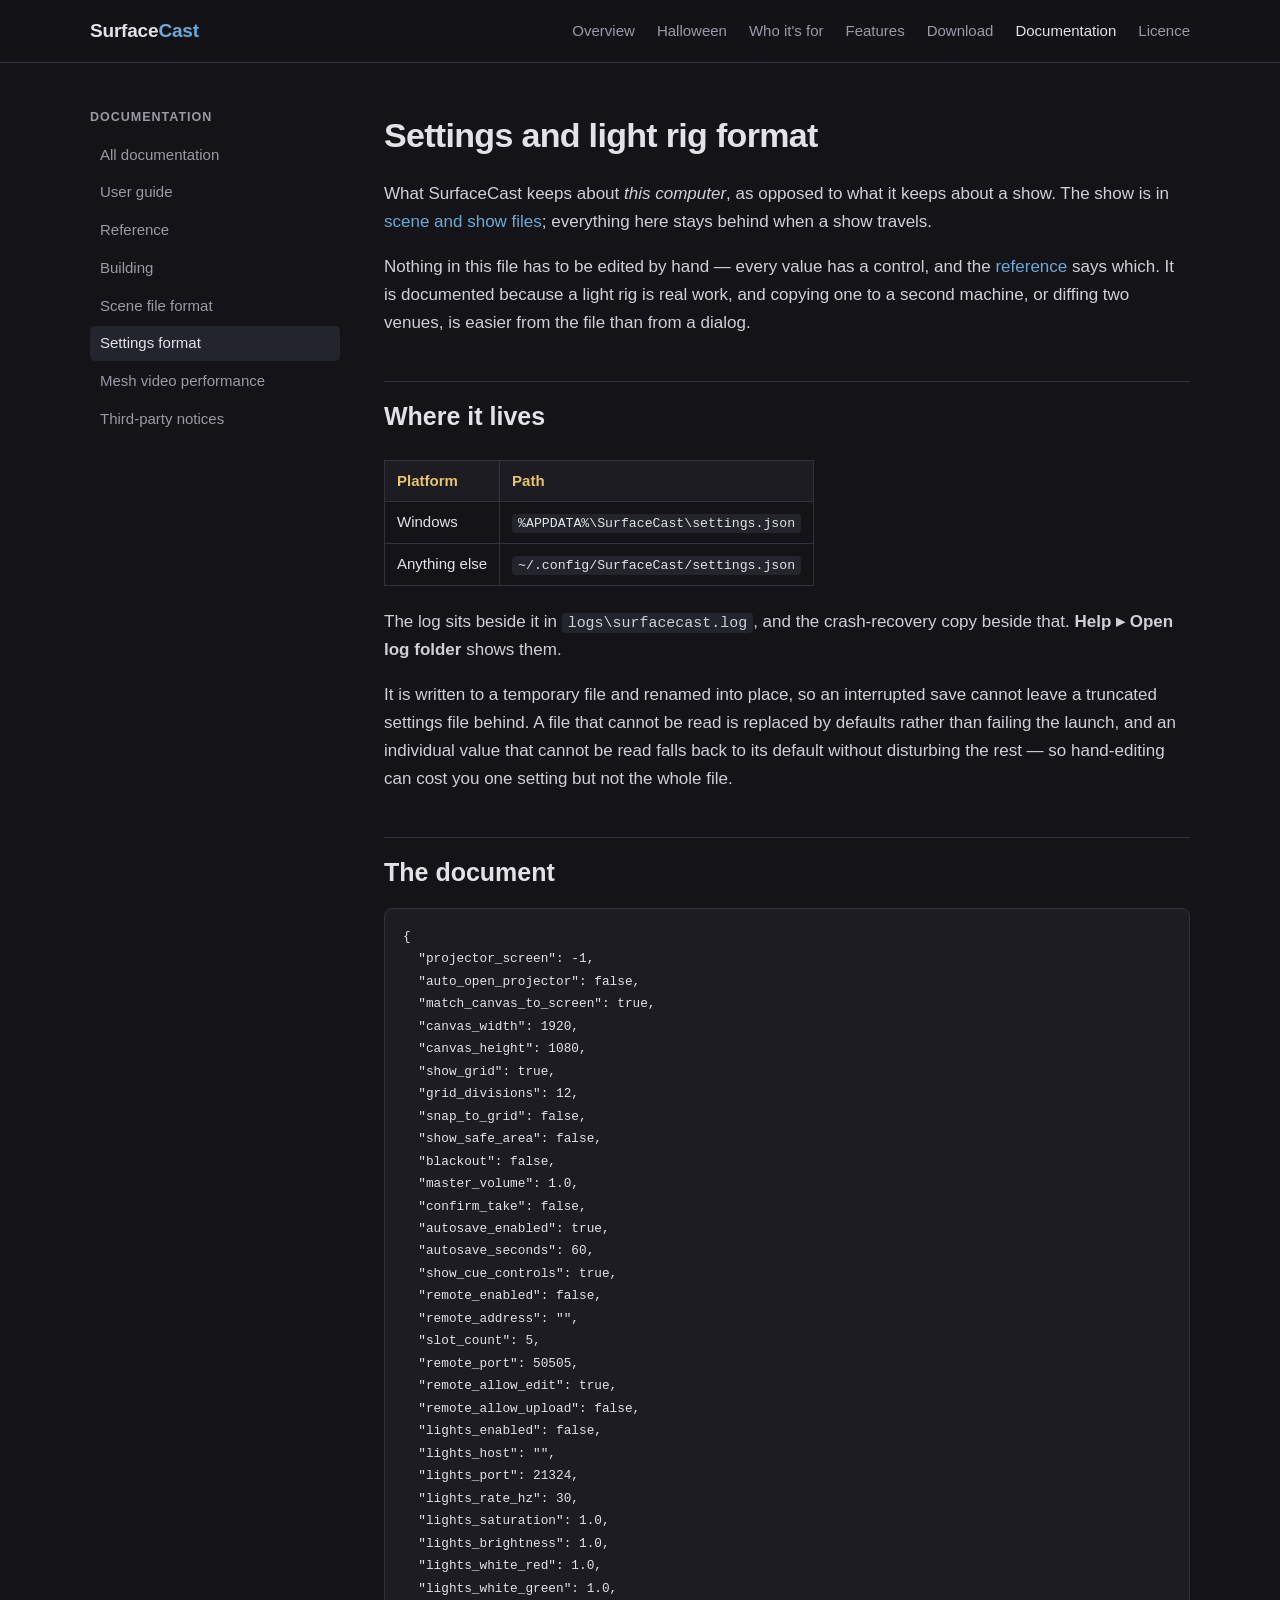
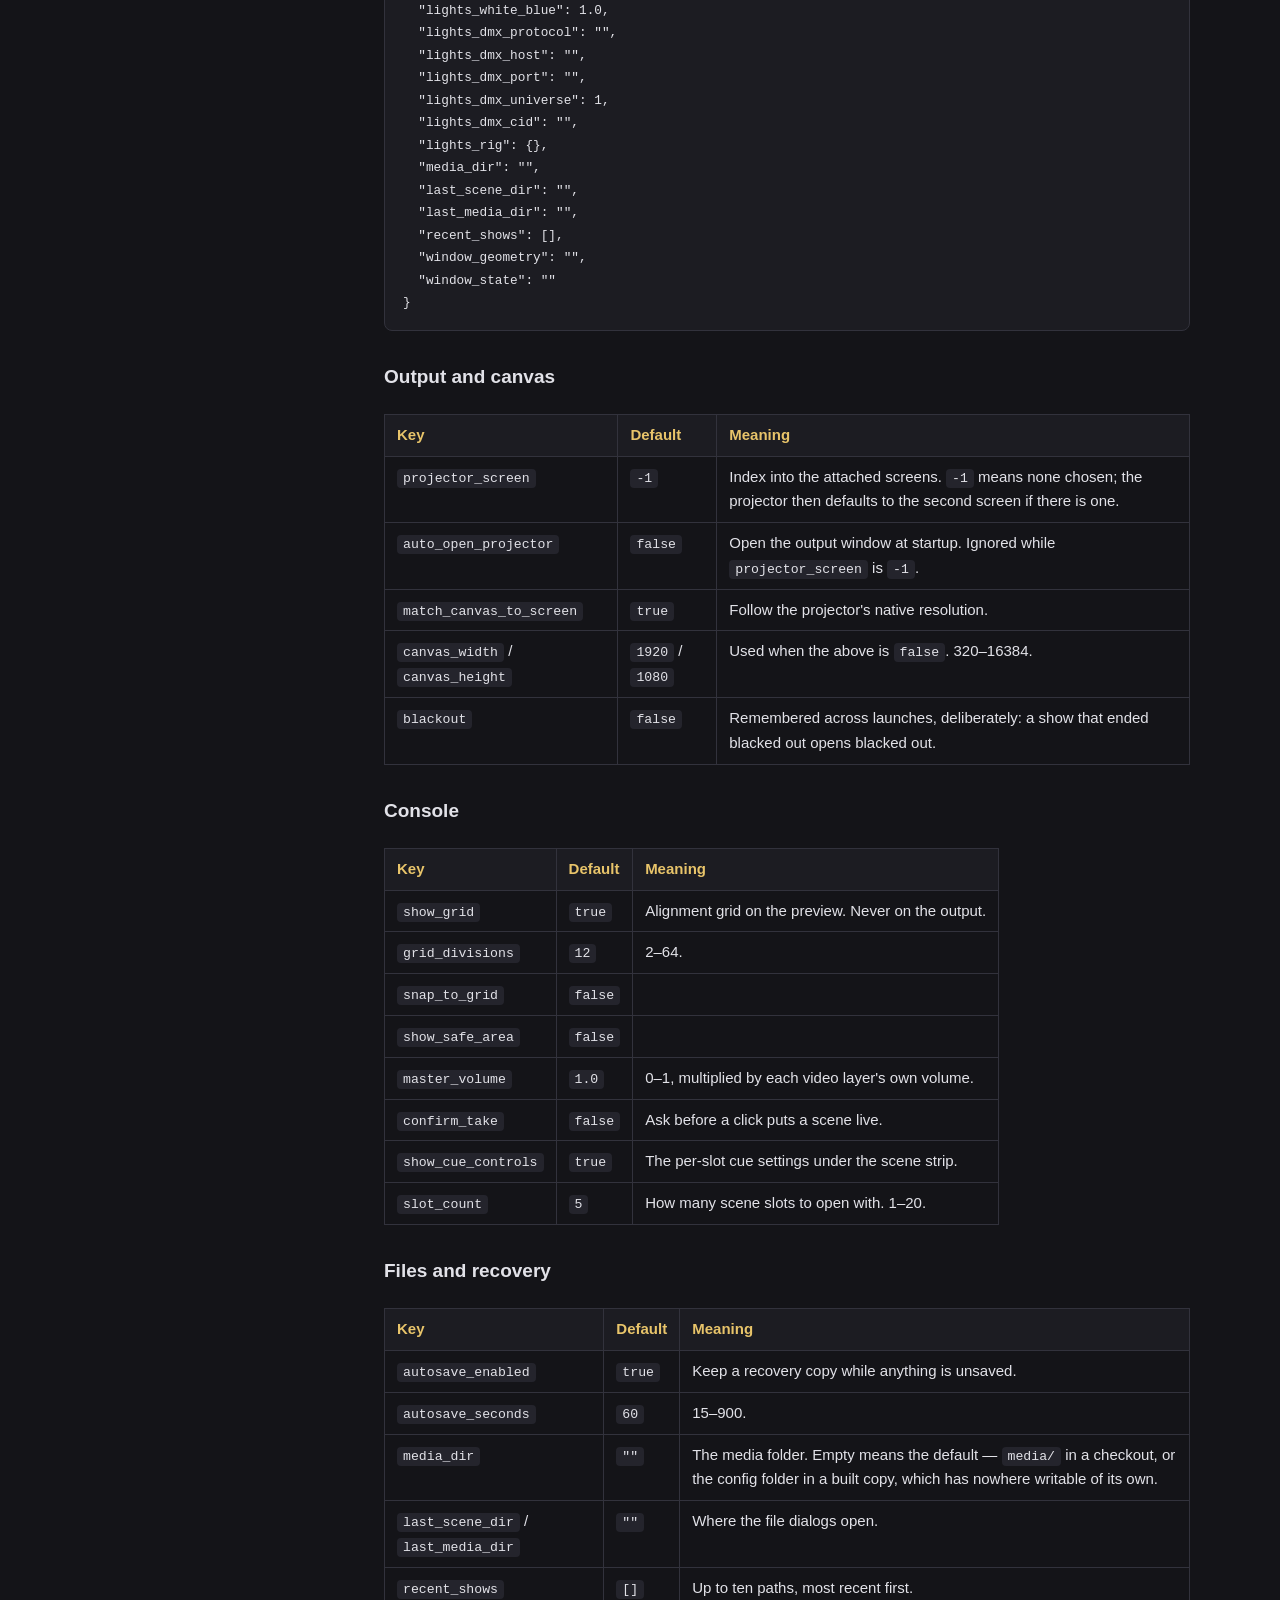
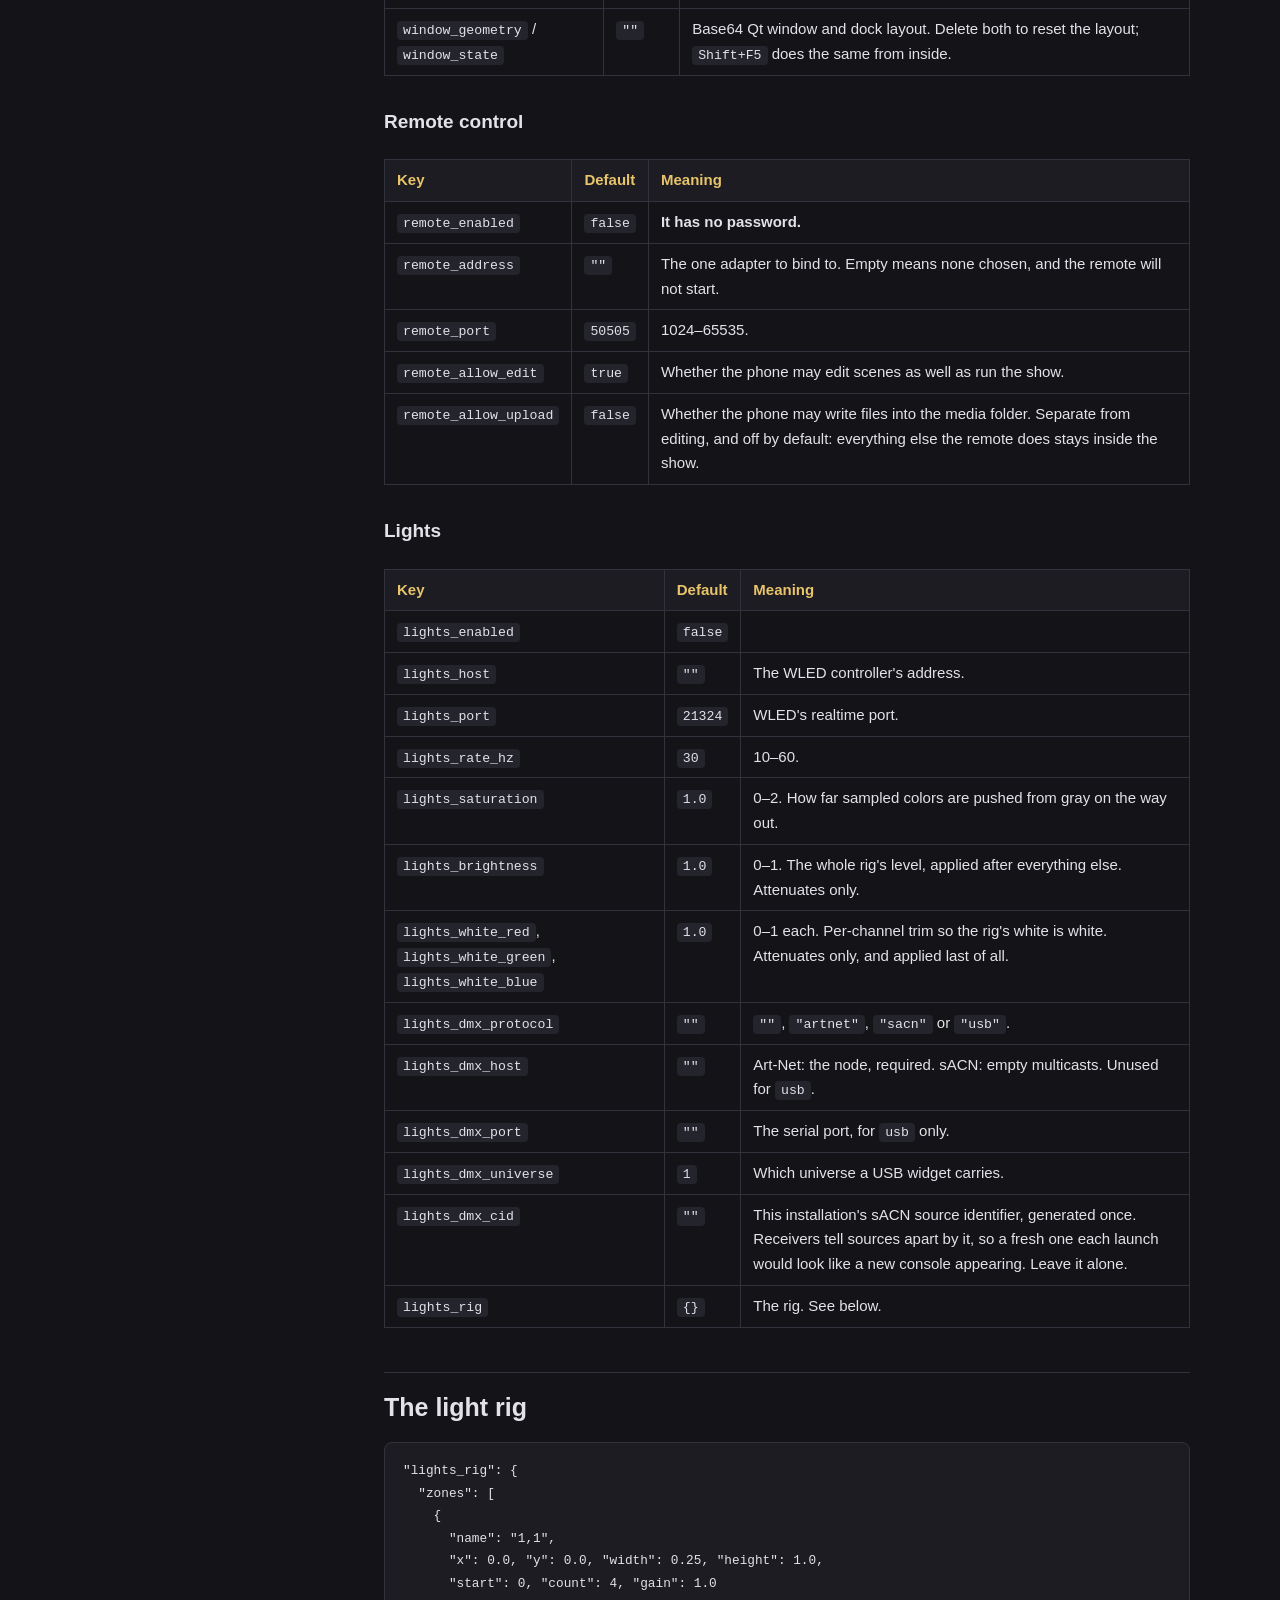
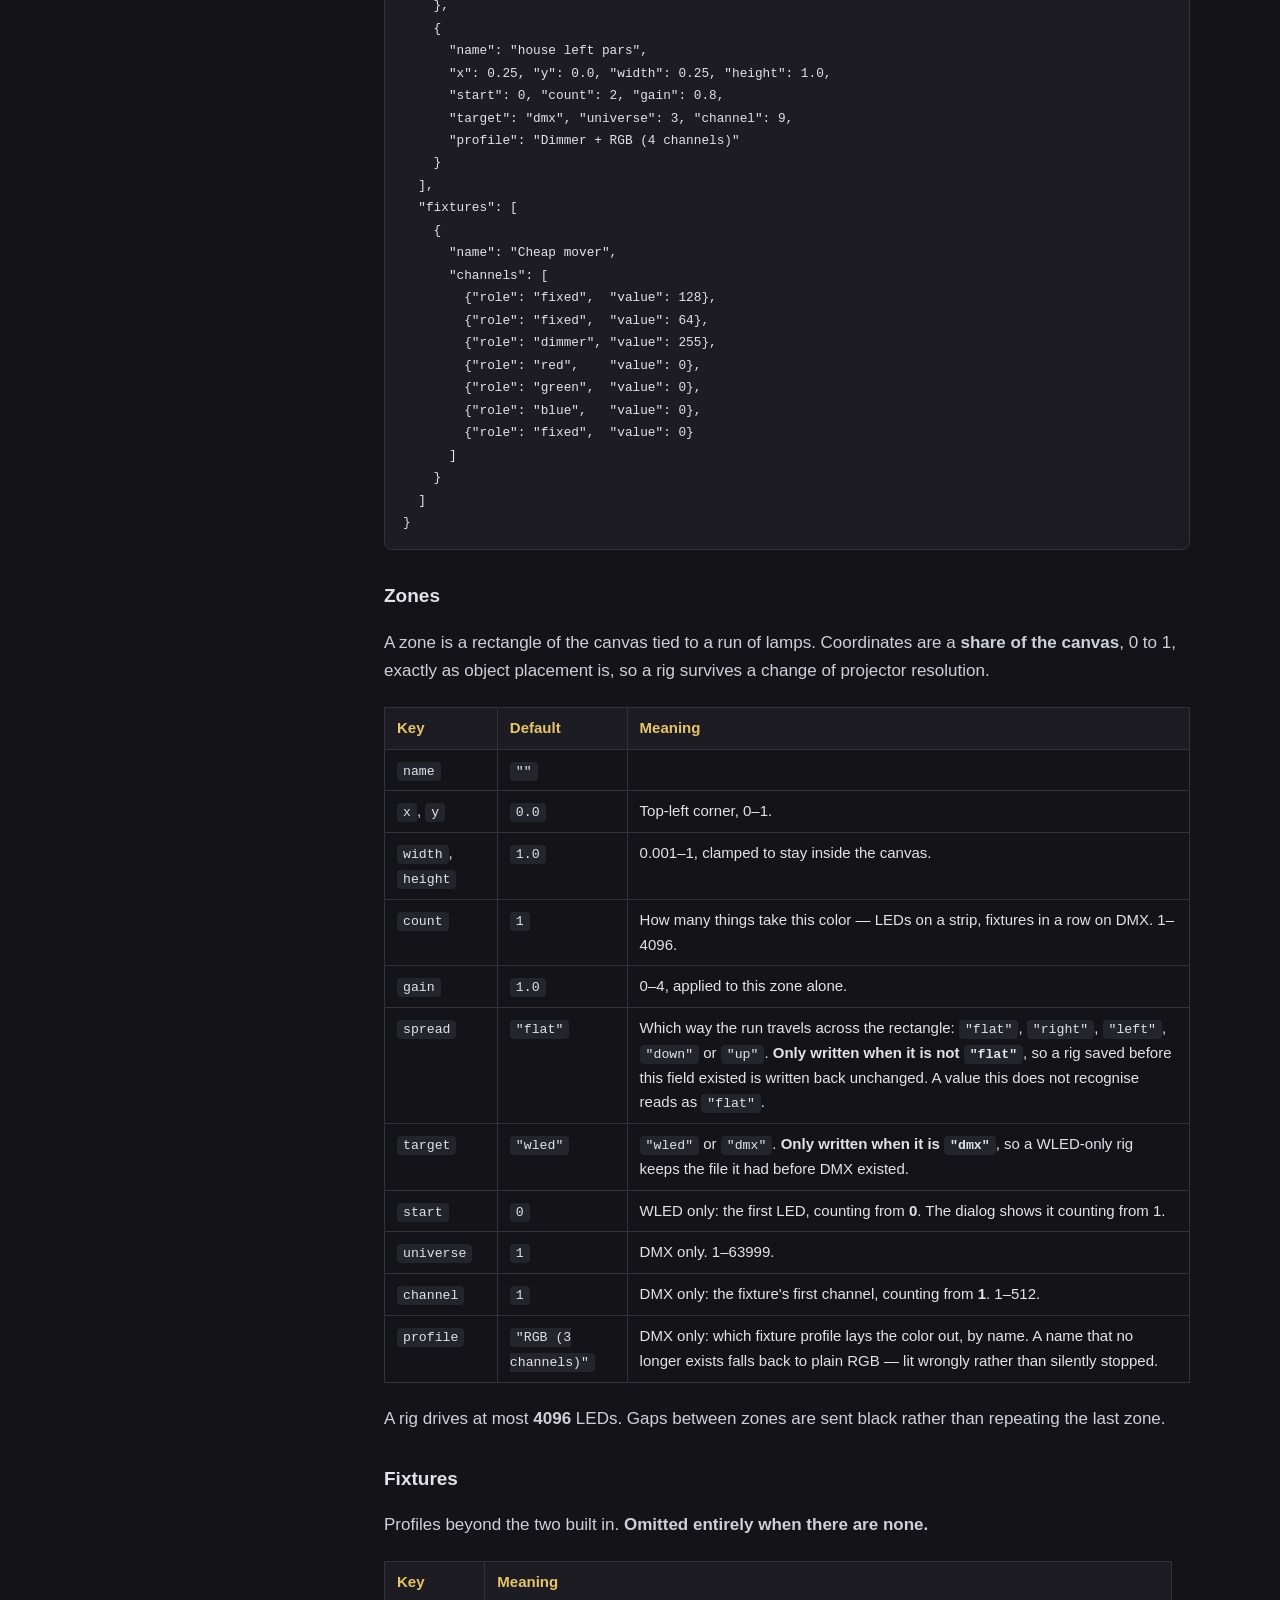
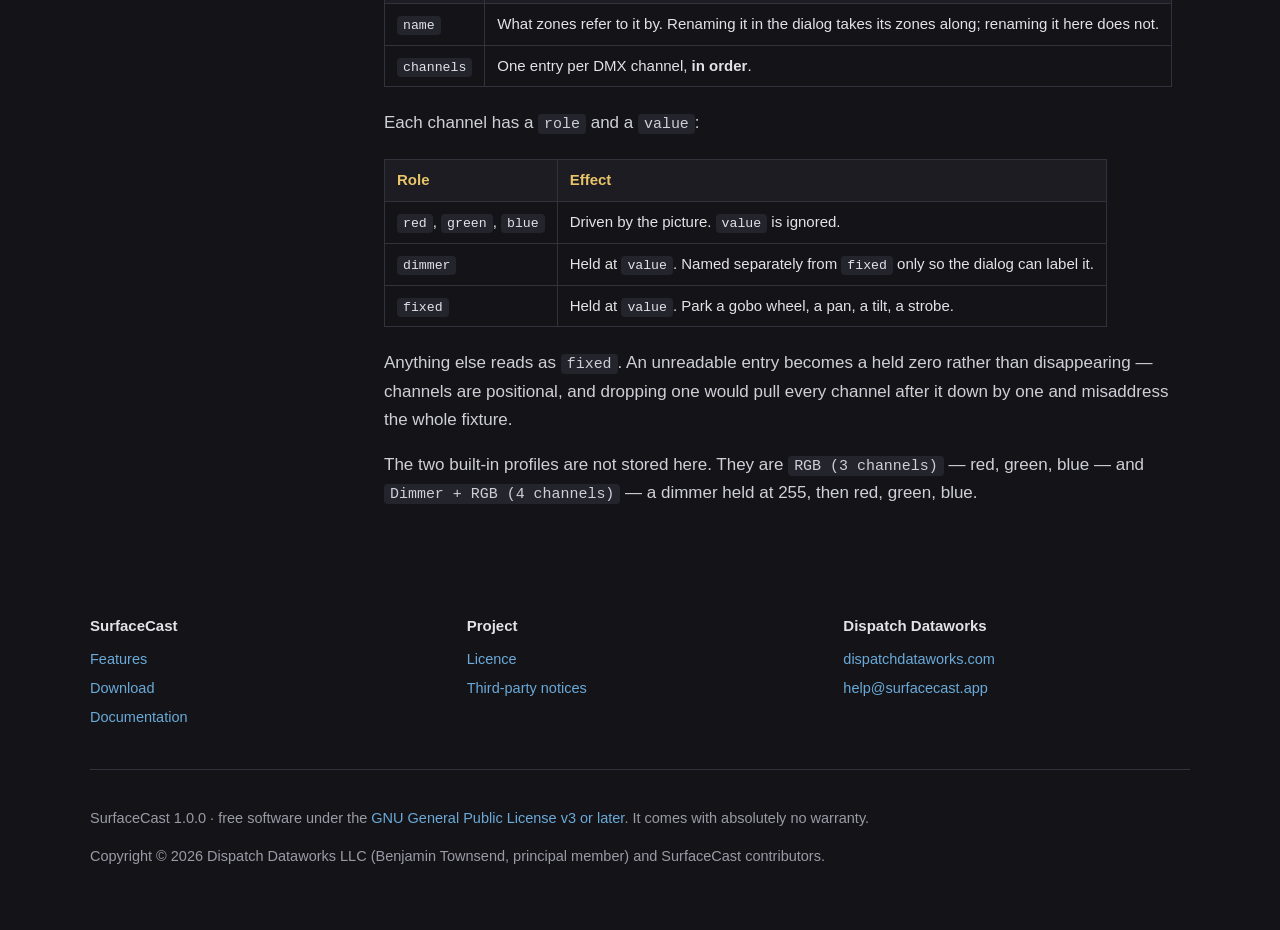
<file: docs/settings-format.html>
<!DOCTYPE html>
<html lang="en">
<head>
<meta charset="utf-8">
<meta name="viewport" content="width=device-width, initial-scale=1">
<title>Settings format - SurfaceCast</title>
<meta name="description" content="What SurfaceCast keeps about this computer, including the light rig.">
<meta property="og:title" content="Settings format - SurfaceCast">
<meta property="og:description" content="What SurfaceCast keeps about this computer, including the light rig.">
<meta property="og:type" content="website">
<link rel="icon" href="../assets/favicon.svg" type="image/svg+xml">
<link rel="stylesheet" href="../assets/site.css">
</head>
<body>
<header class="site-head">
  <div class="wrap">
    <a class="wordmark" href="../index.html">Surface<span>Cast</span></a>
    <button class="nav-toggle" aria-expanded="false" hidden>Menu</button>
    <nav class="site-nav"><a href="../index.html">Overview</a><a href="../halloween.html">Halloween</a><a href="../who-its-for.html">Who it&#x27;s for</a><a href="../features.html">Features</a><a href="../download.html">Download</a><a href="../docs/index.html" aria-current="page">Documentation</a><a href="../license.html">Licence</a></nav>
  </div>
</header>

<div class="wrap">
  <div class="doc-layout">
    <nav class="doc-nav"><h4>Documentation</h4><ul><li><a href="index.html">All documentation</a></li><li><a href="user-guide.html">User guide</a></li><li><a href="reference.html">Reference</a></li><li><a href="building.html">Building</a></li><li><a href="scene-format.html">Scene file format</a></li><li><a href="settings-format.html" aria-current="page">Settings format</a></li><li><a href="mesh-video.html">Mesh video performance</a></li><li><a href="notices.html">Third-party notices</a></li></ul></nav>
    <div class="doc-body">
      <h1 id="settings-and-light-rig-format">Settings and light rig format</h1>
<p>What SurfaceCast keeps about <em>this computer</em>, as opposed to what it keeps about
a show. The show is in <a href="../docs/scene-format.html">scene and show files</a>; everything here
stays behind when a show travels.</p>
<p>Nothing in this file has to be edited by hand — every value has a control, and
the <a href="../docs/reference.html">reference</a> says which. It is documented because a light rig
is real work, and copying one to a second machine, or diffing two venues, is
easier from the file than from a dialog.</p>
<h2 id="where-it-lives">Where it lives</h2>
<table>
<thead>
<tr>
<th>Platform</th>
<th>Path</th>
</tr>
</thead>
<tbody>
<tr>
<td>Windows</td>
<td><code>%APPDATA%\SurfaceCast\settings.json</code></td>
</tr>
<tr>
<td>Anything else</td>
<td><code>~/.config/SurfaceCast/settings.json</code></td>
</tr>
</tbody>
</table>
<p>The log sits beside it in <code>logs\surfacecast.log</code>, and the crash-recovery copy
beside that. <strong>Help ▸ Open log folder</strong> shows them.</p>
<p>It is written to a temporary file and renamed into place, so an interrupted
save cannot leave a truncated settings file behind. A file that cannot be read
is replaced by defaults rather than failing the launch, and an individual value
that cannot be read falls back to its default without disturbing the rest — so
hand-editing can cost you one setting but not the whole file.</p>
<h2 id="the-document">The document</h2>
<pre><code class="language-json">{
  &quot;projector_screen&quot;: -1,
  &quot;auto_open_projector&quot;: false,
  &quot;match_canvas_to_screen&quot;: true,
  &quot;canvas_width&quot;: 1920,
  &quot;canvas_height&quot;: 1080,
  &quot;show_grid&quot;: true,
  &quot;grid_divisions&quot;: 12,
  &quot;snap_to_grid&quot;: false,
  &quot;show_safe_area&quot;: false,
  &quot;blackout&quot;: false,
  &quot;master_volume&quot;: 1.0,
  &quot;confirm_take&quot;: false,
  &quot;autosave_enabled&quot;: true,
  &quot;autosave_seconds&quot;: 60,
  &quot;show_cue_controls&quot;: true,
  &quot;remote_enabled&quot;: false,
  &quot;remote_address&quot;: &quot;&quot;,
  &quot;slot_count&quot;: 5,
  &quot;remote_port&quot;: 50505,
  &quot;remote_allow_edit&quot;: true,
  &quot;remote_allow_upload&quot;: false,
  &quot;lights_enabled&quot;: false,
  &quot;lights_host&quot;: &quot;&quot;,
  &quot;lights_port&quot;: 21324,
  &quot;lights_rate_hz&quot;: 30,
  &quot;lights_saturation&quot;: 1.0,
  &quot;lights_brightness&quot;: 1.0,
  &quot;lights_white_red&quot;: 1.0,
  &quot;lights_white_green&quot;: 1.0,
  &quot;lights_white_blue&quot;: 1.0,
  &quot;lights_dmx_protocol&quot;: &quot;&quot;,
  &quot;lights_dmx_host&quot;: &quot;&quot;,
  &quot;lights_dmx_port&quot;: &quot;&quot;,
  &quot;lights_dmx_universe&quot;: 1,
  &quot;lights_dmx_cid&quot;: &quot;&quot;,
  &quot;lights_rig&quot;: {},
  &quot;media_dir&quot;: &quot;&quot;,
  &quot;last_scene_dir&quot;: &quot;&quot;,
  &quot;last_media_dir&quot;: &quot;&quot;,
  &quot;recent_shows&quot;: [],
  &quot;window_geometry&quot;: &quot;&quot;,
  &quot;window_state&quot;: &quot;&quot;
}
</code></pre>
<h3 id="output-and-canvas">Output and canvas</h3>
<table>
<thead>
<tr>
<th>Key</th>
<th>Default</th>
<th>Meaning</th>
</tr>
</thead>
<tbody>
<tr>
<td><code>projector_screen</code></td>
<td><code>-1</code></td>
<td>Index into the attached screens. <code>-1</code> means none chosen; the projector then defaults to the second screen if there is one.</td>
</tr>
<tr>
<td><code>auto_open_projector</code></td>
<td><code>false</code></td>
<td>Open the output window at startup. Ignored while <code>projector_screen</code> is <code>-1</code>.</td>
</tr>
<tr>
<td><code>match_canvas_to_screen</code></td>
<td><code>true</code></td>
<td>Follow the projector's native resolution.</td>
</tr>
<tr>
<td><code>canvas_width</code> / <code>canvas_height</code></td>
<td><code>1920</code> / <code>1080</code></td>
<td>Used when the above is <code>false</code>. 320–16384.</td>
</tr>
<tr>
<td><code>blackout</code></td>
<td><code>false</code></td>
<td>Remembered across launches, deliberately: a show that ended blacked out opens blacked out.</td>
</tr>
</tbody>
</table>
<h3 id="console">Console</h3>
<table>
<thead>
<tr>
<th>Key</th>
<th>Default</th>
<th>Meaning</th>
</tr>
</thead>
<tbody>
<tr>
<td><code>show_grid</code></td>
<td><code>true</code></td>
<td>Alignment grid on the preview. Never on the output.</td>
</tr>
<tr>
<td><code>grid_divisions</code></td>
<td><code>12</code></td>
<td>2–64.</td>
</tr>
<tr>
<td><code>snap_to_grid</code></td>
<td><code>false</code></td>
<td></td>
</tr>
<tr>
<td><code>show_safe_area</code></td>
<td><code>false</code></td>
<td></td>
</tr>
<tr>
<td><code>master_volume</code></td>
<td><code>1.0</code></td>
<td>0–1, multiplied by each video layer's own volume.</td>
</tr>
<tr>
<td><code>confirm_take</code></td>
<td><code>false</code></td>
<td>Ask before a click puts a scene live.</td>
</tr>
<tr>
<td><code>show_cue_controls</code></td>
<td><code>true</code></td>
<td>The per-slot cue settings under the scene strip.</td>
</tr>
<tr>
<td><code>slot_count</code></td>
<td><code>5</code></td>
<td>How many scene slots to open with. 1–20.</td>
</tr>
</tbody>
</table>
<h3 id="files-and-recovery">Files and recovery</h3>
<table>
<thead>
<tr>
<th>Key</th>
<th>Default</th>
<th>Meaning</th>
</tr>
</thead>
<tbody>
<tr>
<td><code>autosave_enabled</code></td>
<td><code>true</code></td>
<td>Keep a recovery copy while anything is unsaved.</td>
</tr>
<tr>
<td><code>autosave_seconds</code></td>
<td><code>60</code></td>
<td>15–900.</td>
</tr>
<tr>
<td><code>media_dir</code></td>
<td><code>""</code></td>
<td>The media folder. Empty means the default — <code>media/</code> in a checkout, or the config folder in a built copy, which has nowhere writable of its own.</td>
</tr>
<tr>
<td><code>last_scene_dir</code> / <code>last_media_dir</code></td>
<td><code>""</code></td>
<td>Where the file dialogs open.</td>
</tr>
<tr>
<td><code>recent_shows</code></td>
<td><code>[]</code></td>
<td>Up to ten paths, most recent first.</td>
</tr>
<tr>
<td><code>window_geometry</code> / <code>window_state</code></td>
<td><code>""</code></td>
<td>Base64 Qt window and dock layout. Delete both to reset the layout; <code>Shift+F5</code> does the same from inside.</td>
</tr>
</tbody>
</table>
<h3 id="remote-control">Remote control</h3>
<table>
<thead>
<tr>
<th>Key</th>
<th>Default</th>
<th>Meaning</th>
</tr>
</thead>
<tbody>
<tr>
<td><code>remote_enabled</code></td>
<td><code>false</code></td>
<td><strong>It has no password.</strong></td>
</tr>
<tr>
<td><code>remote_address</code></td>
<td><code>""</code></td>
<td>The one adapter to bind to. Empty means none chosen, and the remote will not start.</td>
</tr>
<tr>
<td><code>remote_port</code></td>
<td><code>50505</code></td>
<td>1024–65535.</td>
</tr>
<tr>
<td><code>remote_allow_edit</code></td>
<td><code>true</code></td>
<td>Whether the phone may edit scenes as well as run the show.</td>
</tr>
<tr>
<td><code>remote_allow_upload</code></td>
<td><code>false</code></td>
<td>Whether the phone may write files into the media folder. Separate from editing, and off by default: everything else the remote does stays inside the show.</td>
</tr>
</tbody>
</table>
<h3 id="lights">Lights</h3>
<table>
<thead>
<tr>
<th>Key</th>
<th>Default</th>
<th>Meaning</th>
</tr>
</thead>
<tbody>
<tr>
<td><code>lights_enabled</code></td>
<td><code>false</code></td>
<td></td>
</tr>
<tr>
<td><code>lights_host</code></td>
<td><code>""</code></td>
<td>The WLED controller's address.</td>
</tr>
<tr>
<td><code>lights_port</code></td>
<td><code>21324</code></td>
<td>WLED's realtime port.</td>
</tr>
<tr>
<td><code>lights_rate_hz</code></td>
<td><code>30</code></td>
<td>10–60.</td>
</tr>
<tr>
<td><code>lights_saturation</code></td>
<td><code>1.0</code></td>
<td>0–2. How far sampled colors are pushed from gray on the way out.</td>
</tr>
<tr>
<td><code>lights_brightness</code></td>
<td><code>1.0</code></td>
<td>0–1. The whole rig's level, applied after everything else. Attenuates only.</td>
</tr>
<tr>
<td><code>lights_white_red</code>, <code>lights_white_green</code>, <code>lights_white_blue</code></td>
<td><code>1.0</code></td>
<td>0–1 each. Per-channel trim so the rig's white is white. Attenuates only, and applied last of all.</td>
</tr>
<tr>
<td><code>lights_dmx_protocol</code></td>
<td><code>""</code></td>
<td><code>""</code>, <code>"artnet"</code>, <code>"sacn"</code> or <code>"usb"</code>.</td>
</tr>
<tr>
<td><code>lights_dmx_host</code></td>
<td><code>""</code></td>
<td>Art-Net: the node, required. sACN: empty multicasts. Unused for <code>usb</code>.</td>
</tr>
<tr>
<td><code>lights_dmx_port</code></td>
<td><code>""</code></td>
<td>The serial port, for <code>usb</code> only.</td>
</tr>
<tr>
<td><code>lights_dmx_universe</code></td>
<td><code>1</code></td>
<td>Which universe a USB widget carries.</td>
</tr>
<tr>
<td><code>lights_dmx_cid</code></td>
<td><code>""</code></td>
<td>This installation's sACN source identifier, generated once. Receivers tell sources apart by it, so a fresh one each launch would look like a new console appearing. Leave it alone.</td>
</tr>
<tr>
<td><code>lights_rig</code></td>
<td><code>{}</code></td>
<td>The rig. See below.</td>
</tr>
</tbody>
</table>
<h2 id="the-light-rig">The light rig</h2>
<pre><code class="language-json">&quot;lights_rig&quot;: {
  &quot;zones&quot;: [
    {
      &quot;name&quot;: &quot;1,1&quot;,
      &quot;x&quot;: 0.0, &quot;y&quot;: 0.0, &quot;width&quot;: 0.25, &quot;height&quot;: 1.0,
      &quot;start&quot;: 0, &quot;count&quot;: 4, &quot;gain&quot;: 1.0
    },
    {
      &quot;name&quot;: &quot;house left pars&quot;,
      &quot;x&quot;: 0.25, &quot;y&quot;: 0.0, &quot;width&quot;: 0.25, &quot;height&quot;: 1.0,
      &quot;start&quot;: 0, &quot;count&quot;: 2, &quot;gain&quot;: 0.8,
      &quot;target&quot;: &quot;dmx&quot;, &quot;universe&quot;: 3, &quot;channel&quot;: 9,
      &quot;profile&quot;: &quot;Dimmer + RGB (4 channels)&quot;
    }
  ],
  &quot;fixtures&quot;: [
    {
      &quot;name&quot;: &quot;Cheap mover&quot;,
      &quot;channels&quot;: [
        {&quot;role&quot;: &quot;fixed&quot;,  &quot;value&quot;: 128},
        {&quot;role&quot;: &quot;fixed&quot;,  &quot;value&quot;: 64},
        {&quot;role&quot;: &quot;dimmer&quot;, &quot;value&quot;: 255},
        {&quot;role&quot;: &quot;red&quot;,    &quot;value&quot;: 0},
        {&quot;role&quot;: &quot;green&quot;,  &quot;value&quot;: 0},
        {&quot;role&quot;: &quot;blue&quot;,   &quot;value&quot;: 0},
        {&quot;role&quot;: &quot;fixed&quot;,  &quot;value&quot;: 0}
      ]
    }
  ]
}
</code></pre>
<h3 id="zones">Zones</h3>
<p>A zone is a rectangle of the canvas tied to a run of lamps. Coordinates are a
<strong>share of the canvas</strong>, 0 to 1, exactly as object placement is, so a rig
survives a change of projector resolution.</p>
<table>
<thead>
<tr>
<th>Key</th>
<th>Default</th>
<th>Meaning</th>
</tr>
</thead>
<tbody>
<tr>
<td><code>name</code></td>
<td><code>""</code></td>
<td></td>
</tr>
<tr>
<td><code>x</code>, <code>y</code></td>
<td><code>0.0</code></td>
<td>Top-left corner, 0–1.</td>
</tr>
<tr>
<td><code>width</code>, <code>height</code></td>
<td><code>1.0</code></td>
<td>0.001–1, clamped to stay inside the canvas.</td>
</tr>
<tr>
<td><code>count</code></td>
<td><code>1</code></td>
<td>How many things take this color — LEDs on a strip, fixtures in a row on DMX. 1–4096.</td>
</tr>
<tr>
<td><code>gain</code></td>
<td><code>1.0</code></td>
<td>0–4, applied to this zone alone.</td>
</tr>
<tr>
<td><code>spread</code></td>
<td><code>"flat"</code></td>
<td>Which way the run travels across the rectangle: <code>"flat"</code>, <code>"right"</code>, <code>"left"</code>, <code>"down"</code> or <code>"up"</code>. <strong>Only written when it is not <code>"flat"</code></strong>, so a rig saved before this field existed is written back unchanged. A value this does not recognise reads as <code>"flat"</code>.</td>
</tr>
<tr>
<td><code>target</code></td>
<td><code>"wled"</code></td>
<td><code>"wled"</code> or <code>"dmx"</code>. <strong>Only written when it is <code>"dmx"</code></strong>, so a WLED-only rig keeps the file it had before DMX existed.</td>
</tr>
<tr>
<td><code>start</code></td>
<td><code>0</code></td>
<td>WLED only: the first LED, counting from <strong>0</strong>. The dialog shows it counting from 1.</td>
</tr>
<tr>
<td><code>universe</code></td>
<td><code>1</code></td>
<td>DMX only. 1–63999.</td>
</tr>
<tr>
<td><code>channel</code></td>
<td><code>1</code></td>
<td>DMX only: the fixture's first channel, counting from <strong>1</strong>. 1–512.</td>
</tr>
<tr>
<td><code>profile</code></td>
<td><code>"RGB (3 channels)"</code></td>
<td>DMX only: which fixture profile lays the color out, by name. A name that no longer exists falls back to plain RGB — lit wrongly rather than silently stopped.</td>
</tr>
</tbody>
</table>
<p>A rig drives at most <strong>4096</strong> LEDs. Gaps between zones are sent black rather
than repeating the last zone.</p>
<h3 id="fixtures">Fixtures</h3>
<p>Profiles beyond the two built in. <strong>Omitted entirely when there are none.</strong></p>
<table>
<thead>
<tr>
<th>Key</th>
<th>Meaning</th>
</tr>
</thead>
<tbody>
<tr>
<td><code>name</code></td>
<td>What zones refer to it by. Renaming it in the dialog takes its zones along; renaming it here does not.</td>
</tr>
<tr>
<td><code>channels</code></td>
<td>One entry per DMX channel, <strong>in order</strong>.</td>
</tr>
</tbody>
</table>
<p>Each channel has a <code>role</code> and a <code>value</code>:</p>
<table>
<thead>
<tr>
<th>Role</th>
<th>Effect</th>
</tr>
</thead>
<tbody>
<tr>
<td><code>red</code>, <code>green</code>, <code>blue</code></td>
<td>Driven by the picture. <code>value</code> is ignored.</td>
</tr>
<tr>
<td><code>dimmer</code></td>
<td>Held at <code>value</code>. Named separately from <code>fixed</code> only so the dialog can label it.</td>
</tr>
<tr>
<td><code>fixed</code></td>
<td>Held at <code>value</code>. Park a gobo wheel, a pan, a tilt, a strobe.</td>
</tr>
</tbody>
</table>
<p>Anything else reads as <code>fixed</code>. An unreadable entry becomes a held zero rather
than disappearing — channels are positional, and dropping one would pull every
channel after it down by one and misaddress the whole fixture.</p>
<p>The two built-in profiles are not stored here. They are
<code>RGB (3 channels)</code> — red, green, blue — and
<code>Dimmer + RGB (4 channels)</code> — a dimmer held at 255, then red, green, blue.</p>
    </div>
  </div>
</div>

<footer class="site-foot">
  <div class="wrap">
    <div class="cols">
      <div>
        <h4>SurfaceCast</h4>
        <ul>
          <li><a href="../features.html">Features</a></li>
          <li><a href="../download.html">Download</a></li>
          <li><a href="../docs/index.html">Documentation</a></li>
        </ul>
      </div>
      <div>
        <h4>Project</h4>
        <ul>
          <li><a href="../license.html">Licence</a></li>
          <li><a href="../docs/notices.html">Third-party notices</a></li>
        </ul>
      </div>
      <div>
        <h4>Dispatch Dataworks</h4>
        <ul>
          <li><a href="https://dispatchdataworks.com">dispatchdataworks.com</a></li>
          <li><a href="mailto:help@surfacecast.app">help@surfacecast.app</a></li>
        </ul>
      </div>
    </div>
    <div class="legal">
      <p>SurfaceCast 1.0.0 &middot; free software under the
      <a href="../license.html">GNU General Public License v3 or later</a>.
      It comes with absolutely no warranty.</p>
      <p>Copyright &copy; 2026 Dispatch Dataworks LLC (Benjamin Townsend, principal member) and SurfaceCast contributors.</p>
    </div>
  </div>
</footer>
<script src="../assets/site.js" defer></script>
</body>
</html>
</file>
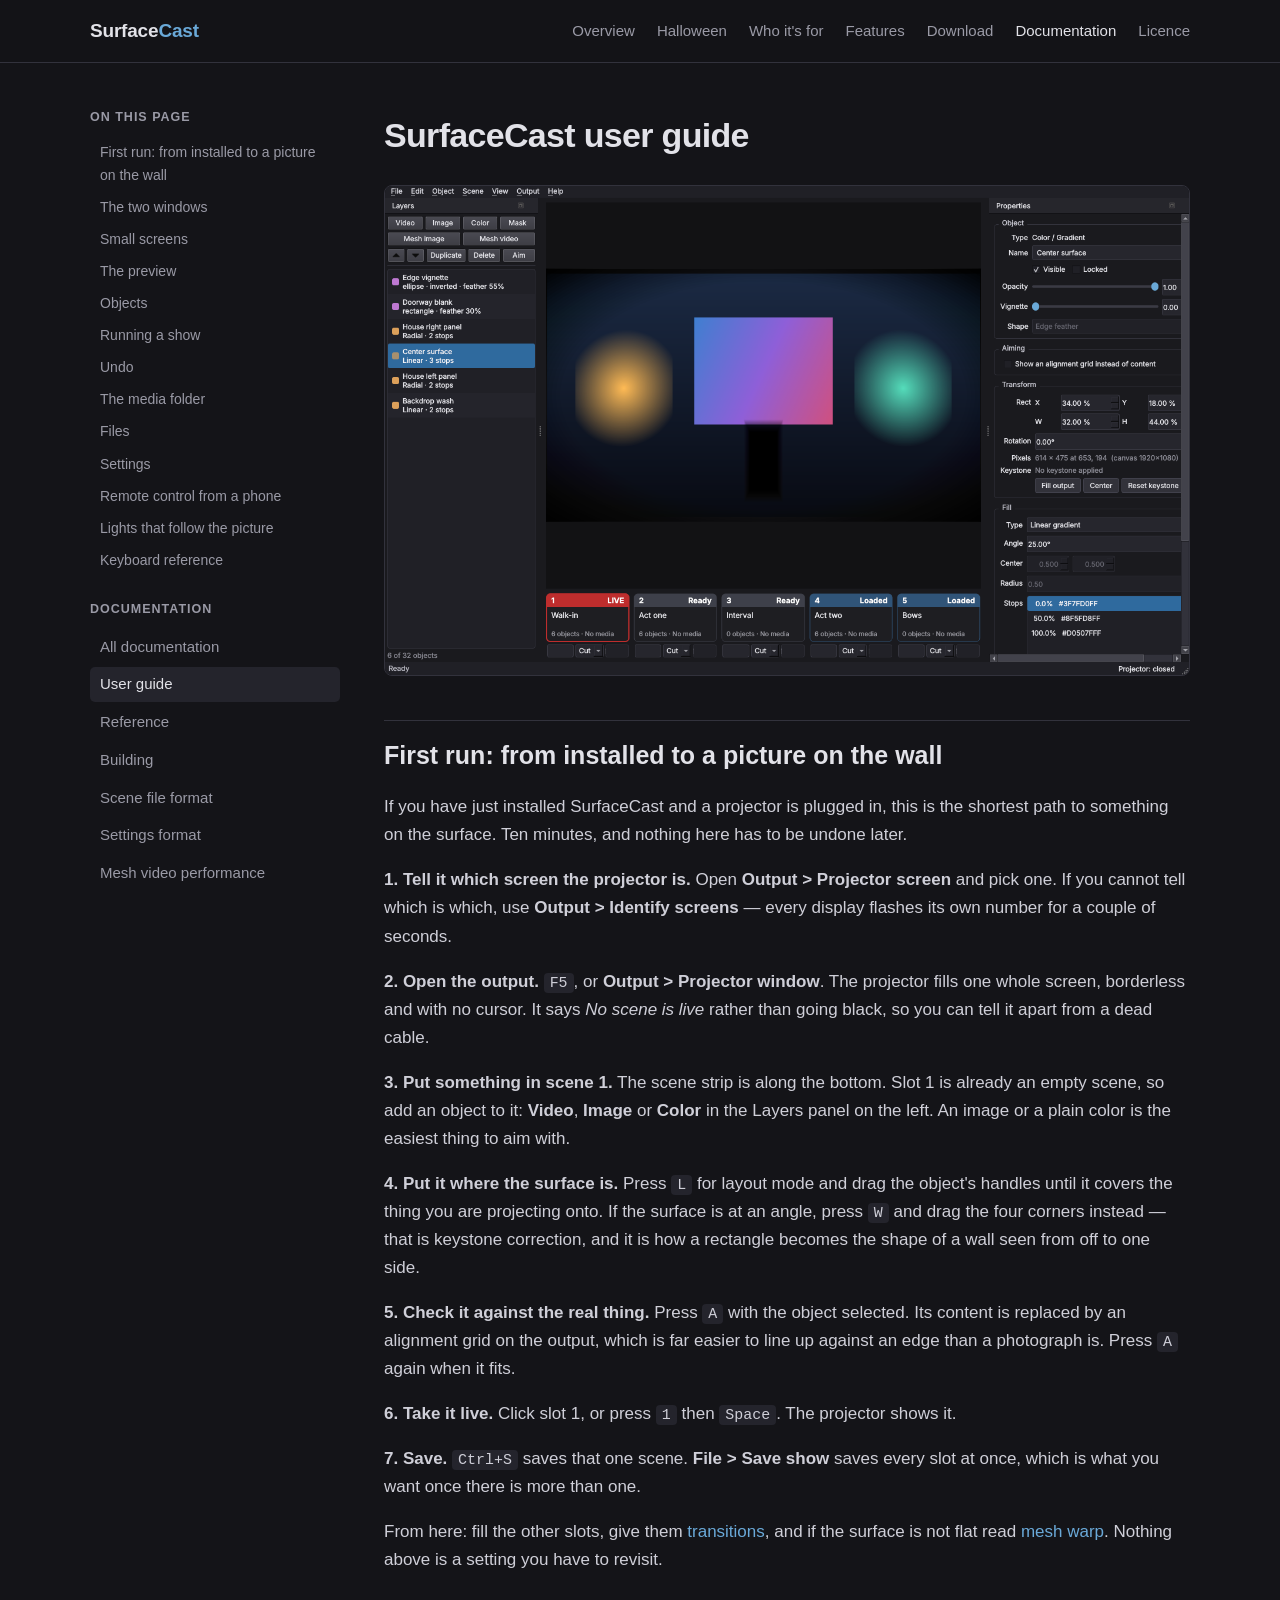
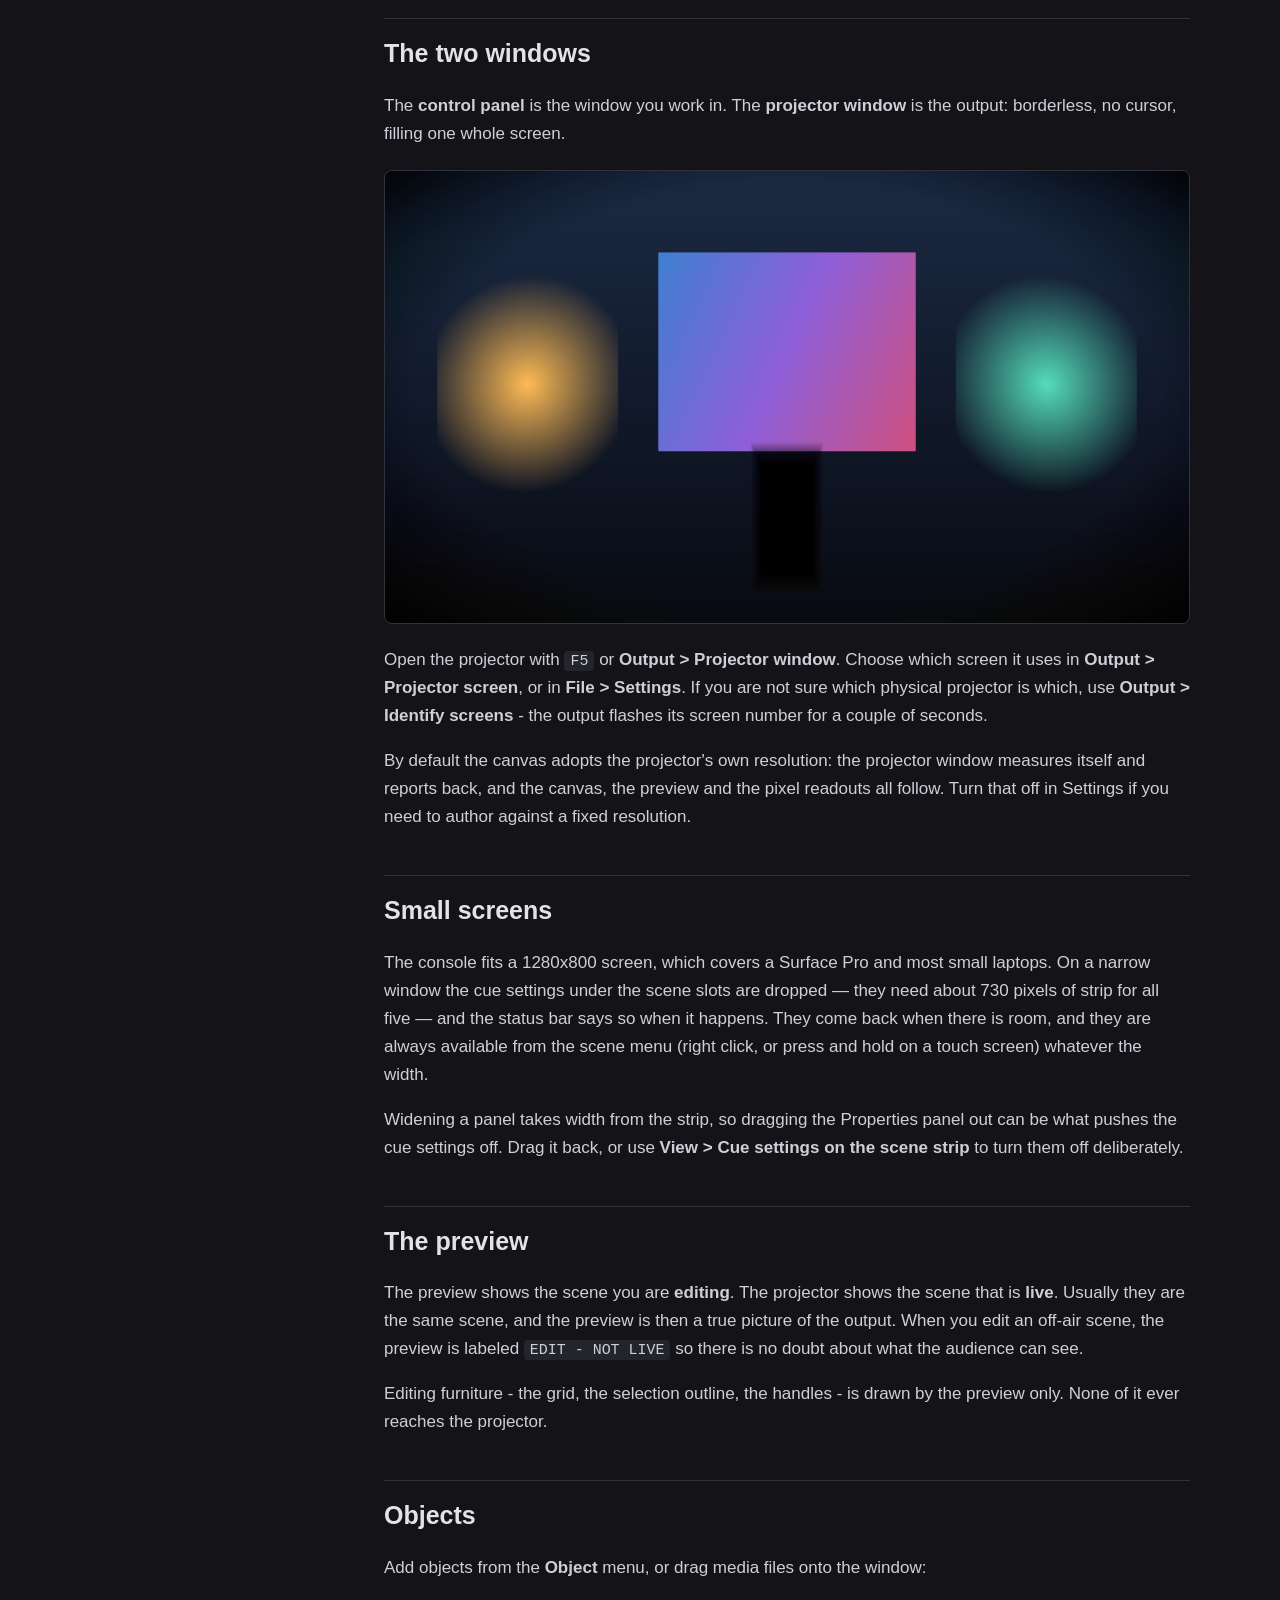
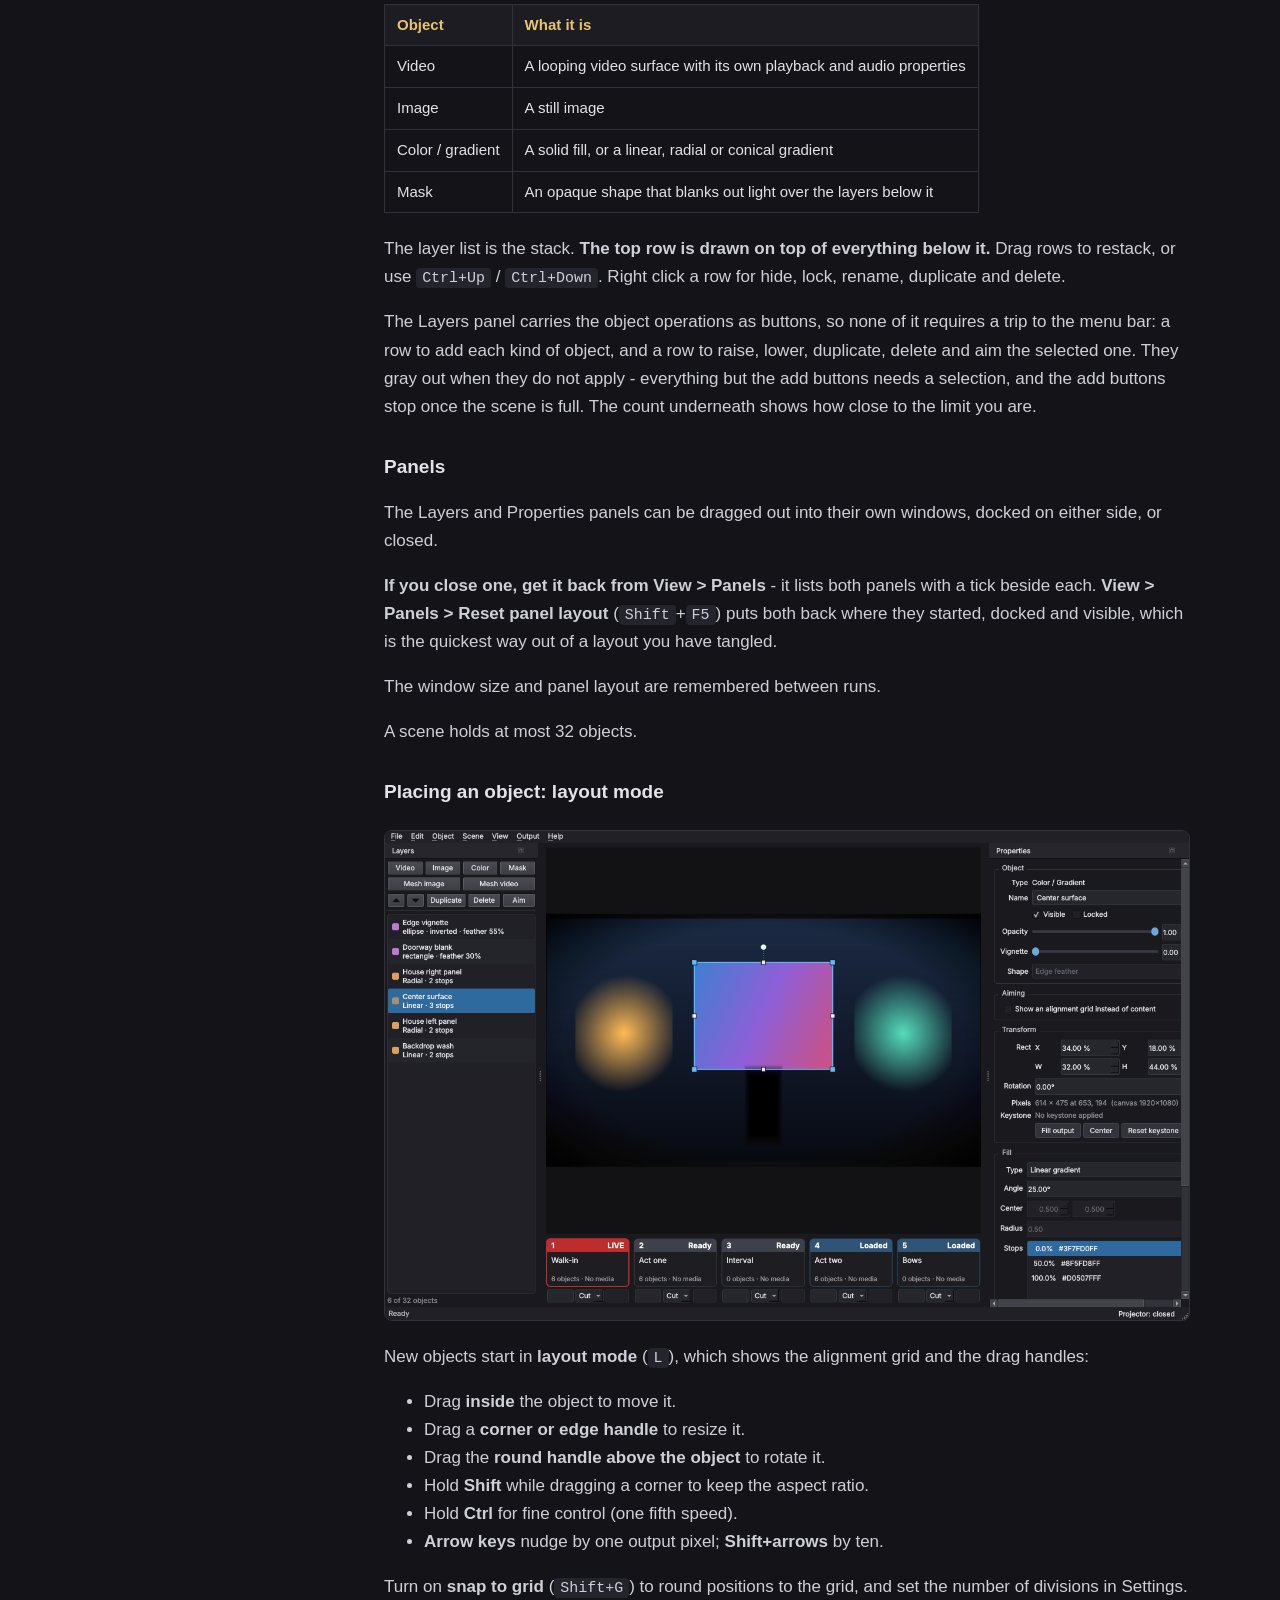
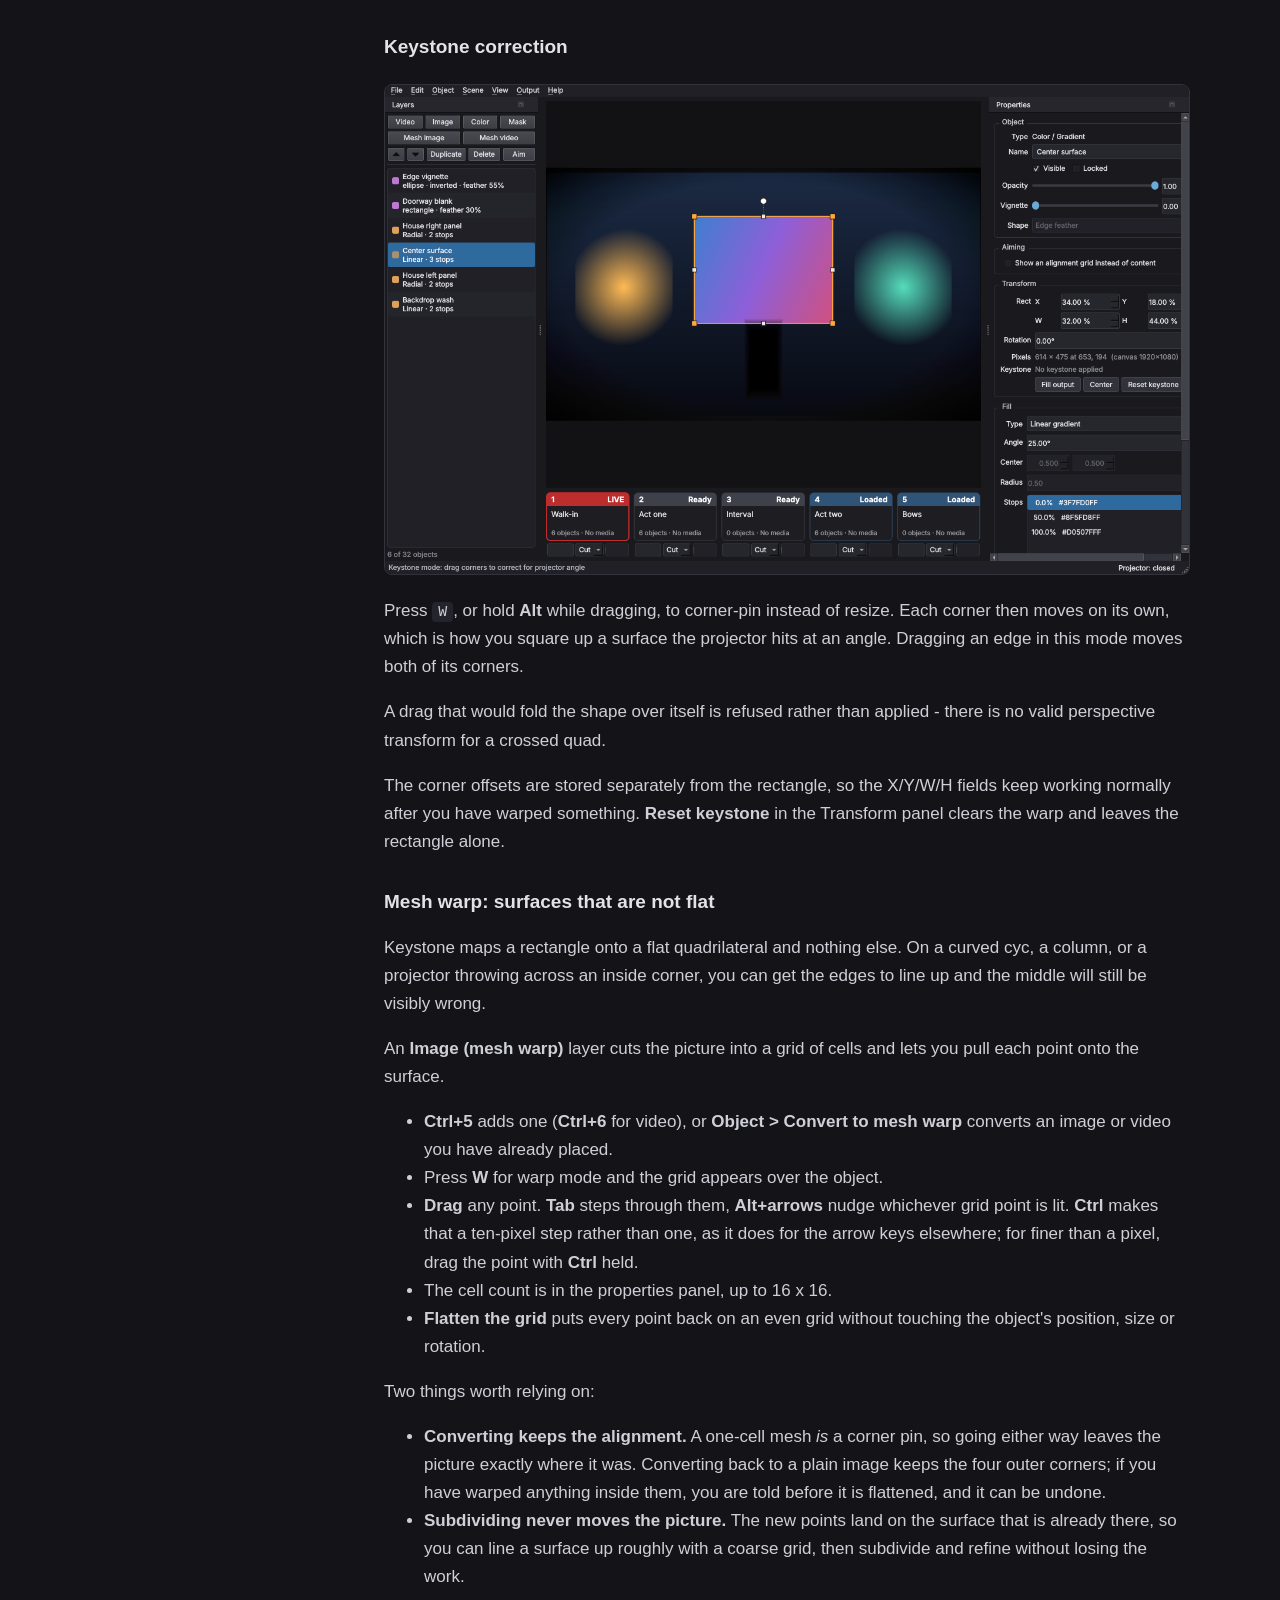
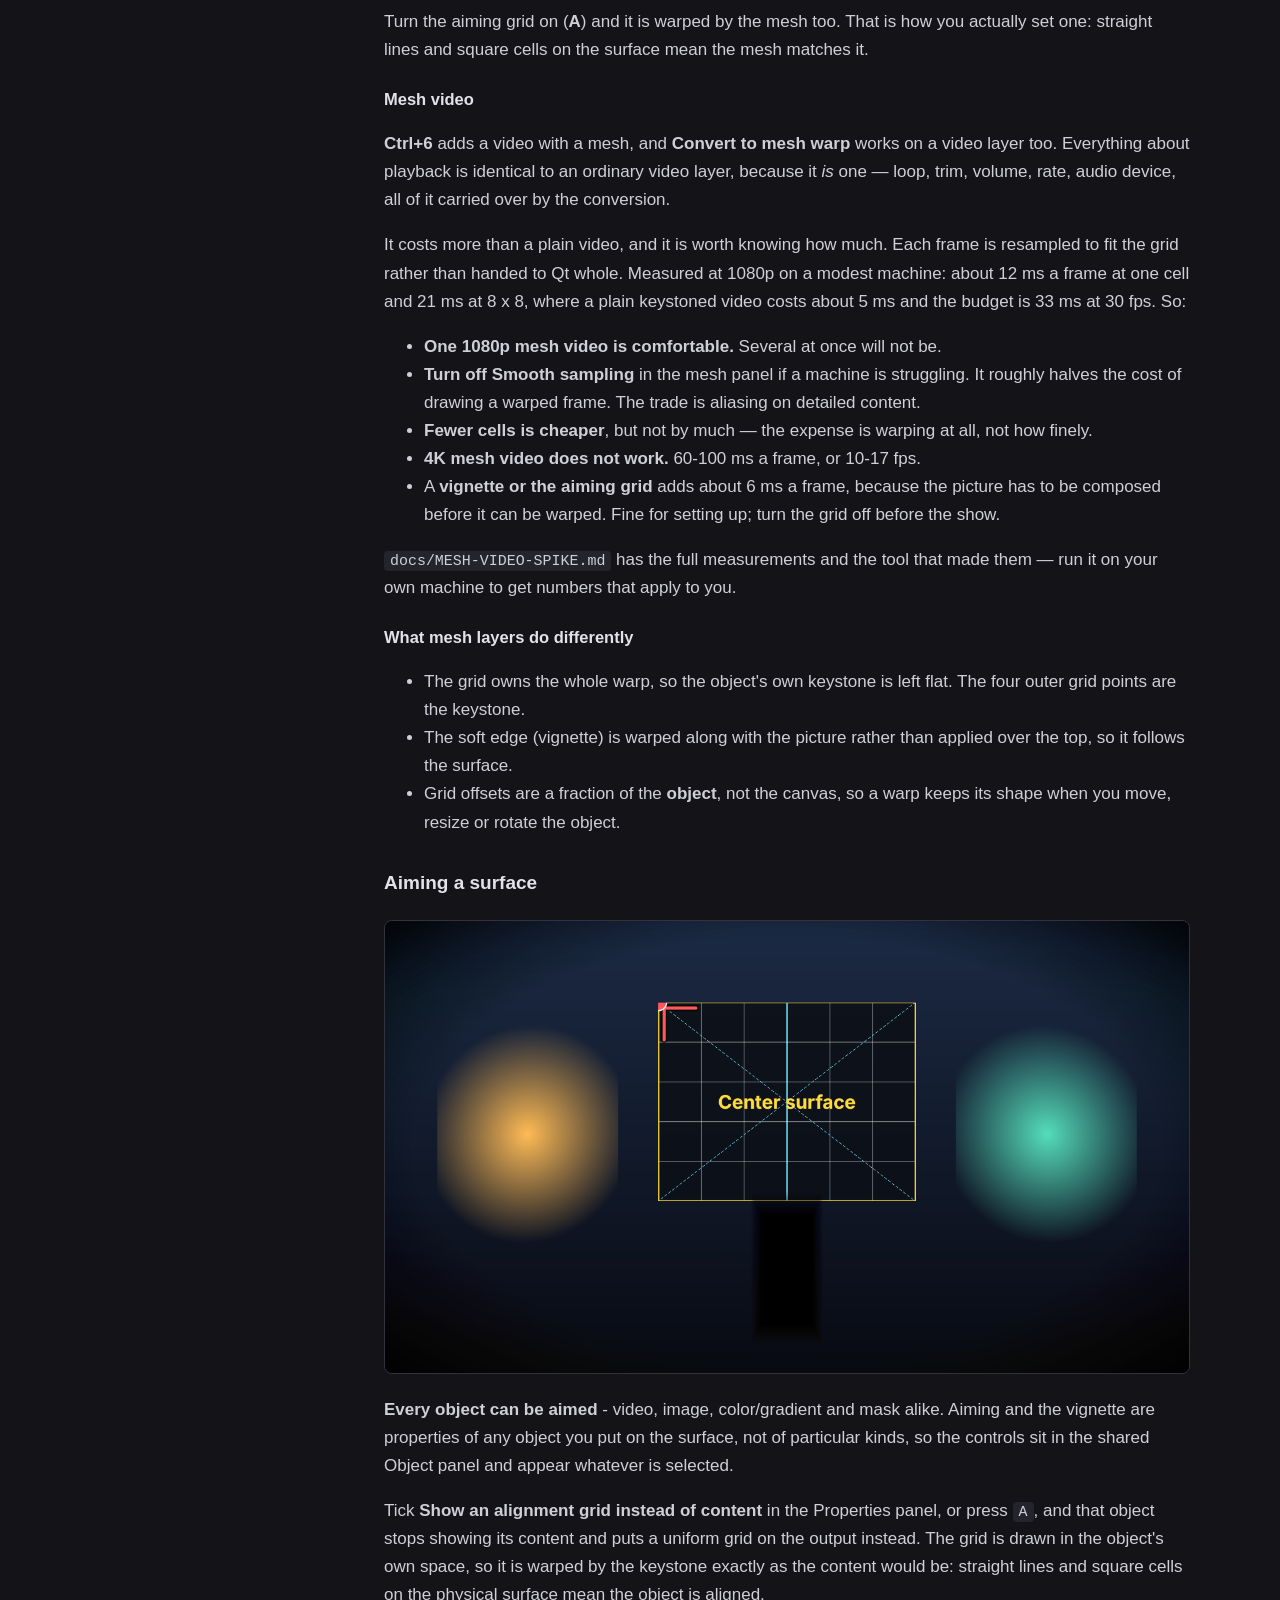
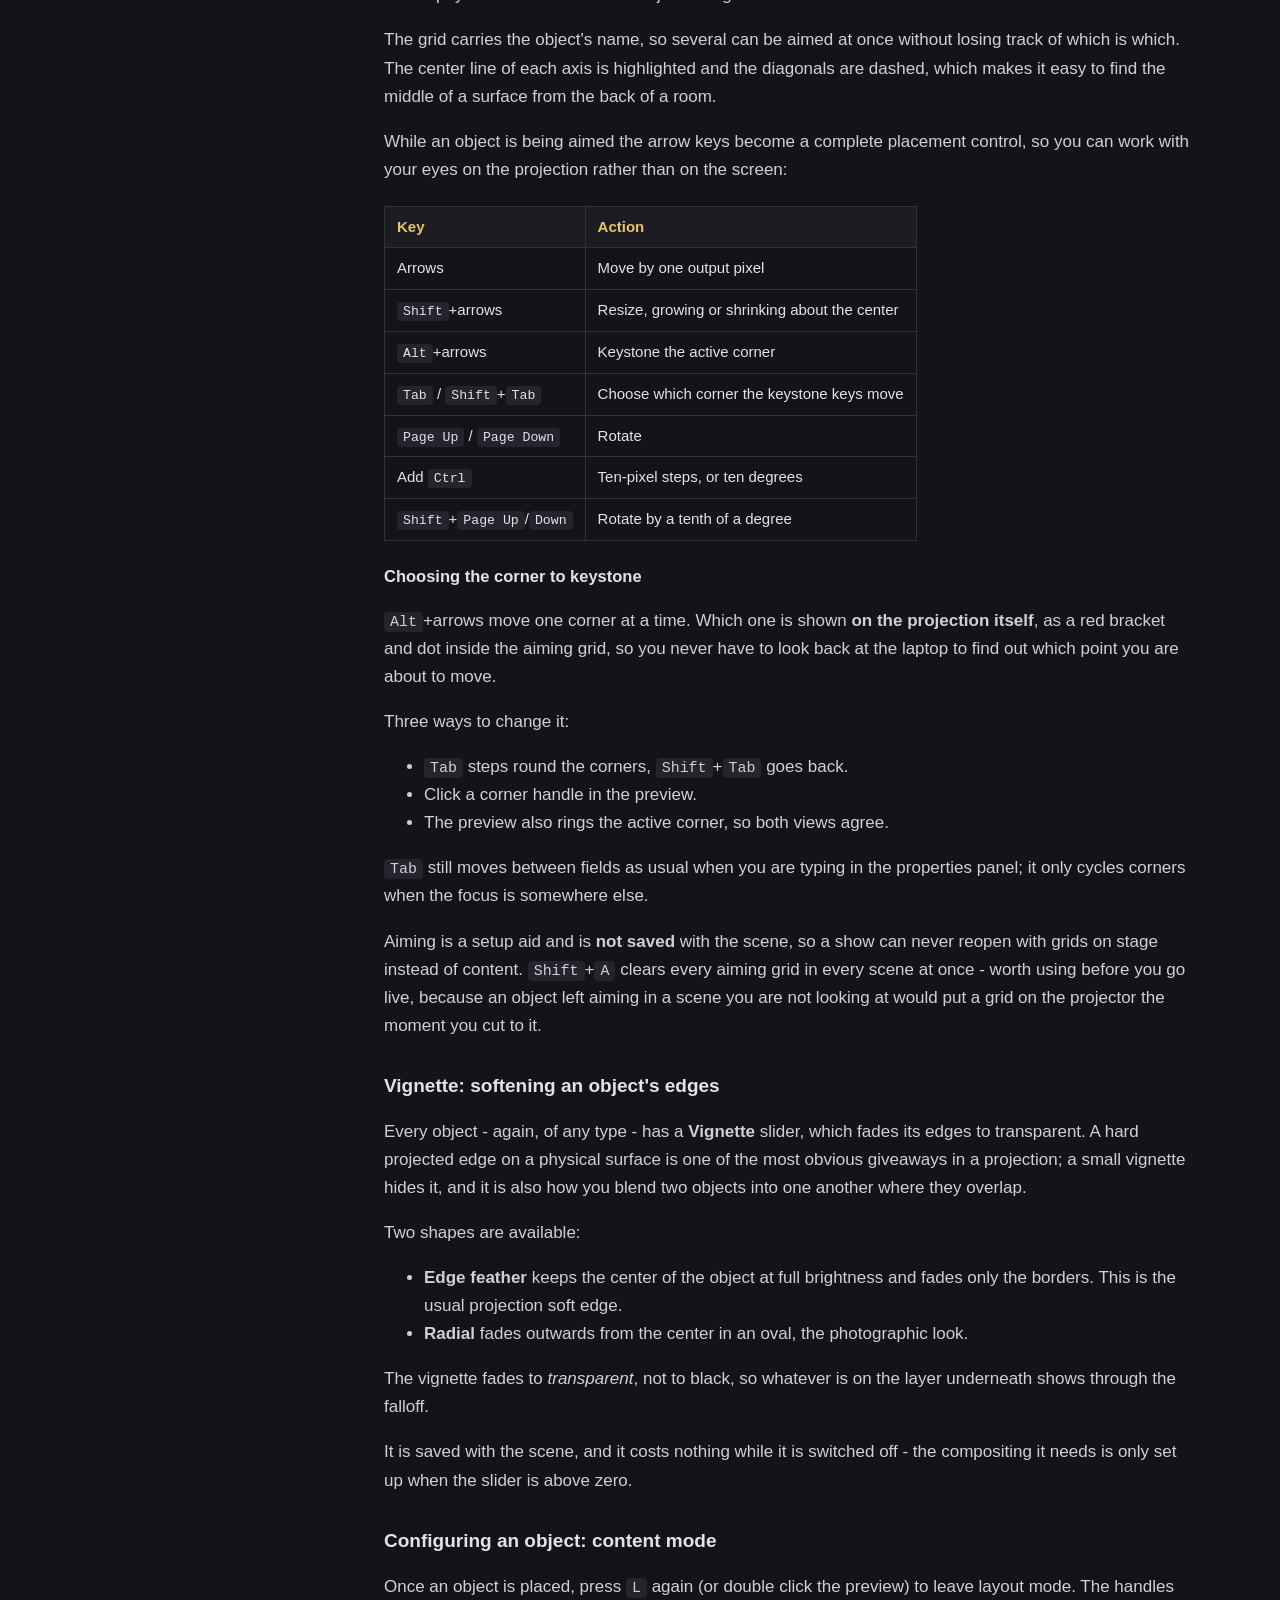
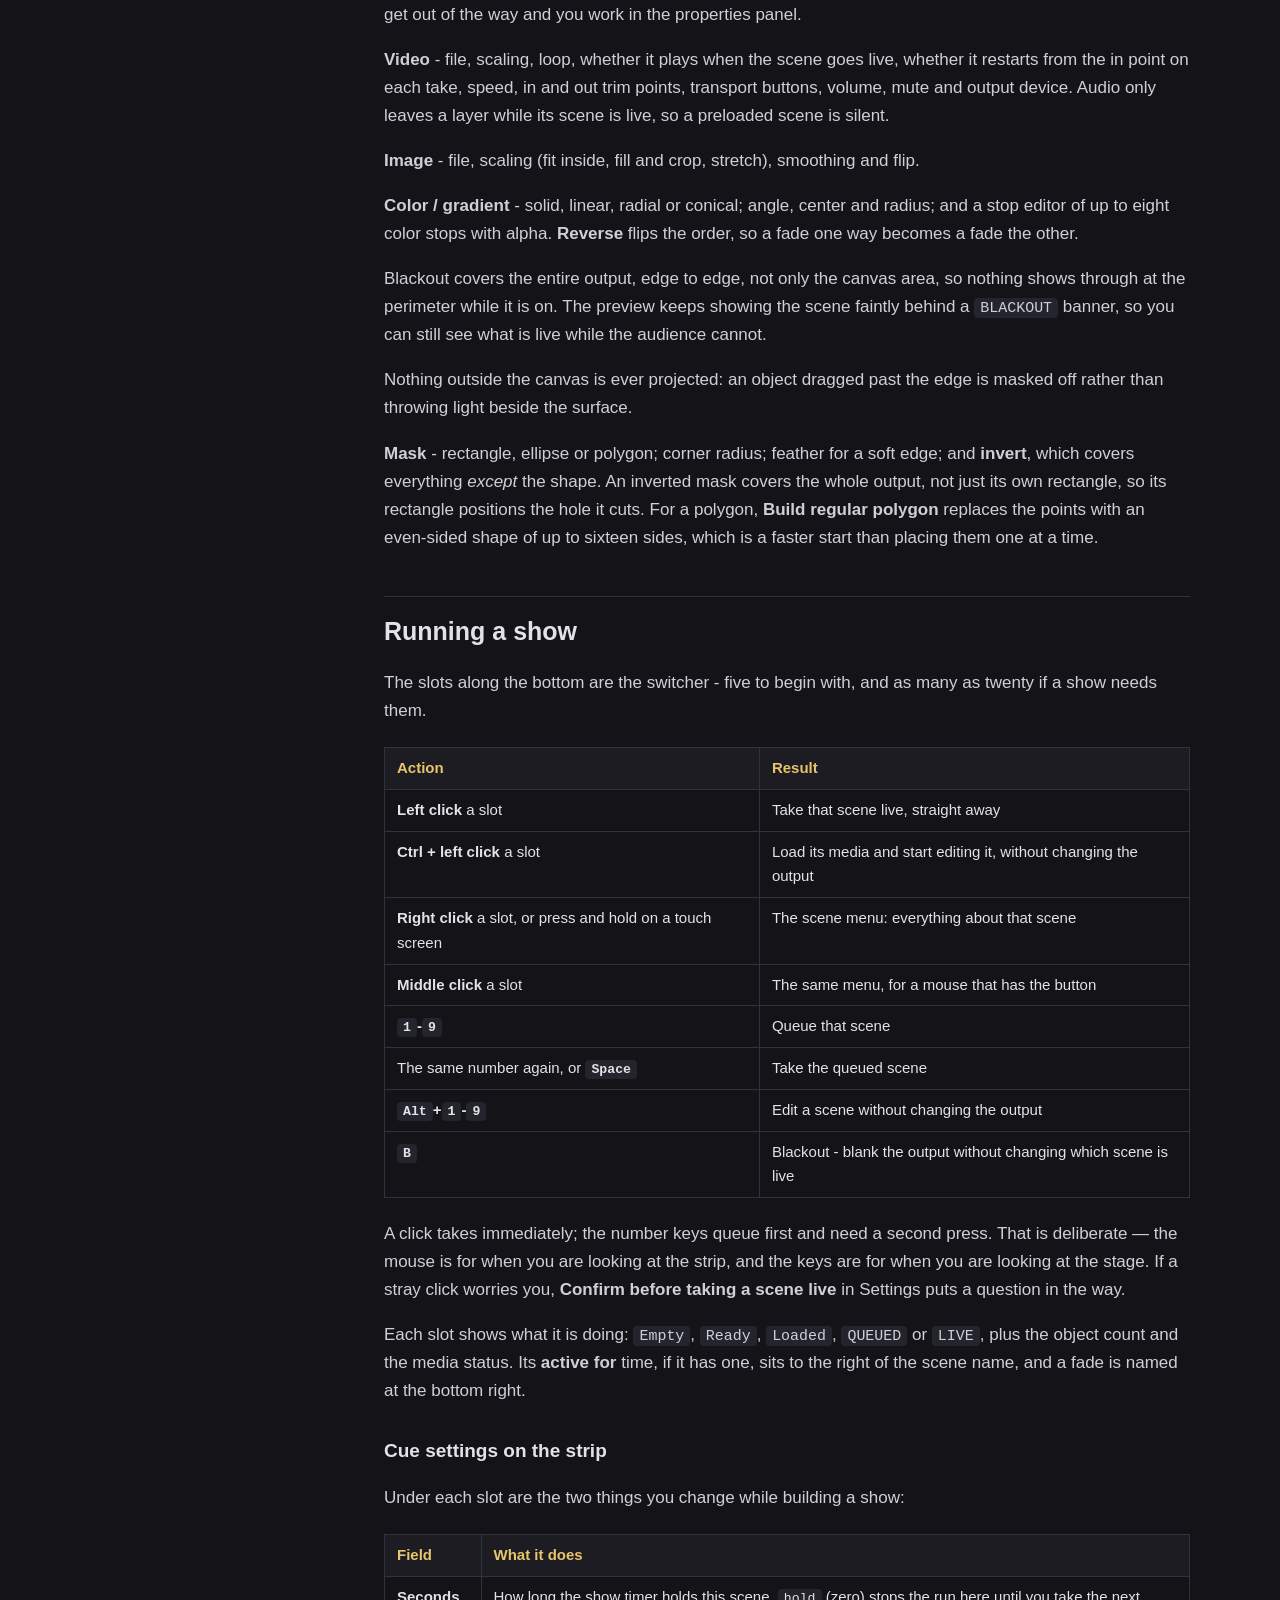
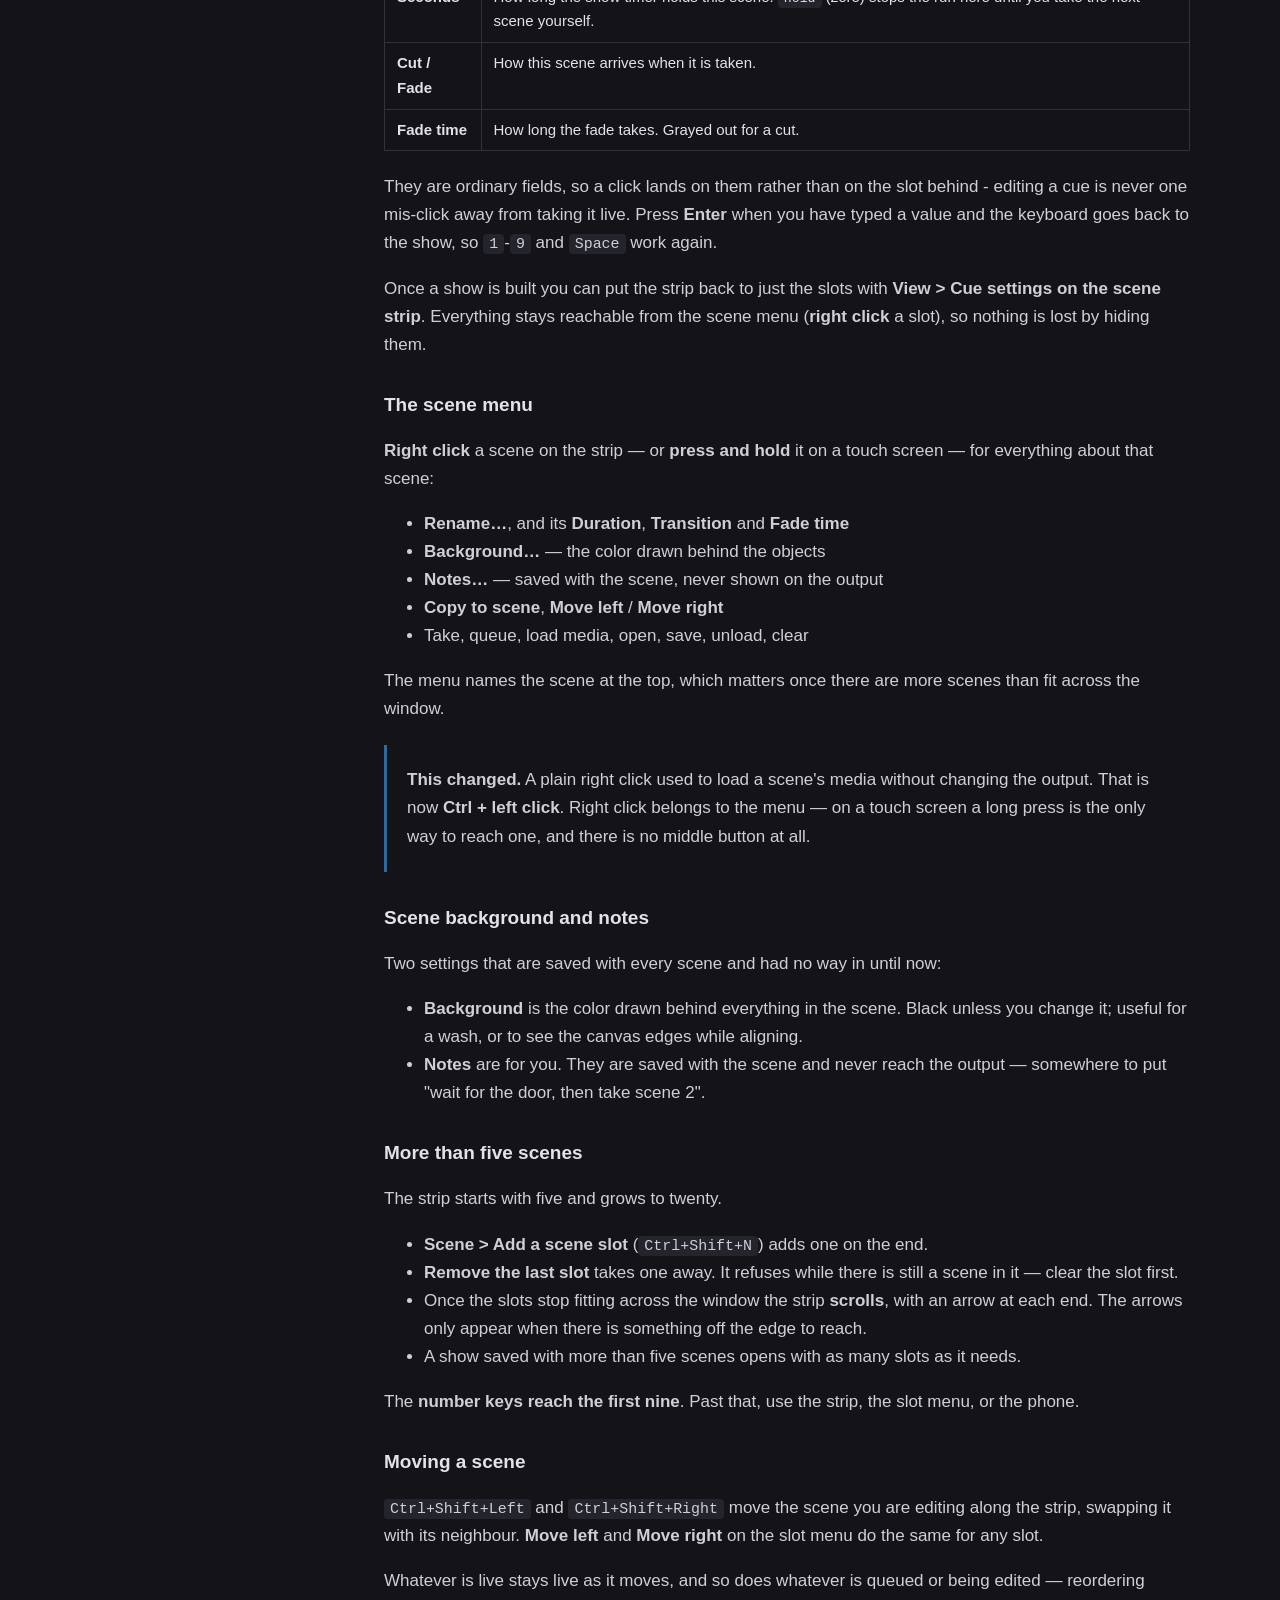
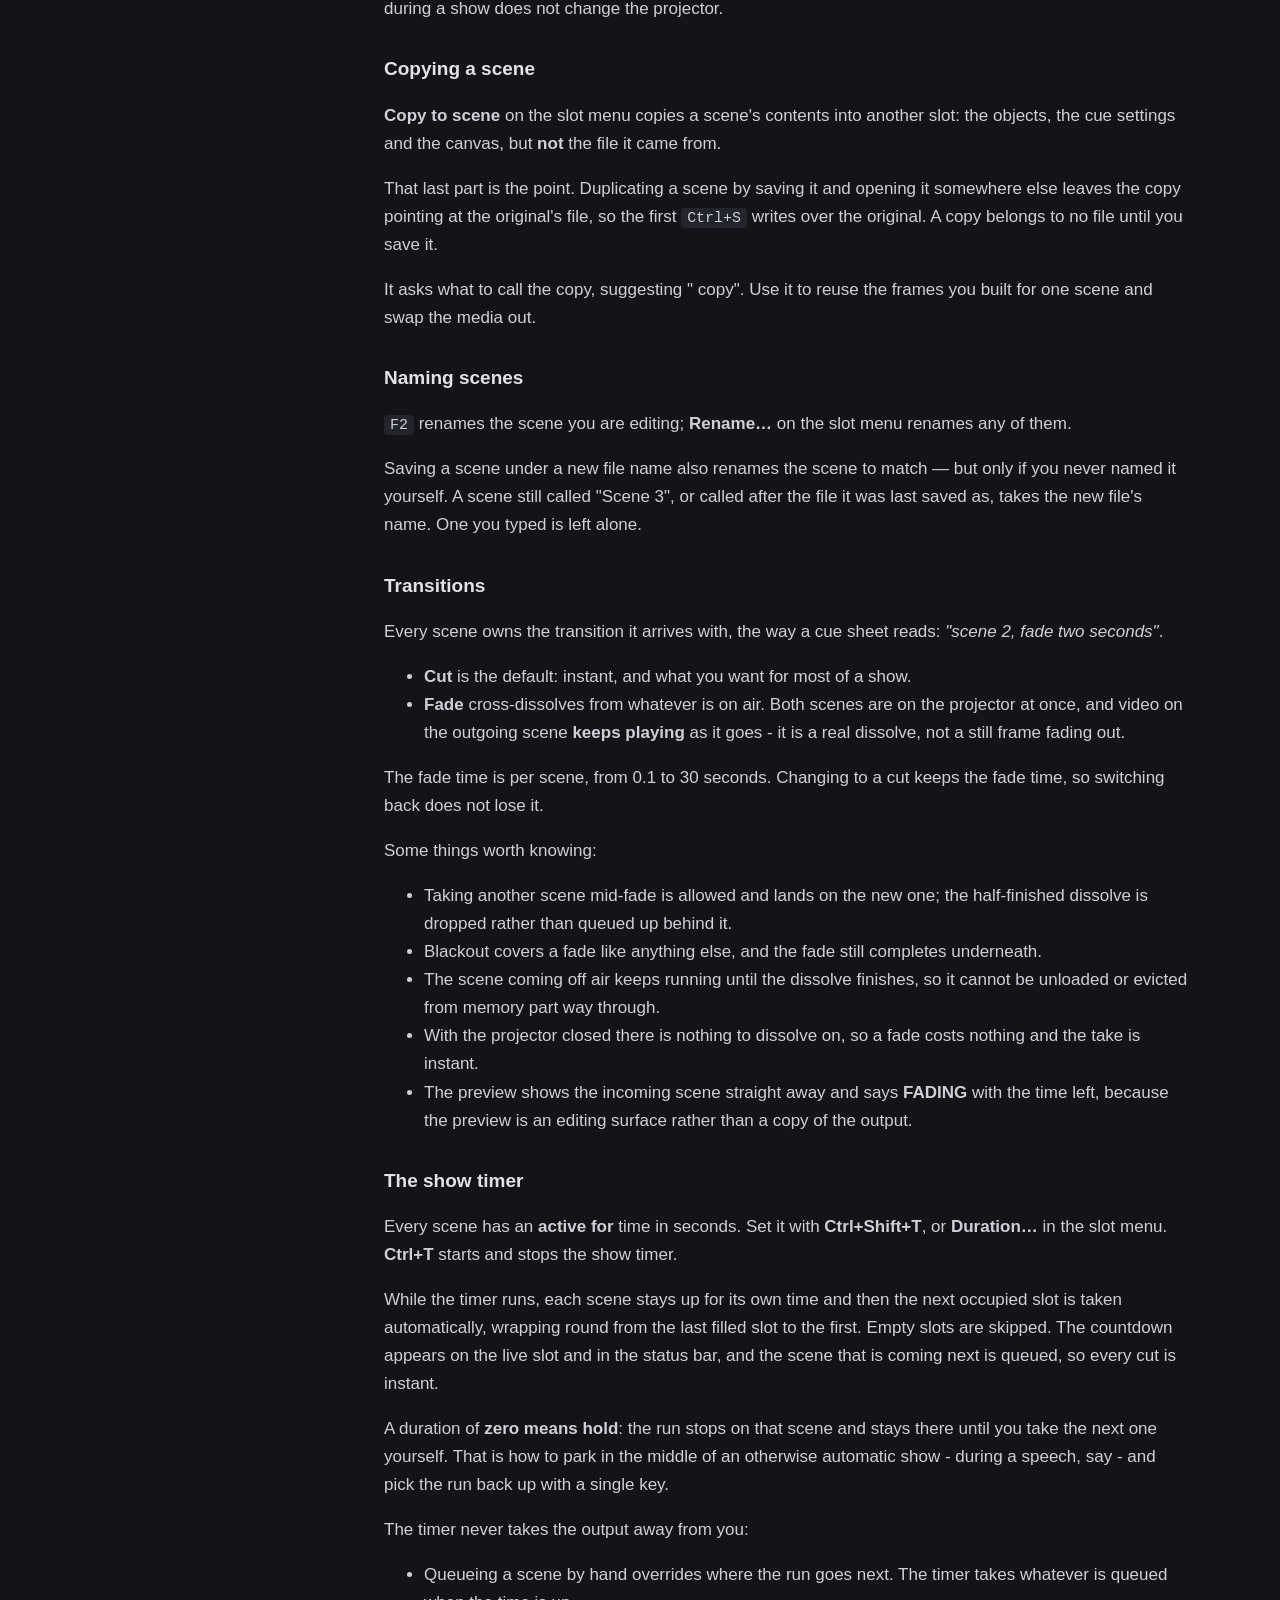
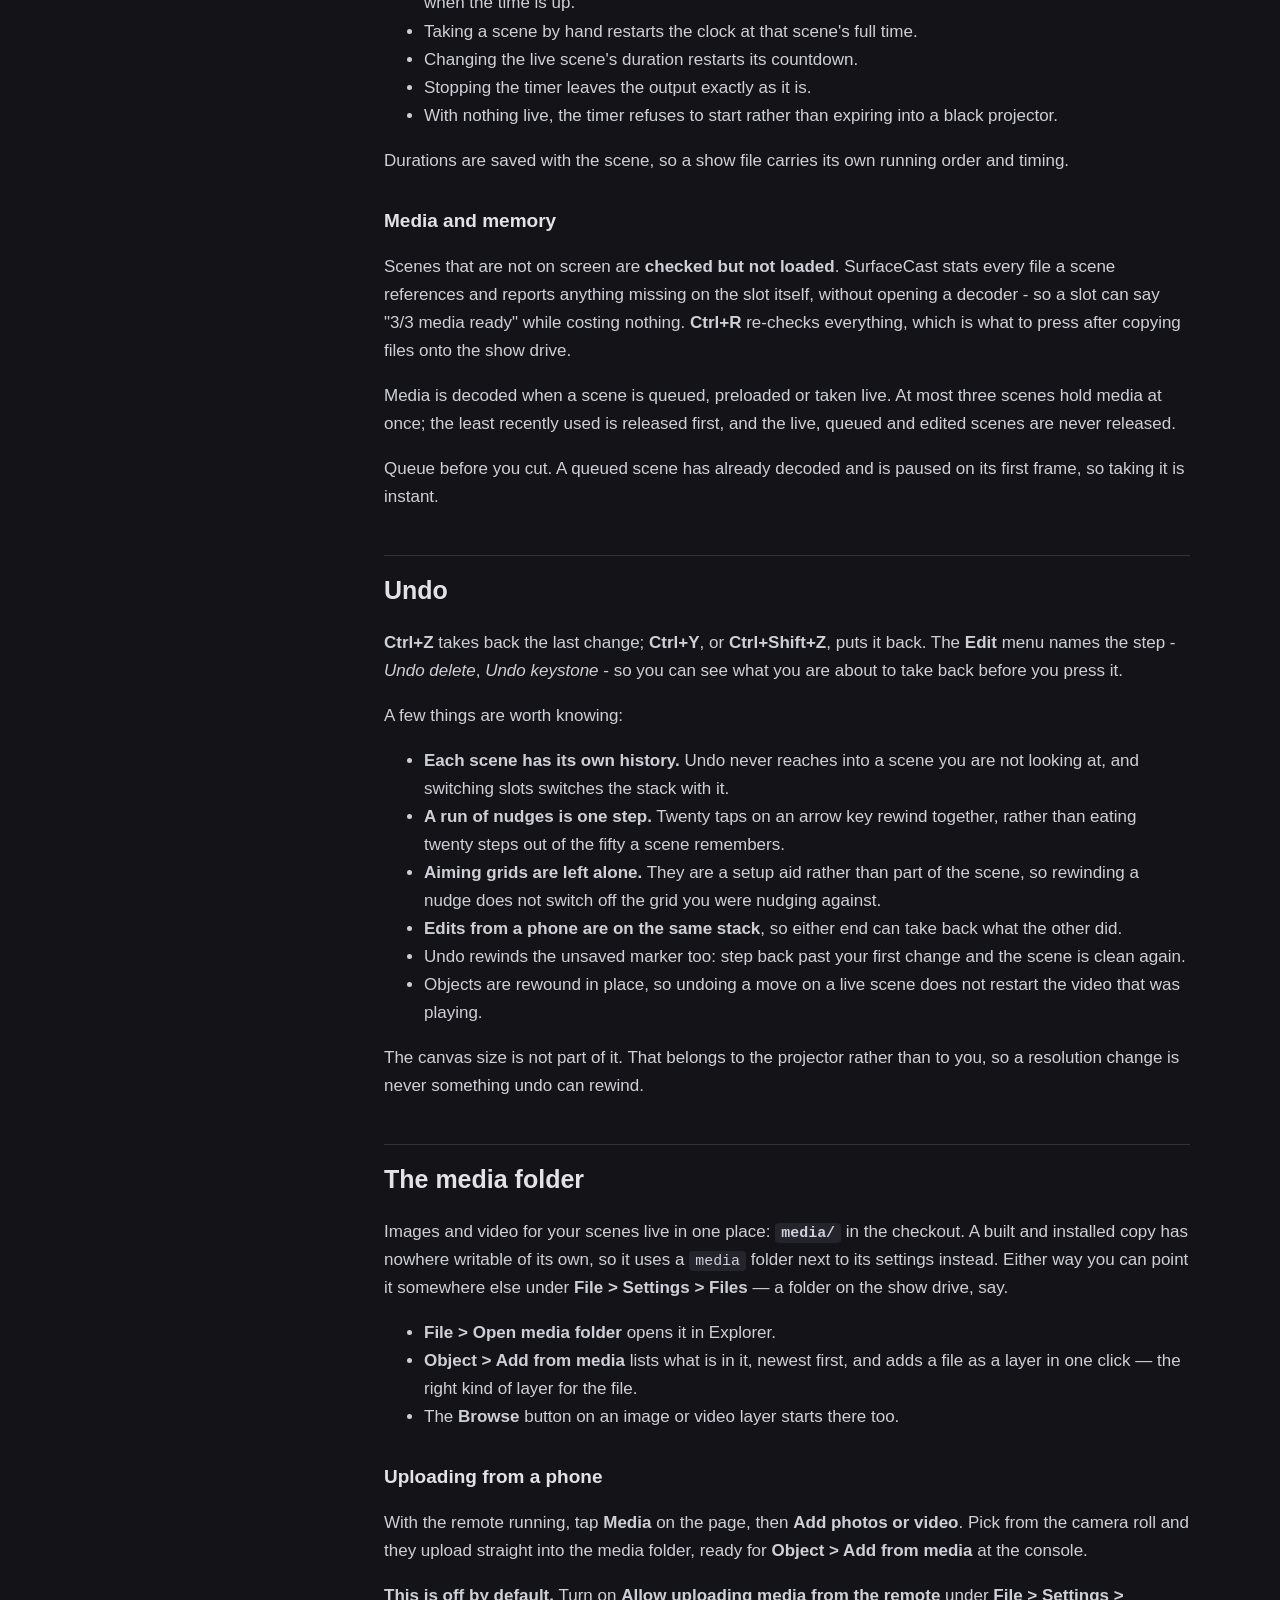
<file: docs/user-guide.html>
<!DOCTYPE html>
<html lang="en">
<head>
<meta charset="utf-8">
<meta name="viewport" content="width=device-width, initial-scale=1">
<title>User guide - SurfaceCast</title>
<meta name="description" content="Running a show, placing and warping objects, the phone remote.">
<meta property="og:title" content="User guide - SurfaceCast">
<meta property="og:description" content="Running a show, placing and warping objects, the phone remote.">
<meta property="og:type" content="website">
<link rel="icon" href="../assets/favicon.svg" type="image/svg+xml">
<link rel="stylesheet" href="../assets/site.css">
</head>
<body>
<header class="site-head">
  <div class="wrap">
    <a class="wordmark" href="../index.html">Surface<span>Cast</span></a>
    <button class="nav-toggle" aria-expanded="false" hidden>Menu</button>
    <nav class="site-nav"><a href="../index.html">Overview</a><a href="../halloween.html">Halloween</a><a href="../who-its-for.html">Who it&#x27;s for</a><a href="../features.html">Features</a><a href="../download.html">Download</a><a href="../docs/index.html" aria-current="page">Documentation</a><a href="../license.html">Licence</a></nav>
  </div>
</header>

<div class="wrap">
  <div class="doc-layout">
    <nav class="doc-nav"><h4>On this page</h4><ul class="doc-toc"><li><a href="#first-run-from-installed-to-a-picture-on-the-wall">First run: from installed to a picture on the wall</a></li><li><a href="#the-two-windows">The two windows</a></li><li><a href="#small-screens">Small screens</a></li><li><a href="#the-preview">The preview</a></li><li><a href="#objects">Objects</a></li><li><a href="#running-a-show">Running a show</a></li><li><a href="#undo">Undo</a></li><li><a href="#the-media-folder">The media folder</a></li><li><a href="#files">Files</a></li><li><a href="#settings">Settings</a></li><li><a href="#remote-control-from-a-phone">Remote control from a phone</a></li><li><a href="#lights-that-follow-the-picture">Lights that follow the picture</a></li><li><a href="#keyboard-reference">Keyboard reference</a></li></ul><h4>Documentation</h4><ul><li><a href="index.html">All documentation</a></li><li><a href="user-guide.html" aria-current="page">User guide</a></li><li><a href="reference.html">Reference</a></li><li><a href="building.html">Building</a></li><li><a href="scene-format.html">Scene file format</a></li><li><a href="settings-format.html">Settings format</a></li><li><a href="mesh-video.html">Mesh video performance</a></li><li><a href="notices.html">Third-party notices</a></li></ul></nav>
    <div class="doc-body">
      <h1 id="surfacecast-user-guide">SurfaceCast user guide</h1>
<p><img alt="The SurfaceCast control panel" src="../assets/images/console.png"></p>
<h2 id="first-run-from-installed-to-a-picture-on-the-wall">First run: from installed to a picture on the wall</h2>
<p>If you have just installed SurfaceCast and a projector is plugged in, this is
the shortest path to something on the surface. Ten minutes, and nothing here
has to be undone later.</p>
<p><strong>1. Tell it which screen the projector is.</strong>
Open <strong>Output &gt; Projector screen</strong> and pick one. If you cannot tell which is
which, use <strong>Output &gt; Identify screens</strong> — every display flashes its own number
for a couple of seconds.</p>
<p><strong>2. Open the output.</strong>
<code>F5</code>, or <strong>Output &gt; Projector window</strong>. The projector fills one whole screen,
borderless and with no cursor. It says <em>No scene is live</em> rather than going
black, so you can tell it apart from a dead cable.</p>
<p><strong>3. Put something in scene 1.</strong>
The scene strip is along the bottom. Slot 1 is already an empty scene, so add
an object to it: <strong>Video</strong>, <strong>Image</strong> or <strong>Color</strong> in the Layers panel on the
left. An image or a plain color is the easiest thing to aim with.</p>
<p><strong>4. Put it where the surface is.</strong>
Press <code>L</code> for layout mode and drag the object's handles until it covers the
thing you are projecting onto. If the surface is at an angle, press <code>W</code> and
drag the four corners instead — that is keystone correction, and it is how a
rectangle becomes the shape of a wall seen from off to one side.</p>
<p><strong>5. Check it against the real thing.</strong>
Press <code>A</code> with the object selected. Its content is replaced by an alignment
grid on the output, which is far easier to line up against an edge than a
photograph is. Press <code>A</code> again when it fits.</p>
<p><strong>6. Take it live.</strong>
Click slot 1, or press <code>1</code> then <code>Space</code>. The projector shows it.</p>
<p><strong>7. Save.</strong>
<code>Ctrl+S</code> saves that one scene. <strong>File &gt; Save show</strong> saves every slot at once,
which is what you want once there is more than one.</p>
<p>From here: fill the other slots, give them <a href="#transitions">transitions</a>, and if
the surface is not flat read <a href="#mesh-warp-surfaces-that-are-not-flat">mesh warp</a>.
Nothing above is a setting you have to revisit.</p>
<h2 id="the-two-windows">The two windows</h2>
<p>The <strong>control panel</strong> is the window you work in. The <strong>projector window</strong> is the
output: borderless, no cursor, filling one whole screen.</p>
<p><img alt="The projector output: no title bar, no cursor, no taskbar" src="../assets/images/projector.png"></p>
<p>Open the projector with <code>F5</code> or <strong>Output &gt; Projector window</strong>. Choose which
screen it uses in <strong>Output &gt; Projector screen</strong>, or in <strong>File &gt; Settings</strong>. If
you are not sure which physical projector is which, use <strong>Output &gt; Identify
screens</strong> - the output flashes its screen number for a couple of seconds.</p>
<p>By default the canvas adopts the projector's own resolution: the projector
window measures itself and reports back, and the canvas, the preview and the
pixel readouts all follow. Turn that off in Settings if you need to author
against a fixed resolution.</p>
<h2 id="small-screens">Small screens</h2>
<p>The console fits a 1280x800 screen, which covers a Surface Pro and most small
laptops. On a narrow window the cue settings under the scene slots are dropped
— they need about 730 pixels of strip for all five — and the status bar says
so when it happens. They come back when there is room, and they are always
available from the scene menu (right click, or press and hold on a touch
screen) whatever
the width.</p>
<p>Widening a panel takes width from the strip, so dragging the Properties panel
out can be what pushes the cue settings off. Drag it back, or use
<strong>View &gt; Cue settings on the scene strip</strong> to turn them off deliberately.</p>
<h2 id="the-preview">The preview</h2>
<p>The preview shows the scene you are <strong>editing</strong>. The projector shows the scene
that is <strong>live</strong>. Usually they are the same scene, and the preview is then a
true picture of the output. When you edit an off-air scene, the preview is
labeled <code>EDIT - NOT LIVE</code> so there is no doubt about what the audience can see.</p>
<p>Editing furniture - the grid, the selection outline, the handles - is drawn by
the preview only. None of it ever reaches the projector.</p>
<h2 id="objects">Objects</h2>
<p>Add objects from the <strong>Object</strong> menu, or drag media files onto the window:</p>
<table>
<thead>
<tr>
<th>Object</th>
<th>What it is</th>
</tr>
</thead>
<tbody>
<tr>
<td>Video</td>
<td>A looping video surface with its own playback and audio properties</td>
</tr>
<tr>
<td>Image</td>
<td>A still image</td>
</tr>
<tr>
<td>Color / gradient</td>
<td>A solid fill, or a linear, radial or conical gradient</td>
</tr>
<tr>
<td>Mask</td>
<td>An opaque shape that blanks out light over the layers below it</td>
</tr>
</tbody>
</table>
<p>The layer list is the stack. <strong>The top row is drawn on top of everything below
it.</strong> Drag rows to restack, or use <code>Ctrl+Up</code> / <code>Ctrl+Down</code>. Right click a row
for hide, lock, rename, duplicate and delete.</p>
<p>The Layers panel carries the object operations as buttons, so none of it
requires a trip to the menu bar: a row to add each kind of object, and a row to
raise, lower, duplicate, delete and aim the selected one. They gray out when
they do not apply - everything but the add buttons needs a selection, and the
add buttons stop once the scene is full. The count underneath shows how close
to the limit you are.</p>
<h3 id="panels">Panels</h3>
<p>The Layers and Properties panels can be dragged out into their own windows,
docked on either side, or closed.</p>
<p><strong>If you close one, get it back from View &gt; Panels</strong> - it lists both panels
with a tick beside each. <strong>View &gt; Panels &gt; Reset panel layout</strong> (<code>Shift</code>+<code>F5</code>)
puts both back where they started, docked and visible, which is the quickest
way out of a layout you have tangled.</p>
<p>The window size and panel layout are remembered between runs.</p>
<p>A scene holds at most 32 objects.</p>
<h3 id="placing-an-object-layout-mode">Placing an object: layout mode</h3>
<p><img alt="Layout mode: drag handles, the alignment grid and the placement fields" src="../assets/images/console-layout.png"></p>
<p>New objects start in <strong>layout mode</strong> (<code>L</code>), which shows the alignment grid and
the drag handles:</p>
<ul>
<li>Drag <strong>inside</strong> the object to move it.</li>
<li>Drag a <strong>corner or edge handle</strong> to resize it.</li>
<li>Drag the <strong>round handle above the object</strong> to rotate it.</li>
<li>Hold <strong>Shift</strong> while dragging a corner to keep the aspect ratio.</li>
<li>Hold <strong>Ctrl</strong> for fine control (one fifth speed).</li>
<li><strong>Arrow keys</strong> nudge by one output pixel; <strong>Shift+arrows</strong> by ten.</li>
</ul>
<p>Turn on <strong>snap to grid</strong> (<code>Shift+G</code>) to round positions to the grid, and set the
number of divisions in Settings.</p>
<h3 id="keystone-correction">Keystone correction</h3>
<p><img alt="Keystone mode: the four corners dragged independently" src="../assets/images/console-keystone.png"></p>
<p>Press <code>W</code>, or hold <strong>Alt</strong> while dragging, to corner-pin instead of resize. Each
corner then moves on its own, which is how you square up a surface the projector
hits at an angle. Dragging an edge in this mode moves both of its corners.</p>
<p>A drag that would fold the shape over itself is refused rather than applied -
there is no valid perspective transform for a crossed quad.</p>
<p>The corner offsets are stored separately from the rectangle, so the X/Y/W/H
fields keep working normally after you have warped something. <strong>Reset keystone</strong>
in the Transform panel clears the warp and leaves the rectangle alone.</p>
<h3 id="mesh-warp-surfaces-that-are-not-flat">Mesh warp: surfaces that are not flat</h3>
<p>Keystone maps a rectangle onto a flat quadrilateral and nothing else. On a
curved cyc, a column, or a projector throwing across an inside corner, you can
get the edges to line up and the middle will still be visibly wrong.</p>
<p>An <strong>Image (mesh warp)</strong> layer cuts the picture into a grid of cells and lets
you pull each point onto the surface.</p>
<ul>
<li><strong>Ctrl+5</strong> adds one (<strong>Ctrl+6</strong> for video), or <strong>Object &gt; Convert to mesh
  warp</strong> converts an image or video you have already placed.</li>
<li>Press <strong>W</strong> for warp mode and the grid appears over the object.</li>
<li><strong>Drag</strong> any point. <strong>Tab</strong> steps through them, <strong>Alt+arrows</strong> nudge whichever
  grid point is lit. <strong>Ctrl</strong> makes that a ten-pixel step rather than one,
  as it does for the arrow keys elsewhere; for finer than a pixel, drag the
  point with <strong>Ctrl</strong> held.</li>
<li>The cell count is in the properties panel, up to 16 x 16.</li>
<li><strong>Flatten the grid</strong> puts every point back on an even grid without touching
  the object's position, size or rotation.</li>
</ul>
<p>Two things worth relying on:</p>
<ul>
<li><strong>Converting keeps the alignment.</strong> A one-cell mesh <em>is</em> a corner pin, so
  going either way leaves the picture exactly where it was. Converting back to
  a plain image keeps the four outer corners; if you have warped anything
  inside them, you are told before it is flattened, and it can be undone.</li>
<li><strong>Subdividing never moves the picture.</strong> The new points land on the surface
  that is already there, so you can line a surface up roughly with a coarse
  grid, then subdivide and refine without losing the work.</li>
</ul>
<p>Turn the aiming grid on (<strong>A</strong>) and it is warped by the mesh too. That is how
you actually set one: straight lines and square cells on the surface mean the
mesh matches it.</p>
<h4 id="mesh-video">Mesh video</h4>
<p><strong>Ctrl+6</strong> adds a video with a mesh, and <strong>Convert to mesh warp</strong> works on a
video layer too. Everything about playback is identical to an ordinary video
layer, because it <em>is</em> one — loop, trim, volume, rate, audio device, all of it
carried over by the conversion.</p>
<p>It costs more than a plain video, and it is worth knowing how much. Each frame
is resampled to fit the grid rather than handed to Qt whole. Measured at 1080p
on a modest machine: about 12 ms a frame at one cell and 21 ms at 8 x 8, where
a plain keystoned video costs about 5 ms and the budget is 33 ms at 30 fps.
So:</p>
<ul>
<li><strong>One 1080p mesh video is comfortable.</strong> Several at once will not be.</li>
<li><strong>Turn off Smooth sampling</strong> in the mesh panel if a machine is struggling. It
  roughly halves the cost of drawing a warped frame. The trade is aliasing on
  detailed content.</li>
<li><strong>Fewer cells is cheaper</strong>, but not by much — the expense is warping at all,
  not how finely.</li>
<li><strong>4K mesh video does not work.</strong> 60-100 ms a frame, or 10-17 fps.</li>
<li>A <strong>vignette or the aiming grid</strong> adds about 6 ms a frame, because the
  picture has to be composed before it can be warped. Fine for setting up; turn
  the grid off before the show.</li>
</ul>
<p><code>docs/MESH-VIDEO-SPIKE.md</code> has the full measurements and the tool that made
them — run it on your own machine to get numbers that apply to you.</p>
<h4 id="what-mesh-layers-do-differently">What mesh layers do differently</h4>
<ul>
<li>The grid owns the whole warp, so the object's own keystone is left flat. The
  four outer grid points are the keystone.</li>
<li>The soft edge (vignette) is warped along with the picture rather than applied
  over the top, so it follows the surface.</li>
<li>Grid offsets are a fraction of the <strong>object</strong>, not the canvas, so a warp keeps
  its shape when you move, resize or rotate the object.</li>
</ul>
<h3 id="aiming-a-surface">Aiming a surface</h3>
<p><img alt="An alignment grid projected onto one surface, over the real scene" src="../assets/images/projector-aiming.png"></p>
<p><strong>Every object can be aimed</strong> - video, image, color/gradient and mask alike.
Aiming and the vignette are properties of any object you put on the surface,
not of particular kinds, so the controls sit in the shared Object panel and
appear whatever is selected.</p>
<p>Tick <strong>Show an alignment grid instead of content</strong> in the Properties panel, or
press <code>A</code>, and that object stops showing its content and puts a uniform grid on
the output instead. The grid is drawn in the object's own space, so it is
warped by the keystone exactly as the content would be: straight lines and
square cells on the physical surface mean the object is aligned.</p>
<p>The grid carries the object's name, so several can be aimed at once without
losing track of which is which. The center line of each axis is highlighted and
the diagonals are dashed, which makes it easy to find the middle of a surface
from the back of a room.</p>
<p>While an object is being aimed the arrow keys become a complete placement
control, so you can work with your eyes on the projection rather than on the
screen:</p>
<table>
<thead>
<tr>
<th>Key</th>
<th>Action</th>
</tr>
</thead>
<tbody>
<tr>
<td>Arrows</td>
<td>Move by one output pixel</td>
</tr>
<tr>
<td><code>Shift</code>+arrows</td>
<td>Resize, growing or shrinking about the center</td>
</tr>
<tr>
<td><code>Alt</code>+arrows</td>
<td>Keystone the active corner</td>
</tr>
<tr>
<td><code>Tab</code> / <code>Shift</code>+<code>Tab</code></td>
<td>Choose which corner the keystone keys move</td>
</tr>
<tr>
<td><code>Page Up</code> / <code>Page Down</code></td>
<td>Rotate</td>
</tr>
<tr>
<td>Add <code>Ctrl</code></td>
<td>Ten-pixel steps, or ten degrees</td>
</tr>
<tr>
<td><code>Shift</code>+<code>Page Up</code>/<code>Down</code></td>
<td>Rotate by a tenth of a degree</td>
</tr>
</tbody>
</table>
<h4 id="choosing-the-corner-to-keystone">Choosing the corner to keystone</h4>
<p><code>Alt</code>+arrows move one corner at a time. Which one is shown <strong>on the projection
itself</strong>, as a red bracket and dot inside the aiming grid, so you never have to
look back at the laptop to find out which point you are about to move.</p>
<p>Three ways to change it:</p>
<ul>
<li><code>Tab</code> steps round the corners, <code>Shift</code>+<code>Tab</code> goes back.</li>
<li>Click a corner handle in the preview.</li>
<li>The preview also rings the active corner, so both views agree.</li>
</ul>
<p><code>Tab</code> still moves between fields as usual when you are typing in the properties
panel; it only cycles corners when the focus is somewhere else.</p>
<p>Aiming is a setup aid and is <strong>not saved</strong> with the scene, so a show can never
reopen with grids on stage instead of content. <code>Shift</code>+<code>A</code> clears every aiming
grid in every scene at once - worth using before you go live, because an object
left aiming in a scene you are not looking at would put a grid on the projector
the moment you cut to it.</p>
<h3 id="vignette-softening-an-objects-edges">Vignette: softening an object's edges</h3>
<p>Every object - again, of any type - has a <strong>Vignette</strong> slider, which fades its
edges to transparent.
A hard projected edge on a physical surface is one of the most obvious giveaways
in a projection; a small vignette hides it, and it is also how you blend two
objects into one another where they overlap.</p>
<p>Two shapes are available:</p>
<ul>
<li><strong>Edge feather</strong> keeps the center of the object at full brightness and fades
  only the borders. This is the usual projection soft edge.</li>
<li><strong>Radial</strong> fades outwards from the center in an oval, the photographic look.</li>
</ul>
<p>The vignette fades to <em>transparent</em>, not to black, so whatever is on the layer
underneath shows through the falloff.</p>
<p>It is saved with the scene, and it costs nothing while it is switched off - the
compositing it needs is only set up when the slider is above zero.</p>
<h3 id="configuring-an-object-content-mode">Configuring an object: content mode</h3>
<p>Once an object is placed, press <code>L</code> again (or double click the preview) to leave
layout mode. The handles get out of the way and you work in the properties
panel.</p>
<p><strong>Video</strong> - file, scaling, loop, whether it plays when the scene goes live,
whether it restarts from the in point on each take, speed, in and out trim
points, transport buttons, volume, mute and output device. Audio only leaves a
layer while its scene is live, so a preloaded scene is silent.</p>
<p><strong>Image</strong> - file, scaling (fit inside, fill and crop, stretch), smoothing and
flip.</p>
<p><strong>Color / gradient</strong> - solid, linear, radial or conical; angle, center and
radius; and a stop editor of up to eight color stops with alpha. <strong>Reverse</strong>
flips the order, so a fade one way becomes a fade the other.</p>
<p>Blackout covers the entire output, edge to edge, not only the canvas area, so
nothing shows through at the perimeter while it is on. The preview keeps
showing the scene faintly behind a <code>BLACKOUT</code> banner, so you can still see what
is live while the audience cannot.</p>
<p>Nothing outside the canvas is ever projected: an object dragged past the edge
is masked off rather than throwing light beside the surface.</p>
<p><strong>Mask</strong> - rectangle, ellipse or polygon; corner radius; feather for a soft
edge; and <strong>invert</strong>, which covers everything <em>except</em> the shape. An inverted
mask covers the whole output, not just its own rectangle, so its rectangle
positions the hole it cuts. For a polygon, <strong>Build regular polygon</strong> replaces
the points with an even-sided shape of up to sixteen sides, which is a faster
start than placing them one at a time.</p>
<h2 id="running-a-show">Running a show</h2>
<p>The slots along the bottom are the switcher - five to begin with, and as
many as twenty if a show needs them.</p>
<table>
<thead>
<tr>
<th>Action</th>
<th>Result</th>
</tr>
</thead>
<tbody>
<tr>
<td><strong>Left click</strong> a slot</td>
<td>Take that scene live, straight away</td>
</tr>
<tr>
<td><strong>Ctrl + left click</strong> a slot</td>
<td>Load its media and start editing it, without changing the output</td>
</tr>
<tr>
<td><strong>Right click</strong> a slot, or press and hold on a touch screen</td>
<td>The scene menu: everything about that scene</td>
</tr>
<tr>
<td><strong>Middle click</strong> a slot</td>
<td>The same menu, for a mouse that has the button</td>
</tr>
<tr>
<td><strong><code>1</code>-<code>9</code></strong></td>
<td>Queue that scene</td>
</tr>
<tr>
<td>The same number again, or <strong><code>Space</code></strong></td>
<td>Take the queued scene</td>
</tr>
<tr>
<td><strong><code>Alt</code>+<code>1</code>-<code>9</code></strong></td>
<td>Edit a scene without changing the output</td>
</tr>
<tr>
<td><strong><code>B</code></strong></td>
<td>Blackout - blank the output without changing which scene is live</td>
</tr>
</tbody>
</table>
<p>A click takes immediately; the number keys queue first and need a second press.
That is deliberate — the mouse is for when you are looking at the strip, and the
keys are for when you are looking at the stage. If a stray click worries you,
<strong>Confirm before taking a scene live</strong> in Settings puts a question in the way.</p>
<p>Each slot shows what it is doing: <code>Empty</code>, <code>Ready</code>, <code>Loaded</code>, <code>QUEUED</code> or <code>LIVE</code>,
plus the object count and the media status. Its <strong>active for</strong> time, if it has
one, sits to the right of the scene name, and a fade is named at the bottom
right.</p>
<h3 id="cue-settings-on-the-strip">Cue settings on the strip</h3>
<p>Under each slot are the two things you change while building a show:</p>
<table>
<thead>
<tr>
<th>Field</th>
<th>What it does</th>
</tr>
</thead>
<tbody>
<tr>
<td><strong>Seconds</strong></td>
<td>How long the show timer holds this scene. <code>hold</code> (zero) stops the run here until you take the next scene yourself.</td>
</tr>
<tr>
<td><strong>Cut / Fade</strong></td>
<td>How this scene arrives when it is taken.</td>
</tr>
<tr>
<td><strong>Fade time</strong></td>
<td>How long the fade takes. Grayed out for a cut.</td>
</tr>
</tbody>
</table>
<p>They are ordinary fields, so a click lands on them rather than on the slot
behind - editing a cue is never one mis-click away from taking it live. Press
<strong>Enter</strong> when you have typed a value and the keyboard goes back to the show,
so <code>1</code>-<code>9</code> and <code>Space</code> work again.</p>
<p>Once a show is built you can put the strip back to just the slots with
<strong>View &gt; Cue settings on the scene strip</strong>. Everything stays reachable from the
scene menu (<strong>right click</strong> a slot), so nothing is lost by hiding them.</p>
<h3 id="the-scene-menu">The scene menu</h3>
<p><strong>Right click</strong> a scene on the strip — or <strong>press and hold</strong> it on a touch
screen — for everything about that scene:</p>
<ul>
<li><strong>Rename…</strong>, and its <strong>Duration</strong>, <strong>Transition</strong> and <strong>Fade time</strong></li>
<li><strong>Background…</strong> — the color drawn behind the objects</li>
<li><strong>Notes…</strong> — saved with the scene, never shown on the output</li>
<li><strong>Copy to scene</strong>, <strong>Move left</strong> / <strong>Move right</strong></li>
<li>Take, queue, load media, open, save, unload, clear</li>
</ul>
<p>The menu names the scene at the top, which matters once there are more scenes
than fit across the window.</p>
<blockquote>
<p><strong>This changed.</strong> A plain right click used to load a scene's media without
changing the output. That is now <strong>Ctrl + left click</strong>. Right click belongs
to the menu — on a touch screen a long press is the only way to reach one,
and there is no middle button at all.</p>
</blockquote>
<h3 id="scene-background-and-notes">Scene background and notes</h3>
<p>Two settings that are saved with every scene and had no way in until now:</p>
<ul>
<li><strong>Background</strong> is the color drawn behind everything in the scene. Black
  unless you change it; useful for a wash, or to see the canvas edges while
  aligning.</li>
<li><strong>Notes</strong> are for you. They are saved with the scene and never reach the
  output — somewhere to put "wait for the door, then take scene 2".</li>
</ul>
<h3 id="more-than-five-scenes">More than five scenes</h3>
<p>The strip starts with five and grows to twenty.</p>
<ul>
<li><strong>Scene &gt; Add a scene slot</strong> (<code>Ctrl+Shift+N</code>) adds one on the end.</li>
<li><strong>Remove the last slot</strong> takes one away. It refuses while there is still a
  scene in it — clear the slot first.</li>
<li>Once the slots stop fitting across the window the strip <strong>scrolls</strong>, with an
  arrow at each end. The arrows only appear when there is something off the
  edge to reach.</li>
<li>A show saved with more than five scenes opens with as many slots as it needs.</li>
</ul>
<p>The <strong>number keys reach the first nine</strong>. Past that, use the strip, the slot
menu, or the phone.</p>
<h3 id="moving-a-scene">Moving a scene</h3>
<p><code>Ctrl+Shift+Left</code> and <code>Ctrl+Shift+Right</code> move the scene you are editing along
the strip, swapping it with its neighbour. <strong>Move left</strong> and <strong>Move right</strong> on
the slot menu do the same for any slot.</p>
<p>Whatever is live stays live as it moves, and so does whatever is queued or
being edited — reordering during a show does not change the projector.</p>
<h3 id="copying-a-scene">Copying a scene</h3>
<p><strong>Copy to scene</strong> on the slot menu copies a scene's contents into another
slot: the objects, the cue settings and the canvas, but <strong>not</strong> the file it
came from.</p>
<p>That last part is the point. Duplicating a scene by saving it and opening it
somewhere else leaves the copy pointing at the original's file, so the first
<code>Ctrl+S</code> writes over the original. A copy belongs to no file until you save it.</p>
<p>It asks what to call the copy, suggesting "<name> copy". Use it to reuse the
frames you built for one scene and swap the media out.</p>
<h3 id="naming-scenes">Naming scenes</h3>
<p><code>F2</code> renames the scene you are editing; <strong>Rename…</strong> on the slot menu renames
any of them.</p>
<p>Saving a scene under a new file name also renames the scene to match — but
only if you never named it yourself. A scene still called "Scene 3", or called
after the file it was last saved as, takes the new file's name. One you typed
is left alone.</p>
<h3 id="transitions">Transitions</h3>
<p>Every scene owns the transition it arrives with, the way a cue sheet reads:
<em>"scene 2, fade two seconds"</em>.</p>
<ul>
<li><strong>Cut</strong> is the default: instant, and what you want for most of a show.</li>
<li><strong>Fade</strong> cross-dissolves from whatever is on air. Both scenes are on the
  projector at once, and video on the outgoing scene <strong>keeps playing</strong> as it
  goes - it is a real dissolve, not a still frame fading out.</li>
</ul>
<p>The fade time is per scene, from 0.1 to 30 seconds. Changing to a cut keeps the
fade time, so switching back does not lose it.</p>
<p>Some things worth knowing:</p>
<ul>
<li>Taking another scene mid-fade is allowed and lands on the new one; the
  half-finished dissolve is dropped rather than queued up behind it.</li>
<li>Blackout covers a fade like anything else, and the fade still completes
  underneath.</li>
<li>The scene coming off air keeps running until the dissolve finishes, so it
  cannot be unloaded or evicted from memory part way through.</li>
<li>With the projector closed there is nothing to dissolve on, so a fade costs
  nothing and the take is instant.</li>
<li>The preview shows the incoming scene straight away and says <strong>FADING</strong> with
  the time left, because the preview is an editing surface rather than a copy
  of the output.</li>
</ul>
<h3 id="the-show-timer">The show timer</h3>
<p>Every scene has an <strong>active for</strong> time in seconds. Set it with
<strong>Ctrl+Shift+T</strong>, or <strong>Duration…</strong> in the slot menu. <strong>Ctrl+T</strong> starts and
stops the show timer.</p>
<p>While the timer runs, each scene stays up for its own time and then the next
occupied slot is taken automatically, wrapping round from the last filled slot
to the first. Empty slots are skipped. The countdown appears on the live slot
and in the status bar, and the scene that is coming next is queued, so every
cut is instant.</p>
<p>A duration of <strong>zero means hold</strong>: the run stops on that scene and stays there
until you take the next one yourself. That is how to park in the middle of an
otherwise automatic show - during a speech, say - and pick the run back up with
a single key.</p>
<p>The timer never takes the output away from you:</p>
<ul>
<li>Queueing a scene by hand overrides where the run goes next. The timer takes
  whatever is queued when the time is up.</li>
<li>Taking a scene by hand restarts the clock at that scene's full time.</li>
<li>Changing the live scene's duration restarts its countdown.</li>
<li>Stopping the timer leaves the output exactly as it is.</li>
<li>With nothing live, the timer refuses to start rather than expiring into a
  black projector.</li>
</ul>
<p>Durations are saved with the scene, so a show file carries its own running
order and timing.</p>
<h3 id="media-and-memory">Media and memory</h3>
<p>Scenes that are not on screen are <strong>checked but not loaded</strong>. SurfaceCast stats
every file a scene references and reports anything missing on the slot itself,
without opening a decoder - so a slot can say "3/3 media ready" while costing
nothing. <strong>Ctrl+R</strong> re-checks everything, which is what to press after copying
files onto the show drive.</p>
<p>Media is decoded when a scene is queued, preloaded or taken live. At most three
scenes hold media at once; the least recently used is released first, and the
live, queued and edited scenes are never released.</p>
<p>Queue before you cut. A queued scene has already decoded and is paused on its
first frame, so taking it is instant.</p>
<h2 id="undo">Undo</h2>
<p><strong>Ctrl+Z</strong> takes back the last change; <strong>Ctrl+Y</strong>, or <strong>Ctrl+Shift+Z</strong>, puts it
back. The <strong>Edit</strong> menu names the step - <em>Undo delete</em>, <em>Undo keystone</em> - so
you can see what you are about to take back before you press it.</p>
<p>A few things are worth knowing:</p>
<ul>
<li><strong>Each scene has its own history.</strong> Undo never reaches into a scene you are
  not looking at, and switching slots switches the stack with it.</li>
<li><strong>A run of nudges is one step.</strong> Twenty taps on an arrow key rewind together,
  rather than eating twenty steps out of the fifty a scene remembers.</li>
<li><strong>Aiming grids are left alone.</strong> They are a setup aid rather than part of the
  scene, so rewinding a nudge does not switch off the grid you were nudging
  against.</li>
<li><strong>Edits from a phone are on the same stack</strong>, so either end can take back
  what the other did.</li>
<li>Undo rewinds the unsaved marker too: step back past your first change and the
  scene is clean again.</li>
<li>Objects are rewound in place, so undoing a move on a live scene does not
  restart the video that was playing.</li>
</ul>
<p>The canvas size is not part of it. That belongs to the projector rather than to
you, so a resolution change is never something undo can rewind.</p>
<h2 id="the-media-folder">The media folder</h2>
<p>Images and video for your scenes live in one place: <strong><code>media/</code></strong> in the
checkout. A built and installed copy has nowhere writable of its own, so it
uses a <code>media</code> folder next to its settings instead. Either way you can point it
somewhere else under <strong>File &gt; Settings &gt; Files</strong> — a folder on the show
drive, say.</p>
<ul>
<li><strong>File &gt; Open media folder</strong> opens it in Explorer.</li>
<li><strong>Object &gt; Add from media</strong> lists what is in it, newest first, and adds a
  file as a layer in one click — the right kind of layer for the file.</li>
<li>The <strong>Browse</strong> button on an image or video layer starts there too.</li>
</ul>
<h3 id="uploading-from-a-phone">Uploading from a phone</h3>
<p>With the remote running, tap <strong>Media</strong> on the page, then <strong>Add photos or
video</strong>. Pick from the camera roll and they upload straight into the media
folder, ready for <strong>Object &gt; Add from media</strong> at the console.</p>
<p><strong>This is off by default.</strong> Turn on <strong>Allow uploading media from the remote</strong>
under <strong>File &gt; Settings &gt; Remote</strong>. It is a separate tick box from
editing on purpose: everything else the remote does stays inside the show and
can be undone, while this writes files onto the show machine — and the remote
still has no password.</p>
<p>What it will and will not do:</p>
<ul>
<li>Only file types SurfaceCast can open are accepted. Anything else is refused.</li>
<li>Nothing is written outside the media folder, whatever the file is called. A
  name carrying a path is reduced to its last part before anything else
  happens.</li>
<li>An upload never replaces a file that is already there. A clashing name is
  stored alongside it as <code>clip-2.mp4</code>, so media a live scene is holding open
  cannot be swapped underneath it.</li>
<li>One file is capped at 512 MB, and an upload that does not say how big it is
  gets refused rather than allowed to run on.</li>
<li>With uploading off, the folder is not even listed to the phone.</li>
</ul>
<h2 id="files">Files</h2>
<ul>
<li><strong>File &gt; Save scene</strong> writes one scene as JSON.</li>
<li><strong>File &gt; Save show</strong> writes every slot into a single file.</li>
<li><strong>File &gt; Open scene</strong> loads into the slot you are editing; the slot menu opens
  into a specific slot.</li>
<li>Dragging a <code>.json</code> file onto the window opens it, detecting whether it is a
  scene or a show.</li>
</ul>
<p>Positions are stored as a share of the canvas rather than in pixels, so a show
authored on one projector still lines up on another.</p>
<p>If media is missing when a scene loads, you are told which layers are affected,
and those layers render a visible placeholder rather than silently disappearing.</p>
<h3 id="autosave-and-crash-recovery">Autosave and crash recovery</h3>
<p>A rig is hours of keystoning, and a machine driving unfamiliar video hardware
will eventually fall over. So while anything in the slots is unsaved,
SurfaceCast copies the whole show aside every minute.</p>
<p>There is nothing to switch on. What is worth knowing about it:</p>
<ul>
<li>It writes <strong>only while something is unsaved</strong>. Save everything and the copy is
  removed rather than left to go stale; during a show, with nobody editing,
  autosave does nothing at all.</li>
<li>A clean exit deletes the copy. So a copy still sitting there when SurfaceCast
  next starts <strong>is</strong> the evidence of a crash - there is no separate marker that
  can get out of step with it.</li>
<li>On finding one, SurfaceCast tells you when it was written, how long ago that
  was, which scenes are in it and which file the show came from, and offers
  <strong>Recover it</strong> or <strong>Discard</strong>. Recovering replaces whatever is in the slots.</li>
<li>Recovered scenes come back marked unsaved and with no file attached, so you
  cannot save over the original by reflex, and closing without saving still
  asks.</li>
<li>The copy is an <strong>ordinary show file</strong>. If any of the above misbehaves, open it
  by hand with <strong>File &gt; Open show</strong>. The path is shown under <strong>Details</strong> in the
  recovery dialog, and in the settings dialog.</li>
</ul>
<p><strong>File &gt; Settings &gt; Files</strong> has a tick box and the interval
(15 seconds to 15 minutes, one minute by default). Turning it off is reasonable
on a machine where the show is already saved and never edited live; on any
machine you are building a rig on, leave it alone.</p>
<p>Each write goes to a temporary name and is renamed into place, so a crash
<em>during</em> an autosave cannot destroy the previous copy. A write that fails - a
full disk, a read-only profile - is reported once in the status bar rather than
once a minute.</p>
<h3 id="when-something-goes-wrong">When something goes wrong</h3>
<p>SurfaceCast keeps a log. You do not have to turn it on and there is nothing to
configure.</p>
<p>This matters more than it sounds. A packaged build has no console window, so
anything the application prints has nowhere to go; and an internal error does
not stop it — the show carries on with a layer missing or a fade that never
happened, and by the morning there is nothing left to look at. The log is what
is left.</p>
<p>It records the versions and every screen with its resolution and scaling, the
show as you run it (scenes taken, blackouts, the timer, the remote going on and
off), any media that failed to load, Qt's own complaints — a video that will not
play usually says so here long before you notice a black rectangle — and the
full traceback of any internal error, including ones in the video decoder's own
thread.</p>
<ul>
<li><strong>Help &gt; Open log folder</strong> shows it. It is <code>logs\surfacecast.log</code> beside the
  settings, capped at a megabyte with three older files kept, so a long show
  cannot fill the disk.</li>
<li><strong>Help &gt; Save diagnostics report</strong> writes one file with all of it together —
  versions, screens, the state of every slot, your settings and the tail of
  the log. That is the file to attach to a bug report — send it to
  <code>help@surfacecast.app</code>, or open an issue on GitHub. It needs no Python and no
  checkout, so it works on a venue machine.</li>
</ul>
<h2 id="settings">Settings</h2>
<p><img alt="The Output tab of the settings window" src="../assets/images/settings-output.png"></p>
<p><strong>File &gt; Settings</strong>, or <code>Ctrl+,</code>. Five tabs — <strong>Output</strong>, <strong>Console</strong>,
<strong>Files</strong>, <strong>Remote</strong> and <strong>Lights</strong> — rather than one long column, because the
column version was taller than a Surface Pro's screen and put its own OK button
out of reach. Each page scrolls, the window is capped to the height the screen
actually has, and the buttons live outside the tabs where they are always
visible.</p>
<p>The <strong>Remote</strong> and <strong>Lights</strong> tabs are covered in their own chapters below.
Every control in every tab is listed in the <a href="../docs/reference.html">reference</a>.</p>
<h3 id="output">Output</h3>
<p>Which screen the projector window uses, and <strong>Identify</strong>, which flashes the
number on every display so you can tell which physical projector is which.</p>
<p><strong>Open the projector window at startup</strong> does nothing until a screen has been
chosen, so a first launch never throws a black window at an unknown display.</p>
<p><strong>Match the canvas to the screen resolution</strong> is on, and worth leaving on. The
canvas then follows the projector's native resolution, which makes the output a
1:1 map — no scaling, no softness. Untick it and set <strong>Canvas</strong> by hand only if
you are authoring against a projector you do not have in front of you; the
output is letterboxed to fit.</p>
<h3 id="console">Console</h3>
<p>The preview's own furniture: <strong>Show the alignment grid</strong>, how many
<strong>Grid divisions</strong> it has, <strong>Snap objects to the grid</strong>, and
<strong>Show safe-area guides</strong>. None of these are ever drawn on the output — they
are editing aids, and the projector never sees them.</p>
<p><strong>Master volume</strong> multiplies every video layer's own volume, so it is the one
place to pull the whole show down without touching layers.</p>
<p><strong>Confirm before taking a scene live</strong> asks before a click puts a scene on air.
Off by default, because during a show the extra tap is in the way — but worth
turning on for a machine where the strip is easy to catch with a sleeve.</p>
<h3 id="files_1">Files</h3>
<p><strong>Keep a recovery copy while work is unsaved</strong> and its interval are described
under <a href="#autosave-and-crash-recovery">Autosave and crash recovery</a>. The path the
copy is written to is shown beneath, so you can find it yourself if you need to.</p>
<p><strong>Folder</strong> is the media folder — see <a href="#the-media-folder">The media folder</a>.
<strong>Browse…</strong> picks one, <strong>Open</strong> shows it in the file manager, and leaving it
empty uses the default.</p>
<h2 id="remote-control-from-a-phone">Remote control from a phone</h2>
<p><img alt="The remote control page on a phone" src="../assets/images/phone-show.png"></p>
<p>SurfaceCast can serve a small control page over the local network, so the show
can be run from a phone or tablet: blackout, the show timer, and the five
scenes.</p>
<p>The settings are in tabs — <strong>Output</strong>, <strong>Console</strong>, <strong>Files</strong> and
<strong>Remote</strong> — so the window fits on a small screen. The OK and Cancel buttons
sit below the tabs and are always visible.</p>
<p><strong>It is off by default, and it has no password.</strong> Turn it on under
<strong>File &gt; Settings &gt; Remote</strong>: tick the box, choose which network it
should listen on, and accept the warning. The address to type into the phone is
shown in the settings dialog and in the status bar while it is running.</p>
<p>The port is <strong>50505</strong> unless you change it, and it does not move on its own —
so a phone that has bookmarked the address keeps working. That number is in
the range reserved for private use, which avoids the clashes the obvious 8080
would bring on a machine that is also somebody's laptop. If something else on
the show machine wants the port, change it here; <strong>Use default</strong> puts it back.
If the port is taken when you turn the remote on, SurfaceCast says so rather
than quietly moving to another one.</p>
<p>If the address or port seems to change between launches, the settings file is
not being written — SurfaceCast will say so in the status bar and in the log,
which records on every launch where the settings came from and which port the
remote will use.</p>
<p>Choosing the network matters. The server binds to that one adapter, so putting
it on the wireless network your phone is on does not also expose it to a wired
production network or a VPN. The list includes a <strong>this computer only</strong> entry
for trying it out without exposing it at all.</p>
<p>Because there is no password, anyone who can reach the machine on that network
can black out the output and change scenes. That is usually fine on a private
show network. <strong>Do not turn it on while connected to public or guest Wi-Fi.</strong>
The status bar shows the address of the last device that used it, so an
unexpected visitor is visible.</p>
<h3 id="using-it">Using it</h3>
<table>
<thead>
<tr>
<th>Tap</th>
<th>Action</th>
</tr>
</thead>
<tbody>
<tr>
<td><strong>Media</strong></td>
<td>The media folder, and uploading from the camera roll</td>
</tr>
<tr>
<td>A scene, once</td>
<td>Queue it - the output does not change</td>
</tr>
<tr>
<td>The same scene again</td>
<td>Take it live</td>
</tr>
<tr>
<td><strong>TAKE QUEUED</strong></td>
<td>Take whatever is queued, like <code>Space</code> at the console</td>
</tr>
<tr>
<td><strong>SHOW TIMER</strong></td>
<td>Start or stop the automatic run; the button shows the countdown</td>
</tr>
<tr>
<td><strong>BLACKOUT</strong></td>
<td>Blank the output; tap again to restore</td>
</tr>
</tbody>
</table>
<p>The two-tap rule is the same as the number keys at the console, and for the
same reason: one tap can be an accident, two is a decision.</p>
<p>Each scene shows its <strong>active for</strong> time, and the live one shows the countdown
while the timer runs, so the page reads as the running order. A scene that
fades in says so under its name.</p>
<p>The page mirrors the console, so it shows which scene is live, which is queued
and which scenes have missing media, and it updates when someone changes
something at the laptop. It carries no external links or fonts, so it works on
a show network with no route to the internet.</p>
<h3 id="editing-from-the-phone">Editing from the phone</h3>
<p><img alt="Editing a scene from the phone" src="../assets/images/phone-edit.png"></p>
<p>Flip <strong>Edit mode</strong> on the page and tapping a scene stops queueing it and opens
it for editing instead. <strong>Opening a scene to edit never puts it on air</strong> - it
does the same thing as right clicking a slot at the console, loading the scene
and making it the one the preview shows.</p>
<p>You get <strong>Undo</strong> and <strong>Redo</strong>, then the scene's <strong>active for</strong> time, with
buttons to add or take off five or thirty seconds and a <strong>hold</strong> button that
clears it, then its <strong>transition</strong> - Cut or Fade, with buttons to add or take
off half a second - then the scene's objects, and for whichever is selected:</p>
<ul>
<li>an arrow pad with <strong>move</strong>, <strong>size</strong>, <strong>rotate</strong> and <strong>keystone</strong> modes, and a
  step button for one pixel or ten;</li>
<li>for keystone, buttons to pick which corner the arrows move, matching the
  marker drawn on the projection;</li>
<li><strong>Visible</strong>, <strong>Lock</strong> and <strong>Aim</strong> toggles;</li>
<li><strong>Opacity</strong> and <strong>Vignette</strong> sliders, plus <strong>Volume</strong> and <strong>Mute</strong> on a video.</li>
</ul>
<p>The console follows along: the selection, the preview and the layer list all
move with the phone, so nothing happens off-screen.</p>
<p><strong>Undo</strong> and <strong>Redo</strong> are at the top of the edit view, naming the step they
will take back. Phone edits go on the same stack as the console's, so either
end can take back what the other did.</p>
<p>Even so, editing from a phone can undo careful alignment work in a tap, so once
a rig is aligned it is worth unticking <strong>Allow editing scenes from the remote</strong>
in settings. Show control - blackout, the show timer and scene changes - keeps
working with editing locked off, and the page says so rather than failing
silently.</p>
<h2 id="lights-that-follow-the-picture">Lights that follow the picture</h2>
<p>SurfaceCast can drive a <a href="https://kno.wled.ge/">WLED</a> controller from the
projected output, so LED strip, uplights or a backdrop wash change with the
projection instead of being cued separately. The colors are read off the
picture every frame and sent to the controller over the network.</p>
<p>It is <strong>off by default</strong> — it puts traffic on the network and takes the
controller over, neither of which should start on its own.</p>
<h3 id="setting-it-up">Setting it up</h3>
<p><img alt="The light zone editor, with each zone filled by the color it is sending" src="../assets/images/lights-zones.png"></p>
<p>Open <strong>Output &gt; Light zones</strong>. Type the controller's address into
<strong>Address</strong> — the same address its own web page is on — and leave the port at
<strong>21324</strong> unless you have changed it in WLED. That is WLED's realtime port, not
its web port.</p>
<p>Then build a layout and tick <strong>Send to the lights</strong>. The picture in the dialog
is the live output with your zones drawn on it, each filled with the color it
is currently sending, so you can see what every lamp is about to do before
anything is aimed.</p>
<p>One controller, named outright. SurfaceCast does not broadcast and does not go
looking for controllers, because a broadcast frame would seize every WLED on
the network — including one belonging to somebody else's rig on a shared show
network.</p>
<h3 id="zones">Zones</h3>
<p>A <strong>zone</strong> is a rectangle of the canvas tied to a run of LEDs. Everything in
that run gets the zone's average color:</p>
<ul>
<li>a floodlight or one par can is <strong>one LED</strong>;</li>
<li>a length of strip washing one panel is <strong>however many LEDs it has</strong>, all the
  same color;</li>
<li>a strip that should follow the picture along its length is <strong>many narrow
  zones</strong>, one per group of LEDs.</li>
</ul>
<p><strong>Build grid</strong> lays out a rectangle of zones, numbered left to right then top
to bottom — a strip along the bottom of the surface is a grid one row deep.
<strong>Build ring</strong> lays them clockwise round the border from the top left, which is
how ambient strip is usually hung. Both replace everything, so start with one
and then adjust.</p>
<p>To adjust a zone: drag it to move, drag the square in its bottom right corner
to resize, or type exact numbers. <strong>First LED</strong> counts from 1, the way WLED's
own segment editor does. <strong>Gain</strong> brightens or dims one zone before it is sent —
a practical sitting next to a projected wash usually wants less than the
picture, and a deliberately dim corner of the picture often wants more.</p>
<p>Gain changes brightness only, never the color. Past the point where the
brightest of the three channels reaches full, turning it up further does
nothing: the lamp is already as bright as that color goes, and the only way to
look brighter would be to send a paler color than the picture is showing. If a
zone looks dim at a gain of 4, the picture in it really is dark — make the zone
smaller, so it reads the bright part rather than averaging it with the dark.</p>
<h3 id="which-way-the-strip-runs">Which way the strip runs</h3>
<p>A zone drives a run of pixels, and <strong>Run direction</strong> says what that run does
across the zone's rectangle.</p>
<p><em>One color across the run</em> is the default and what every rig did before this
setting existed: the whole rectangle is averaged and every pixel in the run
gets the same color. That is what a wash wants — four pars lighting one wall,
or a strip hidden behind a panel.</p>
<p>The four directions divide the rectangle into as many slices as the zone has
pixels, so each pixel reads its own part of the picture. A strip of 30 LEDs
across the bottom of the projection, set to <em>Left to right</em>, gives you 30
colors following the picture above it. The name says where the <strong>first</strong> pixel
sits, so a strip wired from the other end is <em>Right to left</em> — there is no
separate reversed setting to find.</p>
<p><strong>A strip that folds back on itself is two zones, not a special setting.</strong> Say
60 LEDs run left to right along the top of a wall and then back along the
bottom:</p>
<table>
<thead>
<tr>
<th>Zone</th>
<th>Rectangle</th>
<th>First LED</th>
<th>How many</th>
<th>Run direction</th>
</tr>
</thead>
<tbody>
<tr>
<td><code>out</code></td>
<td>top half of the wall</td>
<td>1</td>
<td>30</td>
<td>Left to right</td>
</tr>
<tr>
<td><code>back</code></td>
<td>bottom half</td>
<td>31</td>
<td>30</td>
<td>Right to left</td>
</tr>
</tbody>
</table>
<p>The fold is where the two meet: LED 30 and LED 31 are physically next to each
other at the far end, and both zones put them there. Zones are allowed to
overlap, so the two legs of a fold can watch the same wall if that is how the
strip is actually hung — give them the same rectangle instead of two halves.</p>
<p>The same two-zone trick handles any shape a single strip can be bent into: one
zone per straight leg, each with its own direction, numbered end to end.</p>
<h3 id="when-the-zones-are-right-but-the-order-is-wrong">When the zones are right but the order is wrong</h3>
<p><strong>Build grid</strong> and <strong>Build ring</strong> make one zone per LED, numbered left to right
then top to bottom. Which order is correct is a fact about the installation,
and nothing on screen can show it — so if the picture comes out mirrored,
rotated or zig-zagged along the strip, the zones are in the right places and
only the numbering is wrong.</p>
<p>Pick how the strip was actually run under <strong>Wiring</strong> and press <strong>Renumber</strong>:</p>
<table>
<thead>
<tr>
<th>Wiring</th>
<th>The strip was run…</th>
</tr>
</thead>
<tbody>
<tr>
<td>Rows, left to right</td>
<td>across, then back to the left to start the next row</td>
</tr>
<tr>
<td>Rows, folded back each row</td>
<td>across, then folded at the end and back the other way</td>
</tr>
<tr>
<td>Columns, top to bottom</td>
<td>down, then back to the top for the next column</td>
</tr>
<tr>
<td>Columns, folded back each column</td>
<td>down, then folded at the bottom and back up</td>
</tr>
<tr>
<td>Reverse what it is now</td>
<td>the same path, from the other end</td>
</tr>
</tbody>
</table>
<p><em>Folded back each row</em> is the common one: a strip long enough to cover a wall
in rows is folded at the end of each row rather than cut and re-joined.</p>
<p>Renumbering moves nothing. The zones keep their rectangles and their place in
the list, so if the first guess is wrong you can try another without
rebuilding the rig.</p>
<p>Zones may overlap; two lamps are allowed to watch the same part of the picture.
LEDs no zone covers are sent black rather than left at whatever they were
showing.</p>
<p>Edits reach the lights as you make them, not when you press OK, because the
only way to know a zone is aimed at the right thing is to watch the actual
lamp. <strong>Cancel</strong> puts the rig back the way it was.</p>
<h3 id="cues-what-a-scene-tells-the-lights">Cues: what a scene tells the lights</h3>
<p><img alt="One scene's light cue, holding a color" src="../assets/images/lights-cue.png"></p>
<p>Zones say where the lamps are. A <strong>cue</strong> says what they should do in a given
scene, and it lives in the scene file rather than with the machine — the same
split a lighting desk makes between the patch and the cue. A show authored in a
rehearsal room then plays in a venue whose strip is hung differently without a
single color being re-picked.</p>
<p>Open a scene's cue from its right-click menu, under <strong>Lights…</strong>, beside its
duration, transition and background. The menu entry says what the cue is, so a
glance down the strip reads like a cue sheet.</p>
<p>There are three choices:</p>
<ul>
<li><strong>Follow the picture</strong> — colors come off the projection. This is what the
  lights do with no cue at all, and what every scene written before cues
  existed reads as.</li>
<li><strong>Hold a color</strong> — the lamps sit still whatever the picture does. This is
  what an interview two-shot wants when the wall behind it should not flicker,
  or what a scene with fast-cut video wants when the room should stay calm.</li>
<li><strong>Stay dark</strong> — dark for this scene only, without blacking the projector out.</li>
</ul>
<p>Each scene also has its own <strong>intensity</strong>, applied on top of each zone's gain. A
scene that is a bright wash often wants the practicals down; one that is nearly
dark often wants them up.</p>
<p><strong>A cue arrives over the scene's own transition.</strong> Give a scene a three second
fade and the lamps take three seconds to get there, rather than snapping at
either end. Two scenes that both follow the picture need no fading of their own
— the picture they are sampling is already dissolving.</p>
<p>The quickest way to author a hold is <strong>Use what is on screen now</strong>: it freezes
what the zones are reading off that scene, which you can then nudge. Colors are
either one per zone, or <strong>one color for the whole rig</strong> — and one color is
what survives a change of venue, because no number of zones can make it wrong.
If a rig has more zones than the cue has colors, the last color carries on
rather than the extra lamps going dark.</p>
<p>The cue editor shows that scene's own picture, not the live output. The scene
you are cueing is usually not the one on air, and showing the wrong scene's
colors would be worse than showing none. Zones can be clicked there to pick one
out, but not dragged: moving a zone is a change to the venue's rig, and doing it
from inside a scene would be a trap.</p>
<h3 id="what-the-lights-are-following">What the lights are following</h3>
<p>The <strong>projector output</strong>, whenever the projector window is open. That is the
real output, so the lights go out with a blackout and cross-fade with a
dissolve instead of jumping at the moment the incoming scene takes over.</p>
<p>With no projector window open there is no composite to sample, so the lights
follow the live scene on its own. A rig set up that way will look right, and
then behave slightly differently in the venue during transitions — so do the
aiming with the projector window open.</p>
<p>The zones are stored with this computer, not in the show file: they describe
where the lamps physically are in front of the projection, and that does not
change when the show does. They are stored as a share of the canvas, so a rig
survives a change of projector resolution.</p>
<h3 id="while-it-is-running">While it is running</h3>
<p>The status bar shows how many LEDs are being driven, and its tooltip says where
to. <strong>Lights: !</strong> means the lights are switched on but cannot send — no address
or no zones — and the tooltip says which.</p>
<p><strong>Refresh</strong> is how often the lights are updated; 30 times a second is smooth
and costs about a hundredth of a core. Going higher mostly adds network
traffic, and on a long strip the controller itself becomes the limit.</p>
<p>Every frame is a complete picture, so a dropped packet costs one frame and
nothing else. There is no handshake and nothing to reconnect: a controller that
is switched off is simply not there, which is why the status line shows what
SurfaceCast is sending rather than claiming a connection it cannot verify.</p>
<p>Each packet carries a <strong>hold time</strong> of two seconds. If SurfaceCast is closed,
crashes, or the network drops, the rig goes back to its own programming two
seconds later instead of freezing on the last frame that arrived — which at the
end of a show is usually black, and a rig that looks unplugged is worse than a
rig running a default effect. Turning the lights off deliberately hands the
controller straight back without waiting.</p>
<p>Rigs up to 490 LEDs go out in one packet; longer ones are split across several,
addressed so nothing is lost at the joins. The limit is 4096 LEDs.</p>
<h3 id="dmx-fixtures-art-net-and-sacn">DMX fixtures: Art-Net and sACN</h3>
<p>A zone can drive DMX lamps instead of LED pixels. Under <strong>Output &gt; Light
zones</strong>, set <strong>DMX</strong> to <strong>Art-Net</strong> or <strong>sACN / E1.31</strong>, then set any zone's
<strong>Goes to</strong> to <em>DMX fixture</em> and give it a universe, a first channel and a
fixture.</p>
<p>A rig can be <strong>part strip and part DMX</strong>. The two halves go out on the same
tick, each in its own units, and you only have to configure the half you own —
a rig of nothing but pars never needs a WLED address.</p>
<p><strong>Art-Net</strong> needs the node's address typed in. SurfaceCast will not broadcast,
because a broadcast frame takes over every node on the network including
somebody else's rig. <strong>sACN</strong> left empty multicasts, which is the normal way to
run it: a node hears only the universes it is patched to, so nothing else is
disturbed. Name a node there to send to that one alone.</p>
<p>A zone's <strong>How many</strong> works the same as on a strip: it is how many fixtures in
a row take the color, each one further along by its own channel count. Four
pars washing one wall are one zone, not four.</p>
<p><strong>Turning the lights off puts DMX lamps out explicitly.</strong> WLED lapses on its
own a couple of seconds after packets stop; DMX has no such thing, and a
fixture holds the last level it was given for ever. So switching off, closing
SurfaceCast, or pointing at a different node all send a blackout frame first.</p>
<p>During a blackout the color channels go to zero and <strong>held channels stay where
they are</strong> — a lamp goes dark, and a moving head does not slew across the stage
on the way there.</p>
<h3 id="a-usb-dmx-adapter">A USB DMX adapter</h3>
<p>The simplest way to get DMX out: no node address, no universe patching on a box
across the room, no wondering which network the show is on. Set <strong>DMX</strong> to
<strong>USB adapter</strong>, pick it from the list, and say which universe it carries.</p>
<p>The list names each serial port along with what it says it is, so an adapter is
usually recognisable — and usually the one that was not there before you plugged
it in. <strong>Rescan</strong> looks again after plugging one in. A port SurfaceCast was set
up with but cannot find is shown as <strong>(not connected)</strong> rather than quietly
replaced by whatever else is on the machine.</p>
<p>This speaks the <strong>Enttec DMX USB Pro</strong> protocol, which is what an adapter with a
microcontroller inside understands: Enttec's own, DMXKing's, and most boxes sold
as a "USB DMX512 interface". SurfaceCast posts whole frames and the adapter's
own chip does the part that has to be punctual — generating the DMX break and
refreshing the line at the proper rate. That division of labour is why these are
reliable.</p>
<p><strong>A widget carries one DMX line</strong>, so it sends the universe you nominate and
nothing else. Zones on any other universe go out over the network, or not at
all. Turning the lights off sends a blackout down the cable first — more
important here than on a node, because unplugging USB leaves the adapter
happily sending its last frame on its own.</p>
<p>It needs no extra software: the serial support is part of Qt, which SurfaceCast
already ships.</p>
<p><strong>If your adapter does nothing</strong>, it may be the other kind. The very cheapest
dongles are a bare FTDI chip with no microcontroller at all — sold as "Open DMX
USB" — and they need the PC itself to generate the DMX timing, which is a
different mechanism and not what this sends. If the port opens, the status line
counts frames, and no lamp moves, that is the likely reason.</p>
<h3 id="fixtures-including-ones-with-no-manual">Fixtures, including ones with no manual</h3>
<p><img alt="The fixture builder, describing a moving head channel by channel" src="../assets/images/lights-fixture.png"></p>
<p><strong>Output &gt; Light zones &gt; Fixtures…</strong> is where you say how a kind of lamp lays
its channels out. Two are built in, and between them they cover most of what
gets called a "generic RGB par":</p>
<ul>
<li><strong>RGB (3 channels)</strong> — red, green, blue.</li>
<li><strong>Dimmer + RGB (4 channels)</strong> — the same with a master dimmer in front. This
  is the one that catches people out: send a four-channel par three channels
  and it stays dark however right the color is, because channel one was the
  dimmer.</li>
</ul>
<p>For anything else — the cheap moving heads that arrive with a mode dial and no
paperwork — build it. Set how many channels it has, then say what each one
does. <strong>Red, green and blue follow the picture</strong>; everything else is held where
you put it, which is exactly what you want for a channel you have identified
but do not want driven: park the gobo wheel open, park pan and tilt so the head
points at the surface, leave the dimmer up.</p>
<p><strong>Find a channel</strong> is how you work out which is which without a manual. Tick
<strong>Send now</strong> with <strong>Sweep channel</strong> on, and SurfaceCast sends that one channel
at the slider's value with every other channel at zero. Move the slider and
watch the lamp: whatever changes is that channel. Work along the fixture
writing each one down, then untick <strong>Sweep</strong> to send the whole thing your test
color and check the result.</p>
<p>It sends live, to the universe and first channel in the panel, so patch the
fixture somewhere harmless first if the rig is already hung. Stopping sends a
blackout, so the lamp does not stay stuck wherever the sweep left it.</p>
<p>Renaming a fixture takes its zones with it. Deleting one leaves any zone that
named it falling back to plain RGB — lit wrongly rather than silently stopped,
because a lamp doing the wrong thing is one you notice.</p>
<p><strong>Not covered yet:</strong> white, amber and UV emitters have no role of their own, so
on an RGBW fixture the white channel is a held one. Mixing it well is a
per-fixture judgement and a guess at it looks wrong on stage rather than
obviously broken on a bench. Pan and tilt are held too — pointing a moving head
from a scene is a different feature, not a color one.</p>
<h2 id="keyboard-reference">Keyboard reference</h2>
<p>Everything here is also in the application. The <strong>Help</strong> menu opens this guide,
the scene file format, the performance notes and the licences in a reader
window, so an installed SurfaceCast carries its own documentation and needs
nothing registered for <code>.md</code> files. <strong>Open the folder</strong> in that window shows
the same files on disk if you would rather read them in your own editor.</p>
<p><img alt="The help window, open beside the console" src="../assets/images/help.png"></p>
<p>Press <code>F1</code> in the application for the full reference. It opens a window with
three tabs - <strong>Getting started</strong>, <strong>Keyboard</strong> and <strong>Mouse</strong> - and stays open
while you work, so you can leave it on the second half of the desk during a
rig. The menu shortcuts it lists are read from the menus themselves, so they
cannot fall out of step with the application.</p>
<table>
<thead>
<tr>
<th>Key</th>
<th>Action</th>
</tr>
</thead>
<tbody>
<tr>
<td><code>1</code>-<code>9</code></td>
<td>Queue scene; press again to take</td>
</tr>
<tr>
<td><code>Space</code></td>
<td>Take the queued scene</td>
</tr>
<tr>
<td><code>Alt</code>+<code>1</code>-<code>9</code></td>
<td>Edit scene without going live</td>
</tr>
<tr>
<td><code>Ctrl+Shift+N</code></td>
<td>Add a scene slot</td>
</tr>
<tr>
<td><code>Ctrl+Shift+Left</code> / <code>Right</code></td>
<td>Move this scene along the strip</td>
</tr>
<tr>
<td><code>Ctrl</code>+<code>1</code>-<code>6</code></td>
<td>Add video / image / gradient / mask / mesh image / mesh video</td>
</tr>
<tr>
<td><code>W</code> then drag</td>
<td>Pull a mesh point; <code>Tab</code> steps, <code>Alt</code>+arrows nudge</td>
</tr>
<tr>
<td><code>Ctrl+Z</code></td>
<td>Undo</td>
</tr>
<tr>
<td><code>Ctrl+Y</code> or <code>Ctrl+Shift+Z</code></td>
<td>Redo</td>
</tr>
<tr>
<td><code>Ctrl+D</code> / <code>Del</code></td>
<td>Duplicate / delete the selected object</td>
</tr>
<tr>
<td><code>Ctrl+Up</code> / <code>Ctrl+Down</code></td>
<td>Raise / lower the selected object</td>
</tr>
<tr>
<td>Arrows / <code>Shift</code>+arrows</td>
<td>Nudge by 1 / 10 output pixels</td>
</tr>
<tr>
<td><code>A</code></td>
<td>Aiming grid on the selected object</td>
</tr>
<tr>
<td><code>Shift</code>+<code>A</code></td>
<td>Clear every aiming grid</td>
</tr>
<tr>
<td><code>Tab</code> / <code>Shift</code>+<code>Tab</code></td>
<td>Choose the keystone corner while aiming</td>
</tr>
<tr>
<td><code>Page Up</code> / <code>Page Down</code></td>
<td>Rotate the selected object</td>
</tr>
<tr>
<td><code>Shift</code>+<code>F5</code></td>
<td>Reset panel layout</td>
</tr>
<tr>
<td><code>L</code></td>
<td>Layout mode (handles)</td>
</tr>
<tr>
<td><code>W</code></td>
<td>Keystone mode</td>
</tr>
<tr>
<td><code>G</code> / <code>Shift+G</code></td>
<td>Grid / snap to grid</td>
</tr>
<tr>
<td><code>B</code></td>
<td>Blackout</td>
</tr>
<tr>
<td><code>Ctrl+T</code></td>
<td>Start / stop the show timer</td>
</tr>
<tr>
<td><code>Ctrl+Shift+T</code></td>
<td>Set how long this scene is active for</td>
</tr>
<tr>
<td><code>F5</code></td>
<td>Projector window</td>
</tr>
<tr>
<td><code>F2</code></td>
<td>Rename scene</td>
</tr>
<tr>
<td><code>Ctrl+R</code></td>
<td>Re-check all media</td>
</tr>
<tr>
<td><code>Ctrl+N</code> / <code>Ctrl+O</code> / <code>Ctrl+S</code></td>
<td>New / open / save scene</td>
</tr>
<tr>
<td><code>Ctrl+Shift+S</code></td>
<td>Save scene as</td>
</tr>
<tr>
<td><code>Ctrl+L</code></td>
<td>Load this scene's media now</td>
</tr>
<tr>
<td><code>Ctrl+,</code></td>
<td>Settings</td>
</tr>
<tr>
<td><code>Ctrl+Q</code></td>
<td>Exit</td>
</tr>
</tbody>
</table>
    </div>
  </div>
</div>

<footer class="site-foot">
  <div class="wrap">
    <div class="cols">
      <div>
        <h4>SurfaceCast</h4>
        <ul>
          <li><a href="../features.html">Features</a></li>
          <li><a href="../download.html">Download</a></li>
          <li><a href="../docs/index.html">Documentation</a></li>
        </ul>
      </div>
      <div>
        <h4>Project</h4>
        <ul>
          <li><a href="../license.html">Licence</a></li>
          <li><a href="../docs/notices.html">Third-party notices</a></li>
        </ul>
      </div>
      <div>
        <h4>Dispatch Dataworks</h4>
        <ul>
          <li><a href="https://dispatchdataworks.com">dispatchdataworks.com</a></li>
          <li><a href="mailto:help@surfacecast.app">help@surfacecast.app</a></li>
        </ul>
      </div>
    </div>
    <div class="legal">
      <p>SurfaceCast 1.0.0 &middot; free software under the
      <a href="../license.html">GNU General Public License v3 or later</a>.
      It comes with absolutely no warranty.</p>
      <p>Copyright &copy; 2026 Dispatch Dataworks LLC (Benjamin Townsend, principal member) and SurfaceCast contributors.</p>
    </div>
  </div>
</footer>
<script src="../assets/site.js" defer></script>
</body>
</html>
</file>
<file: assets/site.css>
/* SurfaceCast website.
 *
 * Every brand value lives in the block below. The palette is SurfaceCast's
 * own interface, so the site and the program look like the same thing; swap
 * these for Dispatch Dataworks' house colours to match the parent site.
 */
:root {
  --brand-bg:        #141418;
  --brand-surface:   #1c1c22;
  --brand-raised:    #24242c;
  --brand-line:      #32323c;
  --brand-text:      #e2e2e8;
  --brand-muted:     #9a9aa6;
  --brand-accent:    #6aa9d8;   /* the blue the app uses for selection */
  --brand-accent-dk: #2f6a9e;
  --brand-warm:      #e8c46a;   /* the amber the app uses for queued/keys */
  --brand-live:      #c0392b;   /* the red for LIVE */
  --brand-font: "Segoe UI", -apple-system, BlinkMacSystemFont, Roboto, "Helvetica Neue", Arial, sans-serif;
  --brand-mono: "Cascadia Mono", "SF Mono", Consolas, "Liberation Mono", monospace;
  --measure: 1140px;
  --radius: 8px;
}

*, *::before, *::after { box-sizing: border-box; }

html { scroll-behavior: smooth; }
body {
  margin: 0;
  background: var(--brand-bg);
  color: var(--brand-text);
  font-family: var(--brand-font);
  font-size: 17px;
  line-height: 1.65;
  -webkit-font-smoothing: antialiased;
}

a { color: var(--brand-accent); text-decoration: none; }
a:hover { text-decoration: underline; }
img { max-width: 100%; height: auto; display: block; }
code, pre, kbd { font-family: var(--brand-mono); }

.wrap { max-width: var(--measure); margin: 0 auto; padding: 0 20px; }

/* -- header ---------------------------------------------------------- */
.site-head {
  position: sticky; top: 0; z-index: 20;
  background: rgba(20, 20, 24, 0.92);
  backdrop-filter: blur(8px);
  border-bottom: 1px solid var(--brand-line);
}
.site-head .wrap { display: flex; align-items: center; gap: 24px; height: 62px; }
.wordmark { font-weight: 700; font-size: 19px; letter-spacing: -0.01em; color: var(--brand-text); }
.wordmark span { color: var(--brand-accent); }
.site-nav { margin-left: auto; display: flex; gap: 22px; align-items: center; flex-wrap: wrap; }
.site-nav a { color: var(--brand-muted); font-size: 15px; }
.site-nav a:hover, .site-nav a[aria-current="page"] { color: var(--brand-text); text-decoration: none; }

.nav-toggle { display: none; background: none; border: 1px solid var(--brand-line);
  color: var(--brand-text); border-radius: 6px; padding: 6px 10px; font-size: 15px; cursor: pointer; }

/* -- buttons --------------------------------------------------------- */
.btn {
  display: inline-block; padding: 12px 22px; border-radius: var(--radius);
  font-weight: 600; font-size: 16px; border: 1px solid var(--brand-line);
  background: var(--brand-raised); color: var(--brand-text);
}
.btn:hover { text-decoration: none; border-color: var(--brand-accent); }
.btn-primary { background: var(--brand-accent-dk); border-color: var(--brand-accent-dk); color: #fff; }
.btn-primary:hover { background: var(--brand-accent); border-color: var(--brand-accent); }
.btn-row { display: flex; gap: 14px; flex-wrap: wrap; margin: 28px 0 0; }

/* -- hero ------------------------------------------------------------ */
.hero { padding: 76px 0 40px; border-bottom: 1px solid var(--brand-line); }
.hero h1 { font-size: clamp(34px, 5vw, 52px); line-height: 1.1; margin: 0 0 18px; letter-spacing: -0.02em; }
.hero .lede { font-size: clamp(18px, 2.2vw, 21px); color: var(--brand-muted); max-width: 46em; margin: 0; }
.hero-shot { margin-top: 44px; border: 1px solid var(--brand-line); border-radius: var(--radius); overflow: hidden; }
.eyebrow { color: var(--brand-warm); font-size: 14px; font-weight: 600; letter-spacing: 0.08em;
  text-transform: uppercase; margin: 0 0 14px; }

/* -- sections -------------------------------------------------------- */
section { padding: 62px 0; border-bottom: 1px solid var(--brand-line); }
section h2 { font-size: clamp(24px, 3vw, 32px); margin: 0 0 12px; letter-spacing: -0.01em; }
section > .wrap > p { color: var(--brand-muted); max-width: 46em; }

.grid { display: grid; gap: 26px; margin-top: 34px; }
.grid-2 { grid-template-columns: repeat(auto-fit, minmax(300px, 1fr)); }
.grid-3 { grid-template-columns: repeat(auto-fit, minmax(250px, 1fr)); }

.card { background: var(--brand-surface); border: 1px solid var(--brand-line);
  border-radius: var(--radius); padding: 22px 24px; }
.card h3 { margin: 0 0 8px; font-size: 18px; }
.card p { margin: 0; color: var(--brand-muted); font-size: 15.5px; }

/* A section set apart from the ones either side of it, for the Halloween
   story on the home page and the closing note on the story page itself. */
.band { background: var(--brand-surface); }
.band .eyebrow { margin-bottom: 10px; }

/* The demo footage. One clip and a few photographs of a real show, so they
   are given the width to be looked at rather than scaled into a card. */
.demo-video { margin: 34px 0 0; border: 1px solid var(--brand-line);
  border-radius: var(--radius); overflow: hidden; background: #000; }
.demo-video video { display: block; width: 100%; height: auto; }
.demo-video figcaption, .demo-stills figcaption { padding: 10px 14px;
  font-size: 13.5px; color: var(--brand-muted); background: var(--brand-surface); }
.demo-stills figure { margin: 0; border: 1px solid var(--brand-line);
  border-radius: var(--radius); overflow: hidden; }
.demo-stills img { display: block; width: 100%; height: auto; }

.feature { display: grid; gap: 34px; align-items: center; margin-top: 44px;
  grid-template-columns: repeat(auto-fit, minmax(320px, 1fr)); }
.feature figure { margin: 0; border: 1px solid var(--brand-line); border-radius: var(--radius); overflow: hidden; }
.feature figcaption { padding: 10px 14px; font-size: 13.5px; color: var(--brand-muted);
  background: var(--brand-surface); border-top: 1px solid var(--brand-line); }
.feature h3 { font-size: 22px; margin: 0 0 10px; }
.feature p { color: var(--brand-muted); margin: 0 0 10px; }

.phones { display: flex; gap: 20px; flex-wrap: wrap; justify-content: center; margin-top: 34px; }
.phones figure { margin: 0; max-width: 250px; }
.phones img { border: 1px solid var(--brand-line); border-radius: 14px; }
.phones figcaption { text-align: center; font-size: 13.5px; color: var(--brand-muted); padding-top: 10px; }

.note { background: var(--brand-surface); border-left: 3px solid var(--brand-warm);
  border-radius: 0 var(--radius) var(--radius) 0; padding: 16px 20px; margin: 26px 0; }
.note strong { color: var(--brand-warm); }
.note p { margin: 0; color: var(--brand-muted); }
.note.warn { border-left-color: var(--brand-live); }
.note.warn strong { color: #e07a6a; }

/* -- docs ------------------------------------------------------------ */
.doc-layout { display: grid; grid-template-columns: 250px minmax(0, 1fr); gap: 44px; padding: 44px 0; }
.doc-nav { position: sticky; top: 86px; align-self: start; max-height: calc(100vh - 110px); overflow-y: auto; }
.doc-nav h4 { font-size: 12.5px; text-transform: uppercase; letter-spacing: 0.08em;
  color: var(--brand-muted); margin: 0 0 10px; }
.doc-nav ul { list-style: none; margin: 0 0 24px; padding: 0; }
.doc-nav li { margin: 0 0 3px; }
.doc-nav a { display: block; padding: 5px 10px; border-radius: 5px; font-size: 15px; color: var(--brand-muted); }
.doc-nav a:hover { background: var(--brand-surface); color: var(--brand-text); text-decoration: none; }
.doc-nav a[aria-current="page"] { background: var(--brand-raised); color: var(--brand-text); }
/* The header is sticky, so a heading jumped to from the contents would land
   underneath it. Reserve its height above every heading that can be a target. */
.doc-body :is(h1, h2, h3, h4)[id] { scroll-margin-top: 92px; }
/* Sits under the hero lede, so it needs air above it and a size that reads
   as secondary rather than as a second first sentence. */
.hero .lede-sub { max-width: 52em; margin: 18px 0 0; color: var(--brand-muted);
  font-size: clamp(15px, 1.4vw, 16.5px); opacity: 0.85; }
.note-plain { color: var(--brand-muted); margin-top: 22px; }
.doc-toc { margin-bottom: 26px; }
.doc-toc a { font-size: 14px; padding: 3px 10px; }


.doc-body { min-width: 0; }
.doc-body h1 { font-size: 34px; margin: 0 0 8px; letter-spacing: -0.02em; }
.doc-body h2 { font-size: 25px; margin: 44px 0 12px; padding-top: 14px; border-top: 1px solid var(--brand-line); }
.doc-body h3 { font-size: 19px; margin: 30px 0 8px; }
.doc-body h4 { font-size: 16.5px; margin: 22px 0 6px; }
.doc-body p, .doc-body li { color: #cfcfd8; }
.doc-body a code { color: var(--brand-accent); }
.doc-body code { background: var(--brand-raised); padding: 2px 6px; border-radius: 4px; font-size: 0.88em; }
.doc-body pre { background: var(--brand-surface); border: 1px solid var(--brand-line);
  border-radius: var(--radius); padding: 16px 18px; overflow-x: auto; font-size: 14.5px; line-height: 1.55; }
.doc-body pre code { background: none; padding: 0; }
.doc-body blockquote { margin: 22px 0; padding: 4px 20px; border-left: 3px solid var(--brand-accent-dk);
  color: var(--brand-muted); }
.doc-body table { border-collapse: collapse; width: 100%; margin: 22px 0; font-size: 15px; display: block; overflow-x: auto; }
.doc-body th, .doc-body td { border: 1px solid var(--brand-line); padding: 8px 12px; text-align: left; vertical-align: top; }
.doc-body th { background: var(--brand-surface); color: var(--brand-warm); font-weight: 600; }
.doc-body hr { border: none; border-top: 1px solid var(--brand-line); margin: 36px 0; }
.doc-body img { border: 1px solid var(--brand-line); border-radius: var(--radius); margin: 22px 0; }
.doc-body .task { list-style: none; margin-left: -22px; }
.doc-body .task::before { content: "☐"; color: var(--brand-muted); padding-right: 9px; }
.doc-meta { color: var(--brand-muted); font-size: 14.5px; margin: 0 0 30px; padding-bottom: 18px;
  border-bottom: 1px solid var(--brand-line); }

/* -- downloads ------------------------------------------------------- */
.dl { display: grid; gap: 22px; grid-template-columns: repeat(auto-fit, minmax(290px, 1fr)); margin-top: 34px; }
.dl-card { background: var(--brand-surface); border: 1px solid var(--brand-line);
  border-radius: var(--radius); padding: 26px; display: flex; flex-direction: column; }
.dl-card h3 { margin: 0 0 6px; font-size: 20px; }
.dl-card .meta { color: var(--brand-muted); font-size: 14px; margin: 0 0 16px; }
.dl-card p { color: var(--brand-muted); font-size: 15.5px; margin: 0 0 20px; }
.dl-card .btn { margin-top: auto; text-align: center; }

/* -- footer ---------------------------------------------------------- */
.site-foot { padding: 46px 0; color: var(--brand-muted); font-size: 14.5px; }
.site-foot .cols { display: grid; gap: 30px; grid-template-columns: repeat(auto-fit, minmax(210px, 1fr)); }
.site-foot h4 { color: var(--brand-text); font-size: 15px; margin: 0 0 10px; }
.site-foot ul { list-style: none; margin: 0; padding: 0; }
.site-foot li { margin-bottom: 5px; }
.site-foot .legal { margin-top: 34px; padding-top: 22px; border-top: 1px solid var(--brand-line); }

/* -- small screens --------------------------------------------------- */
@media (max-width: 860px) {
  .doc-layout { grid-template-columns: 1fr; gap: 24px; }
  .doc-nav { position: static; max-height: none; border-bottom: 1px solid var(--brand-line); padding-bottom: 14px; }
  .nav-toggle { display: block; }
  .site-nav { display: none; width: 100%; flex-direction: column; align-items: flex-start; gap: 4px;
    padding: 10px 0 16px; }
  .site-head .wrap { flex-wrap: wrap; height: auto; padding-top: 12px; padding-bottom: 4px; }
  .site-nav.open { display: flex; }
  .hero { padding: 48px 0 30px; }
}

@media (prefers-reduced-motion: reduce) {
  html { scroll-behavior: auto; }
}
</file>
